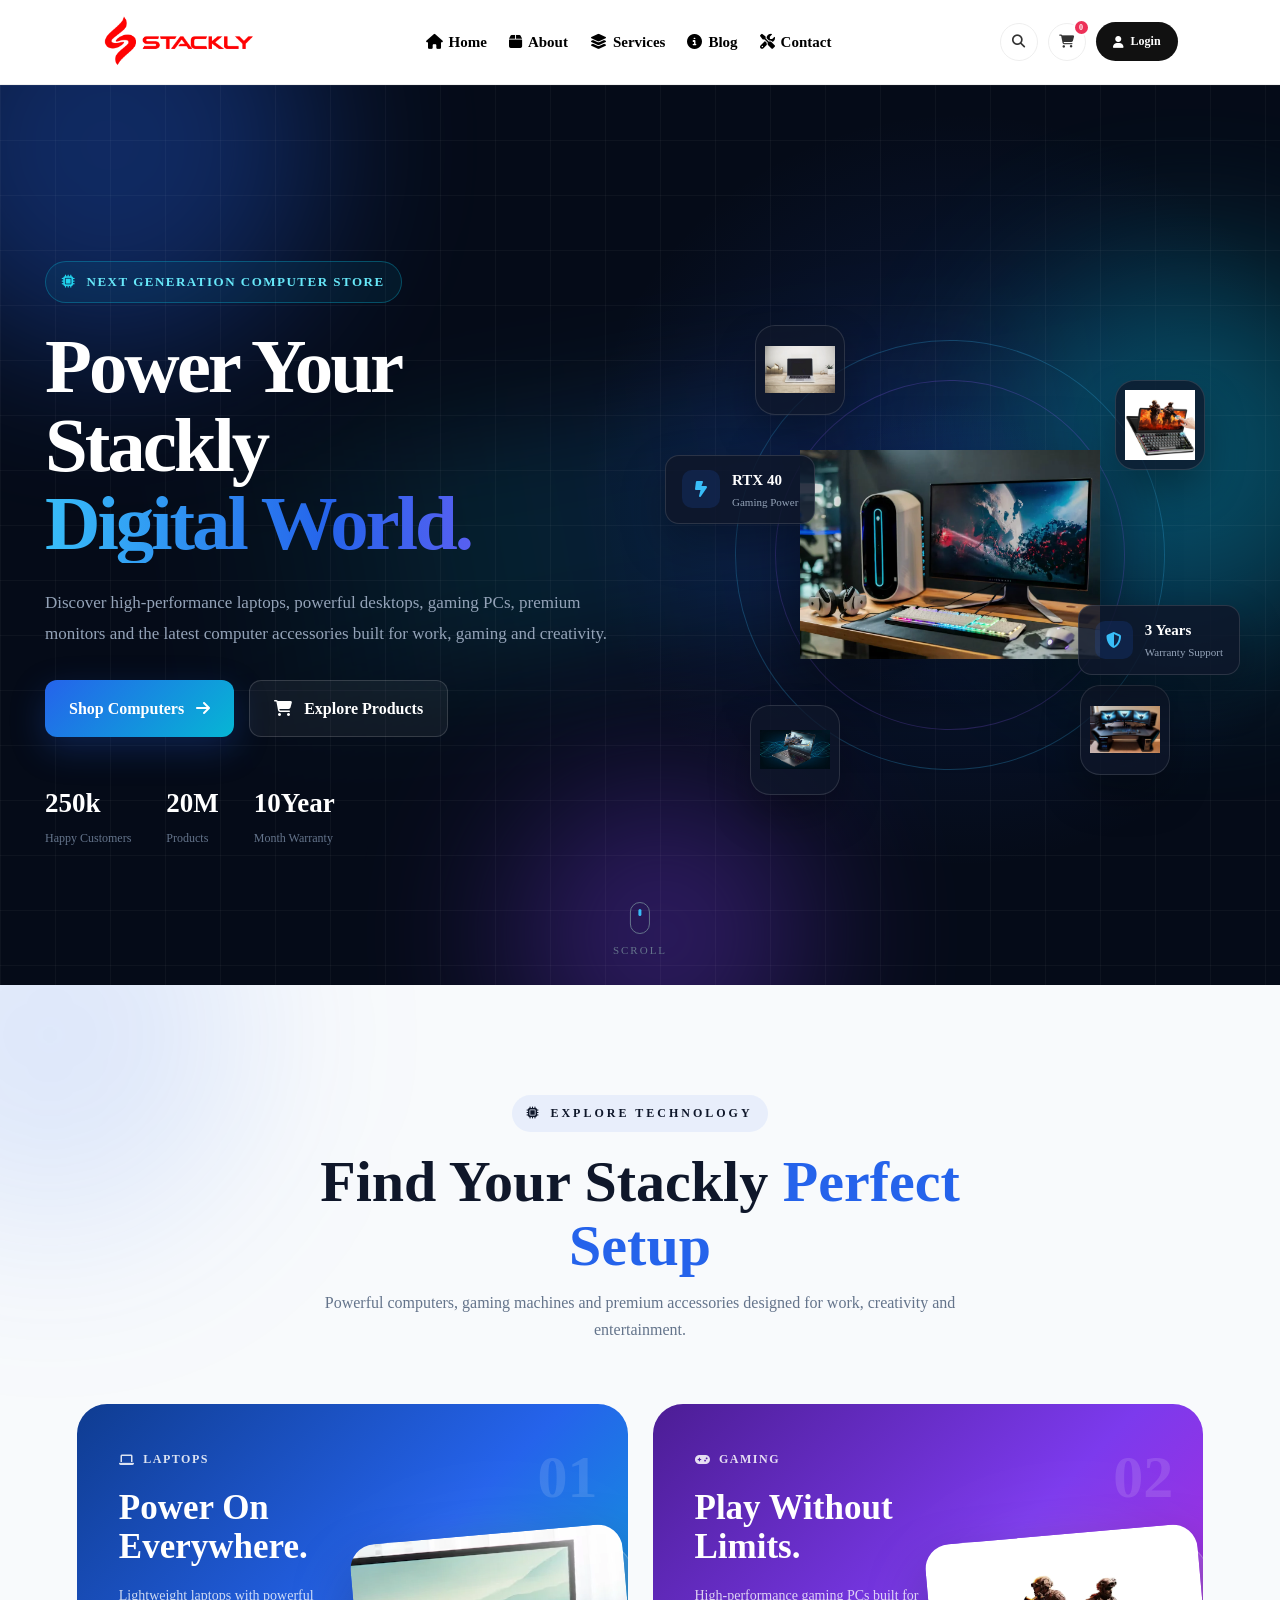
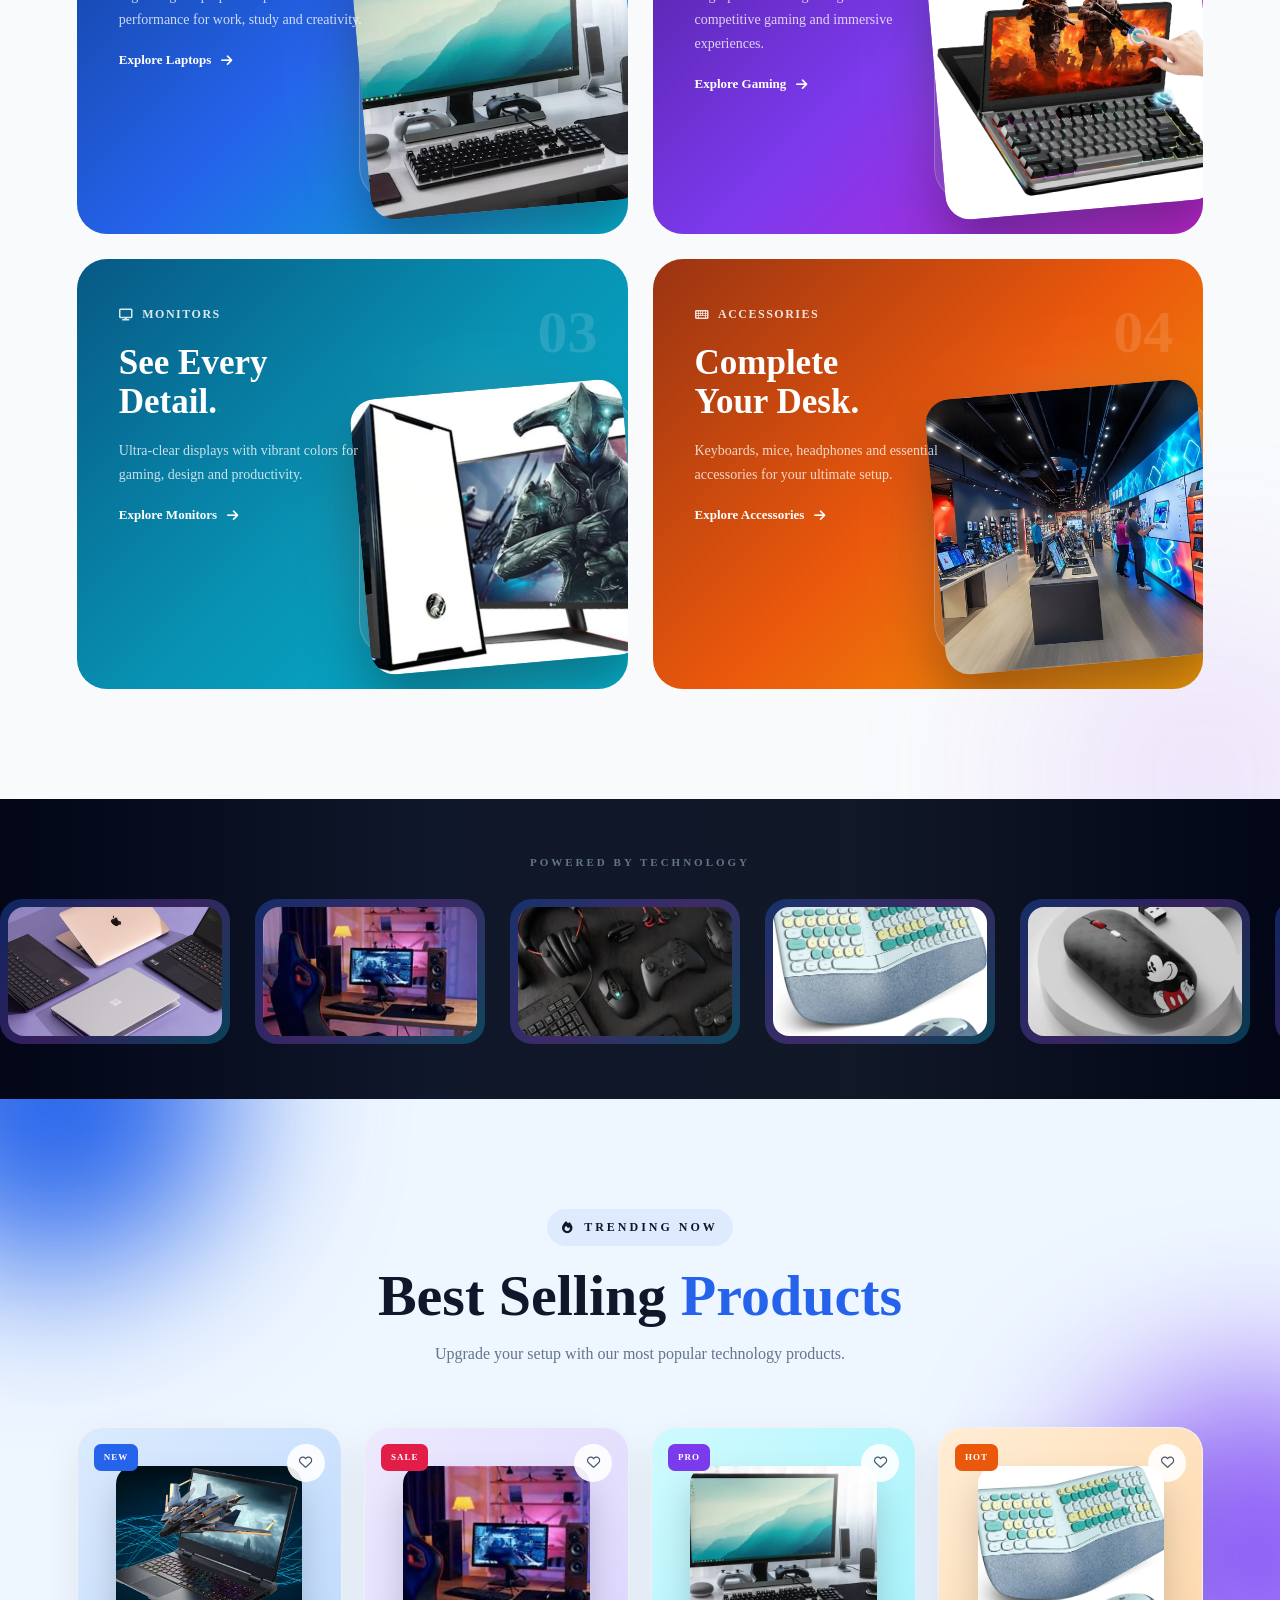
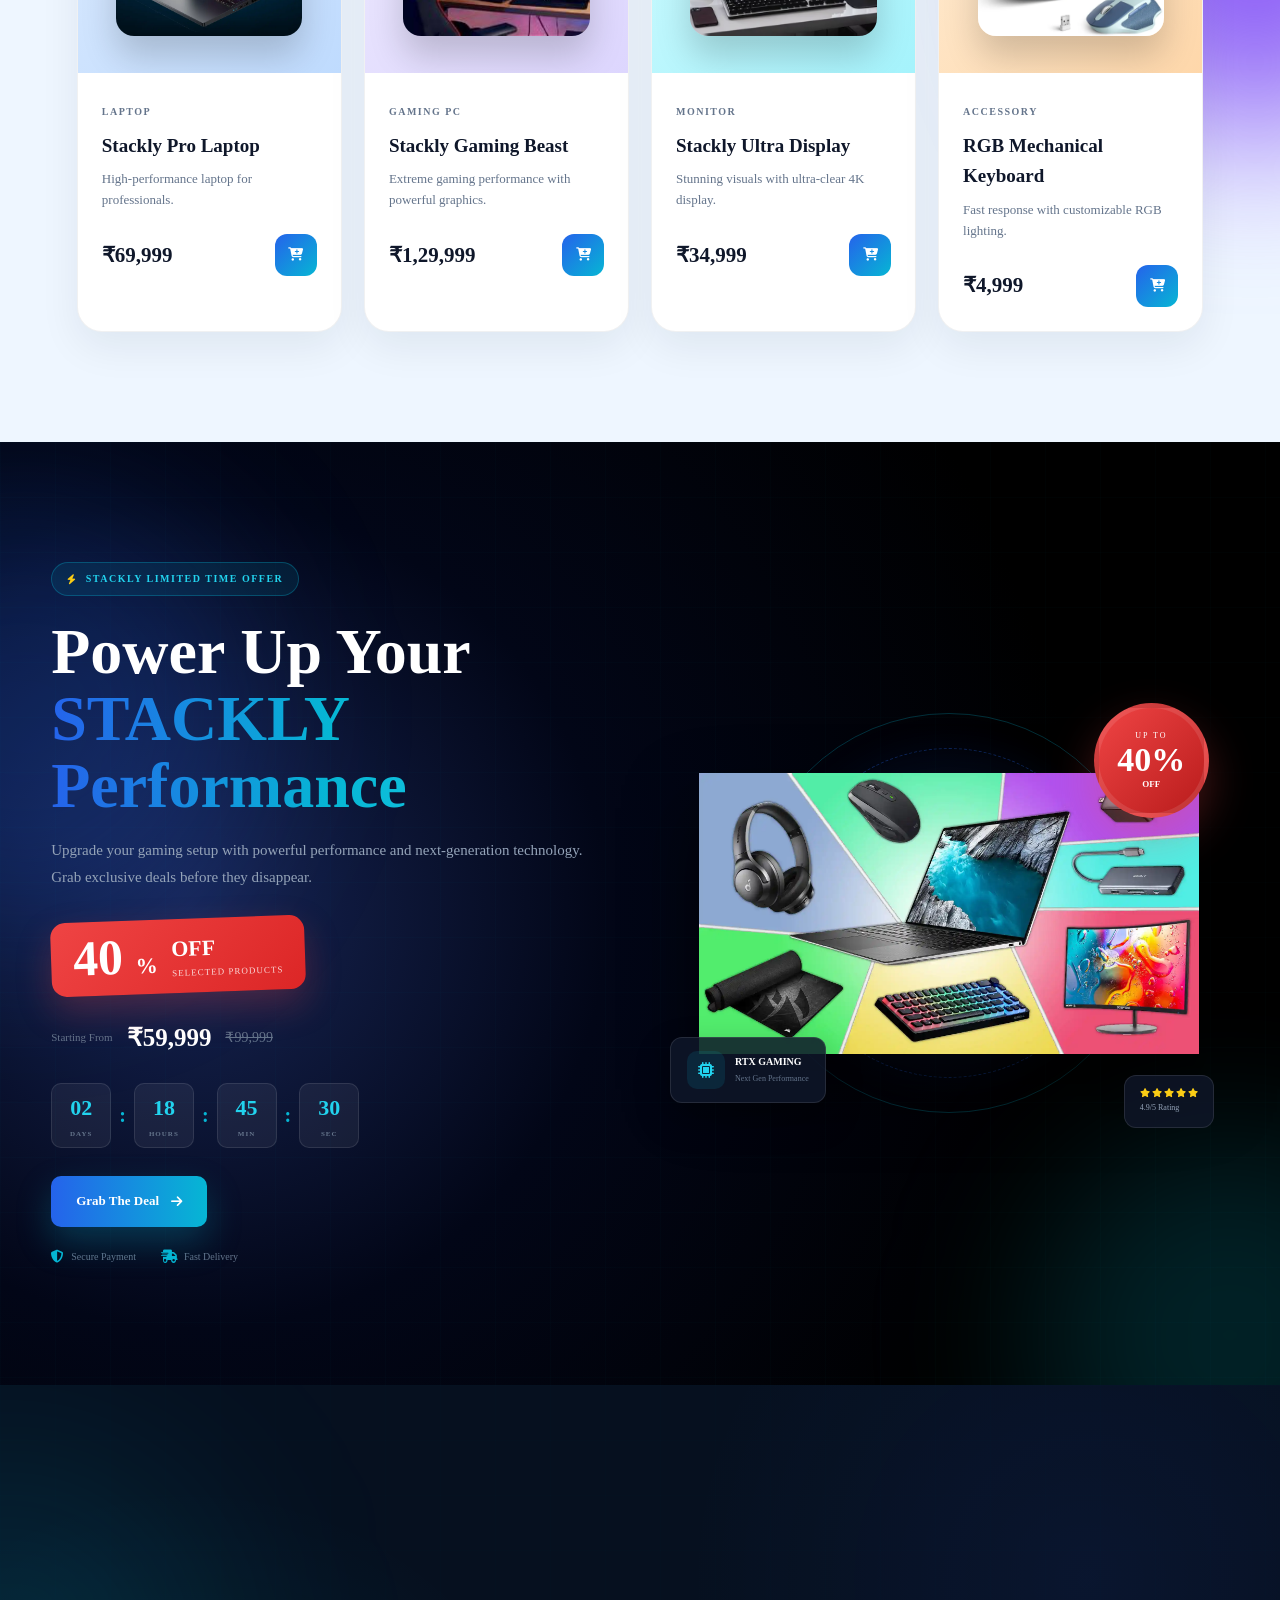
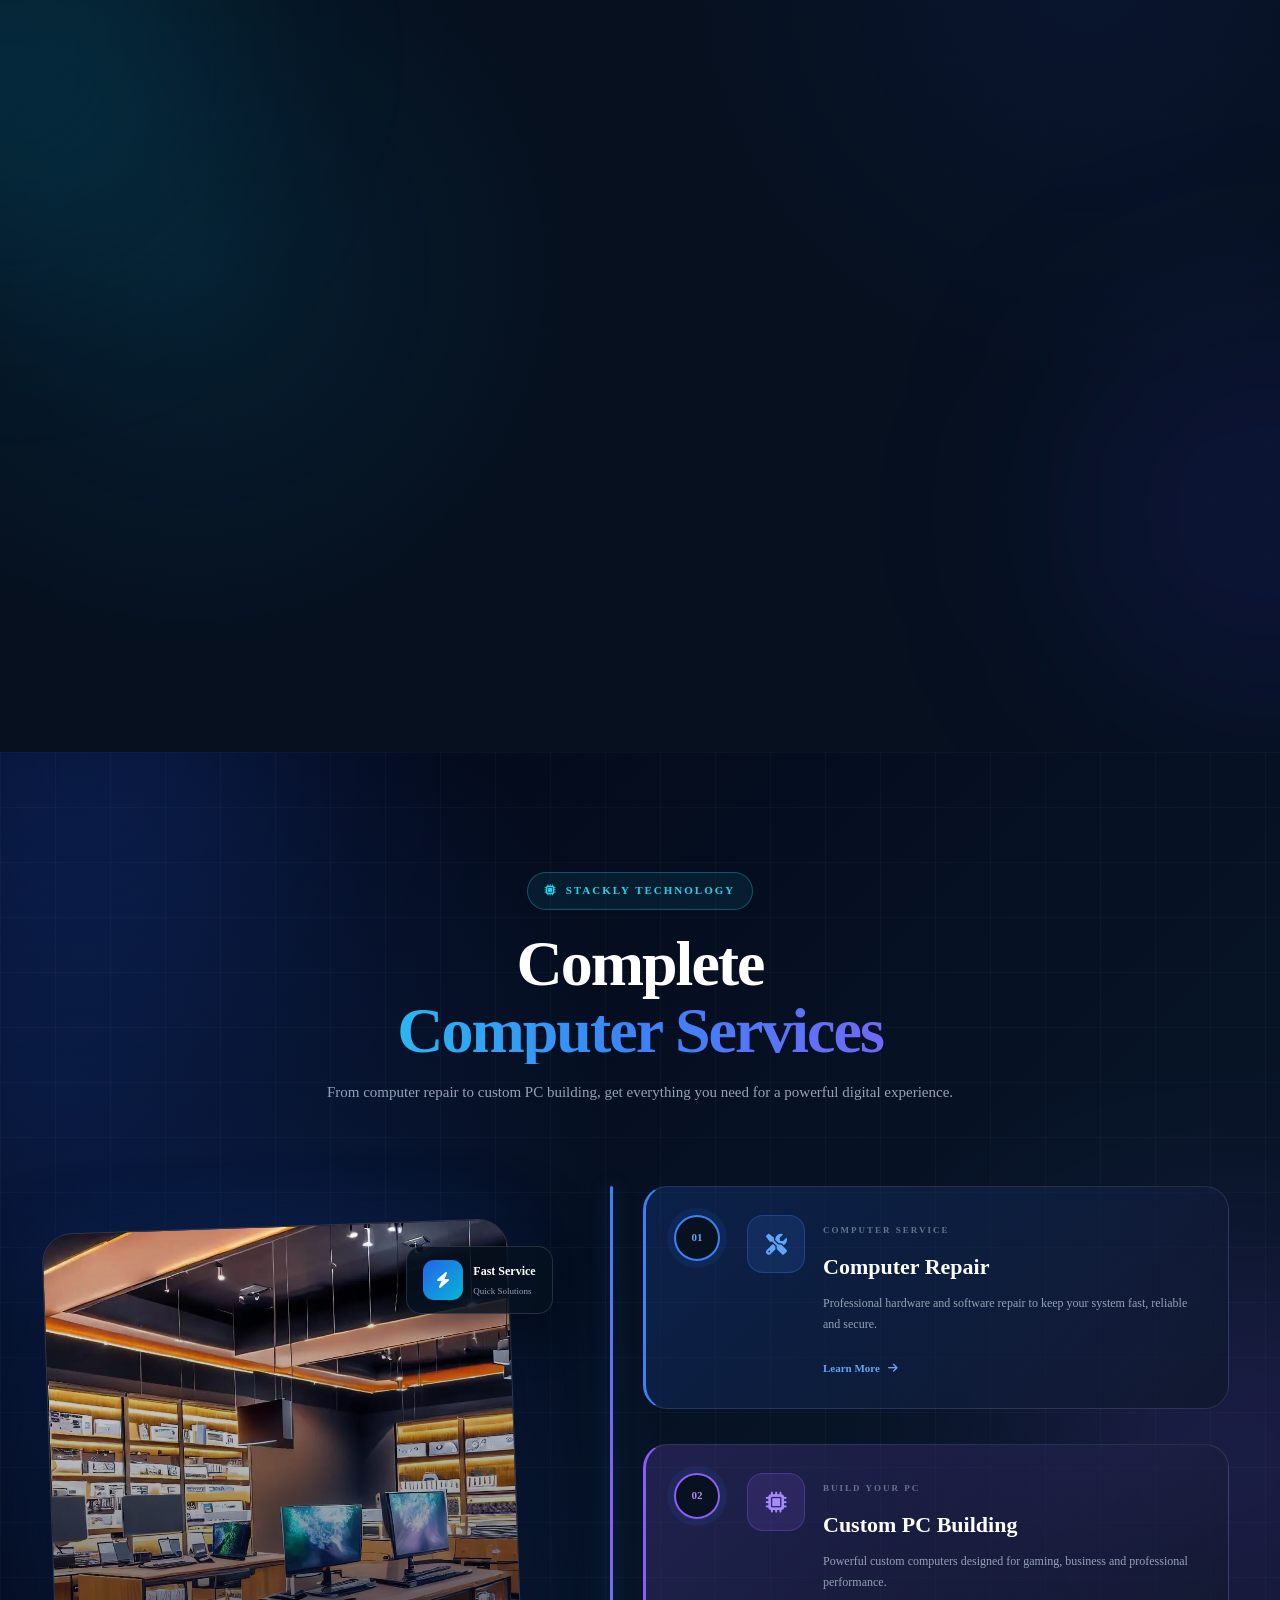
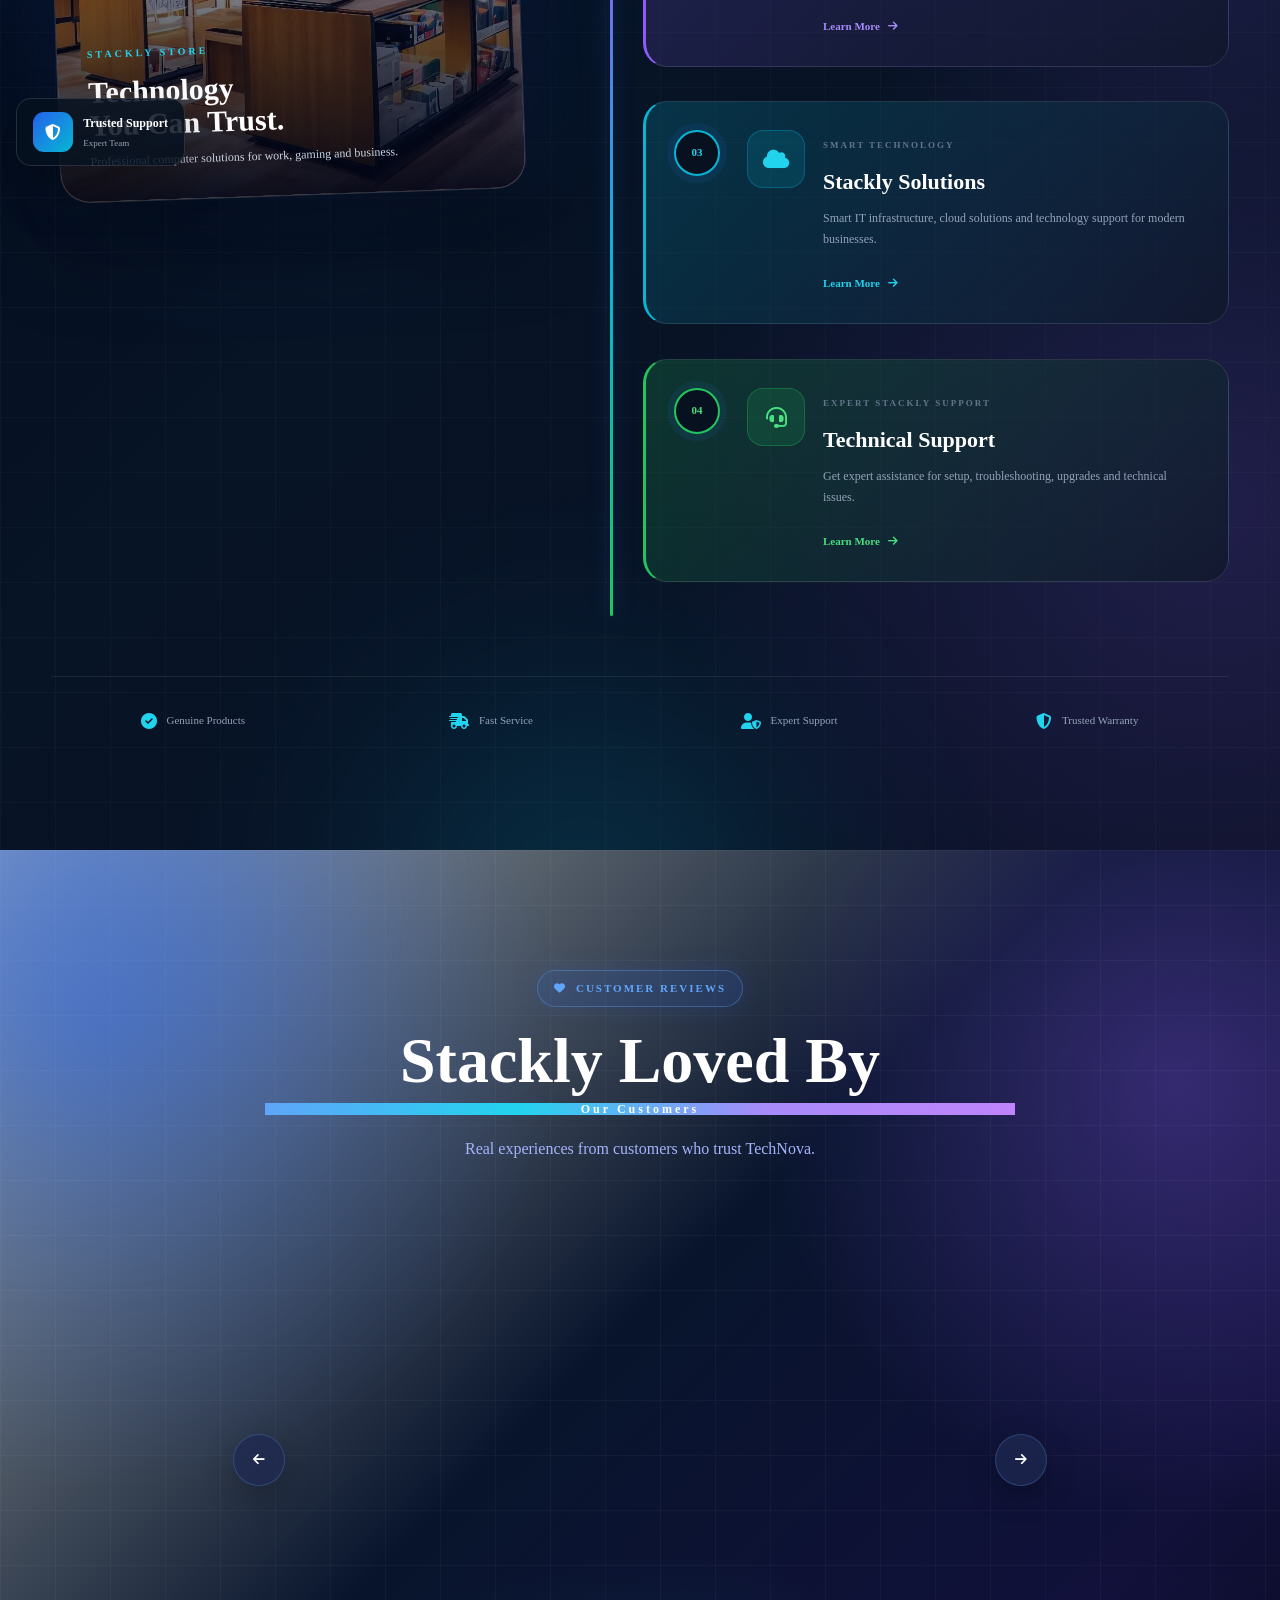
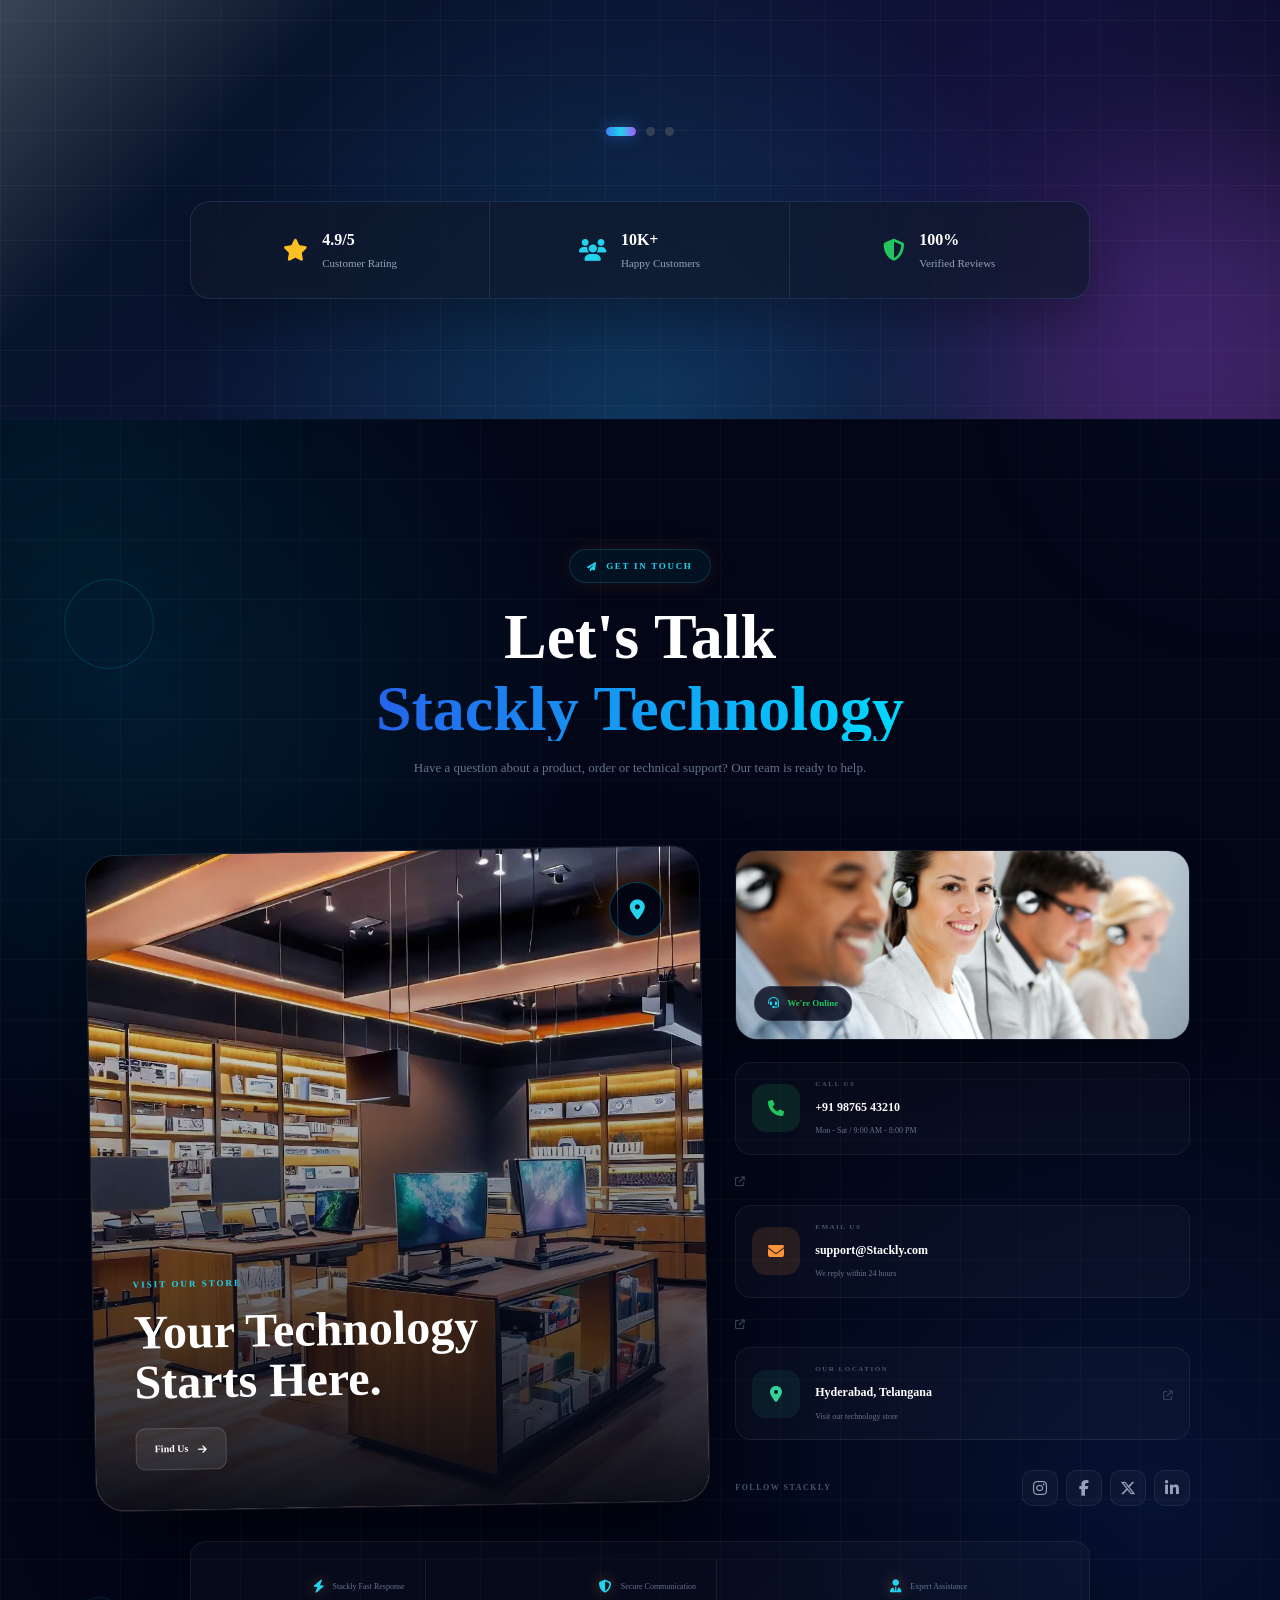
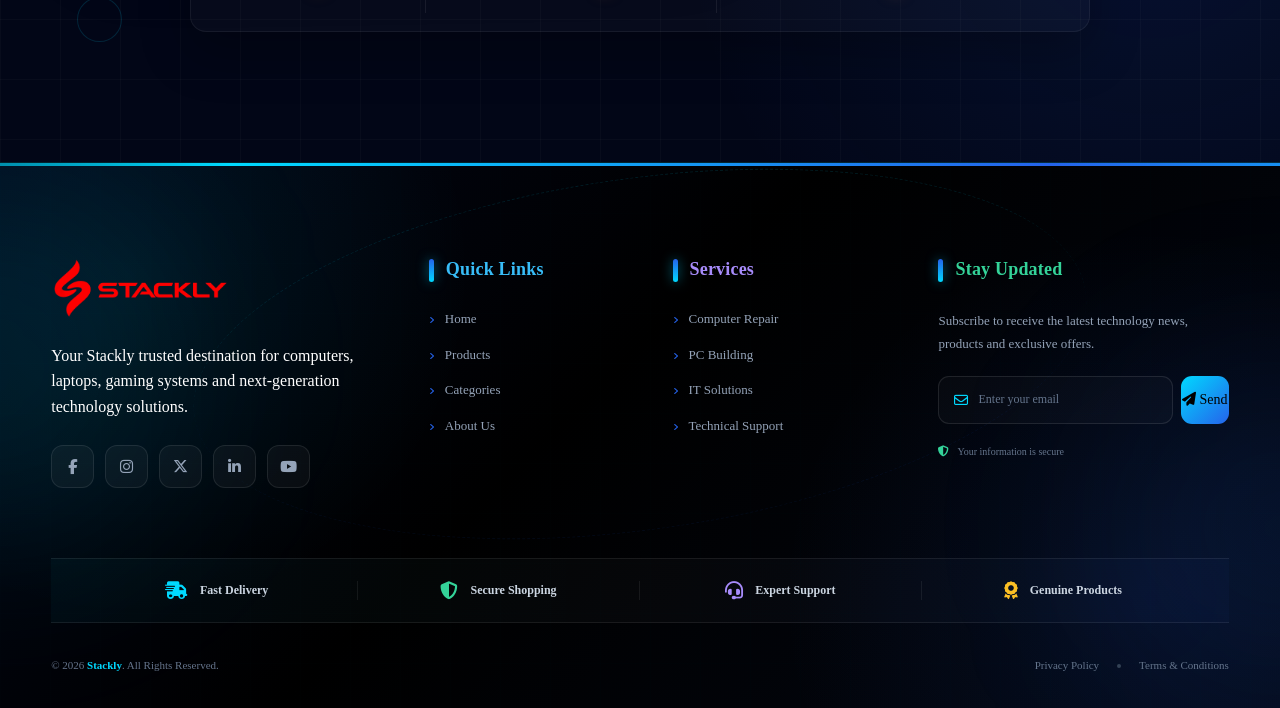
<file: index.html>
<!DOCTYPE html>
<html lang="en">
<head>
    <meta charset="UTF-8">
    <meta name="viewport" content="width=device-width, initial-scale=1.0">

    <title>TechNova - Computer Store</title>

    <!-- CSS -->
    <link rel="stylesheet" href="css/style.css">

    <!-- Font Awesome -->
    <link rel="stylesheet"
          href="https://cdnjs.cloudflare.com/ajax/libs/font-awesome/6.5.2/css/all.min.css">
</head>


<body>



    
     <!-- =====================================================
     HEADER / NAVBAR
====================================================== -->
<header class="site-header" id="header">
<div class="container header-container">

    <!-- ================= LOGO ================= -->
    <a href="index.html" class="site-logo" aria-label="TechNova Home">

        <img
            src="./css/assets/image-12.webp"
            alt=""
            class="logo-image"
        >

    </a>




        <!-- ================= NAVIGATION ================= -->
        <nav class="navbar" id="navbar">
 <a href="index.html" class="nav-link ">
                <i class="fa-solid fa-house"></i>
                <span>Home</span>
            </a>

            <a href="about.html" class="nav-link">
                <i class="fa-solid fa-box"></i>
                <span>About</span>
            </a>

            <a href="services.html" class="nav-link">
                <i class="fa-solid fa-layer-group"></i>
                <span>Services</span>
            </a>

            <a href="blog.html" class="nav-link">
                <i class="fa-solid fa-circle-info"></i>
                <span>Blog</span>
            </a>

            <a href="contact.html" class="nav-link">
                <i class="fa-solid fa-screwdriver-wrench"></i>
                <span>Contact</span>
            </a>

            <!-- Mobile Login -->
            <a href="signup.html" class="mobile-login-btn">
                <i class="fa-solid fa-right-to-bracket"></i>
                <span>Login</span>
            </a>

        </nav>


        <!-- ================= RIGHT ACTIONS ================= -->
        <div class="header-actions">

            <!-- Search -->
           <button
    class="icon-btn"
    id="searchBtn"
    type="button"
    aria-label="Search"
    onclick="window.location.href='404.html'">

    <i class="fa-solid fa-magnifying-glass"></i>

</button>

            <!-- Cart -->
          <button
    class="icon-btn cart-btn"
    id="cartBtn"
    type="button"
    aria-label="Shopping Cart"
    onclick="window.location.href='404.html'">

    <i class="fa-solid fa-cart-shopping"></i>

    <span class="cart-count" id="cartCount">
        0
    </span>

</button>


            <!-- Desktop Login -->
            <a href="login.html" class="login-btn">
                <i class="fa-solid fa-user"></i>
                <span>Login</span>
            </a>


            <!-- Mobile Menu -->
            <button
                class="menu-toggle"
                id="menuToggle"
                type="button"
                aria-label="Open navigation menu"
                aria-expanded="false"
                aria-controls="navbar"
            >
                <span></span>
                <span></span>
                <span></span>
            </button>

        </div>

    </div>

</header>

<!-- ================= 1. COMPUTER STORE HERO ================= -->
<section class="hero computer-hero" id="home">

    <!-- Animated Background -->
    <div class="hero-bg">

        <div class="blob blob-1"></div>
        <div class="blob blob-2"></div>
        <div class="blob blob-3"></div>

        <div class="aurora-sweep"></div>
        <div class="grid-overlay"></div>

        <!-- Particles -->
        <div class="hero-particle-scene" aria-hidden="true">

            <span class="particle p-1"></span>
            <span class="particle p-2"></span>
            <span class="particle p-3"></span>
            <span class="particle p-4"></span>
            <span class="particle p-5"></span>
            <span class="particle p-6"></span>
            <span class="particle p-7"></span>
            <span class="particle p-8"></span>

            <span class="spark sp-1"></span>
            <span class="spark sp-2"></span>
            <span class="spark sp-3"></span>
            <span class="spark sp-4"></span>

        </div>

    </div>

    <div class="hero-vignette"></div>


    <!-- ================= HERO CONTENT ================= -->
    <div class="hero-inner">

        <!-- LEFT CONTENT -->
        <div class="hero-copy">

            <p class="eyebrow" data-aos="fade-up">
                <i class="fa-solid fa-microchip"></i>
                NEXT GENERATION COMPUTER STORE
            </p>

            <h1 data-aos="fade-up" data-aos-delay="100">
                Power Your Stackly
                <span class="text-accent">Digital World.</span>
            </h1>

            <p class="hero-sub" data-aos="fade-up" data-aos-delay="200">
                Discover high-performance laptops, powerful desktops,
                gaming PCs, premium monitors and the latest computer
                accessories built for work, gaming and creativity.
            </p>


            <!-- BUTTONS -->
            <div class="hero-cta"
                 data-aos="fade-up"
                 data-aos-delay="300">

                <a href="404.html" class="btn btn-primary">
                    <span>Shop Computers</span>
                    <i class="fa-solid fa-arrow-right"></i>
                </a>

                <a href="404.html" class="btn btn-ghost">
                    <i class="fa-solid fa-cart-shopping"></i>
                    <span>Explore Products</span>
                </a>

            </div>


            <!-- STATS -->
            <div class="hero-stats"
                 data-aos="fade-up"
                 data-aos-delay="400">

                <div>
                    <strong data-count="2500">250k</strong>
                    <span>Happy Customers</span>
                </div>

                <div>
                    <strong data-count="500">20M</strong>
                    <span>Products</span>
                </div>

                <div>
                    <strong data-count="24">10Year</strong>
                    <span>Month Warranty</span>
                </div>

            </div>

        </div>


        <!-- ================= PRODUCT DISPLAY ================= -->
        <div class="hero-orbit" id="heroOrbit">

            <div class="orbit-ring ring-1"></div>
            <div class="orbit-ring ring-2"></div>


            <!-- MAIN COMPUTER IMAGE -->
            <div class="orbit-center">

                <div class="product-glow"></div>

                <img
                    src="css/assets/image-1.webp"
                    alt="Premium Computer Setup"
                    loading="eager">

            </div>


            <!-- LAPTOP -->
            <div class="orbit-item item-1">

                <img
                    src="css/assets/image-10.webp"
                    alt="Premium Laptop"
                    loading="lazy">

            </div>


            <!-- GAMING COMPUTER -->
            <div class="orbit-item item-2">

                <img
                    src="css/assets/image-14.webp"
                    alt="Gaming Computer"
                    loading="lazy">

            </div>


            <!-- MONITOR -->
            <div class="orbit-item item-3">

                <img
                    src="css/assets/image-4.webp"
                    alt="Computer Monitor"
                    loading="lazy">

            </div>


            <!-- KEYBOARD -->
            <div class="orbit-item item-4">

                <img
                    src="css/assets/image-5.webp"
                    alt="Gaming Keyboard"
                    loading="lazy">

            </div>


            <!-- FLOAT CARD 1 -->
            <div class="float-card card-a">

                <div class="float-icon">
                    <i class="fa-solid fa-bolt-lightning"></i>
                </div>

                <div>
                    <strong>RTX 40</strong>
                    <span>Gaming Power</span>
                </div>

            </div>


            <!-- FLOAT CARD 2 -->
            <div class="float-card card-b">

                <div class="float-icon">
                    <i class="fa-solid fa-shield-halved"></i>
                </div>

                <div>
                    <strong>3 Years</strong>
                    <span>Warranty Support</span>
                </div>

            </div>

        </div>

    </div>


    <!-- SCROLL -->
    <a href="404.html" class="scroll-cue">

        <span></span>

        Scroll

    </a>

</section>
<!-- =========================================================
     2. COMPUTER CATEGORIES
========================================================= -->

<section class="computer-categories" id="categories">

    <div class="category-bg-shape shape-one"></div>
    <div class="category-bg-shape shape-two"></div>

    <div class="section-heading category-heading">

        <span class="section-mini-title">
            <i class="fa-solid fa-microchip"></i>
            EXPLORE TECHNOLOGY
        </span>

        <h2>
            Find Your Stackly
            <strong>Perfect Setup</strong>
        </h2>

        <p>
            Powerful computers, gaming machines and premium accessories
            designed for work, creativity and entertainment.
        </p>

    </div>


    <!-- ================= CATEGORY CARDS ================= -->

    <div class="computer-category-grid">

        <!-- LAPTOP -->
        <article class="computer-category-card category-blue">

            <div class="category-number">01</div>

            <div class="category-content">

                <span>
                    <i class="fa-solid fa-laptop"></i>
                    LAPTOPS
                </span>

                <h3>
                    Power On
                    <br>
                    <strong>Everywhere.</strong>
                </h3>

                <p>
                    Lightweight laptops with powerful performance
                    for work, study and creativity.
                </p>

                <a href="404.html">
                    Explore Laptops
                    <i class="fa-solid fa-arrow-right"></i>
                </a>

            </div>


            <div class="category-image-wrap">

                <div class="category-image-glow"></div>

                <img
                    src="css/assets/image-27.webp"
                    alt="Premium Laptop">

            </div>

        </article>


        <!-- GAMING -->
        <article class="computer-category-card category-purple">

            <div class="category-number">02</div>

            <div class="category-content">

                <span>
                    <i class="fa-solid fa-gamepad"></i>
                    GAMING
                </span>

                <h3>
                    Play Without
                    <br>
                    <strong>Limits.</strong>
                </h3>

                <p>
                    High-performance gaming PCs built for
                    competitive gaming and immersive experiences.
                </p>

                <a href="404.html">
                    Explore Gaming
                    <i class="fa-solid fa-arrow-right"></i>
                </a>

            </div>


            <div class="category-image-wrap">

                <div class="category-image-glow"></div>

                <img
                    src="css/assets/image-14.webp"
                    alt="Gaming Computer">

            </div>

        </article>


        <!-- MONITOR -->
        <article class="computer-category-card category-cyan">

            <div class="category-number">03</div>

            <div class="category-content">

                <span>
                    <i class="fa-solid fa-display"></i>
                    MONITORS
                </span>

                <h3>
                    See Every
                    <br>
                    <strong>Detail.</strong>
                </h3>

                <p>
                    Ultra-clear displays with vibrant colors
                    for gaming, design and productivity.
                </p>

                <a href="404.html">
                    Explore Monitors
                    <i class="fa-solid fa-arrow-right"></i>
                </a>

            </div>


            <div class="category-image-wrap">

                <div class="category-image-glow"></div>

                <img
                    src="css/assets/img21.webp"
                    alt="Computer Monitor">

            </div>

        </article>


        <!-- ACCESSORIES -->
        <article class="computer-category-card category-orange">

            <div class="category-number">04</div>

            <div class="category-content">

                <span>
                    <i class="fa-solid fa-keyboard"></i>
                    ACCESSORIES
                </span>

                <h3>
                    Complete
                    <br>
                    <strong>Your Desk.</strong>
                </h3>

                <p>
                    Keyboards, mice, headphones and essential
                    accessories for your ultimate setup.
                </p>

                <a href="404.html">
                    Explore Accessories
                    <i class="fa-solid fa-arrow-right"></i>
                </a>

            </div>


            <div class="category-image-wrap">

                <div class="category-image-glow"></div>

                <img
                    src="css/assets/image-24.webp"
                    alt="Computer Accessories">

            </div>

        </article>

    </div>

</section>



<!-- =========================================================
     PRODUCT IMAGE MARQUEE
========================================================= -->

<section class="tech-marquee">

    <div class="marquee-heading">
        <span>POWERED BY TECHNOLOGY</span>
    </div>


    <div class="marquee-wrapper">

        <div class="marquee-track">

            <!-- SET 1 -->

            <div class="marquee-product">
                <img
                    src="css/assets/image-13.webp"
                    alt="Laptop">
            </div>

            <div class="marquee-product">
                <img
                    src="css/assets/image-15.webp"
                    alt="Gaming PC">
            </div>

            <div class="marquee-product">
                <img
                    src="css/assets/img15.webp"
                    alt="Monitor">
            </div>

            <div class="marquee-product">
                <img
                    src="css/assets/img5.webp"
                    alt="Keyboard">
            </div>

            <div class="marquee-product">
                <img
                    src="css/assets/img22.webp"
                    alt="Gaming Mouse">
            </div>

            <div class="marquee-product">
                <img
                    src="css/assets/image-3.webp"
                    alt="Headphones">
            </div>


            <!-- SET 2 - DUPLICATE FOR INFINITE LOOP -->

            <div class="marquee-product">
                <img
                    src="css/assets/img4.webp"
                    alt="Laptop">
            </div>

            <div class="marquee-product">
                <img
                    src="css/assets/image-23.webp"
                    alt="Gaming PC">
            </div>

            <div class="marquee-product">
                <img
                    src="css/assets/img6.webp"
                    alt="Monitor">
            </div>

            <div class="marquee-product">
                <img
                    src="css/assets/img21.webp"
                    alt="Keyboard">
            </div>

            <div class="marquee-product">
                <img
                    src="css/assets/img15.webp"
                    alt="Gaming Mouse">
            </div>

            <div class="marquee-product">
                <img
                    src="css/assets/image-3.webp"
                    alt="Headphones">
            </div>

        </div>

    </div>

</section>



<!-- =========================================================
     3. FEATURED PRODUCTS
========================================================= -->

<section class="featured-products" id="products">

    <div class="products-bg-circle circle-one"></div>
    <div class="products-bg-circle circle-two"></div>

    <div class="section-heading">

        <span class="section-mini-title">
            <i class="fa-solid fa-fire"></i>
            TRENDING NOW
        </span>

        <h2>
            Best Selling
            <strong>Products</strong>
        </h2>

        <p>
            Upgrade your setup with our most popular technology products.
        </p>

    </div>


    <div class="featured-product-grid">


        <!-- PRODUCT 1 -->
        <article class="featured-product-card">

            <div class="featured-image blue-image">

                <span class="product-label">NEW</span>

               <button
    class="product-heart"
    type="button"
    onclick="window.location.href='404.html'"
    aria-label="Add to wishlist">

    <i class="fa-regular fa-heart"></i>

</button>

                <img
                    src="css/assets/image-5.webp"
                    alt="Premium Laptop">

            </div>


            <div class="featured-info">

                <span>LAPTOP</span>

                <h3>Stackly Pro Laptop</h3>

                <p>
                    High-performance laptop for professionals.
                </p>

                <div class="featured-bottom">

                    <strong>₹69,999</strong>

                   
              <button
    type="button"
    class="cart-button"
    onclick="window.location.href='404.html'"
    aria-label="Add to cart">

    <i class="fa-solid fa-cart-plus"></i>

</button>

                </div>

            </div>

        </article>


        <!-- PRODUCT 2 -->
        <article class="featured-product-card">

            <div class="featured-image purple-image">

                <span class="product-label sale-label">
                    SALE
                </span>

              <button
    class="product-heart"
    type="button"
    onclick="window.location.href='404.html'"
    aria-label="Add to wishlist">

    <i class="fa-regular fa-heart"></i>

</button>

                <img
                    src="css/assets/image-15.webp"
                    alt="Gaming PC">

            </div>


            <div class="featured-info">

                <span>GAMING PC</span>

                <h3>Stackly Gaming Beast</h3>

                <p>
                    Extreme gaming performance with powerful graphics.
                </p>

                <div class="featured-bottom">

                    <strong>₹1,29,999</strong>

              <button
    type="button"
    class="cart-button"
    onclick="window.location.href='404.html'"
    aria-label="Add to cart">

    <i class="fa-solid fa-cart-plus"></i>

</button>
                </div>

            </div>

        </article>


        <!-- PRODUCT 3 -->
        <article class="featured-product-card">

            <div class="featured-image cyan-image">

                <span class="product-label pro-label">
                    PRO
                </span>

        <button
    class="product-heart"
    type="button"
    onclick="window.location.href='404.html'"
    aria-label="Add to wishlist">

    <i class="fa-regular fa-heart"></i>

</button>

                <img
                    src="css/assets/image-27.webp"
                    alt="Premium Monitor">

            </div>


            <div class="featured-info">

                <span>MONITOR</span>

                <h3>Stackly Ultra Display</h3>

                <p>
                    Stunning visuals with ultra-clear 4K display.
                </p>

                <div class="featured-bottom">

                    <strong>₹34,999</strong>

                   
              <button
    type="button"
    class="cart-button"
    onclick="window.location.href='404.html'"
    aria-label="Add to cart">

    <i class="fa-solid fa-cart-plus"></i>

</button>

                </div>

            </div>

        </article>


        <!-- PRODUCT 4 -->
        <article class="featured-product-card">

            <div class="featured-image orange-image">

                <span class="product-label hot-label">
                    HOT
                </span>

        <button
    class="product-heart"
    type="button"
    onclick="window.location.href='404.html'"
    aria-label="Add to wishlist">

    <i class="fa-regular fa-heart"></i>

</button>


                <img
                    src="css/assets/img5.webp"
                    alt="Gaming Keyboard">

            </div>


            <div class="featured-info">

                <span>ACCESSORY</span>

                <h3>RGB Mechanical Keyboard</h3>

                <p>
                    Fast response with customizable RGB lighting.
                </p>

                <div class="featured-bottom">

                    <strong>₹4,999</strong>

                   
              <button
    type="button"
    class="cart-button"
    onclick="window.location.href='404.html'"
    aria-label="Add to cart">

    <i class="fa-solid fa-cart-plus"></i>

</button>

                </div>

            </div>

        </article>

    </div>

</section>

<!-- =====================================================
     5. OFFER / DEAL SECTION
====================================================== -->

<section class="offer-section" id="offers">

    <!-- Background Effects -->
    <div class="offer-orb offer-orb-one"></div>
    <div class="offer-orb offer-orb-two"></div>

    <div class="offer-grid"></div>

    <div class="container">

        <div class="offer-content">


            <!-- =========================================
                 LEFT CONTENT
            ========================================== -->

            <div class="offer-text">

                <span class="offer-tag">
                    <i class="fa-solid fa-bolt"></i>
                     STACKLY LIMITED TIME OFFER
                </span>


                <h2>
                    Power Up Your
                    <span>STACKLY Performance</span>
                </h2>


                <p>
                    Upgrade your gaming setup with powerful
                    performance and next-generation technology.
                    Grab exclusive deals before they disappear.
                </p>


                <!-- Discount Box -->

                <div class="discount-box">

                    <div class="discount-number">
                        40
                        <small>%</small>
                    </div>

                    <div class="discount-text">
                        <strong>OFF</strong>
                        <span>SELECTED PRODUCTS</span>
                    </div>

                </div>


                <!-- Price -->

                <div class="offer-price">

                    <span>Starting From</span>

                    <strong>
                        ₹59,999
                    </strong>

                    <del>
                        ₹99,999
                    </del>

                </div>


                <!-- Countdown -->

                <div class="deal-timer">

                    <div class="timer-box">
                        <strong id="offerDays">02</strong>
                        <span>DAYS</span>
                    </div>

                    <div class="timer-colon">:</div>

                    <div class="timer-box">
                        <strong id="offerHours">18</strong>
                        <span>HOURS</span>
                    </div>

                    <div class="timer-colon">:</div>

                    <div class="timer-box">
                        <strong id="offerMinutes">45</strong>
                        <span>MIN</span>
                    </div>

                    <div class="timer-colon">:</div>

                    <div class="timer-box">
                        <strong id="offerSeconds">30</strong>
                        <span>SEC</span>
                    </div>

                </div>


                <!-- Button -->

                <a href="404.html" class="offer-btn">

                    <span>
                        Grab The Deal
                    </span>

                    <i class="fa-solid fa-arrow-right"></i>

                </a>


                <!-- Trust -->

                <div class="offer-trust">

                    <div>
                        <i class="fa-solid fa-shield-halved"></i>
                        Secure Payment
                    </div>

                    <div>
                        <i class="fa-solid fa-truck-fast"></i>
                        Fast Delivery
                    </div>

                </div>

            </div>



            <!-- =========================================
                 RIGHT IMAGE
            ========================================== -->

            <div class="offer-image">

                <!-- Glow -->

                <div class="pc-glow"></div>


                <!-- Rotating Ring -->

                <div class="pc-ring ring-one"></div>

                <div class="pc-ring ring-two"></div>


                <!-- Gaming PC -->

                <img
                    src="css/assets/img24.webp"
                    alt="Gaming PC"
                >


                <!-- Floating Discount -->

                <div class="floating-discount">

                    <span>UP TO</span>

                    <strong>
                        40%
                    </strong>

                    <small>OFF</small>

                </div>


                <!-- Floating Gaming Card -->

                <div class="floating-spec">

                    <i class="fa-solid fa-microchip"></i>

                    <div>
                        <strong>
                            RTX GAMING
                        </strong>

                        <span>
                            Next Gen Performance
                        </span>
                    </div>

                </div>


                <!-- Floating Rating -->

                <div class="floating-rating">

                    <div class="rating-stars">

                        <i class="fa-solid fa-star"></i>
                        <i class="fa-solid fa-star"></i>
                        <i class="fa-solid fa-star"></i>
                        <i class="fa-solid fa-star"></i>
                        <i class="fa-solid fa-star"></i>

                    </div>

                    <span>
                        4.9/5 Rating
                    </span>

                </div>

            </div>

        </div>

    </div>

</section>

<!-- =====================================================
     6. ABOUT SECTION
===================================================== -->

<section class="about-section" id="about">

    <!-- Background -->
    <div class="about-bg-circle about-bg-one"></div>
    <div class="about-bg-circle about-bg-two"></div>
    <div class="about-grid"></div>

    <div class="about-container">

        <!-- ================= ABOUT IMAGE ================= -->

        <div class="about-image">

            <div class="about-image-frame">

                <span class="image-line line-one"></span>
                <span class="image-line line-two"></span>

                <img
                    src="css/assets/img25.webp"
                    alt="TechNova Computer Store"
                >

            </div>

            <!-- Experience -->
            <div class="experience-card">

                <strong>10+</strong>

                <span>
                    Years Experience
                </span>

            </div>

            <!-- Trusted -->
            <div class="about-floating-badge">

                <div class="badge-icon">
                    <i class="fa-solid fa-shield-halved"></i>
                </div>

                <div class="badge-text">

                    <strong>100%</strong>

                    <span>
                        Trusted
                    </span>

                </div>

            </div>

            <!-- Dots -->
            <div class="about-dots"></div>

            <!-- Floating Icons -->
            <div class="floating-tech-icon tech-one">
                <i class="fa-solid fa-laptop"></i>
            </div>

            <div class="floating-tech-icon tech-two">
                <i class="fa-solid fa-microchip"></i>
            </div>

        </div>


        <!-- ================= ABOUT CONTENT ================= -->

        <div class="about-content">

            <span class="section-tag">

                <i class="fa-solid fa-bolt"></i>

               STACKLY ABOUT TECHNOVA

            </span>

            <h2>

                Technology That

                <span>
                    Moves You Forward
                </span>

            </h2>

            <p class="about-description">

                Stackly is your trusted destination for computers,
                laptops, gaming systems and technology accessories.
                We bring modern technology closer to you with
                quality products and expert service.

            </p>

            <p class="about-description second">

                From everyday computing to powerful gaming systems,
                our team helps you choose the right technology for
                your needs at competitive prices.

            </p>


            <!-- Features -->

            <div class="about-list">

                <div class="about-feature">

                    <div class="about-check">
                        <i class="fa-solid fa-check"></i>
                    </div>

                    <div>

                        <strong>
                            Genuine Products
                        </strong>

                        <span>
                            100% original technology products
                        </span>

                    </div>

                </div>


                <div class="about-feature">

                    <div class="about-check">
                        <i class="fa-solid fa-check"></i>
                    </div>

                    <div>

                        <strong>
                            Trusted Brands
                        </strong>

                        <span>
                            Premium brands you can trust
                        </span>

                    </div>

                </div>


                <div class="about-feature">

                    <div class="about-check">
                        <i class="fa-solid fa-check"></i>
                    </div>

                    <div>

                        <strong>
                            Expert Technical Support
                        </strong>

                        <span>
                            Professional support whenever needed
                        </span>

                    </div>

                </div>


                <div class="about-feature">

                    <div class="about-check">
                        <i class="fa-solid fa-check"></i>
                    </div>

                    <div>

                        <strong>
                            Easy Returns
                        </strong>

                        <span>
                            Simple and customer-friendly returns
                        </span>

                    </div>

                </div>

            </div>


            <!-- Button -->

            <a
                href="404.html"
                class="about-btn"
            >

                <span>
                    Learn More
                </span>

                <i class="fa-solid fa-arrow-right"></i>

            </a>

        </div>

    </div>

</section>



<!-- =====================================================
     SERVICES - MOVING SCROLL DESIGN
===================================================== -->

<section class="tech-services" id="services">

    <!-- BACKGROUND -->
    <div class="tech-bg">
        <span class="bg-circle circle-one"></span>
        <span class="bg-circle circle-two"></span>
        <span class="bg-circle circle-three"></span>
        <div class="tech-grid"></div>
    </div>


    <div class="tech-container">

        <!-- ================= HEADING ================= -->

        <div class="tech-heading">

            <span class="tech-tag">
                <i class="fa-solid fa-microchip"></i>
                STACKLY TECHNOLOGY
            </span>

            <h2>
                Complete
                <span>Computer Services</span>
            </h2>

            <p>
                From computer repair to custom PC building,
                get everything you need for a powerful digital experience.
            </p>

        </div>


        <!-- ================= MAIN AREA ================= -->

        <div class="tech-layout">


            <!-- =========================================
                 LEFT IMAGE
            ========================================== -->

            <div class="tech-image-area">

                <div class="image-glow"></div>

                <div class="tech-image-box">

                    <img
                        src="css/assets/img18.webp"
                        alt="Computer Store Services"
                    >

                    <div class="tech-image-overlay"></div>

                    <div class="image-text">

                        <span>STACKLY STORE</span>

                        <h3>
                            Technology<br>
                            You Can Trust.
                        </h3>

                        <p>
                            Professional computer solutions
                            for work, gaming and business.
                        </p>

                    </div>

                </div>


                <!-- FLOAT CARD -->

                <div class="image-float float-one">

                    <i class="fa-solid fa-bolt"></i>

                    <div>
                        <strong>Fast Service</strong>
                        <span>Quick Solutions</span>
                    </div>

                </div>


                <div class="image-float float-two">

                    <i class="fa-solid fa-shield-halved"></i>

                    <div>
                        <strong>Trusted Support</strong>
                        <span>Expert Team</span>
                    </div>

                </div>

            </div>


            <!-- =========================================
                 RIGHT MOVING SERVICES
            ========================================== -->

            <div class="moving-services">


                <!-- SERVICE 01 -->

                <article class="moving-card service-blue">

                    <div class="moving-number">
                        01
                    </div>

                    <div class="moving-icon">
                        <i class="fa-solid fa-screwdriver-wrench"></i>
                    </div>

                    <div class="moving-content">

                        <span>COMPUTER SERVICE</span>

                        <h3>
                            Computer Repair
                        </h3>

                        <p>
                            Professional hardware and software
                            repair to keep your system fast,
                            reliable and secure.
                        </p>

                        <a href="404.html">
                            Learn More
                            <i class="fa-solid fa-arrow-right"></i>
                        </a>

                    </div>

                </article>


                <!-- SERVICE 02 -->

                <article class="moving-card service-purple">

                    <div class="moving-number">
                        02
                    </div>

                    <div class="moving-icon">
                        <i class="fa-solid fa-microchip"></i>
                    </div>

                    <div class="moving-content">

                        <span>BUILD YOUR PC</span>

                        <h3>
                            Custom PC Building
                        </h3>

                        <p>
                            Powerful custom computers designed
                            for gaming, business and professional
                            performance.
                        </p>

                        <a href="404.html">
                            Learn More
                            <i class="fa-solid fa-arrow-right"></i>
                        </a>

                    </div>

                </article>


                <!-- SERVICE 03 -->

                <article class="moving-card service-cyan">

                    <div class="moving-number">
                        03
                    </div>

                    <div class="moving-icon">
                        <i class="fa-solid fa-cloud"></i>
                    </div>

                    <div class="moving-content">

                        <span>SMART TECHNOLOGY</span>

                        <h3>
                         Stackly  Solutions
                        </h3>

                        <p>
                            Smart IT infrastructure, cloud solutions
                            and technology support for modern businesses.
                        </p>

                        <a href="404.html">
                            Learn More
                            <i class="fa-solid fa-arrow-right"></i>
                        </a>

                    </div>

                </article>


                <!-- SERVICE 04 -->

                <article class="moving-card service-green">

                    <div class="moving-number">
                        04
                    </div>

                    <div class="moving-icon">
                        <i class="fa-solid fa-headset"></i>
                    </div>

                    <div class="moving-content">

                        <span>EXPERT  STACKLY SUPPORT</span>

                        <h3>
                            Technical Support
                        </h3>

                        <p>
                            Get expert assistance for setup,
                            troubleshooting, upgrades and technical issues.
                        </p>

                        <a href="404.html">
                            Learn More
                            <i class="fa-solid fa-arrow-right"></i>
                        </a>

                    </div>

                </article>


            </div>

        </div>


        <!-- ================= BOTTOM ================= -->

        <div class="tech-bottom">

            <div>
                <i class="fa-solid fa-circle-check"></i>
                <span>Genuine Products</span>
            </div>

            <div>
                <i class="fa-solid fa-truck-fast"></i>
                <span>Fast Service</span>
            </div>

            <div>
                <i class="fa-solid fa-user-shield"></i>
                <span>Expert Support</span>
            </div>

            <div>
                <i class="fa-solid fa-shield-halved"></i>
                <span>Trusted Warranty</span>
            </div>

        </div>

    </div>

</section>


<!-- =====================================================
     8. REVIEWS SECTION
====================================================== -->

<section class="reviews-section" id="reviews">

    <!-- Background Effects -->

    <div class="review-glow review-glow-one"></div>
    <div class="review-glow review-glow-two"></div>

    <div class="container">

        <!-- Heading -->

        <div class="section-heading reviews-heading">

            <span class="section-tag">
                <i class="fa-solid fa-heart"></i>
                CUSTOMER REVIEWS
            </span>

            <h2>
                Stackly Loved By
                <span>Our Customers</span>
            </h2>

            <p>
                Real experiences from customers who trust TechNova.
            </p>

        </div>


        <!-- =================================================
             REVIEW SLIDER
        ================================================== -->

        <div class="review-slider">


            <!-- LEFT ARROW -->

            <button
                class="review-arrow review-prev"
                type="button"
                aria-label="Previous review"
            >
                <i class="fa-solid fa-arrow-left"></i>
            </button>


            <!-- REVIEW CARD -->

            <div class="review-card">


                <!-- Quote -->

                <div class="quote-icon">
                    <i class="fa-solid fa-quote-left"></i>
                </div>


                <!-- Customer Image -->

                <div class="review-image-wrap">

                    <div class="review-image-ring"></div>

                    <img
                        id="reviewImage"
                        src="css/assets/asian_11zon.webp"
                        alt="Rahul Kumar"
                    >

                    <div class="verified-icon">
                        <i class="fa-solid fa-check"></i>
                    </div>

                </div>


                <!-- Stars -->

                <div
                    class="review-stars"
                    id="reviewStars"
                >
                    ★★★★★
                </div>


                <!-- Review -->

                <p
                    class="review-text"
                    id="reviewText"
                >
                    "Amazing shopping experience. The laptop quality
                    is excellent and delivery was very fast."
                </p>


                <!-- User -->

                <div class="review-user">

                    <strong id="reviewName">
                        Rahul Kumar
                    </strong>

                    <span id="reviewRole">
                        Verified Customer
                    </span>

                </div>


                <!-- Counter -->

                <div class="review-counter">

                    <span id="reviewCurrent">
                        01
                    </span>

                    <div class="counter-line"></div>

                    <span>
                        03
                    </span>

                </div>

            </div>


            <!-- RIGHT ARROW -->

            <button
                class="review-arrow review-next"
                type="button"
                aria-label="Next review"
            >
                <i class="fa-solid fa-arrow-right"></i>
            </button>

        </div>




        

        <!-- =================================================
             DOTS
        ================================================== -->

        <div class="review-dots">

            <button
                class="review-dot active"
                data-review="0"
                aria-label="Review 1"
            ></button>

            <button
                class="review-dot"
                data-review="1"
                aria-label="Review 2"
            ></button>

            <button
                class="review-dot"
                data-review="2"
                aria-label="Review 3"
            ></button>

        </div>


        <!-- Bottom Trust -->

        <div class="review-trust">

            <div class="trust-item">

                <i class="fa-solid fa-star"></i>

                <div>
                    <strong>4.9/5</strong>
                    <span>Customer Rating</span>
                </div>

            </div>


            <div class="trust-item">

                <i class="fa-solid fa-users"></i>

                <div>
                    <strong>10K+</strong>
                    <span>Happy Customers</span>
                </div>

            </div>


            <div class="trust-item">

                <i class="fa-solid fa-shield-halved"></i>

                <div>
                    <strong>100%</strong>
                    <span>Verified Reviews</span>
                </div>

            </div>

        </div>

    </div>

</section>

<!-- =====================================================
     CONTACT SECTION - BIG IMAGE DESIGN
====================================================== -->

<section class="contact-section-new" id="contact">

    <!-- Background -->

    <div class="contact-bg-glow contact-glow-one"></div>
    <div class="contact-bg-glow contact-glow-two"></div>

    <div class="contact-floating contact-shape-one"></div>
    <div class="contact-floating contact-shape-two"></div>


    <div class="container">

        <!-- Heading -->

        <div class="contact-heading">

            <span class="contact-tag">
                <i class="fa-solid fa-paper-plane"></i>
                GET IN TOUCH
            </span>

            <h2>
                Let's Talk
                <span>Stackly Technology</span>
            </h2>

            <p>
                Have a question about a product, order or technical
                support? Our team is ready to help.
            </p>

        </div>


        <!-- =================================================
             CONTACT MAIN
        ================================================== -->

        <div class="contact-main">


            <!-- LEFT BIG IMAGE -->

            <div class="contact-image-main">

                <img
                    src="css/assets/img18.webp"
                    alt="TechNova Store"
                >

                <div class="image-overlay"></div>


                <!-- Image Text -->

                <div class="image-caption">

                    <span>
                        VISIT OUR STORE
                    </span>

                    <h3>
                        Your Technology
                        <br>
                        Starts Here.
                    </h3>

                    <a href="404.html">
                        Find Us
                        <i class="fa-solid fa-arrow-right"></i>
                    </a>

                </div>


                <!-- Floating Image Icon -->

                <div class="image-floating-icon">

                    <i class="fa-solid fa-location-dot"></i>

                </div>

            </div>


            <!-- RIGHT CONTENT -->

            <div class="contact-content">


                <!-- SMALL IMAGE -->

                <div class="contact-mini-image">

                    <img
                        src="css/assets/image-c.webp"
                        alt="Stacly Support Team"
                    >

                    <div class="mini-image-badge">

                        <i class="fa-solid fa-headset"></i>

                        <span>
                            We're Online
                        </span>

                    </div>

                </div>


                <!-- Contact Info -->

                <div
                    class="contact-info"
                    id="contact-info"
                >


                    <!-- PHONE -->

                    <a
                        href="tel:+919876543210"
                        class="contact-item"
                    >

                        <div class="contact-icon phone-icon">

                            <i class="fa-solid fa-phone"></i>

                        </div>

                        <div class="contact-text">

                            <span>
                                CALL US
                            </span>

                            <strong>
                                +91 98765 43210
                            </strong>

                            <small>
                                Mon - Sat / 9:00 AM - 8:00 PM
                            </small>

                        </div>

                        <a href="404.html" aria-label="Open contact page">
    <i class="fa-solid fa-arrow-up-right-from-square contact-arrow"></i>
</a>

                    </a>


                    <!-- EMAIL -->

                    <a
                        href="mailto:support@Stackly.com"
                        class="contact-item"
                    >

                        <div class="contact-icon email-icon">

                            <i class="fa-solid fa-envelope"></i>

                        </div>

                        <div class="contact-text">

                            <span>
                                EMAIL US
                            </span>

                            <strong>
                                support@Stackly.com
                            </strong>

                            <small>
                                We reply within 24 hours
                            </small>

                        </div>

                       <a href="404.html" aria-label="Open contact page">
    <i class="fa-solid fa-arrow-up-right-from-square contact-arrow"></i>
</a>
                    </a>


                    <!-- LOCATION -->

                    <div class="contact-item">

                        <div class="contact-icon location-icon">

                            <i class="fa-solid fa-location-dot"></i>

                        </div>

                        <div class="contact-text">

                            <span>
                                OUR LOCATION
                            </span>

                            <strong>
                                Hyderabad, Telangana
                            </strong>

                            <small>
                                Visit our technology store
                            </small>

                        </div>

                       <a href="404.html" aria-label="Open contact page">
    <i class="fa-solid fa-arrow-up-right-from-square contact-arrow"></i>
</a>

                    </div>


                </div>


                <!-- Social -->

              <div class="contact-social">

    <span class="social-label">
        FOLLOW STACKLY
    </span>

    <div class="social-icons">

        <a href="404.html" aria-label="Instagram">
            <i class="fa-brands fa-instagram"></i>
        </a>

        <a href="404.html" aria-label="Facebook">
            <i class="fa-brands fa-facebook-f"></i>
        </a>

        <a href="404.html" aria-label="X">
            <i class="fa-brands fa-x-twitter"></i>
        </a>

        <a href="404.html" aria-label="LinkedIn">
            <i class="fa-brands fa-linkedin-in"></i>
        </a>

    </div>

</div>

            </div>

        </div>


        <!-- =================================================
             BOTTOM CONTACT STRIP
        ================================================== -->

        <div class="contact-bottom">

            <div>

                <i class="fa-solid fa-bolt"></i>

                <span>
                   Stackly  Fast Response
                </span>

            </div>

            <div>

                <i class="fa-solid fa-shield-halved"></i>

                <span>
                    Secure Communication
                </span>

            </div>

            <div>

                <i class="fa-solid fa-user-tie"></i>

                <span>
                    Expert Assistance
                </span>

            </div>

        </div>

    </div>

</section>

    </main>

<!-- =====================================================
     FUTURISTIC FOOTER
====================================================== -->

<footer class="tech-footer">

    <!-- Animated Background -->

    <div class="footer-glow footer-glow-one"></div>
    <div class="footer-glow footer-glow-two"></div>

    <div class="footer-grid-lines"></div>


    <div class="container">

        <!-- =================================================
             FOOTER MAIN
        ================================================== -->

        <div class="footer-main">


            <!-- BRAND -->
<div class="footer-brand-new">

    <a href="index.html" class="footer-logo" aria-label="TechNova Home">
        <img 
            src="css/assets/image-12.webp" 
            alt=""
            class="footer-logo-image"
        >
    </a>



                <p>
                    Your Stackly trusted destination for computers,
                    laptops, gaming systems and next-generation
                    technology solutions.
                </p>

<br>
                <!-- Social Icons -->

                <div class="footer-social">

                    <a href="404.html" aria-label="Facebook">
                        <i class="fa-brands fa-facebook-f"></i>
                    </a>

                    <a href="404.html" aria-label="Instagram">
                        <i class="fa-brands fa-instagram"></i>
                    </a>

                    <a href="404.html" aria-label="X">
                        <i class="fa-brands fa-x-twitter"></i>
                    </a>

                    <a href="404.html" aria-label="LinkedIn">
                        <i class="fa-brands fa-linkedin-in"></i>
                    </a>

                    <a href="404.html" aria-label="YouTube">
                        <i class="fa-brands fa-youtube"></i>
                    </a>

                </div>

            </div>


            <!-- QUICK LINKS -->

            <div class="footer-links-new">

                <div class="footer-title">

                    <span class="title-line"></span>

                    <h3>
                        Quick Links
                    </h3>

                </div>


                <a href="index.html">
                    <i class="fa-solid fa-angle-right"></i>
                    Home
                </a>

                <a href="about.html">
                    <i class="fa-solid fa-angle-right"></i>
                    Products
                </a>

                <a href="services.html">
                    <i class="fa-solid fa-angle-right"></i>
                    Categories
                </a>

                <a href="about.html">
                    <i class="fa-solid fa-angle-right"></i>
                    About Us
                </a>

            </div>


            <!-- SERVICES -->

            <div class="footer-links-new">

                <div class="footer-title">

                    <span class="title-line"></span>

                    <h3>
                        Services
                    </h3>

                </div>


                <a href="services.html">
                    <i class="fa-solid fa-angle-right"></i>
                    Computer Repair
                </a>

                <a href="404.html">
                    <i class="fa-solid fa-angle-right"></i>
                    PC Building
                </a>

                <a href="404.html">
                    <i class="fa-solid fa-angle-right"></i>
                    IT Solutions
                </a>

                <a href="404.html">
                    <i class="fa-solid fa-angle-right"></i>
                    Technical Support
                </a>

            </div>


            <!-- NEWSLETTER -->

            <div class="footer-newsletter">

                <div class="footer-title">

                    <span class="title-line"></span>

                    <h3>
                        Stay Updated
                    </h3>

                </div>


                <p>
                    Subscribe to receive the latest technology
                    news, products and exclusive offers.
                </p>

<form
    class="footer-newsletter-form"
    id="newsletterForm"
>

    <div class="newsletter-input">

        <i class="fa-regular fa-envelope"></i>

        <input
            type="email"
            id="newsletterEmail"
            placeholder="Enter your email"
            autocomplete="email"
        >

    </div>

    <button
        type="button"
        class="send-btn"
        aria-label="Send message"
        id="sendBtn"
    >
        <i class="fa-solid fa-paper-plane"></i>
        <span>Send</span>
    </button>

</form>

<p
    id="newsletterError"
    class="newsletter-error"
></p>


                <div class="secure-text">

                    <i class="fa-solid fa-shield-halved"></i>

                    <span>
                        Your information is secure
                    </span>

                </div>

            </div>

        </div>


        <!-- =================================================
             FEATURE STRIP
        ================================================== -->

        <div class="footer-feature-strip">

            <div>

                <i class="fa-solid fa-truck-fast"></i>

                <span>
                    Fast Delivery
                </span>

            </div>


            <div>

                <i class="fa-solid fa-shield-halved"></i>

                <span>
                    Secure Shopping
                </span>

            </div>


            <div>

                <i class="fa-solid fa-headset"></i>

                <span>
                    Expert Support
                </span>

            </div>


            <div>

                <i class="fa-solid fa-award"></i>

                <span>
                    Genuine Products
                </span>

            </div>

        </div>


        <!-- =================================================
             FOOTER BOTTOM
        ================================================== -->

        <div class="footer-bottom-new">

            <p>
                © 2026
                <strong>Stackly</strong>.
                All Rights Reserved.
            </p>


            <div class="footer-policy">

                <a href="404.html">
                    Privacy Policy
                </a>

                <span></span>

                <a href="404.html">
                    Terms & Conditions
                </a>

            </div>

        </div>

    </div>

</footer>


    <!-- =====================================================
         JAVASCRIPT
    ====================================================== -->
    <script src="./js/script.js"></script>

</body>
</html>
</file>
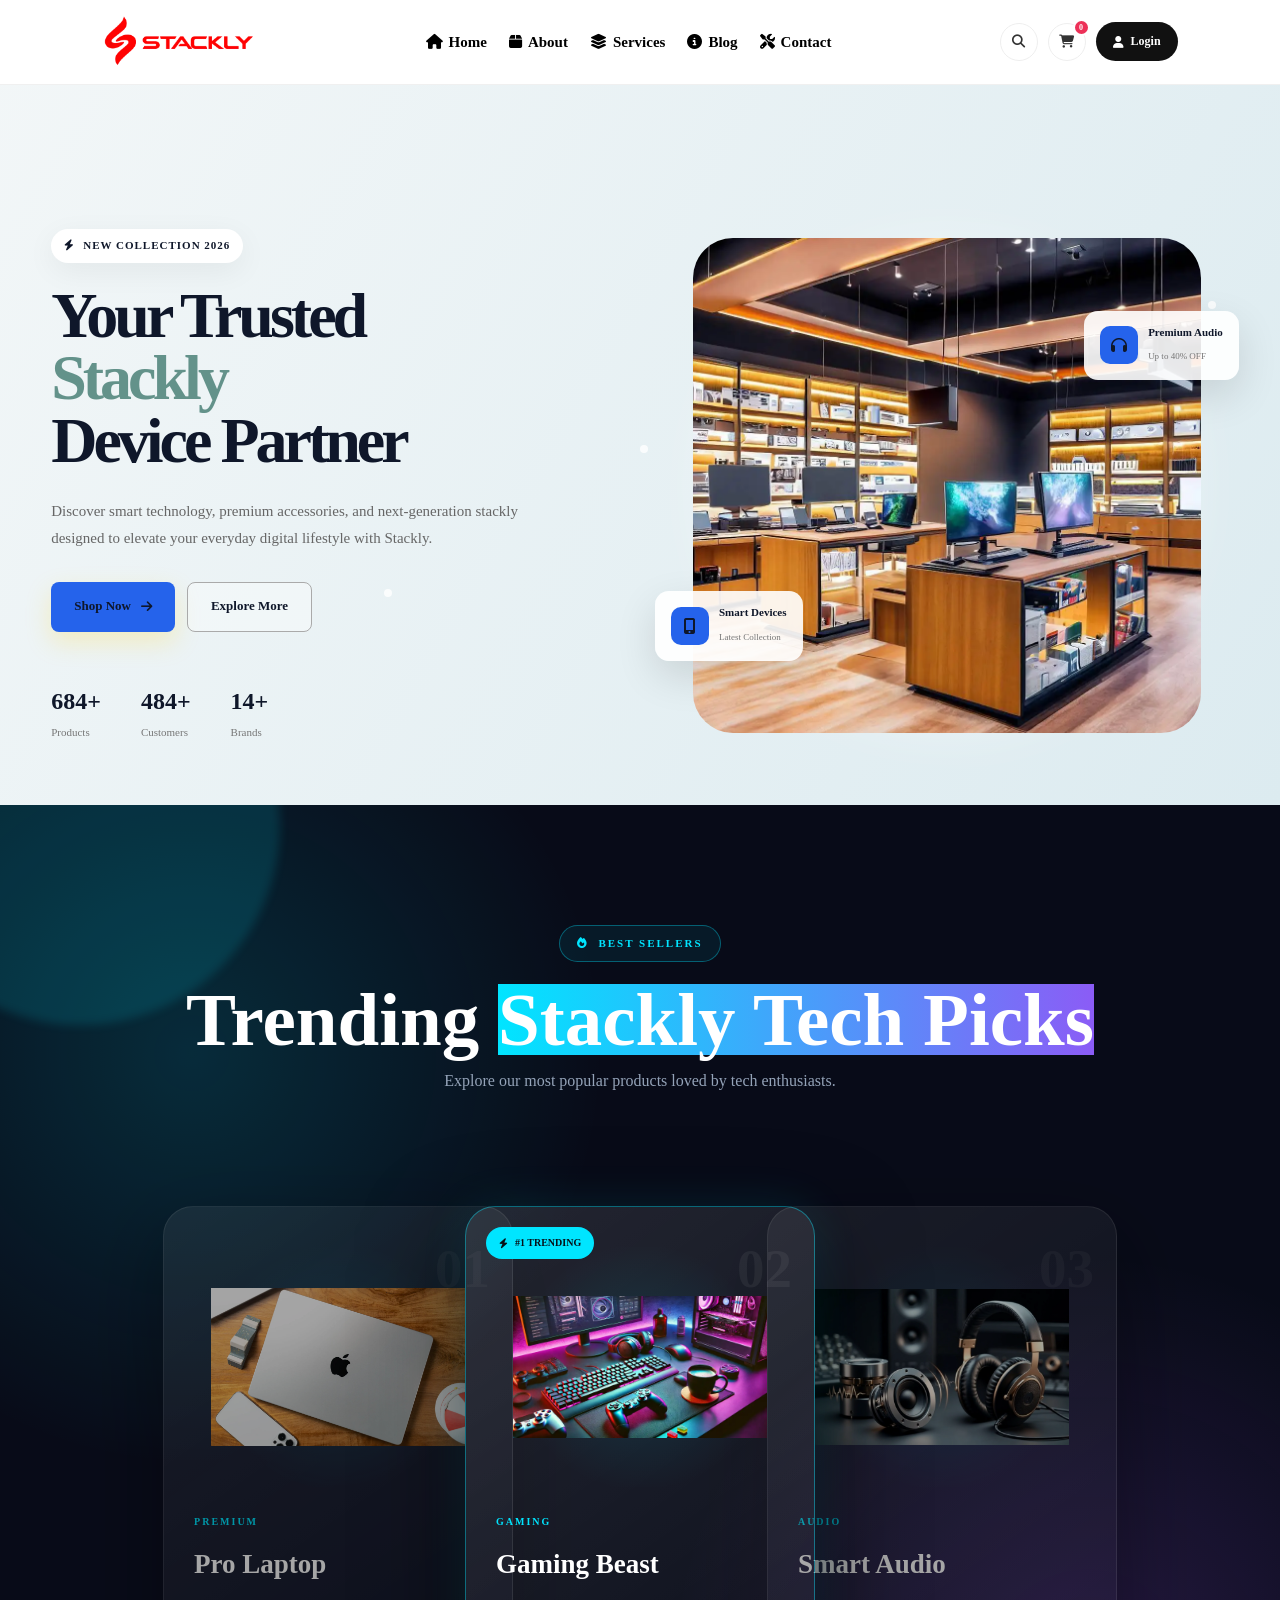
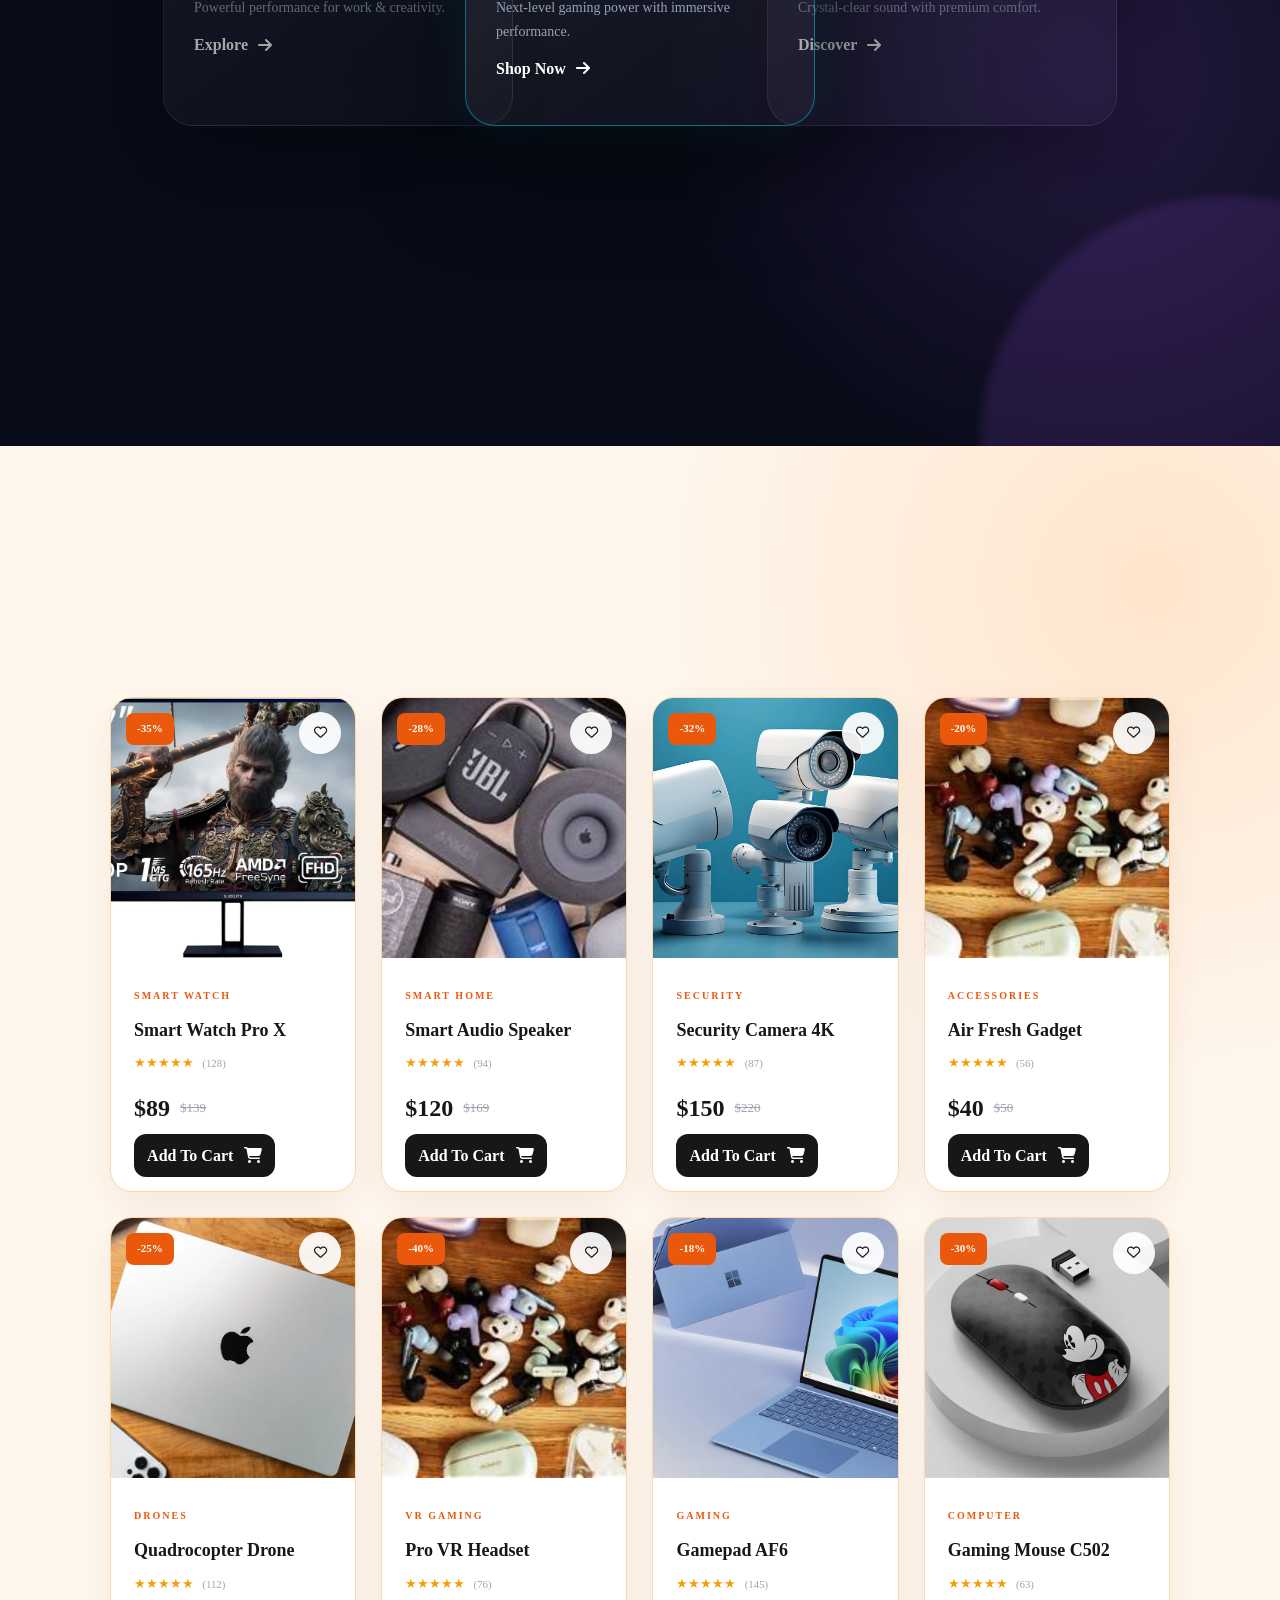
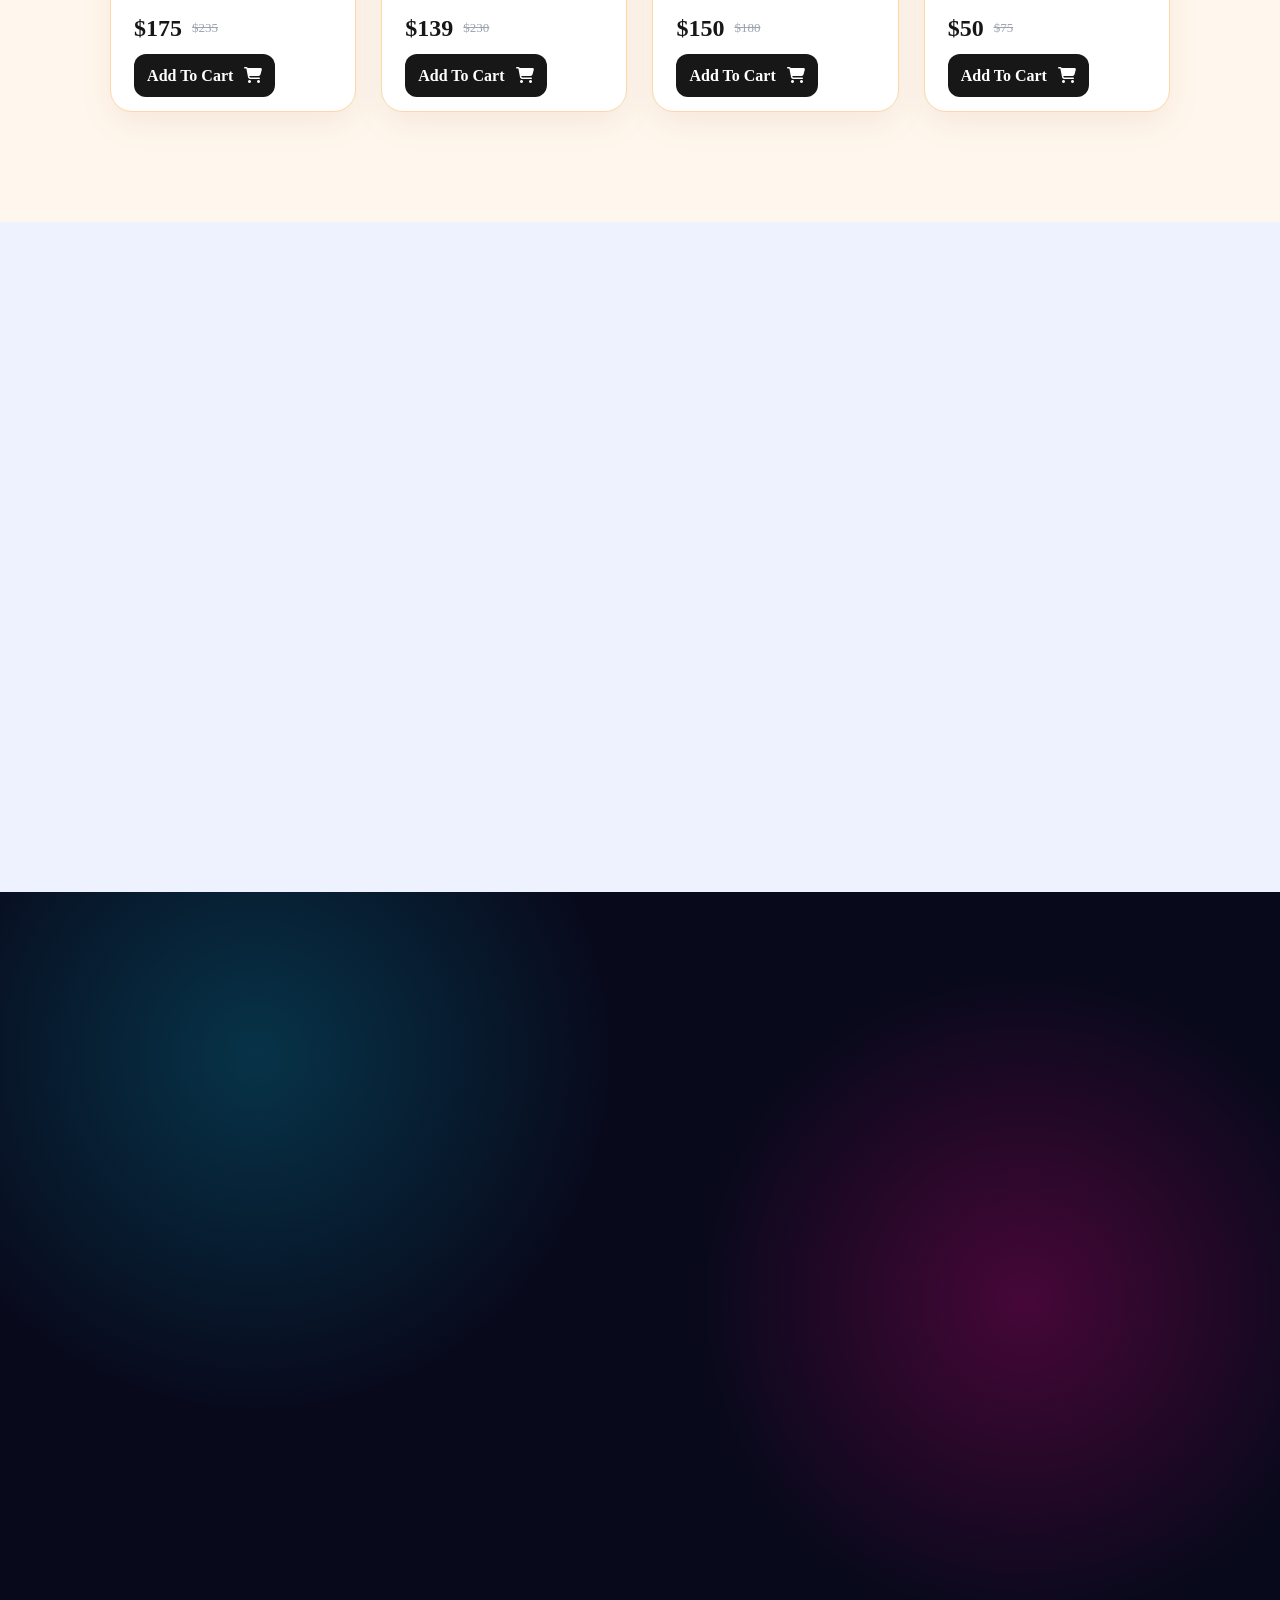
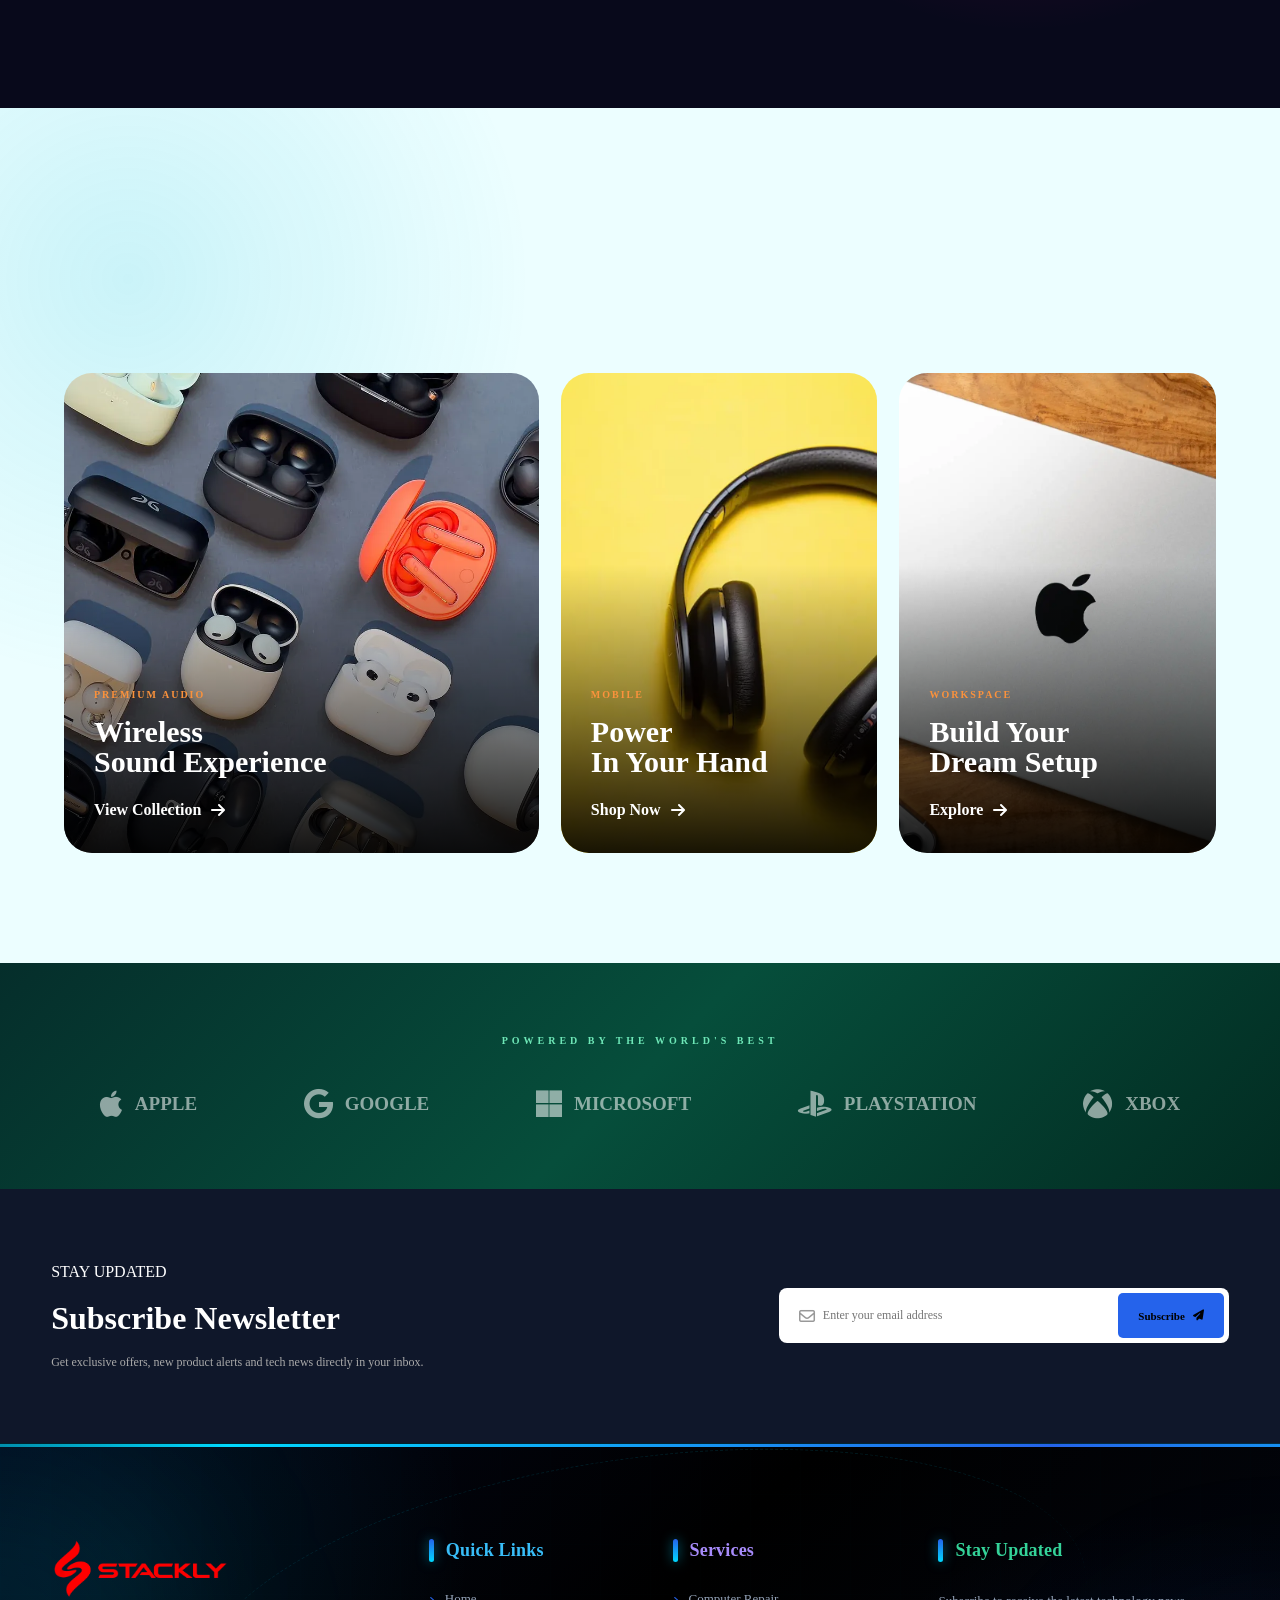
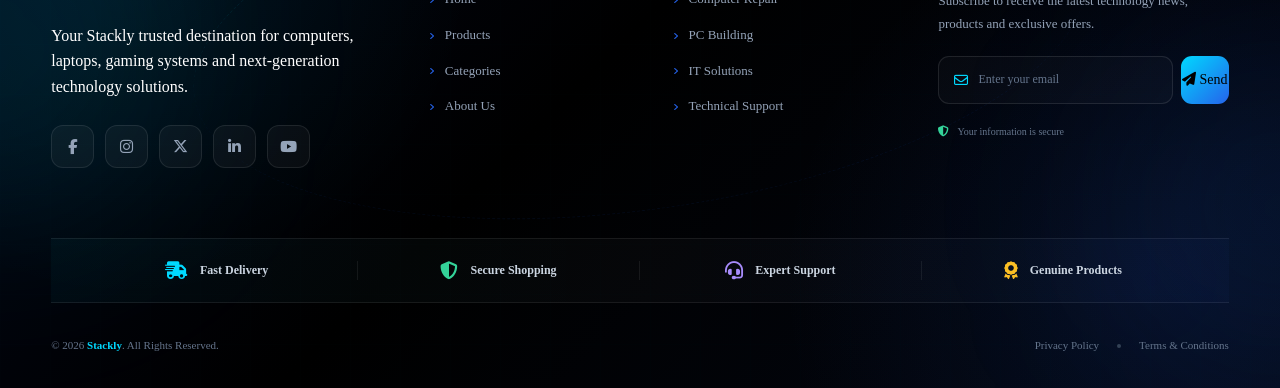
<file: about.html>
<!DOCTYPE html>
<html lang="en">
<head>
    <meta charset="UTF-8">
    <meta name="viewport" content="width=device-width, initial-scale=1.0">

    <title>TechNova - Computer Store</title>

    <!-- Favicon -->
    <link rel="icon" type="image/png" href="./css/assets/favicon.png">

    <!-- CSS -->
    <link rel="stylesheet" href="./css/about.css">

    <!-- Font Awesome -->
    <link rel="stylesheet"
          href="https://cdnjs.cloudflare.com/ajax/libs/font-awesome/6.5.2/css/all.min.css">
</head>


<body>

    <!-- ================= PRELOADER ================= -->
    <div class="preloader" id="preloader">
        <div class="preloader-spinner"></div>
    </div>

    
     <!-- =====================================================
     HEADER / NAVBAR
====================================================== -->
<header class="site-header" id="header">
<div class="container header-container">

    <!-- ================= LOGO ================= -->
    <a href="index.html" class="site-logo" aria-label="TechNova Home">

        <img
            src="./css/assets/image-12.webp"
            alt=""
            class="logo-image"
        >

    </a>




        <!-- ================= NAVIGATION ================= -->
        <nav class="navbar" id="navbar">
 <a href="index.html" class="nav-link ">
                <i class="fa-solid fa-house"></i>
                <span>Home</span>
            </a>

            <a href="about.html" class="nav-link">
                <i class="fa-solid fa-box"></i>
                <span>About</span>
            </a>

            <a href="services.html" class="nav-link">
                <i class="fa-solid fa-layer-group"></i>
                <span>Services</span>
            </a>

            <a href="blog.html" class="nav-link">
                <i class="fa-solid fa-circle-info"></i>
                <span>Blog</span>
            </a>

            <a href="contact.html" class="nav-link">
                <i class="fa-solid fa-screwdriver-wrench"></i>
                <span>Contact</span>
            </a>

            <!-- Mobile Login -->
            <a href="login.html" class="mobile-login-btn">
                <i class="fa-solid fa-right-to-bracket"></i>
                <span>Login</span>
            </a>

        </nav>


        <!-- ================= RIGHT ACTIONS ================= -->
        <div class="header-actions">

            <!-- Search -->
           <button
    class="icon-btn"
    id="searchBtn"
    type="button"
    aria-label="Search"
    onclick="window.location.href='404.html'">

    <i class="fa-solid fa-magnifying-glass"></i>

</button>

            <!-- Cart -->
          <button
    class="icon-btn cart-btn"
    id="cartBtn"
    type="button"
    aria-label="Shopping Cart"
    onclick="window.location.href='404.html'">

    <i class="fa-solid fa-cart-shopping"></i>

    <span class="cart-count" id="cartCount">
        0
    </span>

</button>


            <!-- Desktop Login -->
            <a href="login.html" class="login-btn">
                <i class="fa-solid fa-user"></i>
                <span>Login</span>
            </a>


            <!-- Mobile Menu -->
            <button
                class="menu-toggle"
                id="menuToggle"
                type="button"
                aria-label="Open navigation menu"
                aria-expanded="false"
                aria-controls="navbar"
            >
                <span></span>
                <span></span>
                <span></span>
            </button>

        </div>

    </div>

</header>



<!-- ================= SEARCH BOX ================= -->

<div class="search-overlay" id="searchOverlay">

    <div class="search-box">
<button 
    class="close-search" 
    id="closeSearch" 
    type="button"
    aria-label="Close search"
    title="Close Search"
>
    <i class="fa-solid fa-xmark"></i>
</button>
        <h2>Find Your Gadget</h2>

        <div class="search-input">
            <i class="fa-solid fa-magnifying-glass"></i>

            <input type="text"
                   id="productSearch"
                   placeholder="Search headphones, camera, laptop...">
        </div>

    </div>

</div>


<main>


<!-- ================= HERO ================= -->

<section class="hero" id="home">

    <div class="hero-particles">
        <span></span>
        <span></span>
        <span></span>
        <span></span>
        <span></span>
    </div>

    <div class="container hero-grid">

        <div class="hero-content reveal">

            <span class="hero-tag">
                <i class="fa-solid fa-bolt"></i>
                NEW COLLECTION 2026
            </span>

            <h1>
                Your Trusted 
                <span>Stackly</span>
                Device Partner
            </h1>

            <p>
              Discover smart technology, premium accessories, and next-generation 
              stackly designed to elevate your everyday digital
               lifestyle with Stackly.
            </p>

            <div class="hero-buttons">

                <a href="404.html" class="btn btn-primary">
                    Shop Now
                    <i class="fa-solid fa-arrow-right"></i>
                </a>

                <a href="404.html" class="btn btn-outline">
                    Explore More
                </a>

            </div>

            <div class="hero-stats">

                <div>
                    <strong data-counter="1200">0</strong>
                    <span>Products</span>
                </div>

                <div>
                    <strong data-counter="850">0</strong>
                    <span>Customers</span>
                </div>

                <div>
                    <strong data-counter="25">0</strong>
                    <span>Brands</span>
                </div>

            </div>

        </div>


        <div class="hero-image reveal">

            <div class="hero-circle"></div>

            <img
                src="css/assets/img18.webp"
                alt="Modern gadgets">

            <div class="floating-card card-one">
                <i class="fa-solid fa-headphones"></i>
                <div>
                    <strong>Premium Audio</strong>
                    <small>Up to 40% OFF</small>
                </div>
            </div>

            <div class="floating-card card-two">
                <i class="fa-solid fa-mobile-screen-button"></i>
                <div>
                    <strong>Smart Devices</strong>
                    <small>Latest Collection</small>
                </div>
            </div>

        </div>

    </div>

</section>


<!-- ================= CATEGORIES ================= -->
<!-- =====================================================
     BEST SELLERS - 3D COVERFLOW STACK
===================================================== -->

<section class="best-sellers-section" id="best-sellers">

    <!-- Animated Background -->
    <div class="seller-bg seller-bg-one"></div>
    <div class="seller-bg seller-bg-two"></div>

    <div class="container">

        <!-- Heading -->
        <div class="best-seller-heading reveal">

            <span class="seller-tag">
                <i class="fa-solid fa-fire"></i>
                BEST SELLERS
            </span>

            <h2>
                Trending
                <span>Stackly Tech Picks</span>
            </h2>

            <p>
                Explore our most popular products loved by tech enthusiasts.
            </p>

        </div>


        <!-- 3D COVERFLOW -->
        <div class="seller-coverflow">


            <!-- Card 1 -->
            <div class="seller-card seller-card-left reveal">

                <div class="seller-number">01</div>

                <div class="seller-image">
                    <img
                        src="css/assets/img23.webp"
                        alt="Premium Laptop"
                    >
                </div>

                <div class="seller-content">

                    <span>PREMIUM</span>

                    <h3>
                        Pro Laptop
                    </h3>

                    <p>
                        Powerful performance for work & creativity.
                    </p>

                    <a href="404.html">
                        Explore
                        <i class="fa-solid fa-arrow-right"></i>
                    </a>

                </div>

            </div>


            <!-- Card 2 -->
            <div class="seller-card seller-card-center reveal">

                <div class="seller-badge">
                    <i class="fa-solid fa-bolt"></i>
                    #1 TRENDING
                </div>

                <div class="seller-number">02</div>

                <div class="seller-image">
                    <img
                        src="css/assets/img13.webp"
                        alt="Gaming Setup"
                    >
                </div>

                <div class="seller-content">

                    <span>GAMING</span>

                    <h3>
                        Gaming Beast
                    </h3>

                    <p>
                        Next-level gaming power with immersive performance.
                    </p>

                    <a href="404.html">
                        Shop Now
                        <i class="fa-solid fa-arrow-right"></i>
                    </a>

                </div>

            </div>


            <!-- Card 3 -->
            <div class="seller-card seller-card-right reveal">

                <div class="seller-number">03</div>

                <div class="seller-image">
                    <img
                        src="css/assets/img7.webp"
                        alt="Wireless Headphones"
                    >
                </div>

                <div class="seller-content">

                    <span>AUDIO</span>

                    <h3>
                        Smart Audio
                    </h3>

                    <p>
                        Crystal-clear sound with premium comfort.
                    </p>

                    <a href="404.html">
                        Discover
                        <i class="fa-solid fa-arrow-right"></i>
                    </a>

                </div>

            </div>

        </div>


        <!-- Bottom Stats -->

        <div class="seller-stats reveal">

            <div class="seller-stat">
                <i class="fa-solid fa-cart-shopping"></i>
                <div>
                    <strong>25K+</strong>
                    <span>Products Sold</span>
                </div>
            </div>

            <div class="seller-stat">
                <i class="fa-solid fa-star"></i>
                <div>
                    <strong>4.9/5</strong>
                    <span>Customer Rating</span>
                </div>
            </div>

            <div class="seller-stat">
                <i class="fa-solid fa-truck-fast"></i>
                <div>
                    <strong>24 Hrs</strong>
                    <span>Fast Delivery</span>
                </div>
            </div>

        </div>

    </div>

</section>


<!-- ================= DEALS ================= -->

<section class="deals section" id="deals">

    <div class="container">

        <div class="deal-header reveal">

            <div>
                <span>LIMITED TIME OFFER</span>
                <h2>Deal of the Day</h2>
            </div>

            <div class="countdown">

                <div>
                    <strong id="hours">12</strong>
                    <small>Hours</small>
                </div>

                <b>:</b>

                <div>
                    <strong id="minutes">45</strong>
                    <small>Minutes</small>
                </div>

                <b>:</b>

                <div>
                    <strong id="seconds">30</strong>
                    <small>Seconds</small>
                </div>

            </div>

            <a href="404.html" class="view-all">
                View All
                <i class="fa-solid fa-arrow-right"></i>
            </a>

        </div>


        <div class="product-grid" id="productGrid">


            <!-- PRODUCT 1 -->

            <article class="product-card reveal">

                <div class="product-image">

                    <span class="discount">-35%</span>

               <button 
    class="wishlist" 
    type="button" 
    aria-label="Add to wishlist"
    title="Add to Wishlist"
>
    <i class="fa-regular fa-heart"></i>
</button>

                    <img
                        src="css/assets/image-6.webp"
                        alt="Smart Watch">

                </div>

                <div class="product-info">

                    <span class="product-category">SMART WATCH</span>

                    <h3>Smart Watch Pro X</h3>

                    <div class="rating">
                        ★★★★★
                        <small>(128)</small>
                    </div>

                    <div class="price">
                        <strong>$89</strong>
                        <del>$139</del>
                    </div>

                   <a href="404.html" class="add-cart">
    Add To Cart
    <i class="fa-solid fa-cart-shopping"></i>
</a>
                </div>

            </article>


            <!-- PRODUCT 2 -->

            <article class="product-card reveal">

                <div class="product-image">

                    <span class="discount">-28%</span>

             <button 
    class="wishlist" 
    type="button" 
    aria-label="Add to wishlist"
    title="Add to Wishlist"
>
    <i class="fa-regular fa-heart"></i>
</button>

                    <img
                        src="css/assets/image-7.webp"
                        alt="Smart Speaker">

                </div>

                <div class="product-info">

                    <span class="product-category">SMART HOME</span>

                    <h3>Smart Audio Speaker</h3>

                    <div class="rating">
                        ★★★★★
                        <small>(94)</small>
                    </div>

                    <div class="price">
                        <strong>$120</strong>
                        <del>$169</del>
                    </div>
<a href="404.html" class="add-cart">
    Add To Cart
    <i class="fa-solid fa-cart-shopping"></i>
</a>
                </div>

            </article>


            <!-- PRODUCT 3 -->

            <article class="product-card reveal">

                <div class="product-image">

                    <span class="discount">-32%</span>

                    <button 
    class="wishlist" 
    type="button" 
    aria-label="Add to wishlist"
    title="Add to Wishlist"
>
    <i class="fa-regular fa-heart"></i>
</button>

                    <img
                        src="css/assets/image-17.webp"
                        alt="Security Camera">

                </div>

                <div class="product-info">

                    <span class="product-category">SECURITY</span>

                    <h3>Security Camera 4K</h3>

                    <div class="rating">
                        ★★★★★
                        <small>(87)</small>
                    </div>

                    <div class="price">
                        <strong>$150</strong>
                        <del>$220</del>
                    </div>
<a href="404.html" class="add-cart">
    Add To Cart
    <i class="fa-solid fa-cart-shopping"></i>
</a>
                </div>

            </article>


            <!-- PRODUCT 4 -->

            <article class="product-card reveal">

                <div class="product-image">

                    <span class="discount">-20%</span>
<button 
    class="wishlist" 
    type="button" 
    aria-label="Add to wishlist"
    title="Add to Wishlist"
>
    <i class="fa-regular fa-heart"></i>
</button>

                    <img
                        src="css/assets/image-11.webp"
                        alt="Gadget">

                </div>

                <div class="product-info">

                    <span class="product-category">ACCESSORIES</span>

                    <h3>Air Fresh Gadget</h3>

                    <div class="rating">
                        ★★★★★
                        <small>(56)</small>
                    </div>

                    <div class="price">
                        <strong>$40</strong>
                        <del>$50</del>
                    </div>
<a href="404.html" class="add-cart">
    Add To Cart
    <i class="fa-solid fa-cart-shopping"></i>
</a>

                </div>

            </article>


            <!-- PRODUCT 5 -->

            <article class="product-card reveal">

                <div class="product-image">

                    <span class="discount">-25%</span>
<button 
    class="wishlist" 
    type="button" 
    aria-label="Add to wishlist"
    title="Add to Wishlist"
>
    <i class="fa-regular fa-heart"></i>
</button>

                    <img
                        src="css/assets/image-22.webp"
                        alt="Laptop">

                </div>

                <div class="product-info">

                    <span class="product-category">DRONES</span>

                    <h3>Quadrocopter Drone</h3>

                    <div class="rating">
                        ★★★★★
                        <small>(112)</small>
                    </div>

                    <div class="price">
                        <strong>$175</strong>
                        <del>$235</del>
                    </div>

                   <a href="404.html" class="add-cart">
    Add To Cart
    <i class="fa-solid fa-cart-shopping"></i>
</a>

                </div>

            </article>


            <!-- PRODUCT 6 -->

            <article class="product-card reveal">

                <div class="product-image">

                    <span class="discount">-40%</span>
<button 
    class="wishlist" 
    type="button" 
    aria-label="Add to wishlist"
    title="Add to Wishlist"
>
    <i class="fa-regular fa-heart"></i>
</button>

                    <img
                        src="css/assets/image-11.webp"
                        alt="VR Headset">

                </div>

                <div class="product-info">

                    <span class="product-category">VR GAMING</span>

                    <h3>Pro VR Headset</h3>

                    <div class="rating">
                        ★★★★★
                        <small>(76)</small>
                    </div>

                    <div class="price">
                        <strong>$139</strong>
                        <del>$230</del>
                    </div>
<a href="404.html" class="add-cart">
    Add To Cart
    <i class="fa-solid fa-cart-shopping"></i>
</a>

                </div>

            </article>


            <!-- PRODUCT 7 -->

            <article class="product-card reveal">

                <div class="product-image">

                    <span class="discount">-18%</span>
<button 
    class="wishlist" 
    type="button" 
    aria-label="Add to wishlist"
    title="Add to Wishlist"
>
    <i class="fa-regular fa-heart"></i>
</button>

                    <img
                        src="css/assets/img6.webp"
                        alt="Gaming Controller">

                </div>

                <div class="product-info">

                    <span class="product-category">GAMING</span>

                    <h3>Gamepad AF6</h3>

                    <div class="rating">
                        ★★★★★
                        <small>(145)</small>
                    </div>

                    <div class="price">
                        <strong>$150</strong>
                        <del>$180</del>
                    </div>

                  <a href="404.html" class="add-cart">
    Add To Cart
    <i class="fa-solid fa-cart-shopping"></i>
</a>

                </div>

            </article>


            <!-- PRODUCT 8 -->

            <article class="product-card reveal">

                <div class="product-image">

                    <span class="discount">-30%</span>
<button 
    class="wishlist" 
    type="button" 
    aria-label="Add to wishlist"
    title="Add to Wishlist"
>
    <i class="fa-regular fa-heart"></i>
</button>
                    <img
                        src="css/assets/img22.webp"
                        alt="Gaming Mouse">

                </div>

                <div class="product-info">

                    <span class="product-category">COMPUTER</span>

                    <h3>Gaming Mouse C502</h3>

                    <div class="rating">
                        ★★★★★
                        <small>(63)</small>
                    </div>

                    <div class="price">
                        <strong>$50</strong>
                        <del>$75</del>
                    </div>
<a href="404.html" class="add-cart">
    Add To Cart
    <i class="fa-solid fa-cart-shopping"></i>
</a>
                </div>

            </article>

        </div>

    </div>

</section>

<!-- =====================================================
     PROMO BANNERS
===================================================== -->

<section class="promo-zone">

    <div class="promo-wrapper">

        <!-- PROMO 1 -->
        <article class="promo-box promo-cyan reveal">

            <div class="promo-info">
                <span class="promo-label">01 / NEW DROP</span>

                <h2>
                    Sound Stackly
                    <strong>Without Limits</strong>
                </h2>

                <p>
                    Experience crystal-clear audio with
                    next-generation wireless headphones.
                </p>

                <a href="404.html" class="promo-btn">
                    Shop Headphones
                    <i class="fa-solid fa-arrow-up-right-from-square"></i>
                </a>
            </div>

            <div class="promo-visual">
                <div class="circle-effect"></div>

                <img
                    src="css/assets/image-3.webp"
                    alt="Premium headphones">
            </div>

        </article>


        <!-- PROMO 2 -->
        <article class="promo-box promo-purple reveal">

            <div class="promo-info">
                <span class="promo-label">02 / LIMITED EDITION</span>

                <h2>
                    Stackly
                    <strong>Your Lifestyle</strong>
                </h2>

                <p>
                    Discover smart gadgets designed for
                    modern digital living.
                </p>

                <a href="404.html" class="promo-btn">
                    Explore Collection
                    <i class="fa-solid fa-arrow-right"></i>
                </a>
            </div>

            <div class="promo-visual">
                <div class="circle-effect"></div>

                <img
                    src="css/assets/image-27.webp"
                    alt="Smart technology">
            </div>

        </article>

    </div>

</section>


<!-- =====================================================
     SMART TECHNOLOGY BANNER
===================================================== -->

<section class="tech-banner">

    <div class="tech-grid">

        <div class="tech-content reveal">

            <span class="tech-tag">
                <i class="fa-solid fa-bolt"></i>
                SMART TECHNOLOGY
            </span>

            <h2>
                Your Stackly
                <br>
                <span>World. Reimagined.</span>
            </h2>

            <p>
                Powerful devices for gaming, productivity,
                entertainment and everything in between.
            </p>

            <div class="tech-offer">
                <strong>70%</strong>
                <span>OFF</span>
            </div>

            <a href="404.html" class="tech-btn">
                Discover Products
                <i class="fa-solid fa-arrow-right"></i>
            </a>

        </div>


        <div class="tech-device reveal">

            <div class="device-glow"></div>

            <div class="floating-shape shape-one"></div>
            <div class="floating-shape shape-two"></div>

            <img
                src="css/assets/image-8.webp"
                alt="Smartphone">

        </div>

    </div>

</section>


<!-- =====================================================
     FEATURED PRODUCTS
===================================================== -->

<section class="trend-section" id="featured">

    <div class="trend-container">

        <div class="trend-heading reveal">

            <div>
                <span>CURATED COLLECTION</span>

                <h2>
                    Trending Stackly
                    <em>Now</em>
                </h2>
            </div>

            <p>
                Explore the technology everyone's
                talking about.
            </p>

        </div>


        <div class="trend-grid">

            <!-- CARD 1 -->
            <article class="trend-card trend-large reveal">

                <img
                    src="css/assets/image-21.webp"
                    alt="Wireless headphones">

                <div class="trend-overlay"></div>

                <div class="trend-content">

                    <span>PREMIUM AUDIO</span>

                    <h3>
                        Wireless
                        <br>
                        Sound Experience
                    </h3>

                    <a href="404.html">
                        View Collection
                        <i class="fa-solid fa-arrow-right"></i>
                    </a>

                </div>

            </article>


            <!-- CARD 2 -->
            <article class="trend-card reveal">

                <img
                    src="css/assets/image-19.webp"
                    alt="Smartphone">

                <div class="trend-overlay"></div>

                <div class="trend-content">

                    <span>MOBILE</span>

                    <h3>
                        Power
                        <br>
                        In Your Hand
                    </h3>

                    <a href="404.html">
                        Shop Now
                        <i class="fa-solid fa-arrow-right"></i>
                    </a>

                </div>

            </article>


            <!-- CARD 3 -->
            <article class="trend-card reveal">

                <img
                    src="css/assets/image-22.webp"
                    alt="Computer monitor">

                <div class="trend-overlay"></div>

                <div class="trend-content">

                    <span>WORKSPACE</span>

                    <h3>
                        Build Your
                        <br>
                        Dream Setup
                    </h3>

                    <a href="404.html">
                        Explore
                        <i class="fa-solid fa-arrow-right"></i>
                    </a>

                </div>

            </article>

        </div>

    </div>

</section>


<!-- =====================================================
     BRAND SECTION
===================================================== -->

<section class="brand-showcase">

    <div class="brand-inner">

        <span class="brand-title">
            POWERED BY THE WORLD'S BEST
        </span>

        <div class="brand-track">

            <div class="brand-item">
                <i class="fa-brands fa-apple"></i>
                <span>APPLE</span>
            </div>

            <div class="brand-item">
                <i class="fa-brands fa-google"></i>
                <span>GOOGLE</span>
            </div>

            <div class="brand-item">
                <i class="fa-brands fa-microsoft"></i>
                <span>MICROSOFT</span>
            </div>

            <div class="brand-item">
                <i class="fa-brands fa-playstation"></i>
                <span>PLAYSTATION</span>
            </div>

            <div class="brand-item">
                <i class="fa-brands fa-xbox"></i>
                <span>XBOX</span>
            </div>

        </div>

    </div>

</section>




<!-- ================= NEWSLETTER ================= -->

<section class="newsletter">

    <div class="container newsletter-inner">

        <div class="newsletter-text">

            <span>STAY UPDATED</span>

            <h2>Subscribe Newsletter</h2>

            <p>
                Get exclusive offers, new product alerts
                and tech news directly in your inbox.
            </p>

        </div>


        <form id="newsletterForm" class="newsletter-form">

            <div class="input-wrapper">

                <i class="fa-regular fa-envelope"></i>

                <input
                    type="email"
                    id="email"
                    placeholder="Enter your email address"
                    required>

            </div>

            <button type="submit">
                Subscribe
                <i class="fa-solid fa-paper-plane"></i>
            </button>

        </form>

    </div>

</section>

</main>


<!-- =====================================================
     FUTURISTIC FOOTER
====================================================== -->

<footer class="tech-footer">

    <!-- Animated Background -->

    <div class="footer-glow footer-glow-one"></div>
    <div class="footer-glow footer-glow-two"></div>

    <div class="footer-grid-lines"></div>


    <div class="container">

        <!-- =================================================
             FOOTER MAIN
        ================================================== -->

        <div class="footer-main">


            <!-- BRAND -->
<div class="footer-brand-new">

    <a href="index.html" class="footer-logo" aria-label="TechNova Home">
        <img 
            src="css/assets/image-12.webp" 
            alt=""
            class="footer-logo-image"
        >
    </a>



                <p>
                    Your Stackly trusted destination for computers,
                    laptops, gaming systems and next-generation
                    technology solutions.
                </p>

<br>
         
                <!-- Social Icons -->

                <div class="footer-social">

                    <a href="404.html" aria-label="Facebook">
                        <i class="fa-brands fa-facebook-f"></i>
                    </a>

                    <a href="404.html" aria-label="Instagram">
                        <i class="fa-brands fa-instagram"></i>
                    </a>

                    <a href="404.html" aria-label="X">
                        <i class="fa-brands fa-x-twitter"></i>
                    </a>

                    <a href="404.html" aria-label="LinkedIn">
                        <i class="fa-brands fa-linkedin-in"></i>
                    </a>

                    <a href="404.html" aria-label="YouTube">
                        <i class="fa-brands fa-youtube"></i>
                    </a>

                </div>

            </div>


            <!-- QUICK LINKS -->

            <div class="footer-links-new">

                <div class="footer-title">

                    <span class="title-line"></span>

                    <h3>
                        Quick Links
                    </h3>

                </div>


                <a href="index.html">
                    <i class="fa-solid fa-angle-right"></i>
                    Home
                </a>

                <a href="about.html">
                    <i class="fa-solid fa-angle-right"></i>
                    Products
                </a>

                <a href="services.html">
                    <i class="fa-solid fa-angle-right"></i>
                    Categories
                </a>

                <a href="about.html">
                    <i class="fa-solid fa-angle-right"></i>
                    About Us
                </a>

            </div>


            <!-- SERVICES -->

            <div class="footer-links-new">

                <div class="footer-title">

                    <span class="title-line"></span>

                    <h3>
                        Services
                    </h3>

                </div>


                <a href="services.html">
                    <i class="fa-solid fa-angle-right"></i>
                    Computer Repair
                </a>

                <a href="404.html">
                    <i class="fa-solid fa-angle-right"></i>
                    PC Building
                </a>

                <a href="404.html">
                    <i class="fa-solid fa-angle-right"></i>
                    IT Solutions
                </a>

                <a href="404.html">
                    <i class="fa-solid fa-angle-right"></i>
                    Technical Support
                </a>

            </div>


            <!-- NEWSLETTER -->

            <div class="footer-newsletter">

                <div class="footer-title">

                    <span class="title-line"></span>

                    <h3>
                        Stay Updated
                    </h3>

                </div>


                <p>
                    Subscribe to receive the latest technology
                    news, products and exclusive offers.
                </p>

<form
    class="footer-newsletter-form"
    id="footerNewsletterForm"
>

    <div class="newsletter-input">

        <i class="fa-regular fa-envelope"></i>

        <input
            type="email"
            id="newsletterEmail"
            placeholder="Enter your email"
            autocomplete="email"
        >

    </div>

    <button
        type="button"
        class="send-btn"
        aria-label="Send message"
        id="sendBtn"
    >
        <i class="fa-solid fa-paper-plane"></i>
        <span>Send</span>
    </button>

</form>

<p
    id="newsletterError"
    class="newsletter-error"
></p>


                <div class="secure-text">

                    <i class="fa-solid fa-shield-halved"></i>

                    <span>
                        Your information is secure
                    </span>

                </div>

            </div>

        </div>


        <!-- =================================================
             FEATURE STRIP
        ================================================== -->

        <div class="footer-feature-strip">

            <div>

                <i class="fa-solid fa-truck-fast"></i>

                <span>
                    Fast Delivery
                </span>

            </div>


            <div>

                <i class="fa-solid fa-shield-halved"></i>

                <span>
                    Secure Shopping
                </span>

            </div>


            <div>

                <i class="fa-solid fa-headset"></i>

                <span>
                    Expert Support
                </span>

            </div>


            <div>

                <i class="fa-solid fa-award"></i>

                <span>
                    Genuine Products
                </span>

            </div>

        </div>


        <!-- =================================================
             FOOTER BOTTOM
        ================================================== -->

        <div class="footer-bottom-new">

            <p>
                © 2026
                <strong>Stackly</strong>.
                All Rights Reserved.
            </p>


            <div class="footer-policy">

                <a href="404.html">
                    Privacy Policy
                </a>

                <span></span>

                <a href="404.html">
                    Terms & Conditions
                </a>

            </div>

        </div>

    </div>

</footer>


    <!-- ================= CART TOAST ================= -->
    <div class="toast" id="toast">
        <i class="fa-solid fa-circle-check"></i>
        <span>Item added to cart</span>
    </div>

    <!-- =====================================================
         JAVASCRIPT
    ====================================================== -->
    <script src="./js/about.js"></script>

</body>
</html>
</file>
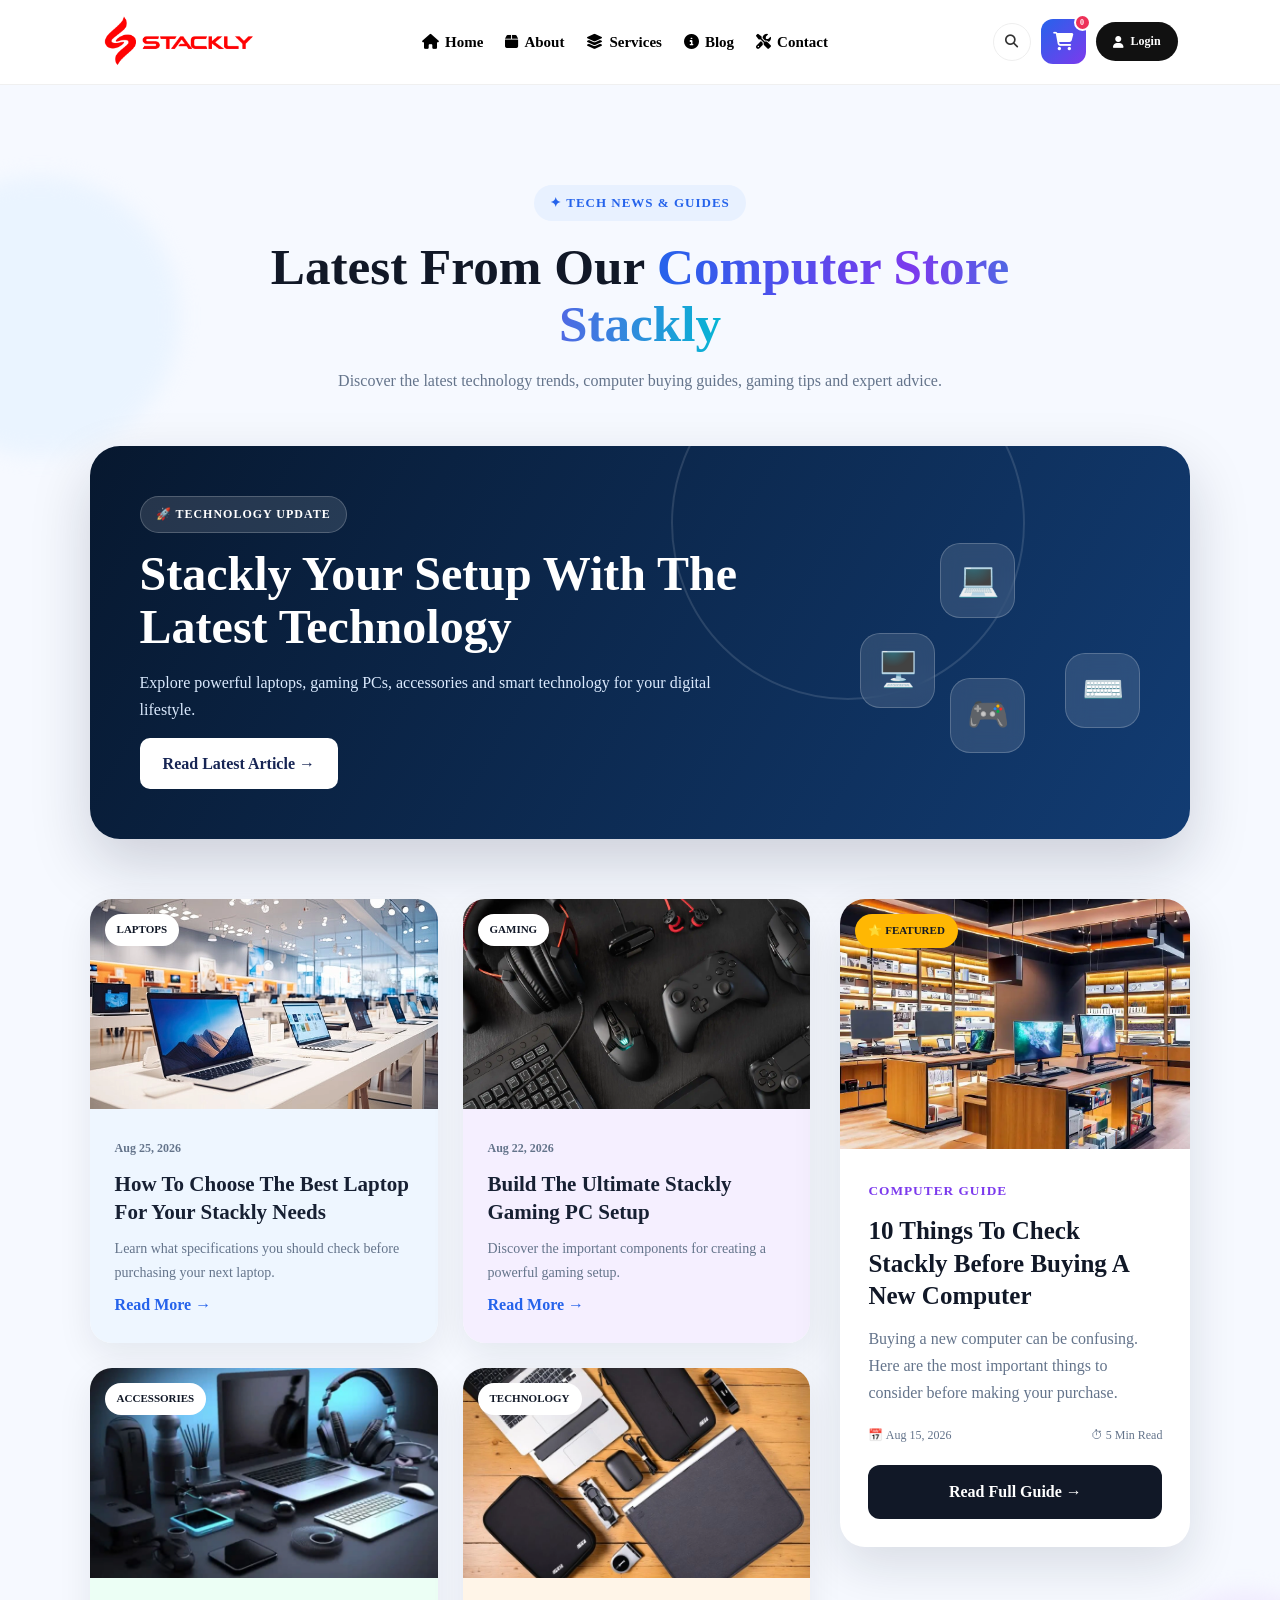
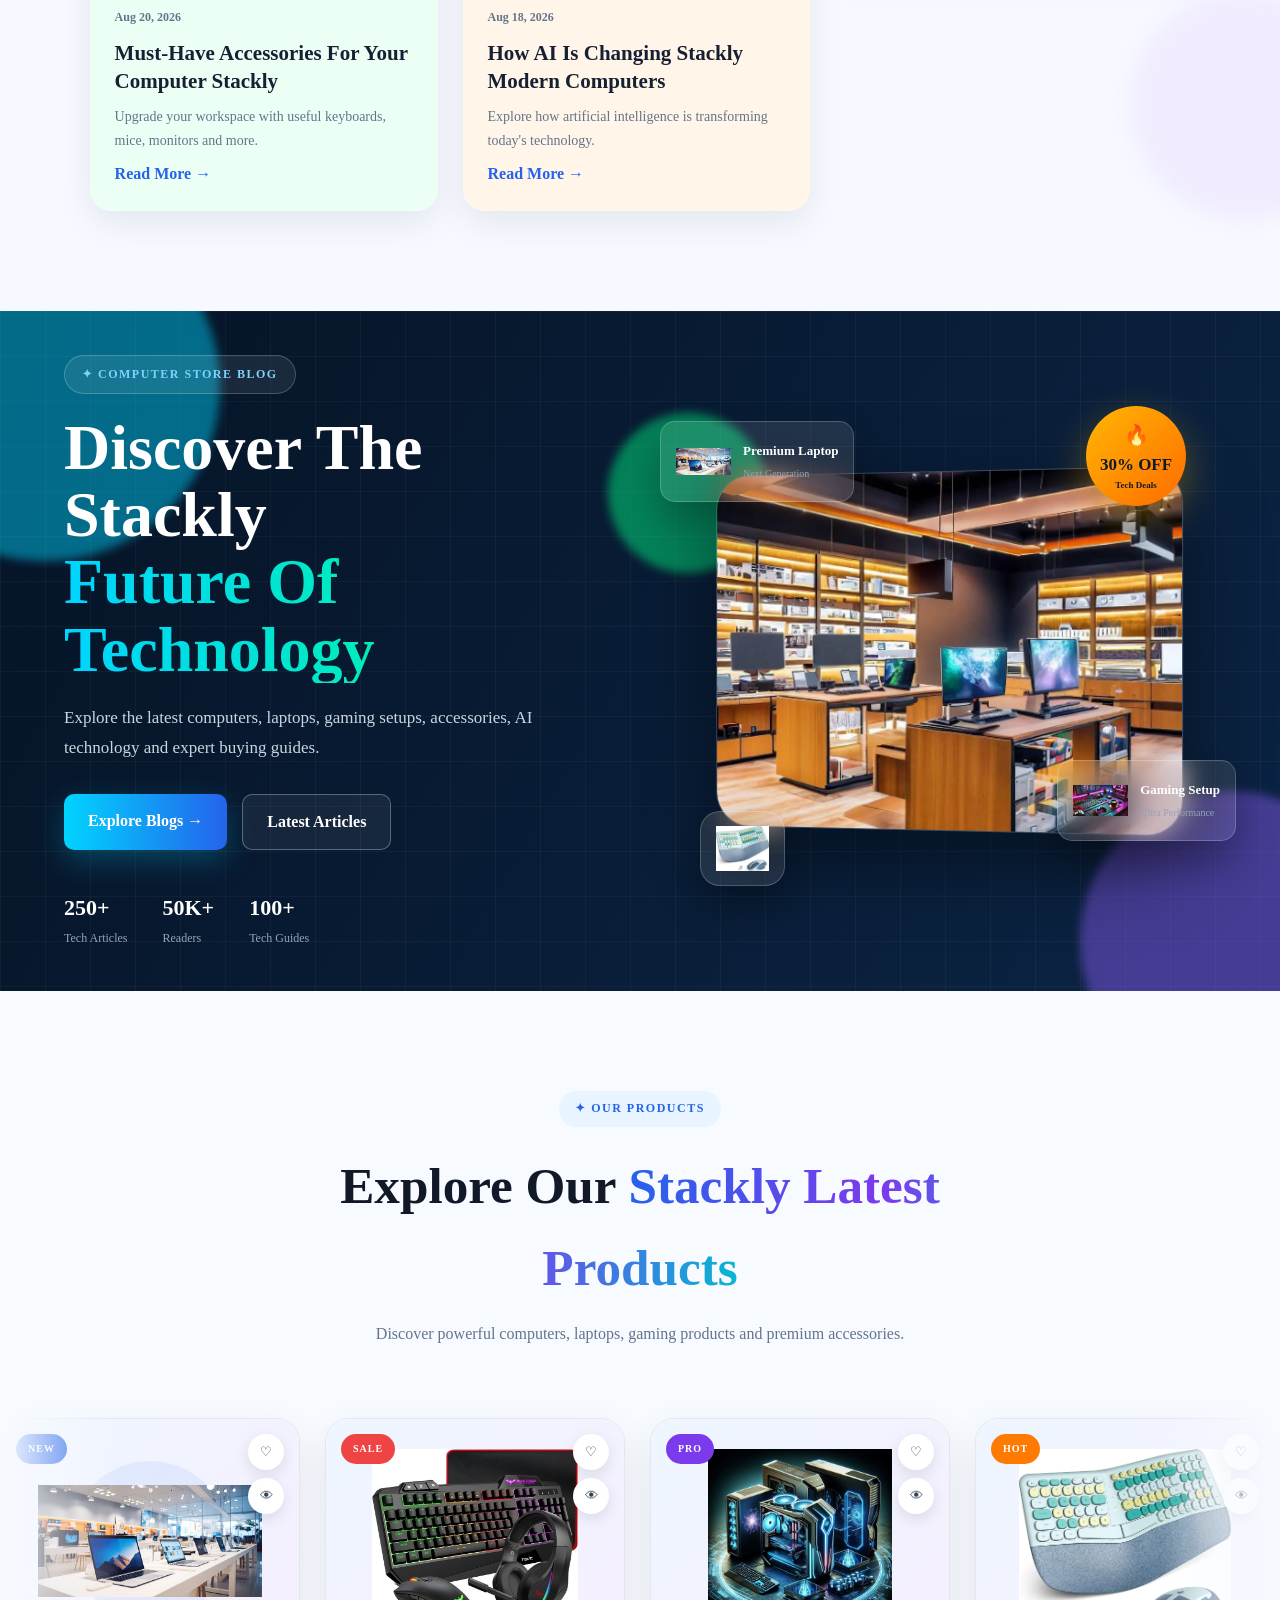
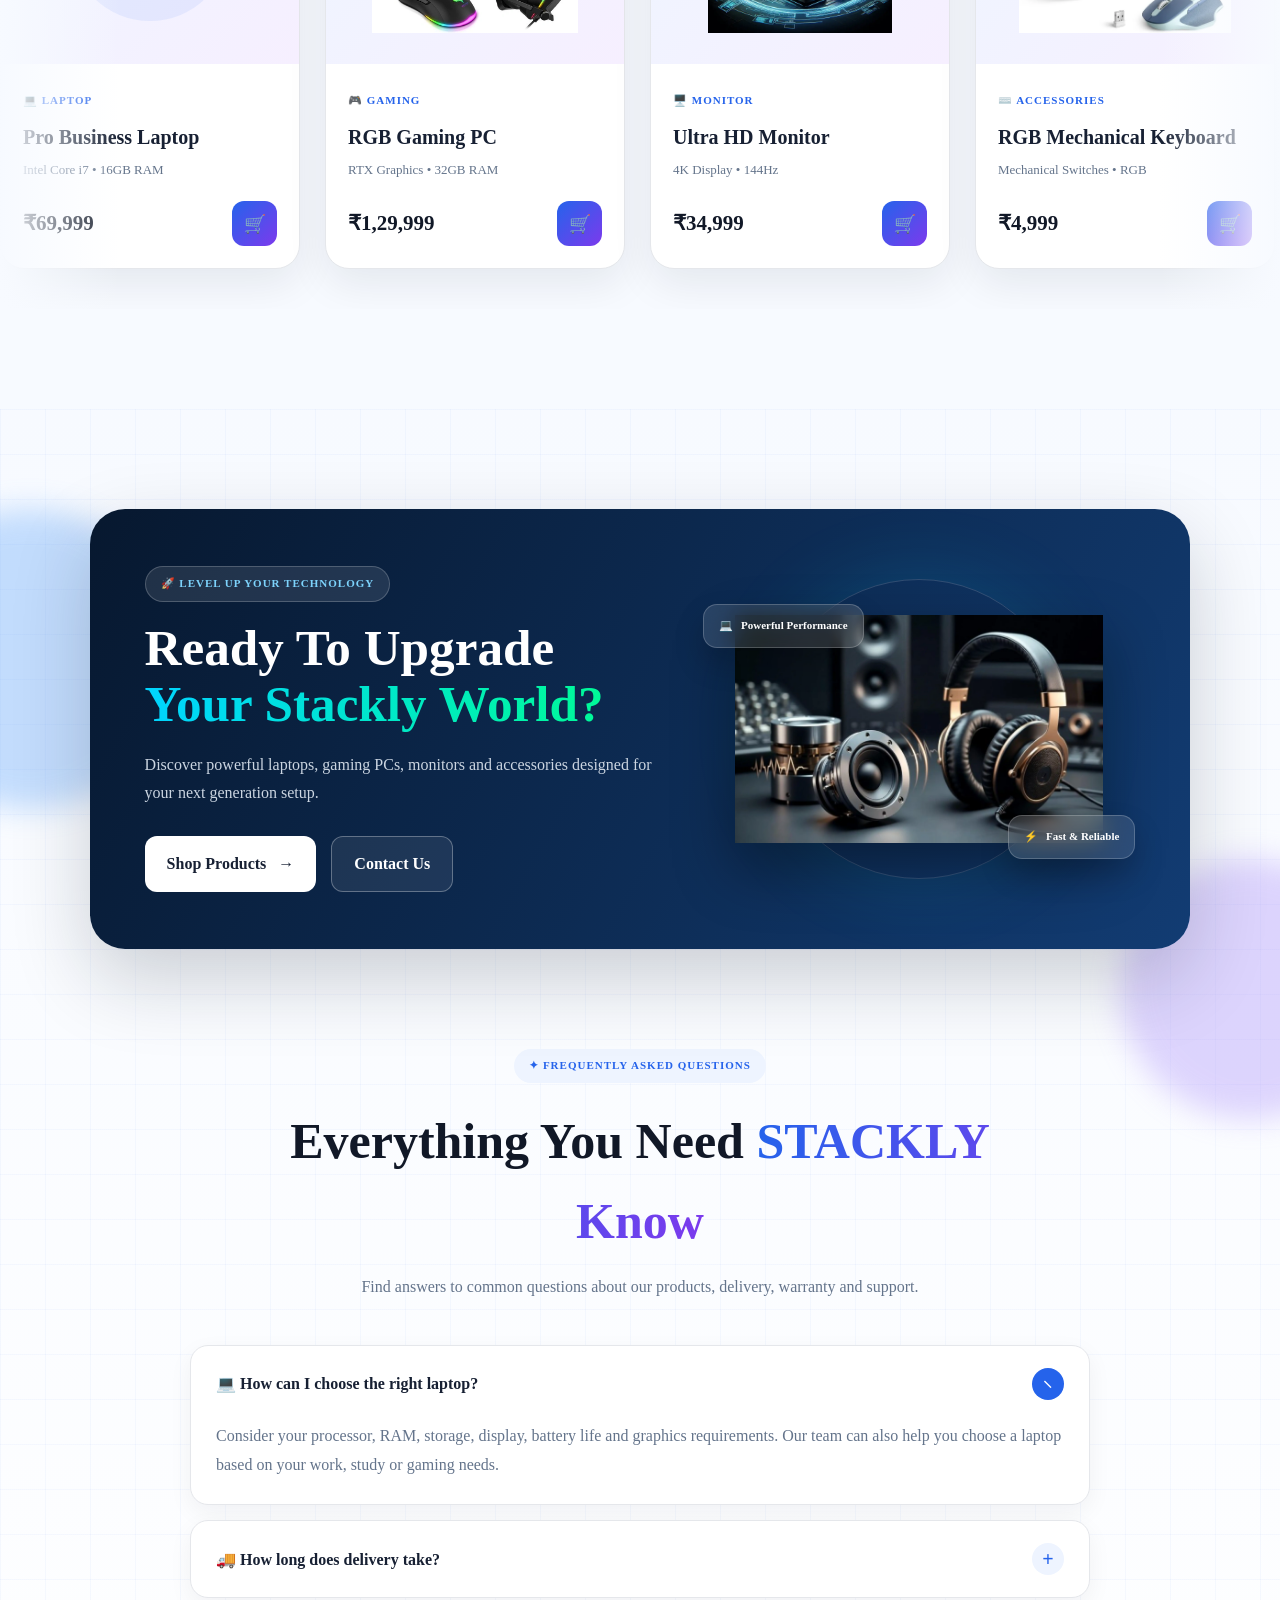
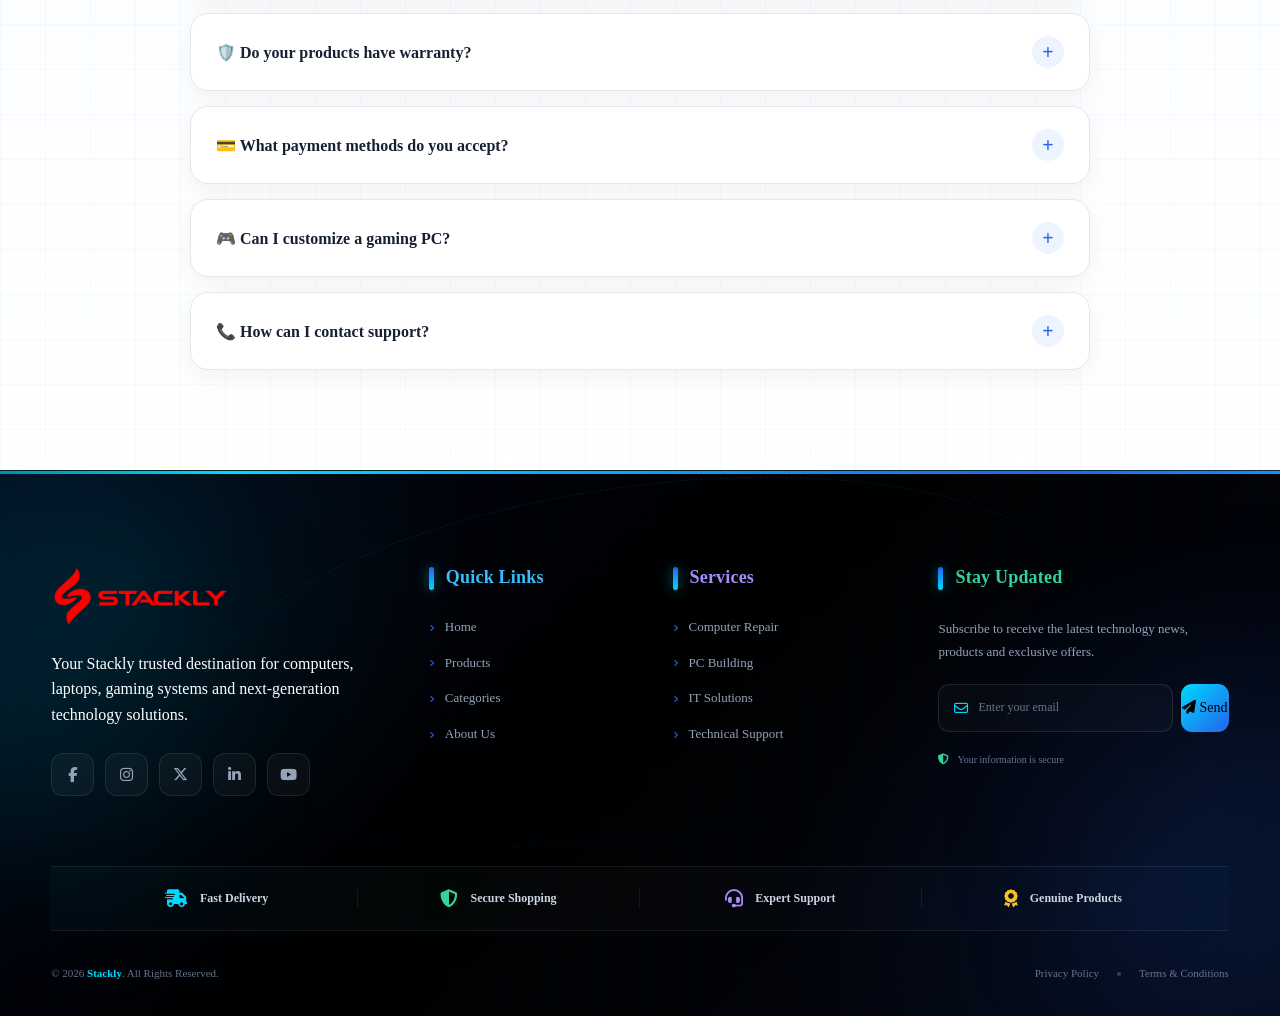
<file: blog.html>
<!DOCTYPE html>
<html lang="en">
<head>
    <meta charset="UTF-8">
    <meta name="viewport" content="width=device-width, initial-scale=1.0">

    <title>TechNova - Computer Store</title>

    <!-- CSS -->
    <link rel="stylesheet" href="./css/blog.css">

    <!-- Font Awesome -->
    <link rel="stylesheet"
          href="https://cdnjs.cloudflare.com/ajax/libs/font-awesome/6.5.2/css/all.min.css">
</head>


<body>



    
     <!-- =====================================================
     HEADER / NAVBAR
====================================================== -->
<header class="site-header" id="header">
<div class="container header-container">

    <!-- ================= LOGO ================= -->
    <a href="index.html" class="site-logo" aria-label="TechNova Home">

        <img
            src="./css/assets/image-12.webp"
            alt=""
            class="logo-image"
        >

    </a>




        <!-- ================= NAVIGATION ================= -->
        <nav class="navbar" id="navbar">
 <a href="index.html" class="nav-link ">
                <i class="fa-solid fa-house"></i>
                <span>Home</span>
            </a>

            <a href="about.html" class="nav-link">
                <i class="fa-solid fa-box"></i>
                <span>About</span>
            </a>

            <a href="services.html" class="nav-link">
                <i class="fa-solid fa-layer-group"></i>
                <span>Services</span>
            </a>

            <a href="blog.html" class="nav-link">
                <i class="fa-solid fa-circle-info"></i>
                <span>Blog</span>
            </a>

            <a href="contact.html" class="nav-link">
                <i class="fa-solid fa-screwdriver-wrench"></i>
                <span>Contact</span>
            </a>

            <!-- Mobile Login -->
            <a href="signup.html" class="mobile-login-btn">
                <i class="fa-solid fa-right-to-bracket"></i>
                <span>Login</span>
            </a>

        </nav>


        <!-- ================= RIGHT ACTIONS ================= -->
        <div class="header-actions">

            <!-- Search -->
           <button
    class="icon-btn"
    id="searchBtn"
    type="button"
    aria-label="Search"
    onclick="window.location.href='404.html'">

    <i class="fa-solid fa-magnifying-glass"></i>

</button>

            <!-- Cart -->
          <button
    class="icon-btn cart-btn"
    id="cartBtn"
    type="button"
    aria-label="Shopping Cart"
    onclick="window.location.href='404.html'">

    <i class="fa-solid fa-cart-shopping"></i>

    <span class="cart-count" id="cartCount">
        0
    </span>

</button>


            <!-- Desktop Login -->
            <a href="login.html" class="login-btn">
                <i class="fa-solid fa-user"></i>
                <span>Login</span>
            </a>


            <!-- Mobile Menu -->
            <button
                class="menu-toggle"
                id="menuToggle"
                type="button"
                aria-label="Open navigation menu"
                aria-expanded="false"
                aria-controls="navbar"
            >
                <span></span>
                <span></span>
                <span></span>
            </button>

        </div>

    </div>

</header>


<!-- =========================================
     COMPUTER STORE BLOG SECTION
========================================= -->

<section class="tech-blog-section" id="blog">

    <!-- Animated Background -->
    <div class="blog-bg-shape blog-shape-one"></div>
    <div class="blog-bg-shape blog-shape-two"></div>

    <!-- Section Heading -->
    <div class="blog-heading">
        <span class="blog-small-title">✦ TECH NEWS & GUIDES</span>

        <h2>
            Latest From Our
            <span>Computer Store Stackly</span>
        </h2>

        <p>
            Discover the latest technology trends, computer buying guides,
            gaming tips and expert advice.
        </p>
    </div>


    <!-- =====================================
         BLOG BANNER
    ====================================== -->

    <div class="blog-banner">

        <div class="banner-content">

            <span class="banner-tag">
                🚀 TECHNOLOGY UPDATE
            </span>

            <h3>
                Stackly Your Setup
                With The Latest Technology
            </h3>

            <p>
                Explore powerful laptops, gaming PCs,
                accessories and smart technology for
                your digital lifestyle.
            </p>

            <a href="404.html" class="banner-btn">
                Read Latest Article →
            </a>

        </div>

        <div class="banner-tech-icons">
            <span>💻</span>
            <span>🖥️</span>
            <span>⌨️</span>
            <span>🎮</span>
        </div>

    </div>


    <!-- =====================================
         BLOG GRID
    ====================================== -->

    <div class="blog-layout">

        <!-- LEFT BLOG CARDS -->

        <div class="blog-grid">

            <!-- Card 1 -->
            <article class="blog-card blog-card-blue">

                <div class="blog-image">
                    <img src="css/assets/img9.webp"
                         alt="Latest Laptop Technology">

                    <span class="blog-category">
                        LAPTOPS
                    </span>
                </div>

                <div class="blog-content">

                    <span class="blog-date">
                        Aug 25, 2026
                    </span>

                    <h3>
                        How To Choose The Best Laptop
                        For Your Stackly Needs
                    </h3>

                    <p>
                        Learn what specifications you should
                        check before purchasing your next laptop.
                    </p>

                    <a href="404.html">
                        Read More →
                    </a>

                </div>

            </article>


            <!-- Card 2 -->
            <article class="blog-card blog-card-purple">

                <div class="blog-image">
                    <img src="css/assets/img15.webp"
                         alt="Gaming Computer">

                    <span class="blog-category">
                        GAMING
                    </span>
                </div>

                <div class="blog-content">

                    <span class="blog-date">
                        Aug 22, 2026
                    </span>

                    <h3>
                        Build The Ultimate Stackly Gaming
                        PC Setup
                    </h3>

                    <p>
                        Discover the important components
                        for creating a powerful gaming setup.
                    </p>

                    <a href="404.html">
                        Read More →
                    </a>

                </div>

            </article>


            <!-- Card 3 -->
            <article class="blog-card blog-card-green">

                <div class="blog-image">
                    <img src="css/assets/img8.webp"
                         alt="Computer Accessories">

                    <span class="blog-category">
                        ACCESSORIES
                    </span>
                </div>

                <div class="blog-content">

                    <span class="blog-date">
                        Aug 20, 2026
                    </span>

                    <h3>
                        Must-Have Accessories
                        For Your Computer Stackly
                    </h3>

                    <p>
                        Upgrade your workspace with useful
                        keyboards, mice, monitors and more.
                    </p>

                    <a href="404.html">
                        Read More →
                    </a>

                </div>

            </article>


            <!-- Card 4 -->
            <article class="blog-card blog-card-orange">

                <div class="blog-image">
                    <img src="css/assets/img14.webp"
                         alt="Artificial Intelligence">

                    <span class="blog-category">
                        TECHNOLOGY
                    </span>
                </div>

                <div class="blog-content">

                    <span class="blog-date">
                        Aug 18, 2026
                    </span>

                    <h3>
                        How AI Is Changing Stackly
                        Modern Computers
                    </h3>

                    <p>
                        Explore how artificial intelligence
                        is transforming today's technology.
                    </p>

                    <a href="404.html">
                        Read More →
                    </a>

                </div>

            </article>

        </div>


        <!-- =====================================
             RIGHT SIDE FEATURED BLOG
        ====================================== -->

        <aside class="featured-blog">

            <div class="featured-image">

                <img src="css/assets/img18.webp"
                     alt="Featured Computer">

                <span>
                    ⭐ FEATURED
                </span>

            </div>

            <div class="featured-content">

                <small>
                    COMPUTER GUIDE
                </small>

                <h3>
                    10 Things To Check Stackly
                    Before Buying A New Computer
                </h3>

                <p>
                    Buying a new computer can be confusing.
                    Here are the most important things to consider
                    before making your purchase.
                </p>

                <div class="featured-info">
                    <span>📅 Aug 15, 2026</span>
                    <span>⏱ 5 Min Read</span>
                </div>

                <a href="404.html" class="featured-btn">
                    Read Full Guide →
                </a>

            </div>

        </aside>

    </div>

</section>

<!-- =========================================
     TECH STORE BLOG HERO BANNER
========================================= -->

<section class="tech-blog-hero">

    <!-- Animated Background -->
    <div class="hero-orb orb-one"></div>
    <div class="hero-orb orb-two"></div>
    <div class="hero-orb orb-three"></div>

    <div class="tech-hero-container">

        <!-- LEFT CONTENT -->
        <div class="tech-hero-content">

            <span class="tech-hero-badge">
                ✦ COMPUTER STORE BLOG
            </span>

            <h1>
                Discover The Stackly
                <span>Future Of Technology</span>
            </h1>

            <p>
                Explore the latest computers, laptops, gaming
                setups, accessories, AI technology and expert
                buying guides.
            </p>

            <div class="tech-hero-buttons">

                <a href="404.html" class="tech-btn-primary">
                    Explore Blogs →
                </a>

                <a href="404.html" class="tech-btn-outline">
                    Latest Articles
                </a>

            </div>

            <div class="hero-mini-info">

                <div>
                    <strong>250+</strong>
                    <small>Tech Articles</small>
                </div>

                <div>
                    <strong>50K+</strong>
                    <small>Readers</small>
                </div>

                <div>
                    <strong>100+</strong>
                    <small>Tech Guides</small>
                </div>

            </div>

        </div>


        <!-- RIGHT IMAGE AREA -->
        <div class="tech-hero-visual">

            <!-- Main Image -->
            <div class="main-tech-image">

                <img
                    src="css/assets/img18.webp"
                    alt="Computer Store Technology"
                >

            </div>


            <!-- Floating Laptop -->
            <div class="floating-product laptop-card">

                <img
                    src="css/assets/img9.webp"
                    alt="Laptop"
                >

                <div>
                    <strong>Premium Laptop</strong>
                    <span>Next Generation</span>
                </div>

            </div>


            <!-- Floating Gaming -->
            <div class="floating-product gaming-card">

                <img
                    src="css/assets/img13.webp"
                    alt="Gaming PC"
                >

                <div>
                    <strong>Gaming Setup</strong>
                    <span>Ultra Performance</span>
                </div>

            </div>


            <!-- Floating Keyboard -->
            <div class="floating-product keyboard-card">

                <img
                    src="css/assets/img5.webp"
                    alt="Gaming Keyboard"
                >

            </div>


            <!-- Floating Discount -->
            <div class="discount-bubble">

                <span>🔥</span>

                <strong>
                    30% OFF
                </strong>

                <small>
                    Tech Deals
                </small>

            </div>

        </div>

    </div>

</section>
<!-- =========================================
     PRODUCTS SECTION
========================================= -->

<section class="products-section" id="products">

    <div class="products-heading">

        <span>✦ OUR PRODUCTS</span>

        <h2>
            Explore Our
            <strong>Stackly Latest Products</strong>
        </h2>

        <p>
            Discover powerful computers, laptops, gaming products
            and premium accessories.
        </p>

    </div>


    <!-- MOVING PRODUCTS -->
    <div class="products-marquee">

        <div class="products-track">

            <!-- PRODUCT 1 -->
            <div class="product-card">

                <div class="product-image">

                    <span class="product-badge">
                        NEW
                    </span>

                    <img
                        src="css/assets/img9.webp"
                        alt="Laptop"
                    >

                    <div class="product-icons">

                        <button>
                            ♡
                        </button>

                        <button>
                            👁
                        </button>

                    </div>

                </div>

                <div class="product-info">

                    <span class="product-category">
                        💻 LAPTOP
                    </span>

                    <h3>
                        Pro Business Laptop
                    </h3>

                    <p>
                        Intel Core i7 • 16GB RAM
                    </p>

                    <div class="product-bottom">

                        <strong>
                            ₹69,999
                        </strong>

                        <button class="cart-btn">
                            🛒
                        </button>

                    </div>

                </div>

            </div>


            <!-- PRODUCT 2 -->
            <div class="product-card">

                <div class="product-image">

                    <span class="product-badge sale">
                        SALE
                    </span>

                    <img
                        src="css/assets/img26.webp"
                        alt="Gaming PC"
                    >

                    <div class="product-icons">

                        <button>♡</button>
                        <button>👁</button>

                    </div>

                </div>

                <div class="product-info">

                    <span class="product-category">
                        🎮 GAMING
                    </span>

                    <h3>
                        RGB Gaming PC
                    </h3>

                    <p>
                        RTX Graphics • 32GB RAM
                    </p>

                    <div class="product-bottom">

                        <strong>
                            ₹1,29,999
                        </strong>

                        <button class="cart-btn">
                            🛒
                        </button>

                    </div>

                </div>

            </div>


            <!-- PRODUCT 3 -->
            <div class="product-card">

                <div class="product-image">

                    <span class="product-badge pro">
                        PRO
                    </span>

                    <img
                        src="css/assets/img25.webp"
                        alt="Computer Monitor"
                    >

                    <div class="product-icons">

                        <button>♡</button>
                        <button>👁</button>

                    </div>

                </div>

                <div class="product-info">

                    <span class="product-category">
                        🖥️ MONITOR
                    </span>

                    <h3>
                        Ultra HD Monitor
                    </h3>

                    <p>
                        4K Display • 144Hz
                    </p>

                    <div class="product-bottom">

                        <strong>
                            ₹34,999
                        </strong>

                        <button class="cart-btn">
                            🛒
                        </button>

                    </div>

                </div>

            </div>


            <!-- PRODUCT 4 -->
            <div class="product-card">

                <div class="product-image">

                    <span class="product-badge hot">
                        HOT
                    </span>

                    <img
                        src="css/assets/img5.webp"
                        alt="Gaming Keyboard"
                    >

                    <div class="product-icons">

                        <button>♡</button>
                        <button>👁</button>

                    </div>

                </div>

                <div class="product-info">

                    <span class="product-category">
                        ⌨️ ACCESSORIES
                    </span>

                    <h3>
                        RGB Mechanical Keyboard
                    </h3>

                    <p>
                        Mechanical Switches • RGB
                    </p>

                    <div class="product-bottom">

                        <strong>
                            ₹4,999
                        </strong>

                        <button class="cart-btn">
                            🛒
                        </button>

                    </div>

                </div>

            </div>


            <!-- PRODUCT 5 -->
            <div class="product-card">

                <div class="product-image">

                    <span class="product-badge">
                        NEW
                    </span>

                    <img
                        src="css/assets/img22.webp"
                        alt="Gaming Mouse"
                    >

                    <div class="product-icons">

                        <button>♡</button>
                        <button>👁</button>

                    </div>

                </div>

                <div class="product-info">

                    <span class="product-category">
                        🖱️ MOUSE
                    </span>

                    <h3>
                        Wireless Gaming Mouse
                    </h3>

                    <p>
                        16000 DPI • Wireless
                    </p>

                    <div class="product-bottom">

                        <strong>
                            ₹2,499
                        </strong>

                        <button class="cart-btn">
                            🛒
                        </button>

                    </div>

                </div>

            </div>


            <!-- PRODUCT 6 -->
            <div class="product-card">

                <div class="product-image">

                    <span class="product-badge sale">
                        SALE
                    </span>

                    <img
                        src="css/assets/img15.webp"
                        alt="Gaming Headphones"
                    >

                    <div class="product-icons">

                        <button>♡</button>
                        <button>👁</button>

                    </div>

                </div>

                <div class="product-info">

                    <span class="product-category">
                        🎧 AUDIO
                    </span>

                    <h3>
                        Gaming Headphones
                    </h3>

                    <p>
                        Surround Sound • Wireless
                    </p>

                    <div class="product-bottom">

                        <strong>
                            ₹5,999
                        </strong>

                        <button class="cart-btn">
                            🛒
                        </button>

                    </div>

                </div>

            </div>


            <!-- DUPLICATE CARDS FOR INFINITE LOOP -->

            <div class="product-card">

                <div class="product-image">

                    <span class="product-badge">
                        NEW
                    </span>

                    <img src="css/assets/img2.webp"
                         alt="Laptop">

                    <div class="product-icons">
                        <button>♡</button>
                        <button>👁</button>
                    </div>

                </div>

                <div class="product-info">

                    <span class="product-category">
                        💻 LAPTOP
                    </span>

                    <h3>
                        Pro Business Laptop
                    </h3>

                    <p>
                        Intel Core i7 • 16GB RAM
                    </p>

                    <div class="product-bottom">

                        <strong>₹69,999</strong>

                        <button class="cart-btn">
                            🛒
                        </button>

                    </div>

                </div>

            </div>


            <div class="product-card">

                <div class="product-image">

                    <span class="product-badge hot">
                        HOT
                    </span>

                    <img src="css/assets/img21.webp"
                         alt="Gaming PC">

                    <div class="product-icons">
                        <button>♡</button>
                        <button>👁</button>
                    </div>

                </div>

                <div class="product-info">

                    <span class="product-category">
                        🎮 GAMING
                    </span>

                    <h3>
                        RGB Gaming PC
                    </h3>

                    <p>
                        RTX Graphics • 32GB RAM
                    </p>

                    <div class="product-bottom">

                        <strong>₹1,29,999</strong>

                        <button class="cart-btn">
                            🛒
                        </button>

                    </div>

                </div>

            </div>

        </div>

    </div>

</section>


<!-- =========================================
     CTA + FAQ SECTION
========================================= -->

<section class="cta-faq-section" id="faq">

    <!-- Animated Background -->
    <div class="cta-orb cta-orb-one"></div>
    <div class="cta-orb cta-orb-two"></div>
    <div class="cta-grid"></div>


    <!-- =====================================
         CTA BANNER
    ====================================== -->

    <div class="store-cta">

        <div class="cta-content">

            <span class="cta-badge">
                🚀 LEVEL UP YOUR TECHNOLOGY
            </span>

            <h2>
                Ready To Upgrade
                <span>Your Stackly World?</span>
            </h2>

            <p>
                Discover powerful laptops, gaming PCs,
                monitors and accessories designed for
                your next generation setup.
            </p>

            <div class="cta-buttons">

                <a href="404.html" class="cta-primary">
                    Shop Products
                    <span>→</span>
                </a>

                <a href="404.html" class="cta-secondary">
                    Contact Us
                </a>

            </div>

        </div>


        <!-- CTA IMAGE -->
        <div class="cta-visual">

            <div class="cta-circle"></div>

            <img
                src="css/assets/img7.webp"
                alt="Computer Setup"
            >

            <div class="cta-floating-card card-one">
                💻
                <span>Powerful Performance</span>
            </div>

            <div class="cta-floating-card card-two">
                ⚡
                <span>Fast & Reliable</span>
            </div>

        </div>

    </div>


    <!-- =====================================
         FAQ HEADING
    ====================================== -->

    <div class="faq-heading">

        <span>
            ✦ FREQUENTLY ASKED QUESTIONS
        </span>

        <h2>
            Everything You Need
            <strong>STACKLY Know</strong>
        </h2>

        <p>
            Find answers to common questions about
            our products, delivery, warranty and support.
        </p>

    </div>


    <!-- =====================================
         FAQ
    ====================================== -->

    <div class="faq-container">

        <!-- FAQ 1 -->
        <details class="faq-item" open>

            <summary>
                <span>
                    💻 How can I choose the right laptop?
                </span>

                <b>+</b>
            </summary>

            <div class="faq-answer">

                <p>
                    Consider your processor, RAM, storage,
                    display, battery life and graphics
                    requirements. Our team can also help
                    you choose a laptop based on your
                    work, study or gaming needs.
                </p>

            </div>

        </details>


        <!-- FAQ 2 -->
        <details class="faq-item">

            <summary>
                <span>
                    🚚 How long does delivery take?
                </span>

                <b>+</b>
            </summary>

            <div class="faq-answer">

                <p>
                    Most orders are delivered within
                    3–7 business days depending on your
                    location and product availability.
                </p>

            </div>

        </details>


        <!-- FAQ 3 -->
        <details class="faq-item">

            <summary>
                <span>
                    🛡️ Do your products have warranty?
                </span>

                <b>+</b>
            </summary>

            <div class="faq-answer">

                <p>
                    Yes. Warranty coverage depends on
                    the manufacturer and product category.
                    Warranty information is displayed on
                    the individual product page.
                </p>

            </div>

        </details>


        <!-- FAQ 4 -->
        <details class="faq-item">

            <summary>
                <span>
                    💳 What payment methods do you accept?
                </span>

                <b>+</b>
            </summary>

            <div class="faq-answer">

                <p>
                    We support multiple payment options
                    including cards, UPI, net banking and
                    other available online payment methods.
                </p>

            </div>

        </details>


        <!-- FAQ 5 -->
        <details class="faq-item">

            <summary>
                <span>
                    🎮 Can I customize a gaming PC?
                </span>

                <b>+</b>
            </summary>

            <div class="faq-answer">

                <p>
                    Yes. You can customize components such
                    as the processor, graphics card, RAM,
                    storage, cooling and cabinet based on
                    your performance requirements.
                </p>

            </div>

        </details>


        <!-- FAQ 6 -->
        <details class="faq-item">

            <summary>
                <span>
                    📞 How can I contact support?
                </span>

                <b>+</b>
            </summary>

            <div class="faq-answer">

                <p>
                    You can contact our support team through
                    phone, email or the contact form on our
                    website. Our team will be happy to help.
                </p>

            </div>

        </details>

    </div>

</section>

<!-- =====================================================
     FUTURISTIC FOOTER
====================================================== -->

<footer class="tech-footer">

    <!-- Animated Background -->

    <div class="footer-glow footer-glow-one"></div>
    <div class="footer-glow footer-glow-two"></div>

    <div class="footer-grid-lines"></div>


    <div class="container">

        <!-- =================================================
             FOOTER MAIN
        ================================================== -->

        <div class="footer-main">


            <!-- BRAND -->
<div class="footer-brand-new">

    <a href="index.html" class="footer-logo" aria-label="TechNova Home">
        <img 
            src="css/assets/image-12.webp" 
            alt=""
            class="footer-logo-image"
        >
    </a>



                <p>
                    Your Stackly trusted destination for computers,
                    laptops, gaming systems and next-generation
                    technology solutions.
                </p>

<br>
                <!-- Social Icons -->

                <div class="footer-social">

                    <a href="404.html" aria-label="Facebook">
                        <i class="fa-brands fa-facebook-f"></i>
                    </a>

                    <a href="404.html" aria-label="Instagram">
                        <i class="fa-brands fa-instagram"></i>
                    </a>

                    <a href="404.html" aria-label="X">
                        <i class="fa-brands fa-x-twitter"></i>
                    </a>

                    <a href="404.html" aria-label="LinkedIn">
                        <i class="fa-brands fa-linkedin-in"></i>
                    </a>

                    <a href="404.html" aria-label="YouTube">
                        <i class="fa-brands fa-youtube"></i>
                    </a>

                </div>

            </div>


            <!-- QUICK LINKS -->

            <div class="footer-links-new">

                <div class="footer-title">

                    <span class="title-line"></span>

                    <h3>
                        Quick Links
                    </h3>

                </div>


                <a href="index.html">
                    <i class="fa-solid fa-angle-right"></i>
                    Home
                </a>

                <a href="about.html">
                    <i class="fa-solid fa-angle-right"></i>
                    Products
                </a>

                <a href="services.html">
                    <i class="fa-solid fa-angle-right"></i>
                    Categories
                </a>

                <a href="about.html">
                    <i class="fa-solid fa-angle-right"></i>
                    About Us
                </a>

            </div>


            <!-- SERVICES -->

            <div class="footer-links-new">

                <div class="footer-title">

                    <span class="title-line"></span>

                    <h3>
                        Services
                    </h3>

                </div>


                <a href="services.html">
                    <i class="fa-solid fa-angle-right"></i>
                    Computer Repair
                </a>

                <a href="404.html">
                    <i class="fa-solid fa-angle-right"></i>
                    PC Building
                </a>

                <a href="404.html">
                    <i class="fa-solid fa-angle-right"></i>
                    IT Solutions
                </a>

                <a href="404.html">
                    <i class="fa-solid fa-angle-right"></i>
                    Technical Support
                </a>

            </div>


            <!-- NEWSLETTER -->

            <div class="footer-newsletter">

                <div class="footer-title">

                    <span class="title-line"></span>

                    <h3>
                        Stay Updated
                    </h3>

                </div>


                <p>
                    Subscribe to receive the latest technology
                    news, products and exclusive offers.
                </p>

<form
    class="footer-newsletter-form"
    id="newsletterForm"
>

    <div class="newsletter-input">

        <i class="fa-regular fa-envelope"></i>

        <input
            type="email"
            id="newsletterEmail"
            placeholder="Enter your email"
            autocomplete="email"
        >

    </div>

    <button
        type="button"
        class="send-btn"
        aria-label="Send message"
        id="sendBtn"
    >
        <i class="fa-solid fa-paper-plane"></i>
        <span>Send</span>
    </button>

</form>

<p
    id="newsletterError"
    class="newsletter-error"
></p>


                <div class="secure-text">

                    <i class="fa-solid fa-shield-halved"></i>

                    <span>
                        Your information is secure
                    </span>

                </div>

            </div>

        </div>


        <!-- =================================================
             FEATURE STRIP
        ================================================== -->

        <div class="footer-feature-strip">

            <div>

                <i class="fa-solid fa-truck-fast"></i>

                <span>
                    Fast Delivery
                </span>

            </div>


            <div>

                <i class="fa-solid fa-shield-halved"></i>

                <span>
                    Secure Shopping
                </span>

            </div>


            <div>

                <i class="fa-solid fa-headset"></i>

                <span>
                    Expert Support
                </span>

            </div>


            <div>

                <i class="fa-solid fa-award"></i>

                <span>
                    Genuine Products
                </span>

            </div>

        </div>


        <!-- =================================================
             FOOTER BOTTOM
        ================================================== -->

        <div class="footer-bottom-new">

            <p>
                © 2026
                <strong>Stackly</strong>.
                All Rights Reserved.
            </p>


            <div class="footer-policy">

                <a href="404.html">
                    Privacy Policy
                </a>

                <span></span>

                <a href="404.html">
                    Terms & Conditions
                </a>

            </div>

        </div>

    </div>

</footer>



    <!-- =====================================================
         JAVASCRIPT
    ====================================================== -->
    <script src="js/blog.js"></script>

</body>
</html>
</file>
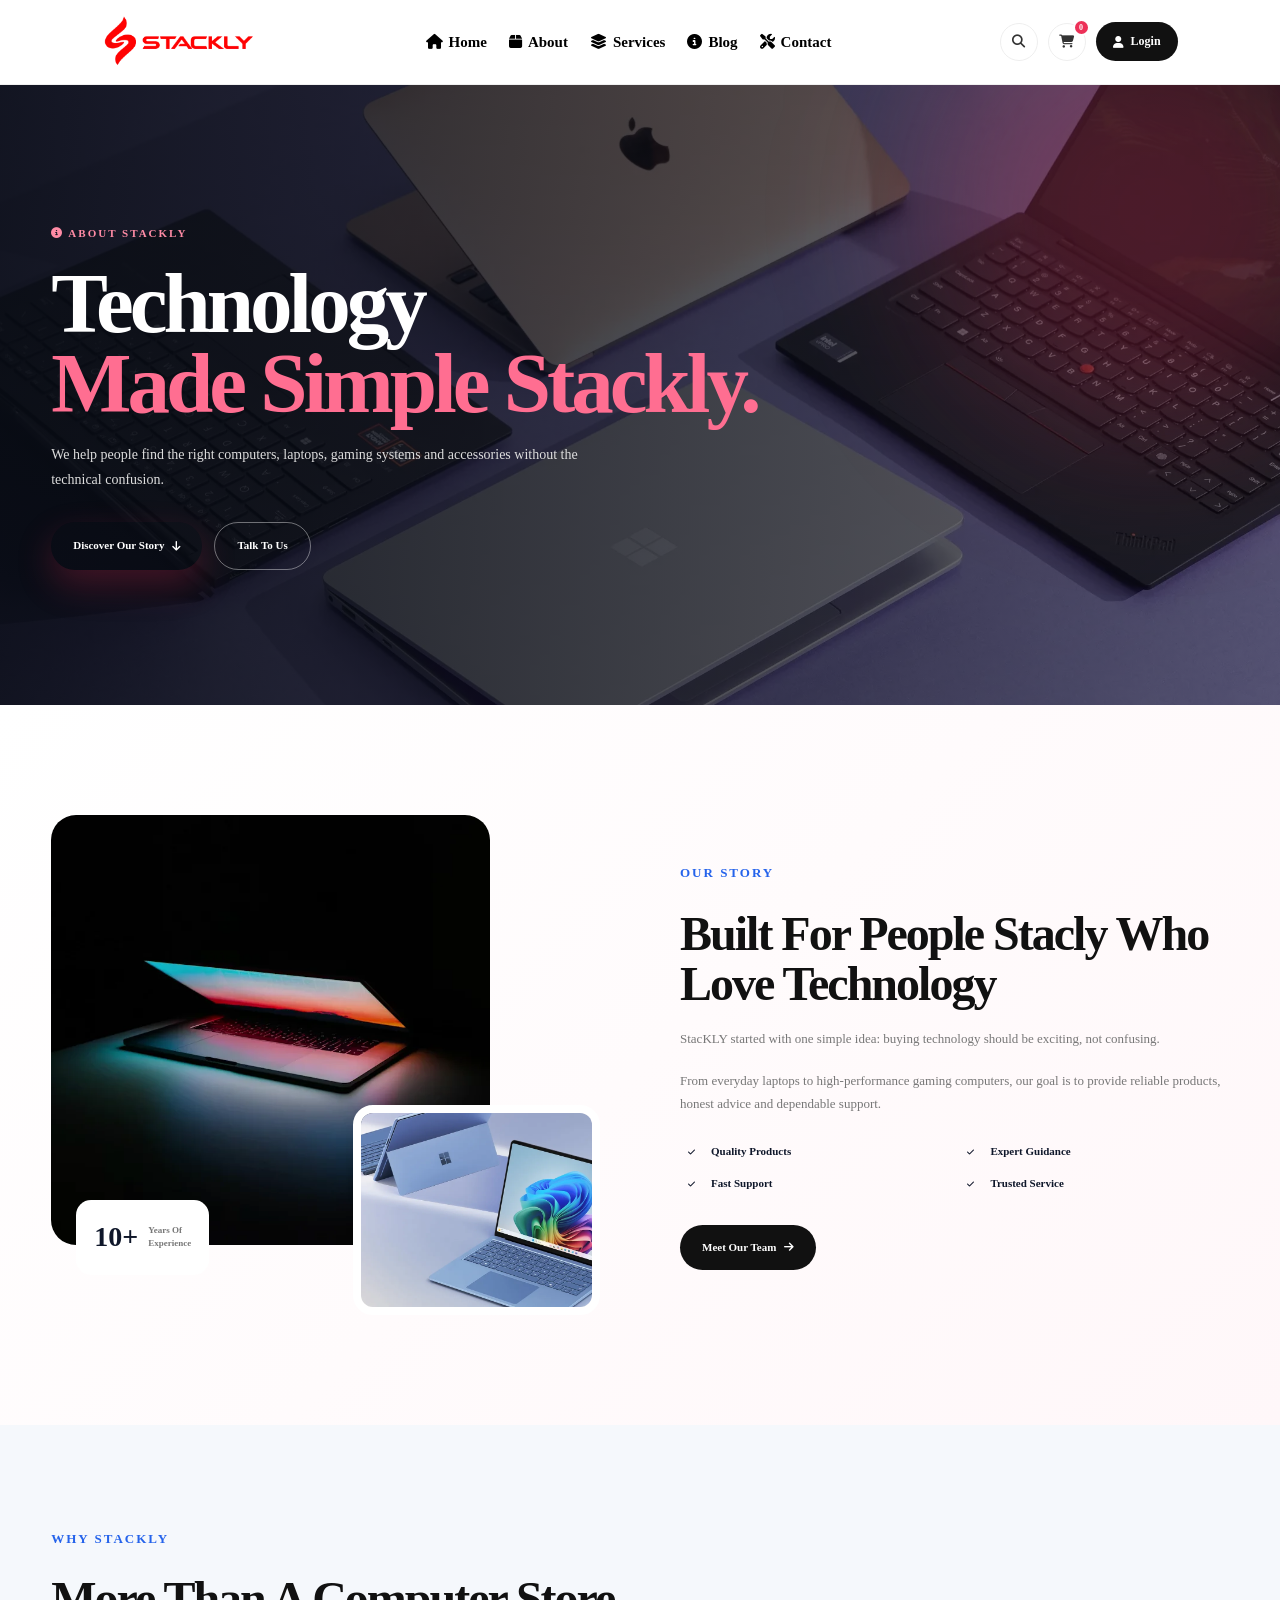
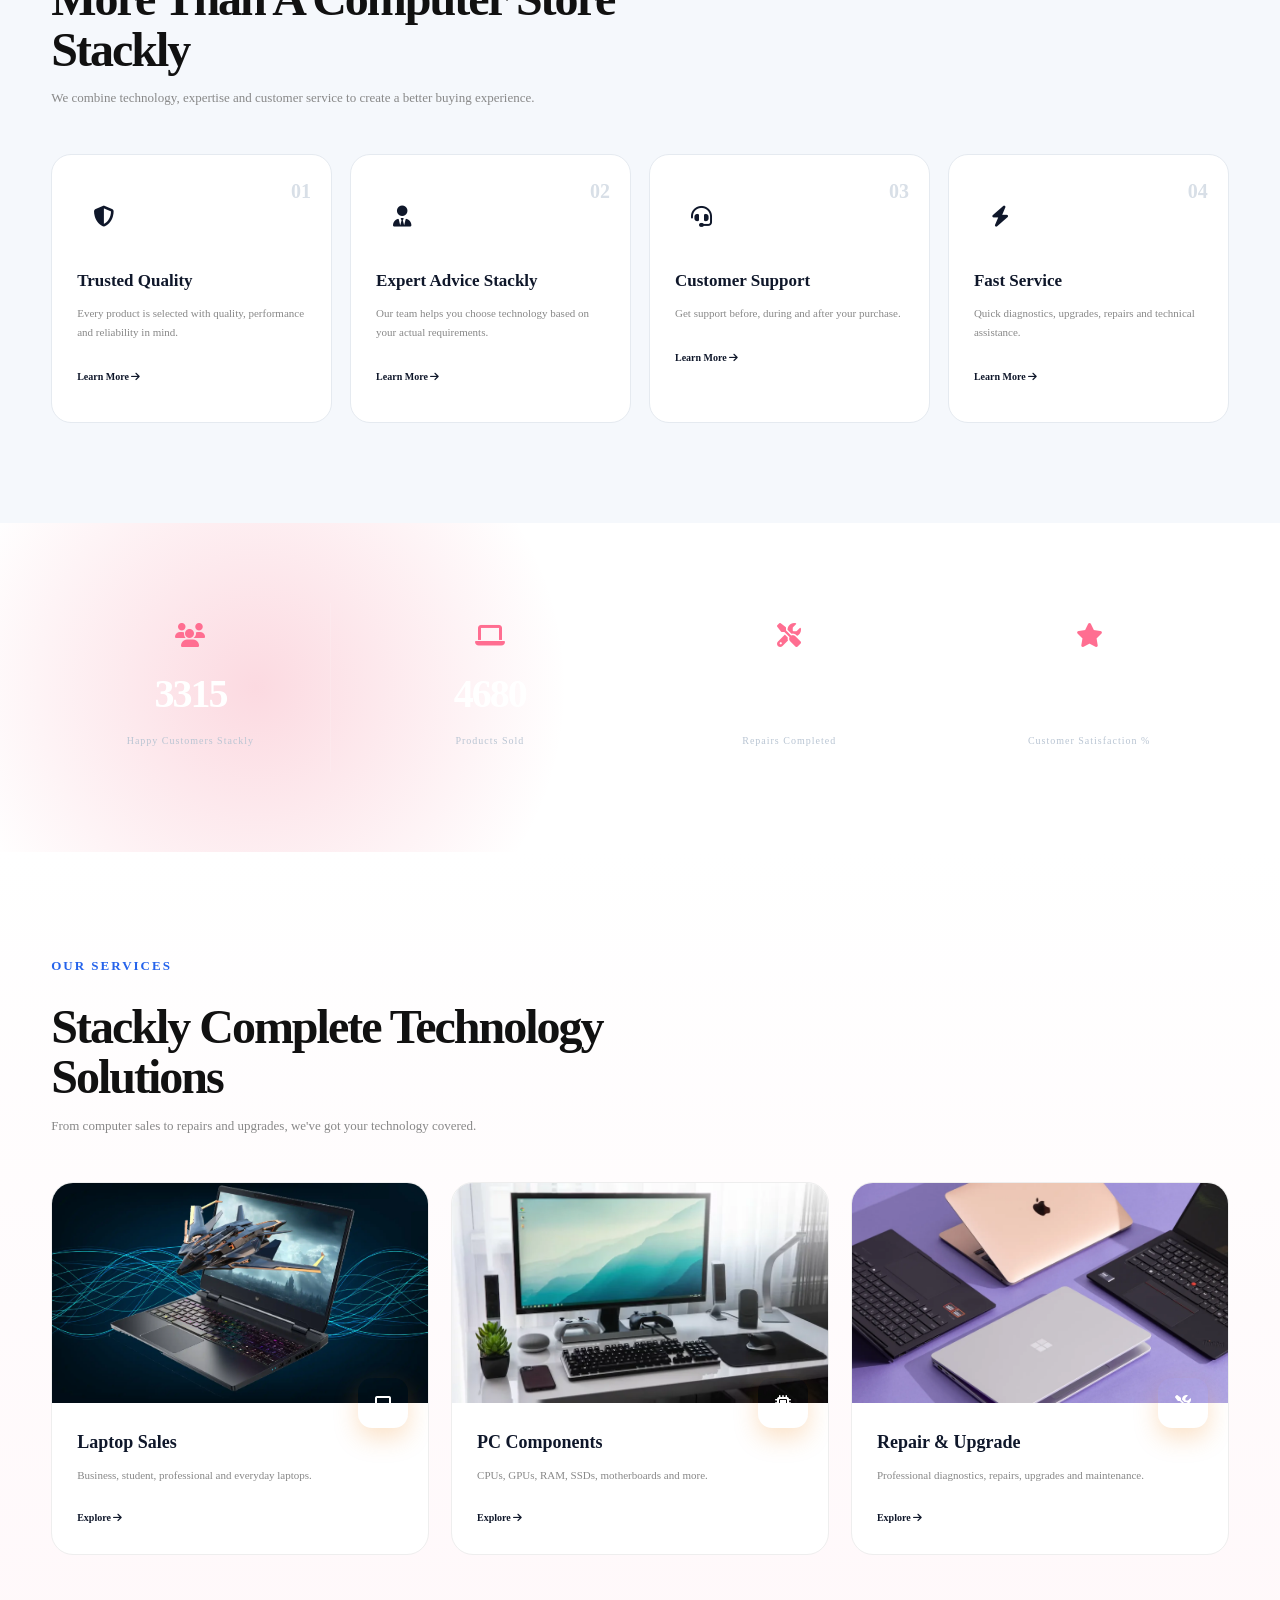
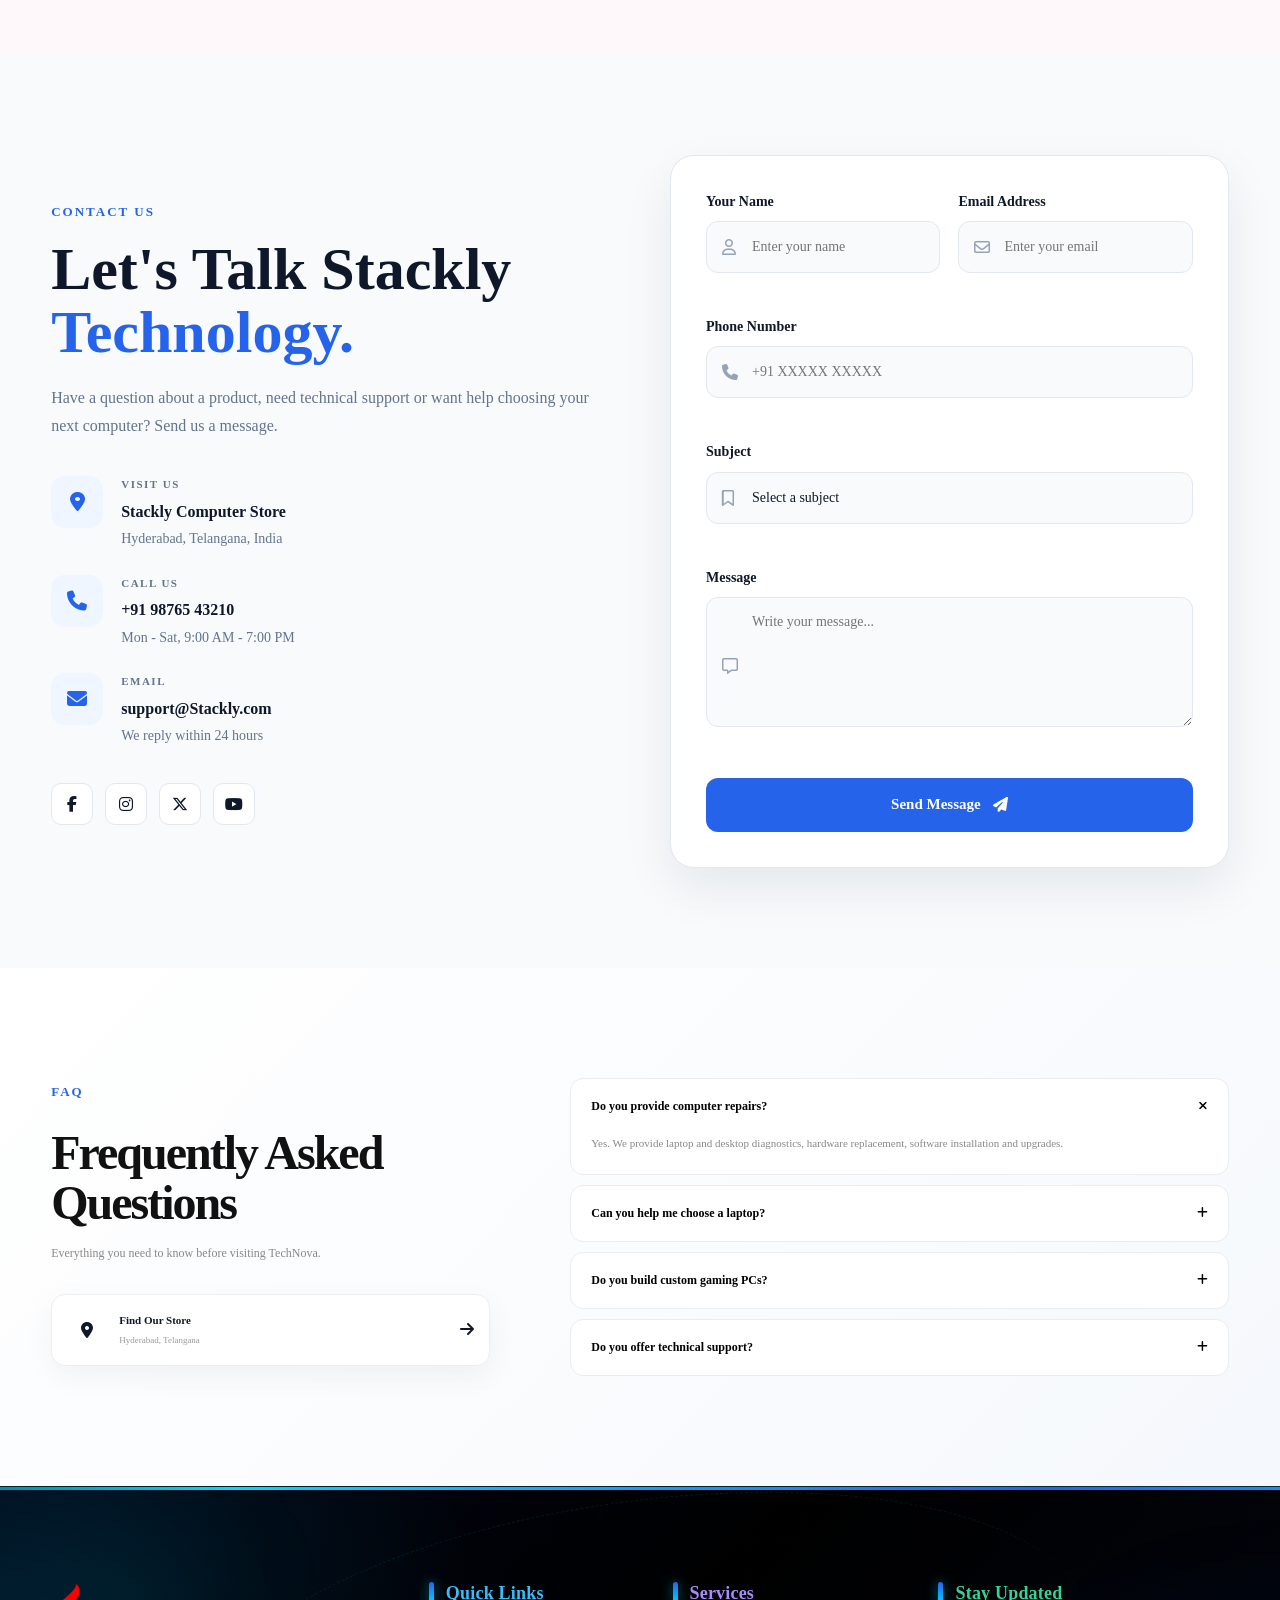
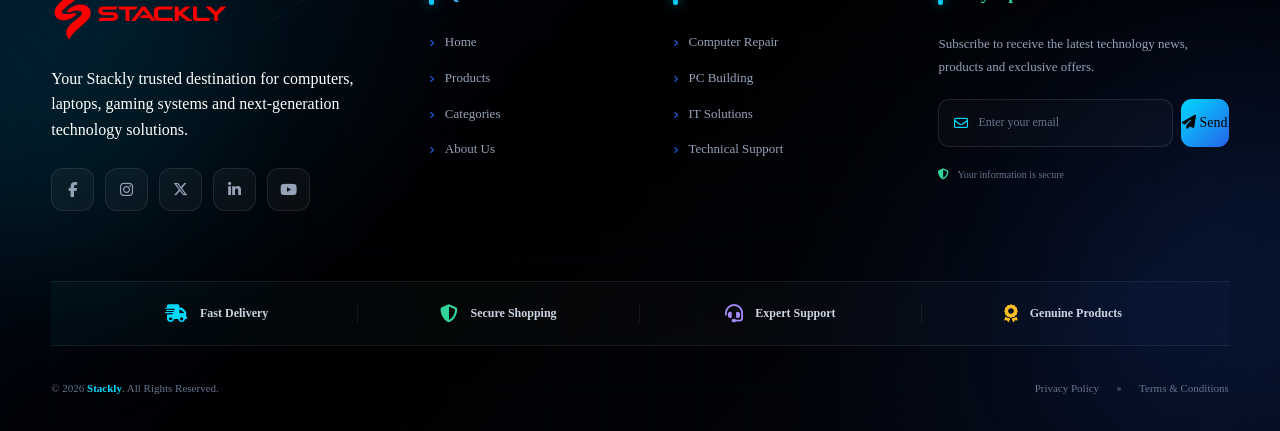
<file: contact.html>
<!DOCTYPE html>
<html lang="en">
<head>
    <meta charset="UTF-8">
    <meta name="viewport" content="width=device-width, initial-scale=1.0">

    <title>TechNova - Computer Store</title>

    <!-- CSS -->
    <link rel="stylesheet" href="./css/contact.css">

    <!-- Font Awesome -->
    <link rel="stylesheet"
          href="https://cdnjs.cloudflare.com/ajax/libs/font-awesome/6.5.2/css/all.min.css">
</head>


<body>

    
     <!-- =====================================================
     HEADER / NAVBAR
====================================================== -->
<header class="site-header" id="header">
<div class="container header-container">

    <!-- ================= LOGO ================= -->
    <a href="index.html" class="site-logo" aria-label="TechNova Home">

        <img
            src="./css/assets/image-12.webp"
            alt=""
            class="logo-image"
        >

    </a>




        <!-- ================= NAVIGATION ================= -->
        <nav class="navbar" id="navbar">
 <a href="index.html" class="nav-link ">
                <i class="fa-solid fa-house"></i>
                <span>Home</span>
            </a>

            <a href="about.html" class="nav-link">
                <i class="fa-solid fa-box"></i>
                <span>About</span>
            </a>

            <a href="services.html" class="nav-link">
                <i class="fa-solid fa-layer-group"></i>
                <span>Services</span>
            </a>

            <a href="blog.html" class="nav-link">
                <i class="fa-solid fa-circle-info"></i>
                <span>Blog</span>
            </a>

            <a href="contact.html" class="nav-link">
                <i class="fa-solid fa-screwdriver-wrench"></i>
                <span>Contact</span>
            </a>

            <!-- Mobile Login -->
            <a href="signup.html" class="mobile-login-btn">
                <i class="fa-solid fa-right-to-bracket"></i>
                <span>Login</span>
            </a>

        </nav>


        <!-- ================= RIGHT ACTIONS ================= -->
        <div class="header-actions">

            <!-- Search -->
           <button
    class="icon-btn"
    id="searchBtn"
    type="button"
    aria-label="Search"
    onclick="window.location.href='404.html'">

    <i class="fa-solid fa-magnifying-glass"></i>

</button>

            <!-- Cart -->
          <button
    class="icon-btn cart-btn"
    id="cartBtn"
    type="button"
    aria-label="Shopping Cart"
    onclick="window.location.href='404.html'">

    <i class="fa-solid fa-cart-shopping"></i>

    <span class="cart-count" id="cartCount">
        0
    </span>

</button>


            <!-- Desktop Login -->
            <a href="login.html" class="login-btn">
                <i class="fa-solid fa-user"></i>
                <span>Login</span>
            </a>


            <!-- Mobile Menu -->
            <button
                class="menu-toggle"
                id="menuToggle"
                type="button"
                aria-label="Open navigation menu"
                aria-expanded="false"
                aria-controls="navbar"
            >
                <span></span>
                <span></span>
                <span></span>
            </button>

        </div>

    </div>

</header>


<!-- =====================================================
     1. ABOUT HERO
===================================================== -->

<section class="about-hero" id="home">

    <div class="hero-overlay"></div>

    <div class="container hero-inner reveal">

        <span class="hero-label">
            <i class="fa-solid fa-circle-info"></i>
            ABOUT STACKLY
        </span>

        <h1>
            Technology
            <span>Made Simple Stackly.</span>
        </h1>

        <p>
            We help people find the right computers, laptops,
            gaming systems and accessories without the technical
            confusion.
        </p>

        <div class="hero-buttons">

            <a href="404.html" class="primary-btn">
                Discover Our Story
                <i class="fa-solid fa-arrow-down"></i>
            </a>

            <a href="404.html" class="light-btn">
                Talk To Us
            </a>

        </div>

    </div>

</section>


<!-- =====================================================
     2. OUR STORY
===================================================== -->

<section class="story-section" id="story">

    <div class="container story-grid">

        <div class="story-images reveal">

            <div class="story-main">

                <img
                    src="css/assets/image-18.webp"
                    alt="Computer technology"
                >

            </div>


            <div class="story-small">

                <img
                    src="css/assets/img6.webp"
                    alt="Laptop"
                >

            </div>


            <div class="experience-badge">

                <strong>10+</strong>

                <span>
                    Years Of<br>
                    Experience
                </span>

            </div>

        </div>


        <div class="story-content reveal">

            <span class="section-label">
                OUR STORY
            </span>

            <h2>
                Built For People Stacly
                Who Love Technology
            </h2>

            <p>
                StacKLY started with one simple idea:
                buying technology should be exciting, not confusing.
            </p>

            <p>
                From everyday laptops to high-performance gaming
                computers, our goal is to provide reliable products,
                honest advice and dependable support.
            </p>


            <div class="story-points">

                <div>
                    <i class="fa-solid fa-check"></i>
                    <span>Quality Products</span>
                </div>

                <div>
                    <i class="fa-solid fa-check"></i>
                    <span>Expert Guidance</span>
                </div>

                <div>
                    <i class="fa-solid fa-check"></i>
                    <span>Fast Support</span>
                </div>

                <div>
                    <i class="fa-solid fa-check"></i>
                    <span>Trusted Service</span>
                </div>

            </div>

            <a href="404.html" class="dark-btn">
                Meet Our Team
                <i class="fa-solid fa-arrow-right"></i>
            </a>

        </div>

    </div>

</section>


<!-- =====================================================
     3. WHY CHOOSE US
===================================================== -->

<section class="why-section" id="why">

    <div class="container">

        <div class="section-heading reveal">

            <span class="section-label">
                WHY STACKLY
            </span>

            <h2>
                More Than A Computer Store Stackly
            </h2>

            <p>
                We combine technology, expertise and customer service
                to create a better buying experience.
            </p>

        </div>


        <div class="why-grid">


            <article class="why-card reveal">

                <div class="why-icon">
                    <i class="fa-solid fa-shield-halved"></i>
                </div>

                <span class="card-number">
                    01
                </span>

                <h3>
                    Trusted Quality
                </h3>

                <p>
                    Every product is selected with quality,
                    performance and reliability in mind.
                </p>

                <a href="404.html">
                    Learn More
                    <i class="fa-solid fa-arrow-right"></i>
                </a>

            </article>


            <article class="why-card reveal">

                <div class="why-icon">
                    <i class="fa-solid fa-user-tie"></i>
                </div>

                <span class="card-number">
                    02
                </span>

                <h3>
                    Expert Advice Stackly
                </h3>

                <p>
                    Our team helps you choose technology
                    based on your actual requirements.
                </p>

                <a href="404.html">
                    Learn More
                    <i class="fa-solid fa-arrow-right"></i>
                </a>

            </article>


            <article class="why-card reveal">

                <div class="why-icon">
                    <i class="fa-solid fa-headset"></i>
                </div>

                <span class="card-number">
                    03
                </span>

                <h3>
                    Customer Support
                </h3>

                <p>
                    Get support before, during and after
                    your purchase.
                </p>

                <a href="404.html">
                    Learn More
                    <i class="fa-solid fa-arrow-right"></i>
                </a>

            </article>


            <article class="why-card reveal">

                <div class="why-icon">
                    <i class="fa-solid fa-bolt"></i>
                </div>

                <span class="card-number">
                    04
                </span>

                <h3>
                    Fast Service 
                </h3>

                <p>
                    Quick diagnostics, upgrades, repairs
                    and technical assistance.
                </p>

                <a href="404.html">
                    Learn More
                    <i class="fa-solid fa-arrow-right"></i>
                </a>

            </article>

        </div>

    </div>

</section>


<!-- =====================================================
     4. STATS
===================================================== -->

<section class="stats-section">

    <div class="stats-overlay"></div>

    <div class="container stats-grid">

        <div class="stat-item reveal">

            <i class="fa-solid fa-users"></i>

            <strong
                class="counter"
                data-target="8500"
            >
                0
            </strong>

            <span>
                Happy Customers Stackly
            </span>

        </div>


        <div class="stat-item reveal">

            <i class="fa-solid fa-laptop"></i>

            <strong
                class="counter"
                data-target="12000"
            >
                0
            </strong>

            <span>
                Products Sold
            </span>

        </div>


        <div class="stat-item reveal">

            <i class="fa-solid fa-screwdriver-wrench"></i>

            <strong
                class="counter"
                data-target="6400"
            >
                0
            </strong>

            <span>
                Repairs Completed
            </span>

        </div>


        <div class="stat-item reveal">

            <i class="fa-solid fa-star"></i>

            <strong
                class="counter"
                data-target="98"
            >
                0
            </strong>

            <span>
                Customer Satisfaction %
            </span>

        </div>

    </div>

</section>


<!-- =====================================================
     5. SERVICES
===================================================== -->

<section class="services-section" id="services">

    <div class="container">

        <div class="section-heading reveal">

            <span class="section-label">
                OUR SERVICES
            </span>

            <h2>
              Stackly  Complete Technology Solutions
            </h2>

            <p>
                From computer sales to repairs and upgrades,
                we've got your technology covered.
            </p>

        </div>


        <div class="services-grid">


            <div class="service-card reveal">

                <div class="service-image">

                    <img
                        src="css/assets/image-5.webp"
                        alt="Laptop service"
                    >

                </div>

                <div class="service-content">

                    <div class="service-icon">
                        <i class="fa-solid fa-laptop"></i>
                    </div>

                    <h3>
                        Laptop Sales
                    </h3>

                    <p>
                        Business, student, professional and
                        everyday laptops.
                    </p>

                    <a href="404.html">
                        Explore
                        <i class="fa-solid fa-arrow-right"></i>
                    </a>

                </div>

            </div>


            <div class="service-card reveal">

                <div class="service-image">

                    <img
                        src="css/assets/image-27.webp"
                        alt="Computer components"
                    >

                </div>

                <div class="service-content">

                    <div class="service-icon">
                        <i class="fa-solid fa-microchip"></i>
                    </div>

                    <h3>
                        PC Components
                    </h3>

                    <p>
                        CPUs, GPUs, RAM, SSDs, motherboards
                        and more.
                    </p>

                    <a href="404.html">
                        Explore
                        <i class="fa-solid fa-arrow-right"></i>
                    </a>

                </div>

            </div>


            <div class="service-card reveal">

                <div class="service-image">

                    <img
                        src="css/assets/image-13.webp"
                        alt="Computer repair"
                    >

                </div>

                <div class="service-content">

                    <div class="service-icon">
                        <i class="fa-solid fa-screwdriver-wrench"></i>
                    </div>

                    <h3>
                        Repair & Upgrade
                    </h3>

                    <p>
                        Professional diagnostics, repairs,
                        upgrades and maintenance.
                    </p>

                    <a href="404.html">
                        Explore
                        <i class="fa-solid fa-arrow-right"></i>
                    </a>

                </div>

            </div>

        </div>

    </div>

</section>


<!-- =====================================================
     CONTACT SECTION
===================================================== -->

<section class="contact-section" id="contact">

    <div class="container contact-grid">

        <!-- ================= CONTACT INFORMATION ================= -->

        <div class="contact-info reveal">

            <span class="section-label">
                CONTACT US
            </span>

            <h2>
                Let's Talk Stackly
                <span>Technology.</span>
            </h2>

            <p>
                Have a question about a product, need technical
                support or want help choosing your next computer?
                Send us a message.
            </p>

            <div class="contact-details">

                <!-- LOCATION -->
                <div class="contact-item">

                    <div class="contact-icon">
                        <i class="fa-solid fa-location-dot"></i>
                    </div>

                    <div class="contact-text">
                        <small>VISIT US</small>

                        <strong>
                            Stackly Computer Store
                        </strong>

                        <p>
                            Hyderabad, Telangana, India
                        </p>
                    </div>

                </div>


                <!-- PHONE -->
                <div class="contact-item">

                    <div class="contact-icon">
                        <i class="fa-solid fa-phone"></i>
                    </div>

                    <div class="contact-text">
                        <small>CALL US</small>

                        <strong>
                            +91 98765 43210
                        </strong>

                        <p>
                            Mon - Sat, 9:00 AM - 7:00 PM
                        </p>
                    </div>

                </div>


                <!-- EMAIL -->
                <div class="contact-item">

                    <div class="contact-icon">
                        <i class="fa-solid fa-envelope"></i>
                    </div>

                    <div class="contact-text">
                        <small>EMAIL</small>

                        <strong>
                            support@Stackly.com
                        </strong>

                        <p>
                            We reply within 24 hours
                        </p>
                    </div>

                </div>

            </div>


            <!-- SOCIAL LINKS -->

            <div class="contact-socials">

                <a href="404.html" aria-label="Facebook">
                    <i class="fa-brands fa-facebook-f"></i>
                </a>

                <a href="404.html" aria-label="Instagram">
                    <i class="fa-brands fa-instagram"></i>
                </a>

                <a href="404.html" aria-label="X">
                    <i class="fa-brands fa-x-twitter"></i>
                </a>

                <a href="404.html" aria-label="YouTube">
                    <i class="fa-brands fa-youtube"></i>
                </a>

            </div>

        </div>


        <!-- ================= CONTACT FORM ================= -->

        <div class="contact-form-box reveal">

        


            <form id="contactForm" novalidate>

                <!-- NAME + EMAIL -->

                <div class="form-row">

                    <div class="input-group">

                        <label for="name">
                            Your Name
                        </label>

                        <div class="input-field">

                            <i class="fa-regular fa-user"></i>

                            <input
                                type="text"
                                id="name"
                                name="name"
                                placeholder="Enter your name"
                                autocomplete="name"
                            >

                        </div>

                        <small class="error-message" id="nameError"></small>

                    </div>


                    <div class="input-group">

                        <label for="email">
                            Email Address
                        </label>

                        <div class="input-field">

                            <i class="fa-regular fa-envelope"></i>

                            <input
                                type="email"
                                id="email"
                                name="email"
                                placeholder="Enter your email"
                                autocomplete="email"
                            >

                        </div>

                        <small class="error-message" id="emailError"></small>

                    </div>

                </div>


                <!-- PHONE -->

                <div class="input-group">

                    <label for="phone">
                        Phone Number
                    </label>

                    <div class="input-field">

                        <i class="fa-solid fa-phone"></i>

                        <input
                            type="tel"
                            id="phone"
                            name="phone"
                            placeholder="+91 XXXXX XXXXX"
                            autocomplete="tel"
                        >

                    </div>

                    <small class="error-message" id="phoneError"></small>

                </div>


                <!-- SUBJECT -->

                <div class="input-group">

                    <label for="subject">
                        Subject
                    </label>

                    <div class="input-field">

                        <i class="fa-regular fa-bookmark"></i>

                        <select
                            id="subject"
                            name="subject"
                        >

                            <option value="" selected disabled>
                                Select a subject
                            </option>

                            <option value="product-inquiry">
                                Product Inquiry
                            </option>

                            <option value="computer-repair">
                                Computer Repair
                            </option>

                            <option value="laptop-recommendation">
                                Laptop Recommendation
                            </option>

                            <option value="gaming-pc">
                                Gaming PC
                            </option>

                            <option value="other">
                                Other
                            </option>

                        </select>

                    </div>

                    <small class="error-message" id="subjectError"></small>

                </div>


                <!-- MESSAGE -->

                <div class="input-group">

                    <label for="message">
                        Message
                    </label>

                    <div class="input-field textarea-field">

                        <i class="fa-regular fa-message"></i>

                        <textarea
                            id="message"
                            name="message"
                            placeholder="Write your message..."
                        ></textarea>

                    </div>

                    <small class="error-message" id="messageError"></small>

                </div>


                <!-- SUBMIT -->

                <button
                    type="submit"
                    class="submit-btn"
                    id="submitBtn"
                >

                    <span>Send Message</span>

                    <i class="fa-solid fa-paper-plane"></i>

                </button>


                <!-- FORM MESSAGE -->

                <p
                    class="form-message"
                    id="formMessage"
                    aria-live="polite"
                ></p>

            </form>

        </div>

    </div>

</section>


<!-- =====================================================
     7. FAQ + LOCATION CTA
===================================================== -->

<section class="faq-section" id="faq">

    <div class="container faq-grid">


        <div class="faq-heading reveal">

            <span class="section-label">
                FAQ
            </span>

            <h2>
                Frequently Asked
                Questions
            </h2>

            <p>
                Everything you need to know before visiting
                TechNova.
            </p>


            <div class="location-card">

                <div class="location-icon">
                    <i class="fa-solid fa-location-dot"></i>
                </div>

                <div>

                    <strong>
                        Find Our Store
                    </strong>

                    <span>
                        Hyderabad, Telangana
                    </span>

                </div>
<a href="404.html" class="arrow-link" aria-label="Go to 404 page">
    <i class="fa-solid fa-arrow-right"></i>
</a>

            </div>

        </div>


        <div class="faq-list reveal">


            <div class="faq-item active">

                <button class="faq-question">

                    <span>
                        Do you provide computer repairs?
                    </span>

                    <i class="fa-solid fa-plus"></i>

                </button>

                <div class="faq-answer">

                    <p>
                        Yes. We provide laptop and desktop
                        diagnostics, hardware replacement,
                        software installation and upgrades.
                    </p>

                </div>

            </div>


            <div class="faq-item">

                <button class="faq-question">

                    <span>
                        Can you help me choose a laptop?
                    </span>

                    <i class="fa-solid fa-plus"></i>

                </button>

                <div class="faq-answer">

                    <p>
                        Absolutely. Tell us your budget and
                        requirements and our team will recommend
                        suitable options.
                    </p>

                </div>

            </div>


            <div class="faq-item">

                <button class="faq-question">

                    <span>
                        Do you build custom gaming PCs?
                    </span>

                    <i class="fa-solid fa-plus"></i>

                </button>

                <div class="faq-answer">

                    <p>
                        Yes. We can create custom gaming and
                        professional PC configurations based
                        on your performance and budget needs.
                    </p>

                </div>

            </div>


            <div class="faq-item">

                <button class="faq-question">

                    <span>
                        Do you offer technical support?
                    </span>

                    <i class="fa-solid fa-plus"></i>

                </button>

                <div class="faq-answer">

                    <p>
                        Our support team can assist with product
                        setup, upgrades, troubleshooting and
                        general technical questions.
                    </p>

                </div>

            </div>

        </div>

    </div>

</section>

<!-- =====================================================
     FUTURISTIC FOOTER
====================================================== -->

<footer class="tech-footer">

    <!-- Animated Background -->

    <div class="footer-glow footer-glow-one"></div>
    <div class="footer-glow footer-glow-two"></div>

    <div class="footer-grid-lines"></div>


    <div class="container">

        <!-- =================================================
             FOOTER MAIN
        ================================================== -->

        <div class="footer-main">


            <!-- BRAND -->
<div class="footer-brand-new">

    <a href="index.html" class="footer-logo" aria-label="TechNova Home">
        <img 
            src="css/assets/image-12.webp" 
            alt=""
            class="footer-logo-image"
        >
    </a>



                <p>
                    Your Stackly trusted destination for computers,
                    laptops, gaming systems and next-generation
                    technology solutions.
                </p>

<br>
                <!-- Social Icons -->

                <div class="footer-social">

                    <a href="404.html" aria-label="Facebook">
                        <i class="fa-brands fa-facebook-f"></i>
                    </a>

                    <a href="404.html" aria-label="Instagram">
                        <i class="fa-brands fa-instagram"></i>
                    </a>

                    <a href="404.html" aria-label="X">
                        <i class="fa-brands fa-x-twitter"></i>
                    </a>

                    <a href="404.html" aria-label="LinkedIn">
                        <i class="fa-brands fa-linkedin-in"></i>
                    </a>

                    <a href="404.html" aria-label="YouTube">
                        <i class="fa-brands fa-youtube"></i>
                    </a>

                </div>

            </div>


            <!-- QUICK LINKS -->

            <div class="footer-links-new">

                <div class="footer-title">

                    <span class="title-line"></span>

                    <h3>
                        Quick Links
                    </h3>

                </div>


                <a href="index.html">
                    <i class="fa-solid fa-angle-right"></i>
                    Home
                </a>

                <a href="about.html">
                    <i class="fa-solid fa-angle-right"></i>
                    Products
                </a>

                <a href="services.html">
                    <i class="fa-solid fa-angle-right"></i>
                    Categories
                </a>

                <a href="about.html">
                    <i class="fa-solid fa-angle-right"></i>
                    About Us
                </a>

            </div>


            <!-- SERVICES -->

            <div class="footer-links-new">

                <div class="footer-title">

                    <span class="title-line"></span>

                    <h3>
                        Services
                    </h3>

                </div>


                <a href="services.html">
                    <i class="fa-solid fa-angle-right"></i>
                    Computer Repair
                </a>

                <a href="404.html">
                    <i class="fa-solid fa-angle-right"></i>
                    PC Building
                </a>

                <a href="404.html">
                    <i class="fa-solid fa-angle-right"></i>
                    IT Solutions
                </a>

                <a href="404.html">
                    <i class="fa-solid fa-angle-right"></i>
                    Technical Support
                </a>

            </div>


            <!-- NEWSLETTER -->

            <div class="footer-newsletter">

                <div class="footer-title">

                    <span class="title-line"></span>

                    <h3>
                        Stay Updated
                    </h3>

                </div>


                <p>
                    Subscribe to receive the latest technology
                    news, products and exclusive offers.
                </p>

<form
    class="footer-newsletter-form"
    id="newsletterForm"
>

    <div class="newsletter-input">

        <i class="fa-regular fa-envelope"></i>

        <input
            type="email"
            id="newsletterEmail"
            placeholder="Enter your email"
            autocomplete="email"
        >

    </div>

    <button
        type="button"
        class="send-btn"
        aria-label="Send message"
        id="sendBtn"
    >
        <i class="fa-solid fa-paper-plane"></i>
        <span>Send</span>
    </button>

</form>

<p
    id="newsletterError"
    class="newsletter-error"
></p>


                <div class="secure-text">

                    <i class="fa-solid fa-shield-halved"></i>

                    <span>
                        Your information is secure
                    </span>

                </div>

            </div>

        </div>


        <!-- =================================================
             FEATURE STRIP
        ================================================== -->

        <div class="footer-feature-strip">

            <div>

                <i class="fa-solid fa-truck-fast"></i>

                <span>
                    Fast Delivery
                </span>

            </div>


            <div>

                <i class="fa-solid fa-shield-halved"></i>

                <span>
                    Secure Shopping
                </span>

            </div>


            <div>

                <i class="fa-solid fa-headset"></i>

                <span>
                    Expert Support
                </span>

            </div>


            <div>

                <i class="fa-solid fa-award"></i>

                <span>
                    Genuine Products
                </span>

            </div>

        </div>


        <!-- =================================================
             FOOTER BOTTOM
        ================================================== -->

        <div class="footer-bottom-new">

            <p>
                © 2026
                <strong>Stackly</strong>.
                All Rights Reserved.
            </p>


            <div class="footer-policy">

                <a href="404.html">
                    Privacy Policy
                </a>

                <span></span>

                <a href="404.html">
                    Terms & Conditions
                </a>

            </div>

        </div>

    </div>

</footer>



    <!-- =====================================================
         JAVASCRIPT
    ====================================================== -->
    <script src="js/contact.js"></script>

</body>
</html>
</file>
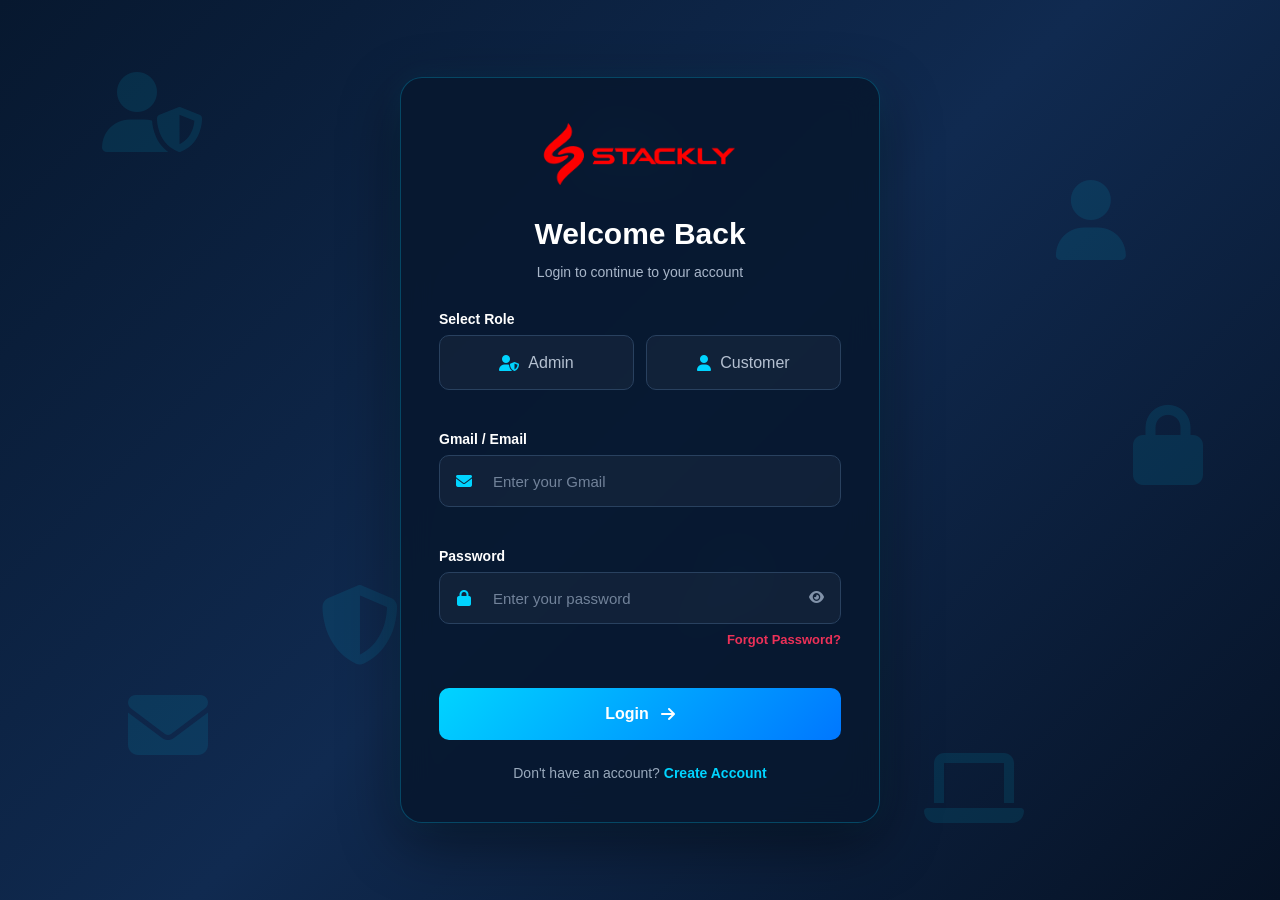
<file: login.html>
<!DOCTYPE html>
<html lang="en">

<head>

    <meta charset="UTF-8">

    <meta
        name="viewport"
        content="width=device-width, initial-scale=1.0">

    <title>Login</title>


    <!-- FONT AWESOME -->

    <link
        rel="stylesheet"
        href="https://cdnjs.cloudflare.com/ajax/libs/font-awesome/6.5.2/css/all.min.css">


    <!-- LOGIN CSS -->

    <link
        rel="stylesheet"
        href="css/login.css">

</head>


<body>


    <!-- ==============================
         BACKGROUND ICONS
    =============================== -->

    <div class="background-icons">

        <i class="fa-solid fa-user-shield icon icon1"></i>

        <i class="fa-solid fa-user icon icon2"></i>

        <i class="fa-solid fa-envelope icon icon3"></i>

        <i class="fa-solid fa-lock icon icon4"></i>

        <i class="fa-solid fa-laptop icon icon5"></i>

        <i class="fa-solid fa-shield-halved icon icon6"></i>

        <i class="fa-solid fa-cloud icon icon7"></i>

        <i class="fa-solid fa-key icon icon8"></i>

    </div>



    <!-- ==============================
         LOGIN WRAPPER
    =============================== -->

    <div class="login-wrapper">


        <div class="login-card">


            <!-- ==========================
                 LOGO
            =========================== -->

         <!-- LOGO -->
<div class="login-logo">
    <a href="index.html">
        <img 
            src="css/assets/image-12.webp" 
            alt="Logo"
        >
    </a>
</div>

            <!-- ==========================
                 TITLE
            =========================== -->

            <h1>
                Welcome Back
            </h1>


            <p class="subtitle">

                Login to continue to your account

            </p>



            <!-- ==========================
                 LOGIN FORM
            =========================== -->

            <form id="loginForm">


                <!-- ==========================
                     ROLE
                =========================== -->

                <div class="input-group">

                    <label>
                        Select Role
                    </label>


                    <div class="role-container">


                        <!-- ADMIN -->

                        <label class="role-card">

                            <input
                                type="radio"
                                name="role"
                                value="Admin">

                            <span>

                                <i class="fa-solid fa-user-shield"></i>

                                Admin

                            </span>

                        </label>



                        <!-- CUSTOMER -->

                        <label class="role-card">

                            <input
                                type="radio"
                                name="role"
                                value="Customer">

                            <span>

                                <i class="fa-solid fa-user"></i>

                                Customer

                            </span>

                        </label>


                    </div>


                    <small
                        class="error"
                        id="roleError">
                    </small>

                </div>



                <!-- ==========================
                     EMAIL
                =========================== -->

                <div class="input-group">

                    <label for="email">

                        Gmail / Email

                    </label>


                    <div class="input-box">

                        <i class="fa-solid fa-envelope"></i>


                        <input
                            type="email"
                            id="email"
                            placeholder="Enter your Gmail"
                            autocomplete="email">


                    </div>


                    <small
                        class="error"
                        id="emailError">
                    </small>

                </div>


<!-- ==========================
     PASSWORD
=========================== -->

<div class="input-group">

    <label for="password">
        Password
    </label>

    <div class="input-box">

        <i class="fa-solid fa-lock"></i>

        <input 
            type="password" 
            id="password" 
            placeholder="Enter your password"
            autocomplete="current-password">

        <!-- SHOW / HIDE PASSWORD -->

        <button 
            type="button"
            class="toggle-password"
            id="togglePassword"
            aria-label="Show password">

            <i class="fa-solid fa-eye"></i>

        </button>

    </div>


    <!-- FORGOT PASSWORD -->

    <div class="password-options">

        <a 
            href="404.html"
            class="forgot-password">

            Forgot Password?

        </a>

    </div>


    <small 
        class="error"
        id="passwordError">
    </small>

</div>


                <!-- ==========================
                     LOGIN BUTTON
                =========================== -->

                <button
                    type="submit"
                    class="login-btn">

                    <span>
                        Login
                    </span>

                    <i class="fa-solid fa-arrow-right"></i>

                </button>


            </form>



            <!-- ==========================
                 SIGNUP
            =========================== -->

            <div class="signup-link">

                Don't have an account?

                <a href="signup.html">

                    Create Account

                </a>

            </div>


        </div>

    </div>



    <!-- ==============================
         SCROLL TO TOP BUTTON
    =============================== -->

    <button
        type="button"
        id="scrollTopBtn"
        class="scroll-top-btn"
        aria-label="Scroll to top">

        <i class="fa-solid fa-arrow-up"></i>

    </button>



    <!-- ==============================
         LOGIN JAVASCRIPT
    =============================== -->

    <script src="js/login.js"></script>


</body>

</html>
</file>
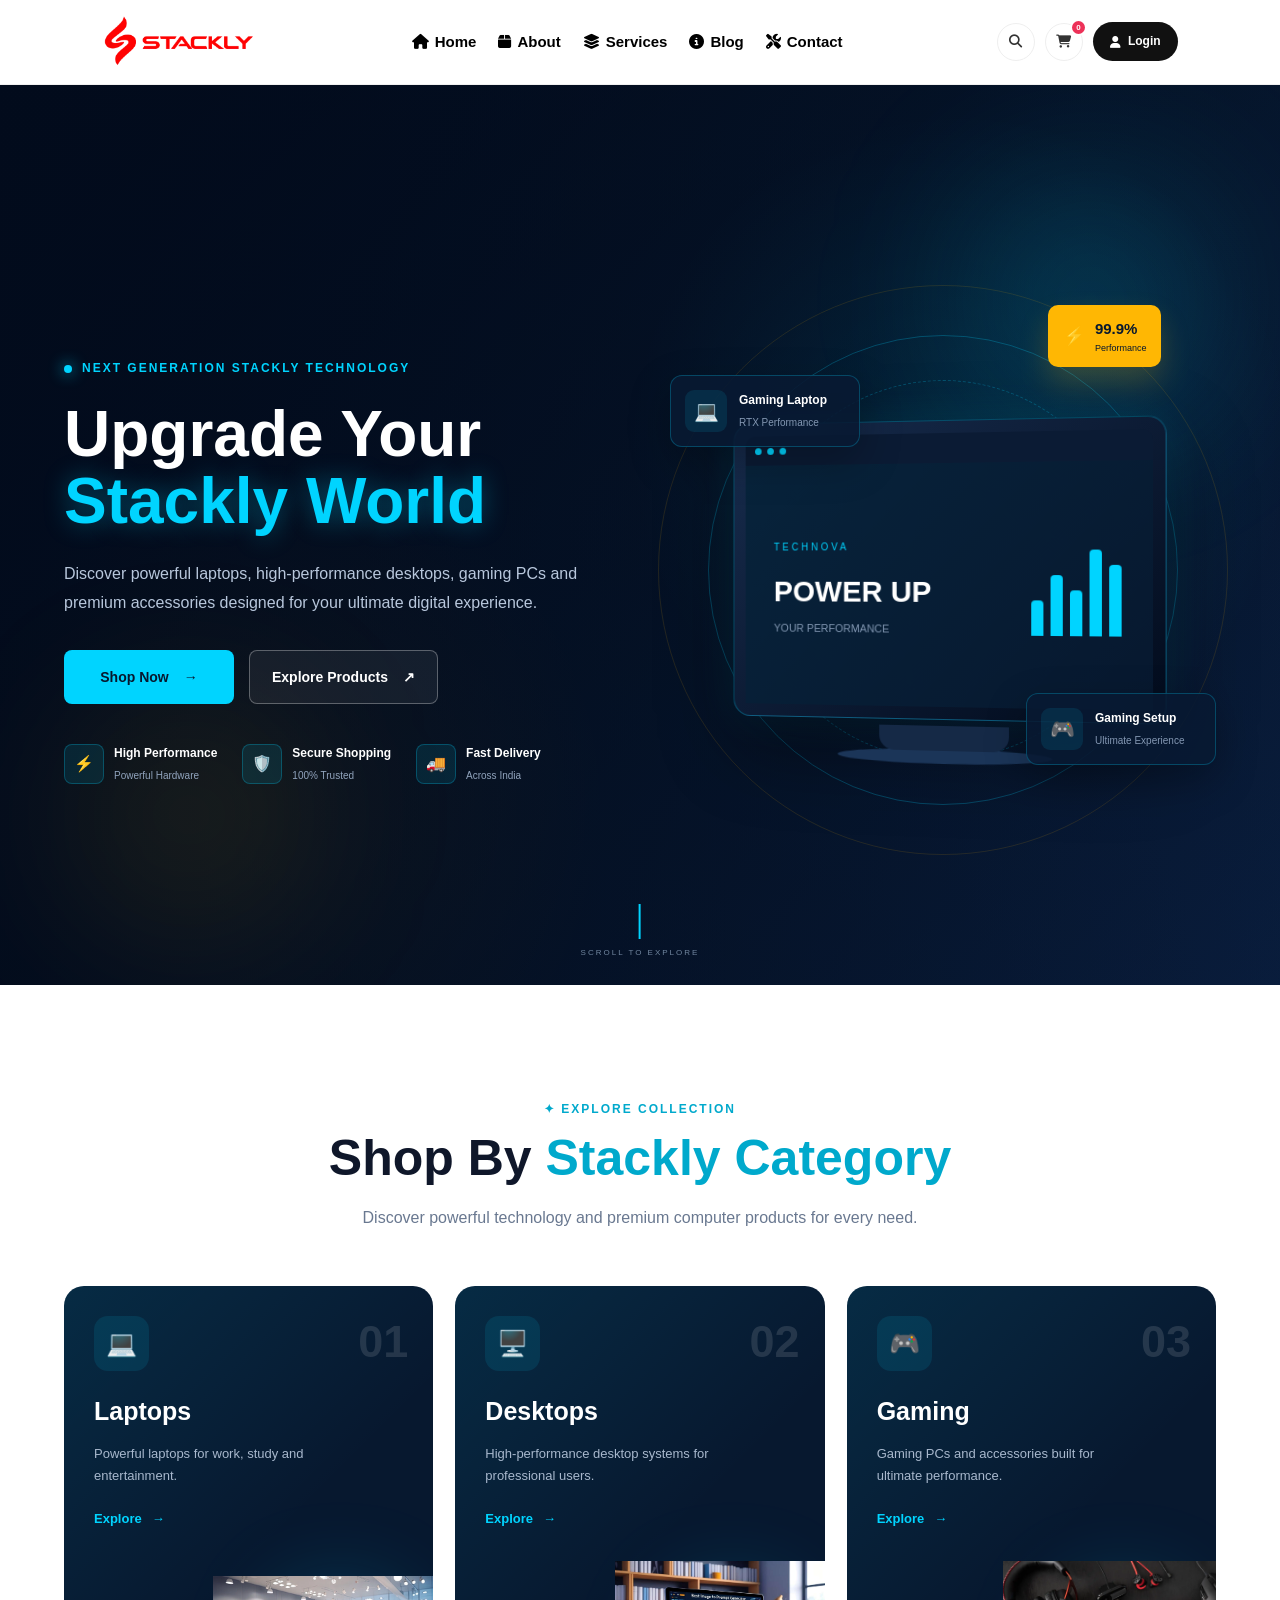
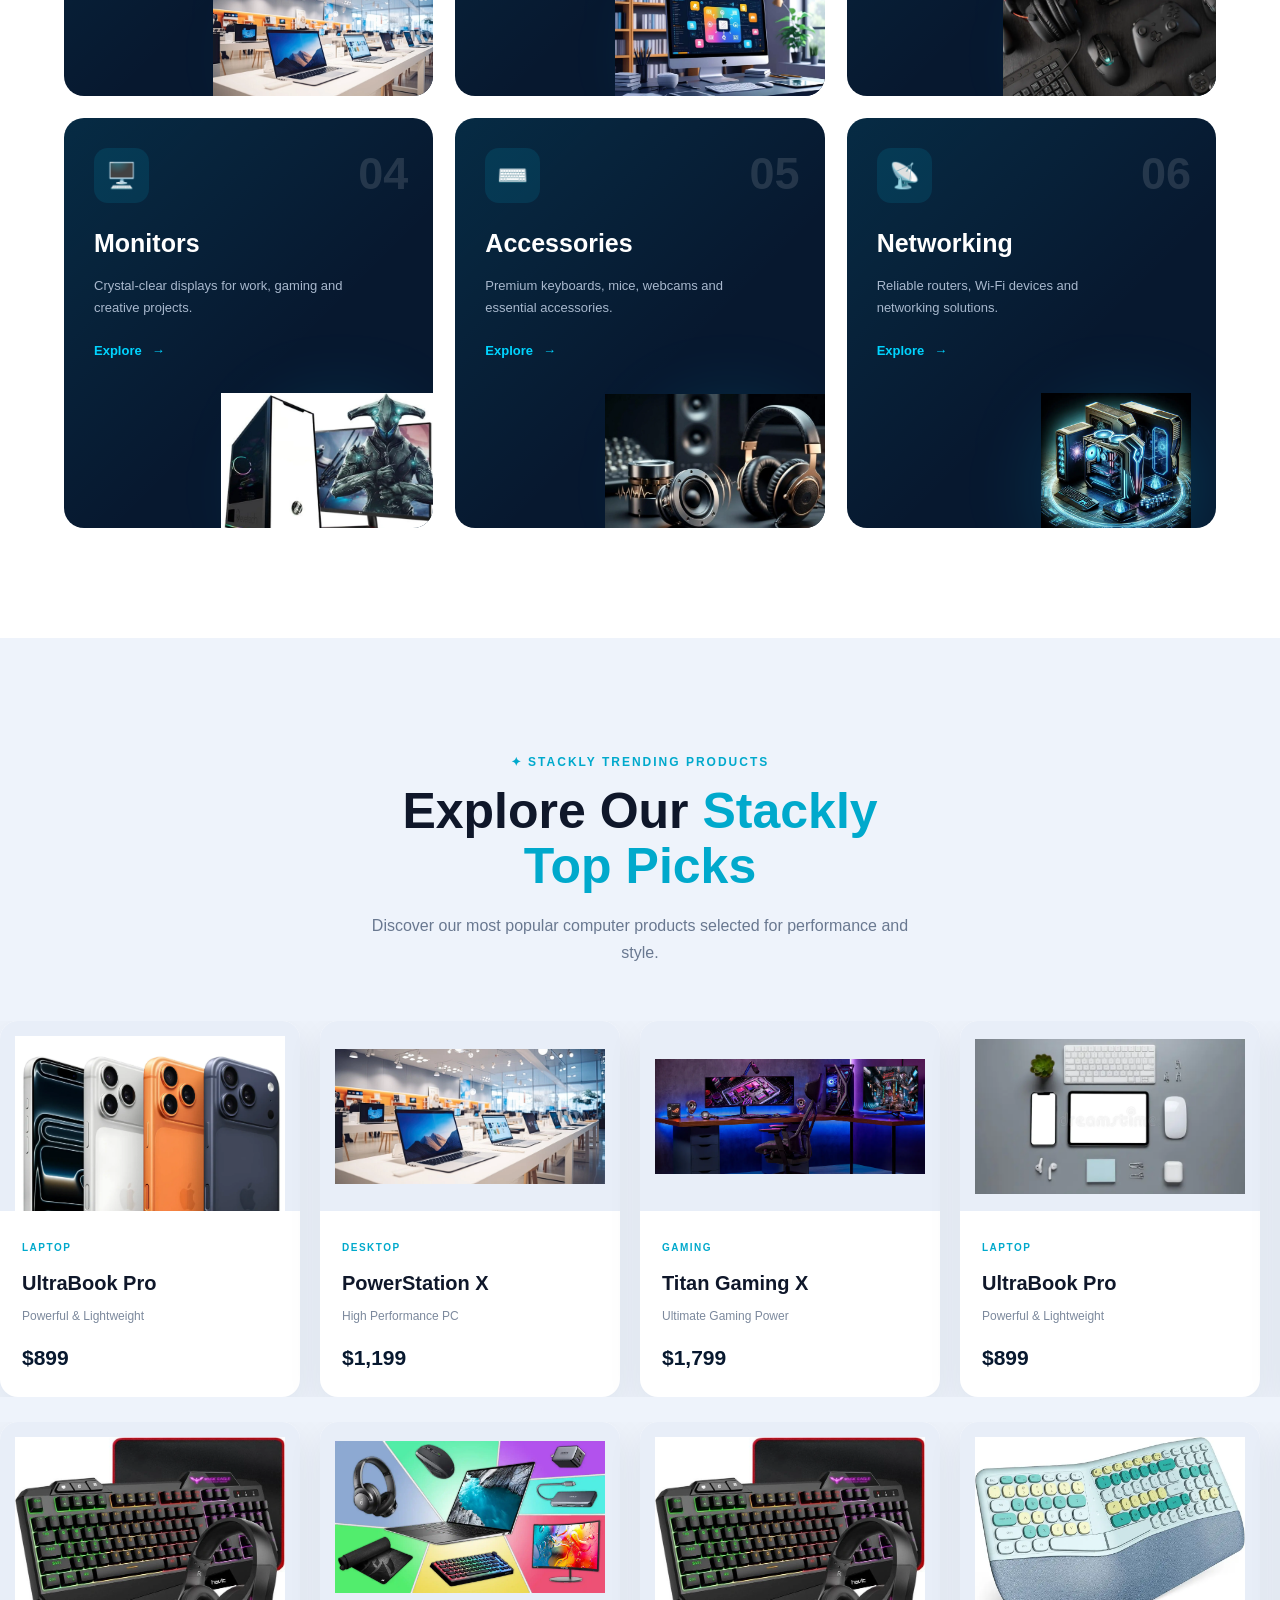
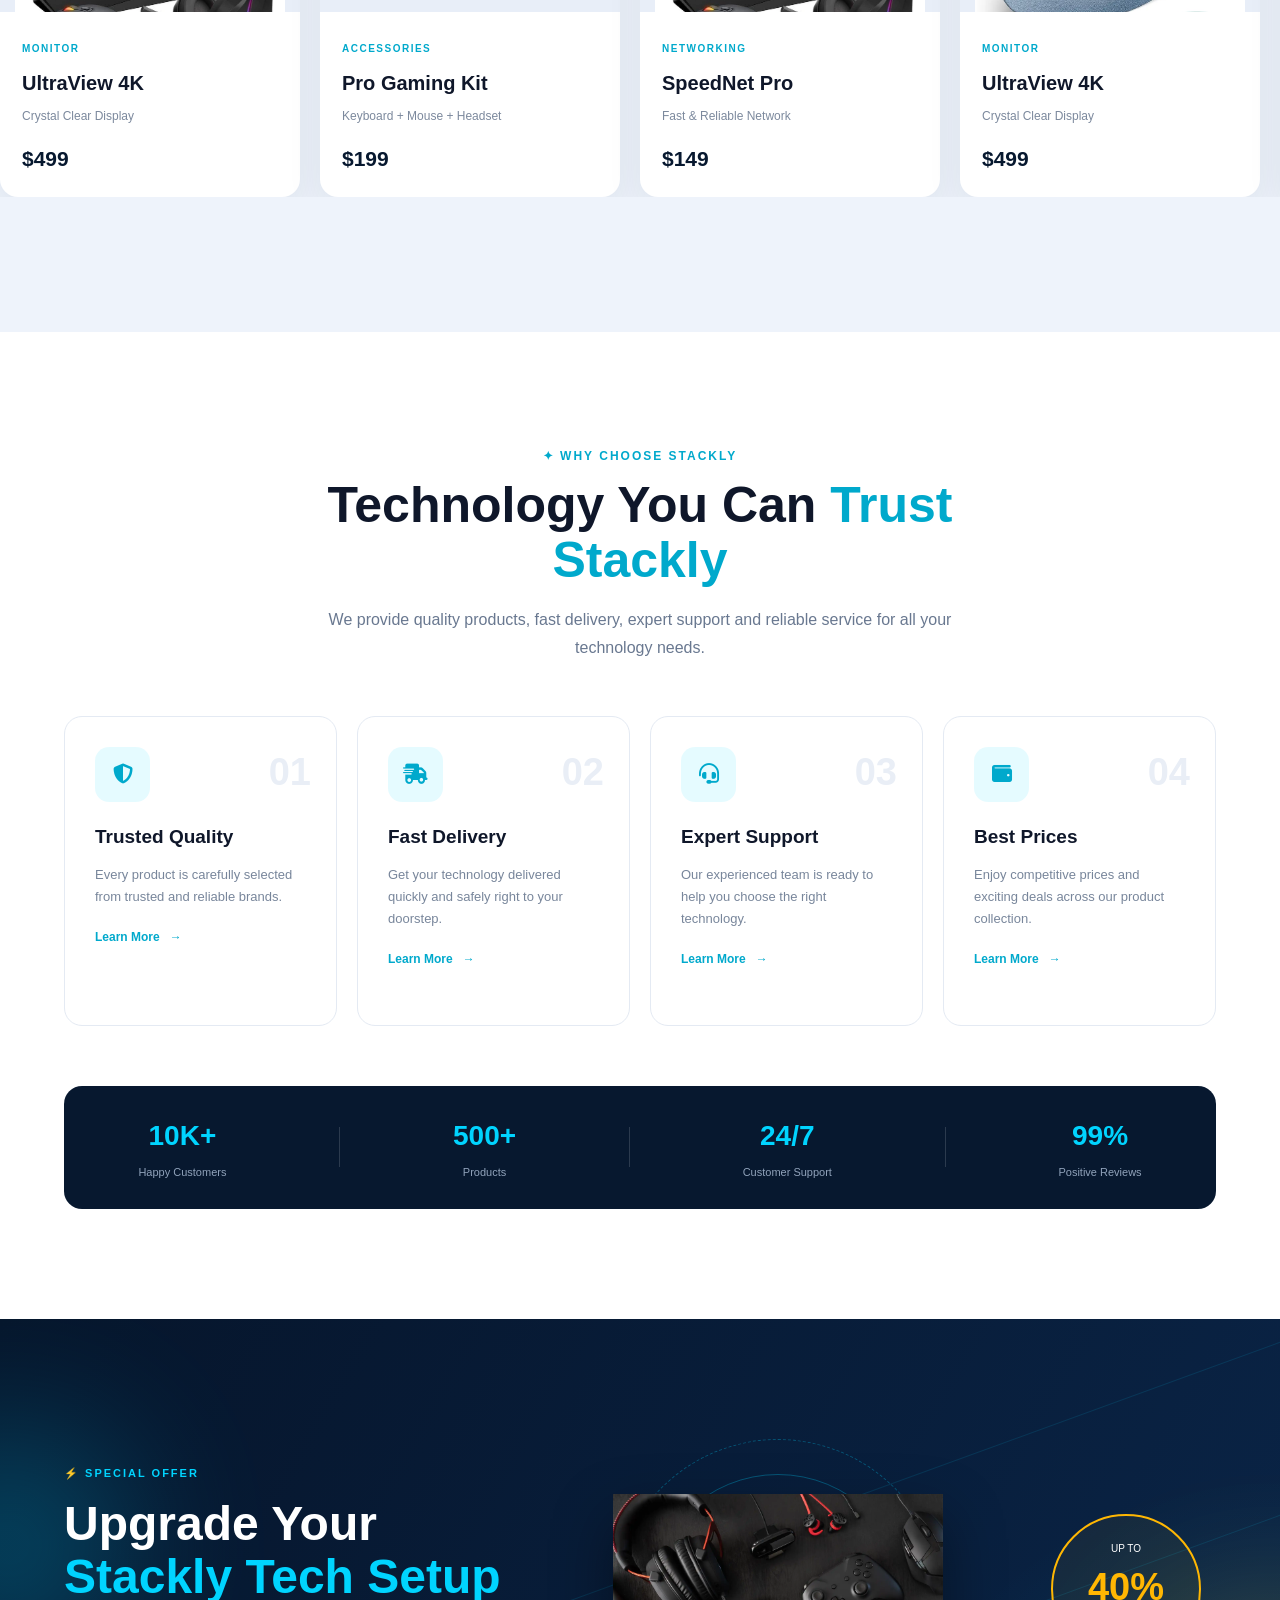
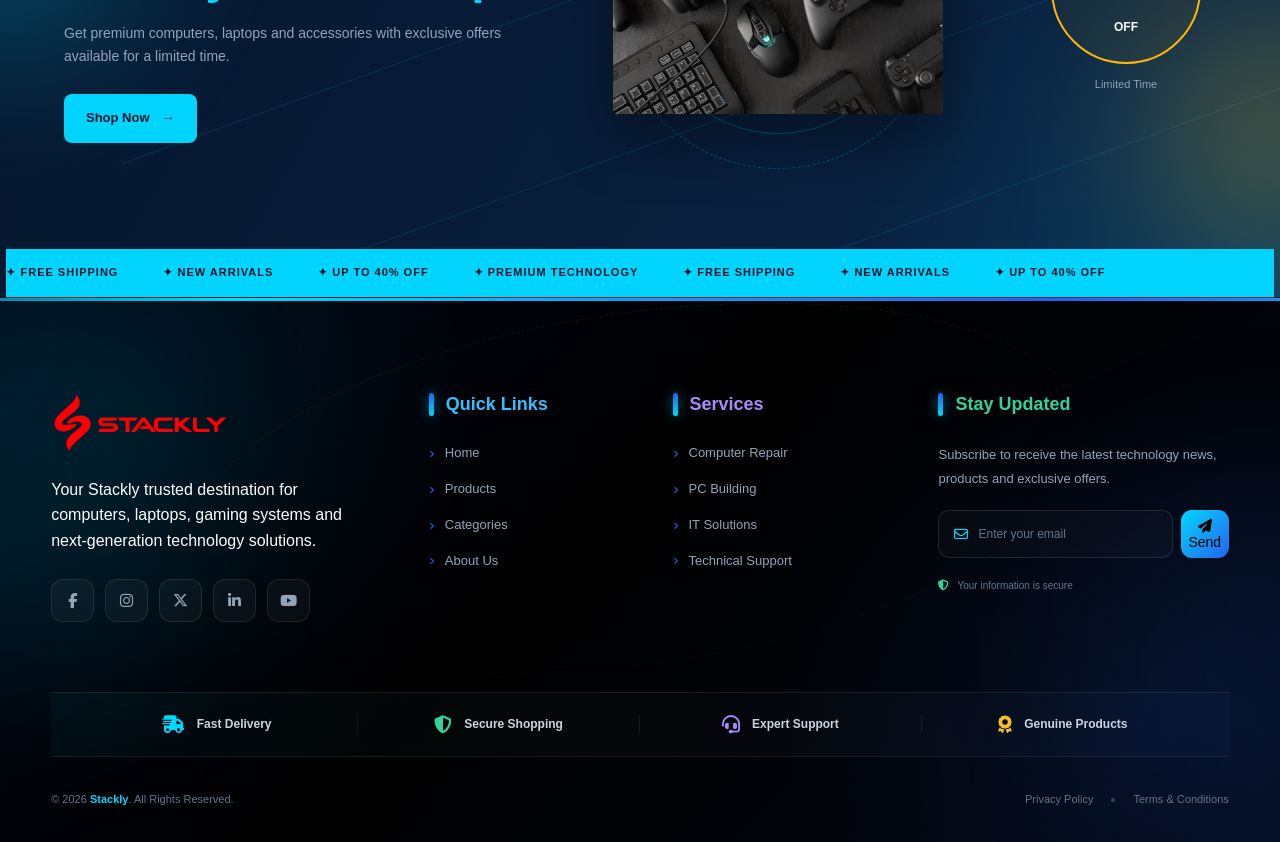
<file: services.html>
<!DOCTYPE html>
<html lang="en">

<head>
    <meta charset="UTF-8">
    <meta name="viewport" content="width=device-width, initial-scale=1.0">

    <title>TechNova - Computer Store</title>

    <!-- CSS -->
    <link rel="stylesheet" href="./css/services.css">

    <!-- Font Awesome -->
    <link
        rel="stylesheet"
        href="https://cdnjs.cloudflare.com/ajax/libs/font-awesome/6.5.2/css/all.min.css"
    >
</head>

<body>


    
     <!-- =====================================================
     HEADER / NAVBAR
====================================================== -->
<header class="site-header" id="header">
<div class="container header-container">

    <!-- ================= LOGO ================= -->
    <a href="index.html" class="site-logo" aria-label="TechNova Home">

        <img
            src="./css/assets/image-12.webp"
            alt=""
            class="logo-image"
        >

    </a>




        <!-- ================= NAVIGATION ================= -->
        <nav class="navbar" id="navbar">
 <a href="index.html" class="nav-link ">
                <i class="fa-solid fa-house"></i>
                <span>Home</span>
            </a>

            <a href="about.html" class="nav-link">
                <i class="fa-solid fa-box"></i>
                <span>About</span>
            </a>

            <a href="services.html" class="nav-link">
                <i class="fa-solid fa-layer-group"></i>
                <span>Services</span>
            </a>

            <a href="blog.html" class="nav-link">
                <i class="fa-solid fa-circle-info"></i>
                <span>Blog</span>
            </a>

            <a href="contact.html" class="nav-link">
                <i class="fa-solid fa-screwdriver-wrench"></i>
                <span>Contact</span>
            </a>

            <!-- Mobile Login -->
            <a href="signup.html" class="mobile-login-btn">
                <i class="fa-solid fa-right-to-bracket"></i>
                <span>Login</span>
            </a>

        </nav>


        <!-- ================= RIGHT ACTIONS ================= -->
        <div class="header-actions">

            <!-- Search -->
           <button
    class="icon-btn"
    id="searchBtn"
    type="button"
    aria-label="Search"
    onclick="window.location.href='404.html'">

    <i class="fa-solid fa-magnifying-glass"></i>

</button>

            <!-- Cart -->
          <button
    class="icon-btn cart-btn"
    id="cartBtn"
    type="button"
    aria-label="Shopping Cart"
    onclick="window.location.href='404.html'">

    <i class="fa-solid fa-cart-shopping"></i>

    <span class="cart-count" id="cartCount">
        0
    </span>

</button>


            <!-- Desktop Login -->
            <a href="login.html" class="login-btn">
                <i class="fa-solid fa-user"></i>
                <span>Login</span>
            </a>


            <!-- Mobile Menu -->
            <button
                class="menu-toggle"
                id="menuToggle"
                type="button"
                aria-label="Open navigation menu"
                aria-expanded="false"
                aria-controls="navbar"
            >
                <span></span>
                <span></span>
                <span></span>
            </button>

        </div>

    </div>

</header>

    <!-- =====================================================
         COMPUTER STORE HERO SECTION
    ====================================================== -->

    <section class="computer-hero" id="home">

        <!-- Background -->

        <div class="hero-bg"></div>
        <div class="hero-overlay"></div>


        <!-- Animated Glow -->

        <div class="hero-glow glow-one"></div>
        <div class="hero-glow glow-two"></div>


        <div class="hero-container">

            <!-- ================= LEFT CONTENT ================= -->

            <div class="hero-content">

                <span class="hero-tag">
                    <span class="tag-dot"></span>
                    NEXT GENERATION STACKLY TECHNOLOGY
                </span>


                <h1>
                    Upgrade Your
                    <span>Stackly World</span>
                </h1>


                <p>
                    Discover powerful laptops, high-performance desktops,
                    gaming PCs and premium accessories designed for your
                    ultimate digital experience.
                </p>


                <!-- HERO BUTTONS -->

                <div class="hero-buttons">

                    <a
                        href="404.html"
                        class="hero-btn primary-btn"
                    >
                        Shop Now
                        <span>→</span>
                    </a>

                    <a
                        href="404.html"
                        class="hero-btn secondary-btn"
                    >
                        Explore Products
                        <span>↗</span>
                    </a>

                </div>


                <!-- HERO FEATURES -->

                <div class="hero-features">

                    <div class="hero-feature">

                        <div class="feature-icon">
                            ⚡
                        </div>

                        <div>
                            <strong>High Performance</strong>
                            <small>Powerful Hardware</small>
                        </div>

                    </div>


                    <div class="hero-feature">

                        <div class="feature-icon">
                            🛡️
                        </div>

                        <div>
                            <strong>Secure Shopping</strong>
                            <small>100% Trusted</small>
                        </div>

                    </div>


                    <div class="hero-feature">

                        <div class="feature-icon">
                            🚚
                        </div>

                        <div>
                            <strong>Fast Delivery</strong>
                            <small>Across India</small>
                        </div>

                    </div>

                </div>

            </div>


            <!-- ================= RIGHT VISUAL ================= -->

            <div class="hero-visual">

                <div class="tech-circle circle-one"></div>
                <div class="tech-circle circle-two"></div>
                <div class="tech-circle circle-three"></div>


                <!-- Main Computer -->

                <div class="computer-display">

                    <div class="screen-top">
                        <span></span>
                        <span></span>
                        <span></span>
                    </div>


                    <div class="screen-content">

                        <div class="screen-text">

                            <small>TECHNOVA</small>

                            <h3>POWER UP</h3>

                            <p>YOUR PERFORMANCE</p>

                        </div>


                        <div class="screen-graph">
                            <span></span>
                            <span></span>
                            <span></span>
                            <span></span>
                            <span></span>
                        </div>

                    </div>

                </div>


                <!-- Floating Laptop Card -->

                <div class="floating-card card-laptop">

                    <div class="product-icon">
                        💻
                    </div>

                    <div>
                        <strong>Gaming Laptop</strong>
                        <small>RTX Performance</small>
                    </div>

                </div>


                <!-- Floating Gaming Card -->

                <div class="floating-card card-gaming">

                    <div class="product-icon">
                        🎮
                    </div>

                    <div>
                        <strong>Gaming Setup</strong>
                        <small>Ultimate Experience</small>
                    </div>

                </div>


                <!-- Floating Performance Badge -->

                <div class="performance-badge">

                    <span class="badge-icon">
                        ⚡
                    </span>

                    <div>
                        <strong>99.9%</strong>
                        <small>Performance</small>
                    </div>

                </div>

            </div>

        </div>


        <!-- Scroll Indicator -->

        <div class="scroll-indicator">

            <span></span>

            <p>
                SCROLL TO EXPLORE
            </p>

        </div>

    </section>


    <!-- =====================================================
         COMPUTER STORE CATEGORIES
    ====================================================== -->

    <section
        class="categories-section"
        id="categories"
    >

        <div class="categories-container">

            <!-- ================= HEADING ================= -->

            <div class="categories-heading">

                <span class="category-label">
                    ✦ EXPLORE COLLECTION
                </span>

                <h2>
                    Shop By
                    <span>Stackly Category</span>
                </h2>

                <p>
                    Discover powerful technology and premium
                    computer products for every need.
                </p>

            </div>


            <!-- ================= CATEGORY SCROLL ================= -->

            <div class="category-track">

                <div class="category-grid">


                    <!-- CATEGORY 01 -->

                    <article class="category-card laptop-card">

                        <div class="card-number">
                            01
                        </div>

                        <div class="category-icon">
                            💻
                        </div>

                        <div class="category-content">

                            <h3>
                                Laptops
                            </h3>

                            <p>
                                Powerful laptops for work,
                                study and entertainment.
                            </p>

                            <a
                                href="404.html"
                                class="category-btn"
                            >
                                Explore
                                <span>→</span>
                            </a>

                        </div>


                        <div class="category-image">

                            <div class="image-glow"></div>

                            <img
                                src="css/assets/img9.webp"
                                alt="Laptops"
                            >

                        </div>

                    </article>


                    <!-- CATEGORY 02 -->

                    <article class="category-card desktop-card">

                        <div class="card-number">
                            02
                        </div>

                        <div class="category-icon">
                            🖥️
                        </div>

                        <div class="category-content">

                            <h3>
                                Desktops
                            </h3>

                            <p>
                                High-performance desktop systems
                                for professional users.
                            </p>

                            <a
                                href="404.html"
                                class="category-btn"
                            >
                                Explore
                                <span>→</span>
                            </a>

                        </div>


                        <div class="category-image">

                            <div class="image-glow"></div>

                            <img
                                src="css/assets/img19.webp"
                                alt="Desktop Computers"
                            >

                        </div>

                    </article>


                    <!-- CATEGORY 03 -->

                    <article class="category-card gaming-card">

                        <div class="card-number">
                            03
                        </div>

                        <div class="category-icon">
                            🎮
                        </div>

                        <div class="category-content">

                            <h3>
                                Gaming
                            </h3>

                            <p>
                                Gaming PCs and accessories
                                built for ultimate performance.
                            </p>

                            <a
                                href="404.html"
                                class="category-btn"
                            >
                                Explore
                                <span>→</span>
                            </a>

                        </div>


                        <div class="category-image">

                            <div class="image-glow"></div>

                            <img
                                src="css/assets/img15.webp"
                                alt="Gaming Computer"
                            >

                        </div>

                    </article>


                    <!-- CATEGORY 04 -->

                    <article class="category-card monitor-card">

                        <div class="card-number">
                            04
                        </div>

                        <div class="category-icon">
                            🖥️
                        </div>

                        <div class="category-content">

                            <h3>
                                Monitors
                            </h3>

                            <p>
                                Crystal-clear displays for work,
                                gaming and creative projects.
                            </p>

                            <a
                                href="404.html"
                                class="category-btn"
                            >
                                Explore
                                <span>→</span>
                            </a>

                        </div>


                        <div class="category-image">

                            <div class="image-glow"></div>

                            <img
                                src="css/assets/img21.webp"
                                alt="Computer Monitor"
                            >

                        </div>

                    </article>


                    <!-- CATEGORY 05 -->

                    <article class="category-card accessories-card">

                        <div class="card-number">
                            05
                        </div>

                        <div class="category-icon">
                            ⌨️
                        </div>

                        <div class="category-content">

                            <h3>
                                Accessories
                            </h3>

                            <p>
                                Premium keyboards, mice, webcams
                                and essential accessories.
                            </p>

                            <a
                                href="404.html"
                                class="category-btn"
                            >
                                Explore
                                <span>→</span>
                            </a>

                        </div>


                        <div class="category-image">

                            <div class="image-glow"></div>

                            <img
                                src="css/assets/img7.webp"
                                alt="Computer Accessories"
                            >

                        </div>

                    </article>


                    <!-- CATEGORY 06 -->

                    <article class="category-card networking-card">

                        <div class="card-number">
                            06
                        </div>

                        <div class="category-icon">
                            📡
                        </div>

                        <div class="category-content">

                            <h3>
                                Networking
                            </h3>

                            <p>
                                Reliable routers, Wi-Fi devices
                                and networking solutions.
                            </p>

                            <a
                                href="404.html"
                                class="category-btn"
                            >
                                Explore
                                <span>→</span>
                            </a>

                        </div>


                        <div class="category-image">

                            <div class="image-glow"></div>

                            <img
                                src="css/assets/img25.webp"
                                alt="Networking Devices"
                            >

                        </div>

                    </article>

                </div>

            </div>

        </div>

    </section>


    <!-- =====================================================
         MOVING PRODUCT GRID
    ====================================================== -->

    <section
        class="moving-products"
        id="products"
    >

        <!-- ================= HEADING ================= -->

        <div class="products-heading">

            <span>
                ✦ STACKLY TRENDING PRODUCTS
            </span>

            <h2>
                Explore Our
                <strong>Stackly Top Picks</strong>
            </h2>

            <p>
                Discover our most popular computer products
                selected for performance and style.
            </p>

        </div>


        <!-- ================= PRODUCT MOVING AREA ================= -->

        <div class="products-moving-area">


            <!-- ================= ROW 1 ================= -->

            <div class="product-row row-one">

                <div class="product-track">


                    <!-- PRODUCT 01 -->

                    <div class="product-card">

                        <div class="product-image">

                            <img
                                src="css/assets/img10.webp"
                                alt="UltraBook Pro Laptop"
                            >

                        </div>

                        <div class="product-info">

                            <span>LAPTOP</span>

                            <h3>
                                UltraBook Pro
                            </h3>

                            <p>
                                Powerful &amp; Lightweight
                            </p>

                            <strong>
                                $899
                            </strong>

                        </div>

                    </div>


                    <!-- PRODUCT 02 -->

                    <div class="product-card">

                        <div class="product-image">

                            <img
                                src="css/assets/img9.webp"
                                alt="PowerStation X Desktop"
                            >

                        </div>

                        <div class="product-info">

                            <span>DESKTOP</span>

                            <h3>
                                PowerStation X
                            </h3>

                            <p>
                                High Performance PC
                            </p>

                            <strong>
                                $1,199
                            </strong>

                        </div>

                    </div>


                    <!-- PRODUCT 03 -->

                    <div class="product-card">

                        <div class="product-image">

                            <img
                                src="css/assets/img11.webp"
                                alt="Titan Gaming X PC"
                            >

                        </div>

                        <div class="product-info">

                            <span>GAMING</span>

                            <h3>
                                Titan Gaming X
                            </h3>

                            <p>
                                Ultimate Gaming Power
                            </p>

                            <strong>
                                $1,799
                            </strong>

                        </div>

                    </div>


                    <!-- DUPLICATE PRODUCT 01 -->

                    <div class="product-card">

                        <div class="product-image">

                            <img
                                src="css/assets/img17.webp"
                                alt="UltraBook Pro Laptop"
                            >

                        </div>

                        <div class="product-info">

                            <span>LAPTOP</span>

                            <h3>
                                UltraBook Pro
                            </h3>

                            <p>
                                Powerful &amp; Lightweight
                            </p>

                            <strong>
                                $899
                            </strong>

                        </div>

                    </div>


                    <!-- DUPLICATE PRODUCT 02 -->

                    <div class="product-card">

                        <div class="product-image">

                            <img
                                src="css/assets/img21.webp"
                                alt="PowerStation X Desktop"
                            >

                        </div>

                        <div class="product-info">

                            <span>DESKTOP</span>

                            <h3>
                                PowerStation X
                            </h3>

                            <p>
                                High Performance PC
                            </p>

                            <strong>
                                $1,199
                            </strong>

                        </div>

                    </div>


                    <!-- DUPLICATE PRODUCT 03 -->

                    <div class="product-card">

                        <div class="product-image">

                            <img
                                src="css/assets/img13.webp"
                                alt="Titan Gaming X PC"
                            >

                        </div>

                        <div class="product-info">

                            <span>GAMING</span>

                            <h3>
                                Titan Gaming X
                            </h3>

                            <p>
                                Ultimate Gaming Power
                            </p>

                            <strong>
                                $1,799
                            </strong>

                        </div>

                    </div>

                </div>

            </div>


            <!-- ================= ROW 2 ================= -->

            <div class="product-row row-two">

                <div class="product-track">


                    <!-- PRODUCT 04 -->

                    <div class="product-card">

                        <div class="product-image">

                            <img
                                src="css/assets/img26.webp"
                                alt="UltraView 4K Monitor"
                            >

                        </div>

                        <div class="product-info">

                            <span>MONITOR</span>

                            <h3>
                                UltraView 4K
                            </h3>

                            <p>
                                Crystal Clear Display
                            </p>

                            <strong>
                                $499
                            </strong>

                        </div>

                    </div>


                    <!-- PRODUCT 05 -->

                    <div class="product-card">

                        <div class="product-image">

                            <img
                                src="css/assets/img24.webp"
                                alt="Pro Gaming Kit"
                            >

                        </div>

                        <div class="product-info">

                            <span>ACCESSORIES</span>

                            <h3>
                                Pro Gaming Kit
                            </h3>

                            <p>
                                Keyboard + Mouse + Headset
                            </p>

                            <strong>
                                $199
                            </strong>

                        </div>

                    </div>


                    <!-- PRODUCT 06 -->

                    <div class="product-card">

                        <div class="product-image">

                            <img
                                src="css/assets/img26.webp"
                                alt="SpeedNet Pro Networking"
                            >

                        </div>

                        <div class="product-info">

                            <span>NETWORKING</span>

                            <h3>
                                SpeedNet Pro
                            </h3>

                            <p>
                                Fast &amp; Reliable Network
                            </p>

                            <strong>
                                $149
                            </strong>

                        </div>

                    </div>


                    <!-- DUPLICATE PRODUCT 04 -->

                    <div class="product-card">

                        <div class="product-image">

                            <img
                                src="css/assets/img5.webp"
                                alt="UltraView 4K Monitor"
                            >

                        </div>

                        <div class="product-info">

                            <span>MONITOR</span>

                            <h3>
                                UltraView 4K
                            </h3>

                            <p>
                                Crystal Clear Display
                            </p>

                            <strong>
                                $499
                            </strong>

                        </div>

                    </div>


                    <!-- DUPLICATE PRODUCT 05 -->

                    <div class="product-card">

                        <div class="product-image">

                            <img
                                src="css/assets/img2.webp"
                                alt="Pro Gaming Kit"
                            >

                        </div>

                        <div class="product-info">

                            <span>ACCESSORIES</span>

                            <h3>
                                Pro Gaming Kit
                            </h3>

                            <p>
                                Keyboard + Mouse + Headset
                            </p>

                            <strong>
                                $199
                            </strong>

                        </div>

                    </div>


                    <!-- DUPLICATE PRODUCT 06 -->

                    <div class="product-card">

                        <div class="product-image">

                            <img
                                src="css/assets/img14.webp"
                                alt="SpeedNet Pro Networking"
                            >

                        </div>

                        <div class="product-info">

                            <span>NETWORKING</span>

                            <h3>
                                SpeedNet Pro
                            </h3>

                            <p>
                                Fast &amp; Reliable Network
                            </p>

                            <strong>
                                $149
                            </strong>

                        </div>

                    </div>

                </div>

            </div>

        </div>

    </section>


    <!-- =====================================================
         WHY CHOOSE US
    ====================================================== -->

    <section
        class="why-section"
        id="why-us"
    >

        <div class="why-container">

            <!-- ================= HEADING ================= -->

            <div class="why-heading">

                <span class="why-tag">
                    ✦ WHY CHOOSE STACKLY
                </span>

                <h2>
                    Technology You Can
                    <span>Trust Stackly</span>
                </h2>

                <p>
                    We provide quality products, fast delivery,
                    expert support and reliable service for
                    all your technology needs.
                </p>

            </div>


            <!-- ================= FEATURES ================= -->

            <div class="why-grid">


                <!-- WHY CARD 01 -->

                <div class="why-card">

                    <div class="why-icon">
                        <i class="fa-solid fa-shield-halved"></i>
                    </div>

                    <div class="why-number">
                        01
                    </div>

                    <h3>
                        Trusted Quality
                    </h3>

                    <p>
                        Every product is carefully selected
                        from trusted and reliable brands.
                    </p>

                    <a href="404.html">
                        Learn More
                        <span>→</span>
                    </a>

                </div>


                <!-- WHY CARD 02 -->

                <div class="why-card">

                    <div class="why-icon">
                        <i class="fa-solid fa-truck-fast"></i>
                    </div>

                    <div class="why-number">
                        02
                    </div>

                    <h3>
                        Fast Delivery
                    </h3>

                    <p>
                        Get your technology delivered quickly
                        and safely right to your doorstep.
                    </p>

                    <a href="404.html">
                        Learn More
                        <span>→</span>
                    </a>

                </div>


                <!-- WHY CARD 03 -->

                <div class="why-card">

                    <div class="why-icon">
                        <i class="fa-solid fa-headset"></i>
                    </div>

                    <div class="why-number">
                        03
                    </div>

                    <h3>
                        Expert Support
                    </h3>

                    <p>
                        Our experienced team is ready to help
                        you choose the right technology.
                    </p>

                    <a href="404.html">
                        Learn More
                        <span>→</span>
                    </a>

                </div>


                <!-- WHY CARD 04 -->

                <div class="why-card">

                    <div class="why-icon">
                        <i class="fa-solid fa-wallet"></i>
                    </div>

                    <div class="why-number">
                        04
                    </div>

                    <h3>
                        Best Prices
                    </h3>

                    <p>
                        Enjoy competitive prices and exciting
                        deals across our product collection.
                    </p>

                    <a href="404.html">
                        Learn More
                        <span>→</span>
                    </a>

                </div>

            </div>


            <!-- ================= BOTTOM STATS ================= -->

            <div class="why-stats">

                <div class="why-stat">

                    <strong>
                        10K+
                    </strong>

                    <span>
                        Happy Customers
                    </span>

                </div>


                <div class="stat-line"></div>


                <div class="why-stat">

                    <strong>
                        500+
                    </strong>

                    <span>
                        Products
                    </span>

                </div>


                <div class="stat-line"></div>


                <div class="why-stat">

                    <strong>
                        24/7
                    </strong>

                    <span>
                        Customer Support
                    </span>

                </div>


                <div class="stat-line"></div>


                <div class="why-stat">

                    <strong>
                        99%
                    </strong>

                    <span>
                        Positive Reviews
                    </span>

                </div>

            </div>

        </div>

    </section>


    <!-- =====================================================
         MOVING PROMO BANNER
    ====================================================== -->

    <section class="promo-banner">

        <!-- Animated Background -->

        <div class="promo-gradient"></div>


        <!-- Moving Lines -->

        <div class="promo-line line-one"></div>
        <div class="promo-line line-two"></div>
        <div class="promo-line line-three"></div>


        <!-- Glow Circles -->

        <div class="promo-glow glow-left"></div>
        <div class="promo-glow glow-right"></div>


        <div class="promo-container">

            <!-- ================= LEFT CONTENT ================= -->

            <div class="promo-content">

                <div class="promo-small">
                    ⚡ SPECIAL OFFER
                </div>

                <h2>
                    Upgrade Your
                    <span>Stackly Tech Setup</span>
                </h2>

                <p>
                    Get premium computers, laptops and accessories
                    with exclusive offers available for a limited time.
                </p>

                <a
                    href="404.html"
                    class="promo-btn"
                >
                    Shop Now
                    <span>→</span>
                </a>

            </div>


            <!-- ================= CENTER IMAGE ================= -->

            <div class="promo-product">

                <div class="product-ring ring-one"></div>
                <div class="product-ring ring-two"></div>

                <img
                    src="css/assets/img15.webp"
                    alt="Gaming Computer"
                >

            </div>


            <!-- ================= RIGHT OFFER ================= -->

            <div class="promo-offer">

                <div class="offer-circle">

                    <small>
                        UP TO
                    </small>

                    <strong>
                        40%
                    </strong>

                    <span>
                        OFF
                    </span>

                </div>

                <p>
                    Limited Time
                </p>

            </div>

        </div>


        <!-- ================= MOVING TEXT STRIP ================= -->

        <div class="promo-marquee">

            <div class="marquee-content">

                <span>
                    ✦ FREE SHIPPING
                </span>

                <span>
                    ✦ NEW ARRIVALS
                </span>

                <span>
                    ✦ UP TO 40% OFF
                </span>

                <span>
                    ✦ PREMIUM TECHNOLOGY
                </span>

                <span>
                    ✦ FREE SHIPPING
                </span>

                <span>
                    ✦ NEW ARRIVALS
                </span>

                <span>
                    ✦ UP TO 40% OFF
                </span>

            </div>

        </div>

    </section>
<!-- =====================================================
     FUTURISTIC FOOTER
====================================================== -->

<footer class="tech-footer">

    <!-- Animated Background -->

    <div class="footer-glow footer-glow-one"></div>
    <div class="footer-glow footer-glow-two"></div>

    <div class="footer-grid-lines"></div>


    <div class="container">

        <!-- =================================================
             FOOTER MAIN
        ================================================== -->

        <div class="footer-main">


            <!-- BRAND -->
<div class="footer-brand-new">

    <a href="index.html" class="footer-logo" aria-label="TechNova Home">
        <img 
            src="css/assets/image-12.webp" 
            alt=""
            class="footer-logo-image"
        >
    </a>



                <p>
                    Your Stackly trusted destination for computers,
                    laptops, gaming systems and next-generation
                    technology solutions.
                </p>

<br>
                <!-- Social Icons -->

                <div class="footer-social">

                    <a href="404.html" aria-label="Facebook">
                        <i class="fa-brands fa-facebook-f"></i>
                    </a>

                    <a href="404.html" aria-label="Instagram">
                        <i class="fa-brands fa-instagram"></i>
                    </a>

                    <a href="404.html" aria-label="X">
                        <i class="fa-brands fa-x-twitter"></i>
                    </a>

                    <a href="404.html" aria-label="LinkedIn">
                        <i class="fa-brands fa-linkedin-in"></i>
                    </a>

                    <a href="404.html" aria-label="YouTube">
                        <i class="fa-brands fa-youtube"></i>
                    </a>

                </div>

            </div>


            <!-- QUICK LINKS -->

            <div class="footer-links-new">

                <div class="footer-title">

                    <span class="title-line"></span>

                    <h3>
                        Quick Links
                    </h3>

                </div>


                <a href="index.html">
                    <i class="fa-solid fa-angle-right"></i>
                    Home
                </a>

                <a href="about.html">
                    <i class="fa-solid fa-angle-right"></i>
                    Products
                </a>

                <a href="services.html">
                    <i class="fa-solid fa-angle-right"></i>
                    Categories
                </a>

                <a href="about.html">
                    <i class="fa-solid fa-angle-right"></i>
                    About Us
                </a>

            </div>


            <!-- SERVICES -->

            <div class="footer-links-new">

                <div class="footer-title">

                    <span class="title-line"></span>

                    <h3>
                        Services
                    </h3>

                </div>


                <a href="services.html">
                    <i class="fa-solid fa-angle-right"></i>
                    Computer Repair
                </a>

                <a href="404.html">
                    <i class="fa-solid fa-angle-right"></i>
                    PC Building
                </a>

                <a href="404.html">
                    <i class="fa-solid fa-angle-right"></i>
                    IT Solutions
                </a>

                <a href="404.html">
                    <i class="fa-solid fa-angle-right"></i>
                    Technical Support
                </a>

            </div>


            <!-- NEWSLETTER -->

            <div class="footer-newsletter">

                <div class="footer-title">

                    <span class="title-line"></span>

                    <h3>
                        Stay Updated
                    </h3>

                </div>


                <p>
                    Subscribe to receive the latest technology
                    news, products and exclusive offers.
                </p>

<form
    class="footer-newsletter-form"
    id="newsletterForm"
>

    <div class="newsletter-input">

        <i class="fa-regular fa-envelope"></i>

        <input
            type="email"
            id="newsletterEmail"
            placeholder="Enter your email"
            autocomplete="email"
        >

    </div>

    <button
        type="button"
        class="send-btn"
        aria-label="Send message"
        id="sendBtn"
    >
        <i class="fa-solid fa-paper-plane"></i>
        <span>Send</span>
    </button>

</form>

<p
    id="newsletterError"
    class="newsletter-error"
></p>


                <div class="secure-text">

                    <i class="fa-solid fa-shield-halved"></i>

                    <span>
                        Your information is secure
                    </span>

                </div>

            </div>

        </div>


        <!-- =================================================
             FEATURE STRIP
        ================================================== -->

        <div class="footer-feature-strip">

            <div>

                <i class="fa-solid fa-truck-fast"></i>

                <span>
                    Fast Delivery
                </span>

            </div>


            <div>

                <i class="fa-solid fa-shield-halved"></i>

                <span>
                    Secure Shopping
                </span>

            </div>


            <div>

                <i class="fa-solid fa-headset"></i>

                <span>
                    Expert Support
                </span>

            </div>


            <div>

                <i class="fa-solid fa-award"></i>

                <span>
                    Genuine Products
                </span>

            </div>

        </div>


        <!-- =================================================
             FOOTER BOTTOM
        ================================================== -->

        <div class="footer-bottom-new">

            <p>
                © 2026
                <strong>Stackly</strong>.
                All Rights Reserved.
            </p>


            <div class="footer-policy">

                <a href="404.html">
                    Privacy Policy
                </a>

                <span></span>

                <a href="404.html">
                    Terms & Conditions
                </a>

            </div>

        </div>

    </div>

</footer>


    <!-- =====================================================
         JAVASCRIPT
    ====================================================== -->

    <script src="./js/services.js"></script>

</body>

</html>
</file>
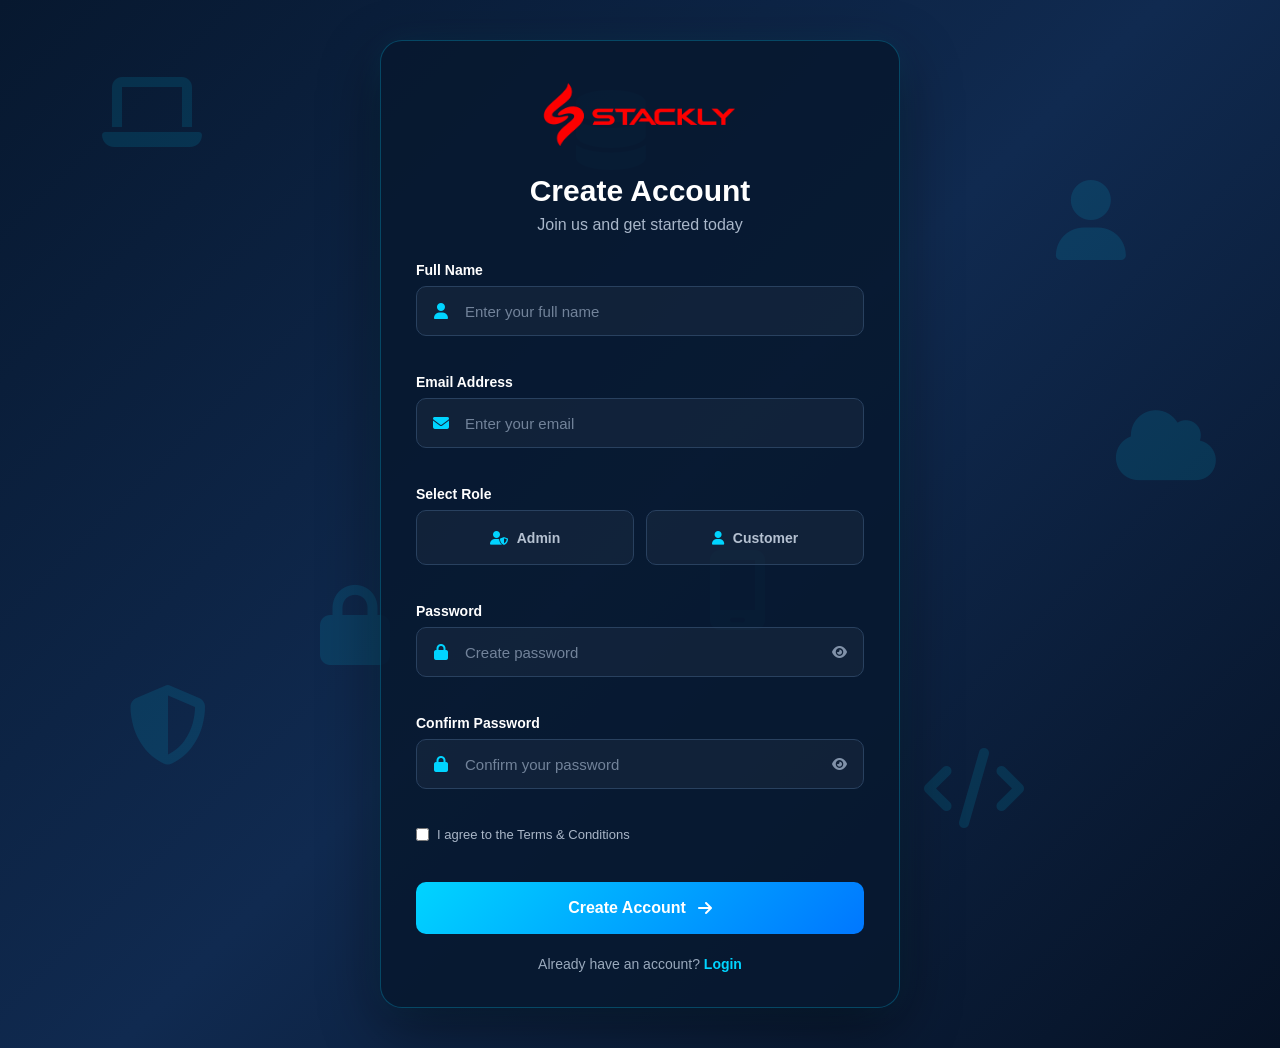
<file: signup.html>
<!DOCTYPE html>
<html lang="en">
<head>
    <meta charset="UTF-8">
    <meta name="viewport" content="width=device-width, initial-scale=1.0">
    <title>Create Account</title>

    <!-- Font Awesome -->
    <link rel="stylesheet"
          href="https://cdnjs.cloudflare.com/ajax/libs/font-awesome/6.5.2/css/all.min.css">

    <link rel="stylesheet" href="css/signup.css">
</head>

<body>

    <!-- Animated Background Icons -->
    <div class="background-icons">
        <i class="fa-solid fa-laptop icon icon1"></i>
        <i class="fa-solid fa-user icon icon2"></i>
        <i class="fa-solid fa-shield-halved icon icon3"></i>
        <i class="fa-solid fa-cloud icon icon4"></i>
        <i class="fa-solid fa-code icon icon5"></i>
        <i class="fa-solid fa-lock icon icon6"></i>
        <i class="fa-solid fa-database icon icon7"></i>
        <i class="fa-solid fa-mobile-screen icon icon8"></i>
    </div>

    <div class="signup-wrapper">

        <div class="signup-card">

    <div class="login-logo">
            <a href="index.html">
                <img 
                    src="css/assets/image-12.webp"
                    alt="Logo"
                >
            </a>
        </div>


            <h1>Create Account</h1>
            <p class="subtitle">Join us and get started today</p>

            <form id="signupForm">

                <!-- Full Name -->
                <div class="input-group">
                    <label for="name">Full Name</label>

                    <div class="input-box">
                        <i class="fa-solid fa-user"></i>
                        <input
                            type="text"
                            id="name"
                            placeholder="Enter your full name"
                            autocomplete="name">
                    </div>

                    <small class="error" id="nameError"></small>
                </div>

                <!-- Email -->
                <div class="input-group">
                    <label for="email">Email Address</label>

                    <div class="input-box">
                        <i class="fa-solid fa-envelope"></i>
                        <input
                            type="email"
                            id="email"
                            placeholder="Enter your email"
                            autocomplete="email">
                    </div>

                    <small class="error" id="emailError"></small>
                </div>

                <!-- Role -->
                <div class="input-group">
                    <label>Select Role</label>

                    <div class="role-container">

                        <label class="role-card">
                            <input
                                type="radio"
                                name="role"
                                value="Admin">

                            <span>
                                <i class="fa-solid fa-user-shield"></i>
                                Admin
                            </span>
                        </label>

                        <label class="role-card">
                            <input
                                type="radio"
                                name="role"
                                value="Customer">

                            <span>
                                <i class="fa-solid fa-user"></i>
                                Customer
                            </span>
                        </label>

                    </div>

                    <small class="error" id="roleError"></small>
                </div>

                <!-- Password -->
                <div class="input-group">
                    <label for="password">Password</label>

                    <div class="input-box">
                        <i class="fa-solid fa-lock"></i>

                        <input
                            type="password"
                            id="password"
                            placeholder="Create password"
                            autocomplete="new-password">
<button
    type="button"
    class="toggle-password"
    data-target="confirmPassword"
    aria-label="Show password">

    <i class="fa-solid fa-eye"></i>

</button>
                    </div>

                    <small class="error" id="passwordError"></small>
                </div>

                <!-- Confirm Password -->
                <div class="input-group">
                    <label for="confirmPassword">Confirm Password</label>

                    <div class="input-box">
                        <i class="fa-solid fa-lock"></i>

                        <input
                            type="password"
                            id="confirmPassword"
                            placeholder="Confirm your password"
                            autocomplete="new-password">
<button
    type="button"
    class="toggle-password"
    data-target="confirmPassword"
    aria-label="Show password">

    <i class="fa-solid fa-eye"></i>

</button>
                    </div>

                    <small class="error" id="confirmPasswordError"></small>
                </div>

                <!-- Terms -->
                <div class="terms">
                    <input type="checkbox" id="terms">

                    <label for="terms">
                        I agree to the Terms & Conditions
                    </label>
                </div>

                <small class="error" id="termsError"></small>

                <!-- Button -->
                <button type="submit" class="signup-btn">
                    <span>Create Account</span>
                    <i class="fa-solid fa-arrow-right"></i>
                </button>

            </form>

            <div class="login-link">
                Already have an account?
                <a href="login.html">Login</a>
            </div>

        </div>

    </div>

    <!-- Success Popup -->
    <div class="success-popup" id="successPopup">

        <div class="success-box">

            <div class="success-icon">
                <i class="fa-solid fa-check"></i>
            </div>

            <h2>Account Created!</h2>

            <p>
                Your account has been created successfully.
            </p>

            <p class="redirect-text">
                Redirecting to login...
            </p>

        </div>

    </div>

    <script src="js/signup.js"></script>

</body>
</html>
</file>
<file: css/style.css>
/* =========================================================
   1. ROOT VARIABLES
========================================================= */

:root {

    --primary: #2563eb;
    --secondary: #06b6d4;
    --accent: #f59e0b;
    --dark: #0f172a;

    --white: #ffffff;
    --light: #f8fafc;
    --gray: #64748b;
    --border: #e2e8f0;

    --shadow-sm: 0 5px 20px rgba(15, 23, 42, 0.08);
    --shadow-lg: 0 20px 50px rgba(15, 23, 42, 0.15);

    --radius-sm: 8px;
    --radius-md: 16px;
    --radius-lg: 24px;

    --transition: 0.35s ease;
}


/* =========================================================
   2. RESET
========================================================= */

* {
    margin: 0;
    padding: 0;
    box-sizing: border-box;
}

html {
    scroll-behavior: smooth;
}

body {
    font-family: serif,;
    background: var(--white);
    color: var(--dark);
    overflow-x: hidden;
    line-height: 1.6;
}

img {
    max-width: 100%;
    display: block;
}

a {
    text-decoration: none;
    color: inherit;
}

button,
input,
textarea {
    font-family: inherit;
}

button {
    cursor: pointer;
    border: none;
}

ul {
    list-style: none;
}


/* =========================================================
   3. CONTAINER
========================================================= */

.container {
    width: min(1180px, 92%);
    margin: auto;
}

/* =========================================================
   HEADER
========================================================= */

.site-header {
    width: 100%;
    position: sticky;
    top: 0;
    left: 0;
    z-index: 1000;

    background: rgba(255, 255, 255, 0.92);
/* 
    backdrop-filter: blur(18px);
    -webkit-backdrop-filter: blur(18px); */

    border-bottom: 1px solid rgba(0, 0, 0, 0.06);

    transition: 0.3s ease;
}


/* Header on scroll */

.site-header.scrolled {
    background: rgba(255, 255, 255, 0.97);

    box-shadow:
        0 8px 30px rgba(0, 0, 0, 0.08);
}


/* Container */

.header-container {
    width: 100%;
    max-width: 1400px;

    margin: auto;
    padding: 15px 8%;

    display: flex;
    align-items: center;
    justify-content: space-between;

    gap: 25px;
}


/* =====================================================
   STACKLY LOGO
===================================================== */

.site-logo {
    display: flex;
    align-items: center;
    text-decoration: none;
    flex-shrink: 0;
}

.logo-image {
    width: 155px;
    height: auto;
    display: block;
    object-fit: contain;
    transition: transform 0.3s ease, filter 0.3s ease;
}

.site-logo:hover .logo-image {
    transform: scale(1.05);
}

/* =========================================================
   NAVIGATION
========================================================= */

.navbar {
    display: flex;
    align-items: center;
    justify-content: center;

    gap: 22px;

    flex: 1;
}


.nav-link {
    position: relative;

    display: flex;
    align-items: center;
    gap: 6px;

    color: black;

    text-decoration: none;

    font-size: 15px;
    font-weight: 700;

    padding: 10px 0;

    transition: 0.3s ease;
}


.nav-link i {
    font-size: 15px;
}


.nav-link:hover,
.nav-link.active {
    color: #ed3158;
}


/* Active underline */

.nav-link::after {
    content: "";

    position: absolute;

    left: 0;
    bottom: 2px;

    width: 0;
    height: 2px;

    background: #ed3158;

    border-radius: 10px;

    transition: 0.3s ease;
}


.nav-link:hover::after,
.nav-link.active::after {
    width: 100%;
}


/* =========================================================
   HEADER ACTIONS
========================================================= */

.header-actions {
    display: flex;
    align-items: center;
    gap: 10px;

    flex-shrink: 0;
}


/* =========================================================
   ICON BUTTON
========================================================= */

.icon-btn {
    position: relative;

    width: 38px;
    height: 38px;

    display: grid;
    place-items: center;

    border: 1px solid #eeeeee;

    background: #ffffff;

    color: #333333;

    border-radius: 50%;

    cursor: pointer;

    transition: 0.3s ease;
}


.icon-btn:hover {
    color: #ffffff;
    background: #ed3158;
    border-color: #ed3158;

    transform: translateY(-2px);
}


/* =========================================================
   CART COUNT
========================================================= */

.cart-count {
    position: absolute;

    top: -5px;
    right: -5px;

    min-width: 17px;
    height: 17px;

    padding: 0 4px;

    display: grid;
    place-items: center;

    background: #ed3158;
    color: #ffffff;

    border: 2px solid #ffffff;

    border-radius: 50%;

    font-size: 8px;
    font-weight: 800;
}


/* =========================================================
   LOGIN BUTTON
========================================================= */

.login-btn {
    display: flex;
    align-items: center;
    gap: 7px;

    padding: 10px 17px;

    color: #ffffff;
    background: #111111;

    text-decoration: none;

    border-radius: 25px;

    font-size: 12px;
    font-weight: 700;

    transition: 0.3s ease;
}


.login-btn:hover {
    background: #ed3158;

    transform: translateY(-2px);

    box-shadow:
        0 10px 25px rgba(237, 49, 88, 0.2);
}


/* =========================================================
   MOBILE LOGIN
========================================================= */

.mobile-login-btn {
    display: none;
}


/* =========================================================
   MENU TOGGLE
========================================================= */

.menu-toggle {
    display: none;

    width: 40px;
    height: 40px;

    border: none;

    background: #111111;

    border-radius: 10px;

    cursor: pointer;

    padding: 9px;
}


.menu-toggle span {
    display: block;

    width: 100%;
    height: 2px;

    margin: 5px 0;

    background: #ffffff;

    border-radius: 5px;

    transition: 0.3s ease;
}

/* =========================================================
   STRICT MOBILE RESPONSIVE
   MAX WIDTH: 796px
   LOGO ALWAYS VISIBLE
   BLACK HAMBURGER + BLACK X
========================================================= */

@media screen and (max-width: 796px) {

    /* =====================================================
       GLOBAL
    ===================================================== */

    html,
    body {
        width: 100%;
        max-width: 100%;
        min-width: 0;
        overflow-x: hidden;
    }

    *,
    *::before,
    *::after {
        box-sizing: border-box;
    }

    body {
        position: relative;
    }


    /* =====================================================
       HEADER
    ===================================================== */

    .site-header {
        position: sticky;

        top: 0;
        left: 0;

        width: 100%;
        height: 70px;

        z-index: 99999;

        background: #ffffff;
    }


    .header-container {
        width: 100%;
        height: 70px;

        max-width: 100%;

        padding: 10px 5%;

        display: flex;

        align-items: center;

        justify-content: space-between;

        gap: 10px;

        box-sizing: border-box;
    }


    /* =====================================================
       LOGO
    ===================================================== */

    .logo,
    .brand,
    .logo-link {
        display: flex;

        align-items: center;

        gap: 8px;

        min-width: 0;

        position: relative;

        z-index: 100002;

        text-decoration: none;
    }


    .logo-icon {
        width: 38px;
        height: 38px;

        flex-shrink: 0;

        font-size: 16px;
    }


    .logo-text {
        font-size: 19px;

        white-space: nowrap;

        overflow: visible;

        position: relative;

        z-index: 100002;
    }


    /* =====================================================
       HEADER ACTIONS
    ===================================================== */

    .header-actions {
        display: flex;

        align-items: center;

        justify-content: flex-end;

        gap: 8px;

        margin-left: auto;

        flex-shrink: 0;

        position: relative;

        z-index: 100002;
    }


    /* Hide desktop search */

    .header-actions .search-btn,
    #searchBtn,
    .login-btn {
        display: none !important;
    }


    /* =====================================================
       CART
    ===================================================== */

    .cart-btn {
        display: grid;

        place-items: center;

        width: 40px;
        height: 40px;

        flex-shrink: 0;

        position: relative;

        z-index: 100003;
    }


    /* =====================================================
       MOBILE TOGGLE
       ALWAYS ABOVE NAVBAR
    ===================================================== */

    .menu-toggle {
        display: flex !important;

        width: 40px;
        height: 40px;

        padding: 0;
        margin: 0;

        border: none;
        outline: none;

        background: transparent !important;

        align-items: center;
        justify-content: center;

        flex-direction: column;

        gap: 5px;

        cursor: pointer;

        position: relative;

        z-index: 100005;

        flex-shrink: 0;

        -webkit-tap-highlight-color: transparent;
    }


    /* =====================================================
       BLACK HAMBURGER
    ===================================================== */

    .menu-toggle span {
        display: block;

        width: 24px;
        height: 3px;

        margin: 0;
        padding: 0;

        background: #000000 !important;

        border-radius: 50px;

        transition:
            transform .35s ease,
            opacity .25s ease;

        transform-origin: center;
    }


    /* =====================================================
       MOBILE NAVBAR
       START BELOW HEADER
    ===================================================== */

    .navbar {
        position: fixed;

        top: 70px;
        left: 0;
        right: 0;
        bottom: 0;

        width: 100%;
        max-width: 100%;

        height: calc(100dvh - 70px);

        padding:
            25px
            6%
            30px;

        margin: 0;

        background:
            linear-gradient(
                180deg,
                #ffffff 0%,
                #f8fbff 50%,
                #eef7ff 100%
            );

        display: flex;

        flex-direction: column;

        align-items: stretch;

        justify-content: flex-start;

        gap: 7px;

        overflow-x: hidden;
        overflow-y: auto;

        transform:
            translate3d(100%, 0, 0);

        opacity: 0;

        visibility: hidden;

        pointer-events: none;

        transition:
            transform .45s cubic-bezier(.77,0,.18,1),
            opacity .3s ease,
            visibility .3s ease;

        z-index: 100000;

        overscroll-behavior-x: none;
    }


    /* =====================================================
       OPEN NAVBAR
    ===================================================== */

    .navbar.active {
        transform:
            translate3d(0, 0, 0);

        opacity: 1;

        visibility: visible;

        pointer-events: auto;
    }


    /* =====================================================
       KEEP LOGO + HEADER ABOVE NAVBAR
    ===================================================== */

    .site-header {
        isolation: isolate;
    }

    .site-header .header-container {
        position: relative;

        z-index: 100001;
    }

    .site-header .logo,
    .site-header .brand,
    .site-header .logo-link,
    .site-header .logo-icon,
    .site-header .logo-text,
    .site-header .header-actions,
    .site-header .cart-btn,
    .site-header .menu-toggle {
        position: relative;

        z-index: 100005;
    }


    /* =====================================================
       NAV LINKS
    ===================================================== */

    .nav-link {
        width: 100%;
        max-width: 100%;

        min-height: 50px;

        padding: 15px;

        border-radius: 12px;

        display: flex;

        align-items: center;

        gap: 12px;

        font-size: 14px;

        flex-shrink: 0;

        text-decoration: none;

        transition:
            background .3s ease,
            color .3s ease,
            transform .3s ease;
    }


    .nav-link:hover,
    .nav-link.active {
        background: #eef8ff;

        color: #00a8d6;

        transform: translateX(3px);
    }


    .nav-link::after {
        display: none !important;
    }


    /* =====================================================
       MOBILE LOGIN
    ===================================================== */

    .mobile-login-btn {
        display: flex !important;

        width: 100%;
        max-width: 100%;

        min-height: 50px;

        padding: 14px 16px;

        margin-top: 15px;

        align-items: center;
        justify-content: center;

        gap: 10px;

        color: #ffffff;

        background:
            linear-gradient(
                135deg,
                #00bde8,
                #006cff
            );

        border-radius: 12px;

        text-decoration: none;

        font-size: 14px;

        font-weight: 700;

        flex-shrink: 0;

        box-shadow:
            0 12px 25px
            rgba(0,120,255,.18);
    }


    /* =====================================================
       HAMBURGER → BLACK X
    ===================================================== */

    .menu-toggle.active span {
        background: #000000 !important;
    }


    .menu-toggle.active span:nth-child(1) {
        transform:
            translateY(8px)
            rotate(45deg);
    }


    .menu-toggle.active span:nth-child(2) {
        opacity: 0;

        transform: scaleX(0);
    }


    .menu-toggle.active span:nth-child(3) {
        transform:
            translateY(-8px)
            rotate(-45deg);
    }


    /* =====================================================
       BODY LOCK
    ===================================================== */

    body:has(.navbar.active) {
        overflow-x: hidden;

        overflow-y: hidden;
    }


    /* =====================================================
       NO HORIZONTAL MOVEMENT
    ===================================================== */

    section,
    header,
    footer,
    main {
        max-width: 100%;

        overflow-x: hidden;
    }


    img,
    video {
        max-width: 100%;
    }


    .container {
        max-width: 100%;
    }
}


/* =========================================================
   SMALL MOBILE
   MAX 480px
========================================================= */

@media screen and (max-width: 480px) {

    .site-header {
        height: 65px;
    }


    .header-container {
        height: 65px;

        padding: 9px 4%;
    }


    .logo-icon {
        width: 36px;
        height: 36px;

        font-size: 15px;
    }


    .logo-text {
        font-size: 18px;
    }


    .header-actions {
        gap: 5px;
    }


    .cart-btn,
    .menu-toggle {
        width: 36px;
        height: 36px;
    }


    .menu-toggle span {
        width: 22px;
        height: 3px;
    }


    .navbar {
        top: 65px;

        height: calc(100dvh - 65px);

        padding:
            22px
            5%
            25px;
    }


    .menu-toggle.active span:nth-child(1) {
        transform:
            translateY(8px)
            rotate(45deg);
    }


    .menu-toggle.active span:nth-child(3) {
        transform:
            translateY(-8px)
            rotate(-45deg);
    }
}


/* =========================================================
   EXTRA SMALL
   MAX 360px
========================================================= */

@media screen and (max-width: 360px) {

    .site-header {
        height: 60px;
    }


    .header-container {
        height: 60px;

        padding-left: 3%;
        padding-right: 3%;
    }


    .logo-icon {
        width: 34px;
        height: 34px;
    }


    .logo-text {
        font-size: 16px;
    }


    .cart-btn,
    .menu-toggle {
        width: 34px;
        height: 34px;
    }


    .menu-toggle span {
        width: 21px;
        height: 3px;
    }


    .navbar {
        top: 60px;

        height: calc(100dvh - 60px);

        padding-left: 4%;
        padding-right: 4%;
    }
}


/* =========================================================
   COMPUTER STORE HERO
========================================================= */

.computer-hero {
    position: relative;
    min-height: 100vh;
    overflow: hidden;
    background:
        radial-gradient(circle at 75% 45%,
        rgba(37, 99, 235, .18),
        transparent 35%),
        #050b18;
    color: #fff;
}


/* =========================================================
   BACKGROUND
========================================================= */

.computer-hero .hero-bg {
    position: absolute;
    inset: 0;
    overflow: hidden;
    z-index: 0;
}


/* BLOBS */

.computer-hero .blob {
    position: absolute;
    border-radius: 50%;
    filter: blur(80px);
    opacity: .35;
    animation: blobMove 10s ease-in-out infinite alternate;
}

.computer-hero .blob-1 {
    width: 420px;
    height: 420px;
    background: #2563eb;
    top: -150px;
    left: -100px;
}

.computer-hero .blob-2 {
    width: 380px;
    height: 380px;
    background: #06b6d4;
    right: -100px;
    top: 20%;
    animation-delay: 2s;
}

.computer-hero .blob-3 {
    width: 300px;
    height: 300px;
    background: #7c3aed;
    bottom: -100px;
    left: 40%;
    animation-delay: 4s;
}

@keyframes blobMove {

    0% {
        transform: translate(0, 0) scale(1);
    }

    100% {
        transform: translate(50px, -30px) scale(1.15);
    }
}


/* =========================================================
   GRID
========================================================= */

.computer-hero .grid-overlay {
    position: absolute;
    inset: 0;

    background-image:
        linear-gradient(
            rgba(255,255,255,.035) 1px,
            transparent 1px
        ),
        linear-gradient(
            90deg,
            rgba(255,255,255,.035) 1px,
            transparent 1px
        );

    background-size: 55px 55px;

    /* mask-image: linear-gradient(
        to bottom,
        black,
        transparent 90%
    ); */
}


/* =========================================================
   AURORA
========================================================= */

.computer-hero .aurora-sweep {
    position: absolute;
    width: 70%;
    height: 250px;

    left: 15%;
    top: 35%;

    background: linear-gradient(
        90deg,
        transparent,
        rgba(6,182,212,.12),
        rgba(37,99,235,.16),
        transparent
    );

    filter: blur(50px);

    transform: rotate(-10deg);

    animation: auroraMove 8s ease-in-out infinite alternate;
}

@keyframes auroraMove {

    from {
        transform: translateX(-80px) rotate(-10deg);
    }

    to {
        transform: translateX(100px) rotate(-10deg);
    }
}


/* =========================================================
   HERO INNER
========================================================= */

.computer-hero .hero-inner {
    position: relative;
    z-index: 5;

    max-width: 1250px;
    min-height: 100vh;

    margin: auto;
    padding: 120px 30px 80px;

    display: grid;
    grid-template-columns: 1fr 1fr;
    align-items: center;
    gap: 50px;
}


/* =========================================================
   HERO COPY
========================================================= */

.computer-hero .hero-copy {
    max-width: 650px;
}

.computer-hero .eyebrow {
    display: inline-flex;
    align-items: center;
    gap: 10px;

    padding: 10px 16px;

    border: 1px solid rgba(6,182,212,.35);

    border-radius: 50px;

    background: rgba(6,182,212,.08);

    color: #67e8f9;

    font-size: 13px;
    font-weight: 700;
    letter-spacing: 1.5px;
    text-transform: uppercase;

    margin-bottom: 25px;
}

.computer-hero .eyebrow i {
    color: #22d3ee;
}


/* =========================================================
   HEADING
========================================================= */

.computer-hero h1 {
    margin: 0;

    font-size: clamp(48px, 6vw, 82px);

    line-height: 1.02;

    font-weight: 800;

    letter-spacing: -3px;
}

.computer-hero .text-accent {
    display: block;

    background: linear-gradient(
        90deg,
        #38bdf8,
        #2563eb,
        #8b5cf6
    );

    -webkit-background-clip: text;
    background-clip: text;

    color: transparent;

    animation: textGlow 3s ease-in-out infinite alternate;
}

@keyframes textGlow {

    from {
        filter: drop-shadow(
            0 0 5px rgba(37,99,235,.2)
        );
    }

    to {
        filter: drop-shadow(
            0 0 25px rgba(37,99,235,.55)
        );
    }
}


/* =========================================================
   DESCRIPTION
========================================================= */

.computer-hero .hero-sub {
    max-width: 600px;

    margin: 25px 0 30px;

    color: #94a3b8;

    font-size: 17px;

    line-height: 1.8;
}


/* =========================================================
   BUTTONS
========================================================= */

.computer-hero .hero-cta {
    display: flex;
    flex-wrap: wrap;
    gap: 15px;
}

.computer-hero .btn {
    display: inline-flex;

    align-items: center;
    justify-content: center;

    gap: 12px;

    padding: 15px 24px;

    border-radius: 12px;

    text-decoration: none;

    font-weight: 700;

    transition: .35s ease;
}

.computer-hero .btn-primary {
    color: #fff;

    background: linear-gradient(
        135deg,
        #2563eb,
        #06b6d4
    );

    box-shadow:
        0 12px 35px rgba(37,99,235,.25);
}

.computer-hero .btn-primary:hover {
    transform: translateY(-4px);

    box-shadow:
        0 18px 45px rgba(37,99,235,.45);
}

.computer-hero .btn-ghost {
    color: #fff;

    border: 1px solid rgba(255,255,255,.15);

    background: rgba(255,255,255,.05);

    /* backdrop-filter: blur(12px); */
}

.computer-hero .btn-ghost:hover {
    border-color: #38bdf8;

    background: rgba(56,189,248,.1);

    transform: translateY(-4px);
}


/* =========================================================
   STATS
========================================================= */

.computer-hero .hero-stats {
    display: flex;

    gap: 35px;

    margin-top: 45px;
}

.computer-hero .hero-stats div {
    display: flex;
    flex-direction: column;
}

.computer-hero .hero-stats strong {
    font-size: 27px;

    color: #fff;
}

.computer-hero .hero-stats span {
    margin-top: 4px;

    color: #64748b;

    font-size: 12px;
}


/* =========================================================
   PRODUCT ORBIT
========================================================= */

.computer-hero .hero-orbit {
    position: relative;

    width: 550px;
    height: 550px;

    margin: auto;

    display: flex;

    align-items: center;
    justify-content: center;
}


/* RINGS */

.computer-hero .orbit-ring {
    position: absolute;

    border: 1px solid rgba(56,189,248,.25);

    border-radius: 50%;

    transform: rotate(-20deg);
}

.computer-hero .ring-1 {
    width: 430px;
    height: 430px;

    animation: rotateRing 18s linear infinite;
}

.computer-hero .ring-2 {
    width: 350px;
    height: 350px;

    border-color: rgba(139,92,246,.25);

    animation: rotateRingReverse 14s linear infinite;
}

@keyframes rotateRing {

    to {
        transform: rotate(340deg);
    }
}

@keyframes rotateRingReverse {

    to {
        transform: rotate(-380deg);
    }
}


/* =========================================================
   MAIN COMPUTER
========================================================= */

.computer-hero .orbit-center {
    position: relative;

    width: 330px;
    height: 330px;

    display: flex;
    align-items: center;
    justify-content: center;

    border-radius: 50%;

    background:
        radial-gradient(
            circle,
            rgba(37,99,235,.22),
            transparent 65%
        );

    z-index: 3;

    animation: computerFloat 5s ease-in-out infinite;
}

.computer-hero .orbit-center img {
    width: 300px;

    max-height: 280px;

    object-fit: contain;

    filter:
        drop-shadow(
            0 30px 35px rgba(0,0,0,.5)
        );
}

@keyframes computerFloat {

    0%, 100% {
        transform: translateY(0);
    }

    50% {
        transform: translateY(-15px);
    }
}


/* =========================================================
   ORBIT PRODUCTS
========================================================= */

.computer-hero .orbit-item {
    position: absolute;

    width: 90px;
    height: 90px;

    display: flex;
    align-items: center;
    justify-content: center;

    border-radius: 20px;

    background: rgba(15,23,42,.75);

    border: 1px solid rgba(255,255,255,.12);

    /* backdrop-filter: blur(15px); */

    box-shadow:
        0 20px 40px rgba(0,0,0,.3);

    z-index: 5;

    animation: productFloat 4s ease-in-out infinite;
}

.computer-hero .orbit-item img {
    width: 70px;
    height: 70px;

    object-fit: contain;
}

.computer-hero .item-1 {
    top: 45px;
    left: 80px;
}

.computer-hero .item-2 {
    top: 100px;
    right: 20px;

    animation-delay: .8s;
}

.computer-hero .item-3 {
    bottom: 55px;
    right: 55px;

    animation-delay: 1.5s;
}

.computer-hero .item-4 {
    bottom: 35px;
    left: 75px;

    animation-delay: 2s;
}

@keyframes productFloat {

    0%, 100% {
        transform: translateY(0) rotate(0);
    }

    50% {
        transform: translateY(-12px) rotate(4deg);
    }
}


/* =========================================================
   FLOAT CARDS
========================================================= */

.computer-hero .float-card {
    position: absolute;

    display: flex;
    align-items: center;

    gap: 12px;

    padding: 12px 16px;

    border-radius: 14px;

    background: rgba(15,23,42,.85);

    border: 1px solid rgba(255,255,255,.12);

    /* backdrop-filter: blur(15px); */

    box-shadow:
        0 20px 45px rgba(0,0,0,.3);

    z-index: 10;

    animation: cardFloat 4s ease-in-out infinite;
}

.computer-hero .float-card i {
    width: 38px;
    height: 38px;

    display: flex;
    align-items: center;
    justify-content: center;

    border-radius: 10px;

    background: rgba(37,99,235,.15);

    color: #38bdf8;
}

.computer-hero .float-card strong {
    display: block;

    font-size: 15px;
}

.computer-hero .float-card span {
    display: block;

    margin-top: 2px;

    font-size: 11px;

    color: #94a3b8;
}

.computer-hero .card-a {
    top: 175px;
    left: -10px;
}

.computer-hero .card-b {
    right: -15px;
    bottom: 155px;

    animation-delay: 1.5s;
}

@keyframes cardFloat {

    0%, 100% {
        transform: translateY(0);
    }

    50% {
        transform: translateY(-10px);
    }
}


/* =========================================================
   SCROLL CUE
========================================================= */

.computer-hero .scroll-cue {
    position: absolute;

    bottom: 25px;
    left: 50%;

    transform: translateX(-50%);

    z-index: 10;

    display: flex;
    flex-direction: column;
    align-items: center;

    gap: 8px;

    color: #64748b;

    text-decoration: none;

    font-size: 11px;

    letter-spacing: 2px;

    text-transform: uppercase;
}

.computer-hero .scroll-cue span {
    width: 20px;
    height: 32px;

    border: 1px solid #64748b;

    border-radius: 20px;

    position: relative;
}

.computer-hero .scroll-cue span::after {
    content: "";

    position: absolute;

    width: 3px;
    height: 7px;

    background: #38bdf8;

    border-radius: 5px;

    left: 50%;
    top: 6px;

    transform: translateX(-50%);

    animation: scrollDot 1.6s infinite;
}

@keyframes scrollDot {

    0% {
        opacity: 0;
        transform: translate(-50%, 0);
    }

    40% {
        opacity: 1;
    }

    100% {
        opacity: 0;
        transform: translate(-50%, 12px);
    }
}
/* =====================================================
   HERO RESPONSIVE - 796px AND BELOW
===================================================== */

@media (max-width: 796px) {

    /* HERO SECTION */
    .hero {
        /* min-height: auto; */
        padding: 100px 20px 70px;
        overflow: hidden;
    }

    /* MAIN CONTAINER */
    .hero-inner {
        width: 100%;
        max-width: 100%;
        display: flex;
        flex-direction: column;
        align-items: center;
        gap: 55px;
    }

    /* LEFT CONTENT */
    .hero-copy {
        width: 100%;
        text-align: center;
        display: flex;
        flex-direction: column;
        align-items: center;
    }

    /* EYEBROW */
    .eyebrow {
        font-size: 12px;
        letter-spacing: 1.2px;
        margin-bottom: 16px;
    }

    /* HEADING */
    .hero-copy h1 {
        width: 100%;
        max-width: 650px;
        font-size: clamp(38px, 7vw, 58px);
        line-height: 1.08;
        margin: 0 auto 20px;
    }

    /* SUB TEXT */
    .hero-sub {
        width: 100%;
        max-width: 620px;
        font-size: 15px;
        line-height: 1.7;
        margin: 0 auto 28px;
    }

    /* BUTTONS */
    .hero-cta {
        width: 100%;
        justify-content: center;
        align-items: center;
        display: flex;
        flex-wrap: wrap;
        gap: 14px;
    }

    .hero-cta .btn {
        min-height: 48px;
        padding: 13px 22px;
        font-size: 14px;
    }

    /* STATS */
    .hero-stats {
        width: 100%;
        max-width: 600px;
        display: grid;
        grid-template-columns: repeat(3, 1fr);
        gap: 12px;
        margin-top: 8px;
    }

    .hero-stats > div {
        padding: 12px 8px;
        text-align: center;
    }

    .hero-stats strong {
        display: block;
        font-size: 22px;
        line-height: 1.2;
    }

    .hero-stats span {
        display: block;
        margin-top: 5px;
        font-size: 11px;
        line-height: 1.4;
    }

    /* =================================================
       PRODUCT ORBIT
    ================================================= */

    .hero-orbit {
        width: min(88vw, 600px);
        height: min(88vw, 600px);
        min-height: 430px;
        position: relative;
        margin: 0 auto;
        transform: scale(.9);
    }

    /* ORBIT RINGS */
    .orbit-ring {
        position: absolute;
        left: 50%;
        top: 50%;
        transform: translate(-50%, -50%);
    }

    .ring-1 {
        width: 78%;
        height: 78%;
    }

    .ring-2 {
        width: 60%;
        height: 60%;
    }

    /* CENTER COMPUTER */
    .orbit-center {
        width: 55%;
        max-width: 310px;
        position: absolute;
        left: 50%;
        top: 50%;
        transform: translate(-50%, -50%);
        z-index: 5;
    }

    .orbit-center img {
        width: 100%;
        height: auto;
        display: block;
        object-fit: contain;
    }

    /* ORBIT ITEMS */
    .orbit-item {
        width: 100px;
        height: 100px;
        position: absolute;
        z-index: 6;
    }

    .orbit-item img {
        width: 100%;
        height: 100%;
        object-fit: contain;
    }

    /* LAPTOP */
    .item-1 {
        top: 2%;
        left: 50%;
        transform: translateX(-50%);
    }

    /* GAMING PC */
    .item-2 {
        right: 2%;
        top: 38%;
    }

    /* MONITOR */
    .item-3 {
        bottom: 3%;
        left: 50%;
        transform: translateX(-50%);
    }

    /* KEYBOARD */
    .item-4 {
        left: 2%;
        top: 38%;
    }

    /* FLOATING CARDS */
    .float-card {
        position: absolute;
        z-index: 10;
        min-width: 135px;
        padding: 10px 12px;
    }

    .float-card strong {
        font-size: 12px;
    }

    .float-card span {
        font-size: 10px;
    }

    .float-icon {
        width: 30px;
        height: 30px;
        font-size: 12px;
    }

    /* CARD A */
    .card-a {
        top: 14%;
        left: 0;
    }

    /* CARD B */
    .card-b {
        right: 0;
        bottom: 14%;
    }

    /* SCROLL CUE */
    .scroll-cue {
        display: none;
    }
}


/* =====================================================
   SMALL MOBILE - 600px AND BELOW
===================================================== */

@media (max-width: 600px) {

    .hero {
        padding: 90px 16px 55px;
    }

    .hero-inner {
        gap: 35px;
    }

    .hero-copy h1 {
        font-size: 38px;
        line-height: 1.1;
    }

    .hero-sub {
        font-size: 14px;
        line-height: 1.65;
    }

    /* BUTTONS STACK */
    .hero-cta {
        flex-direction: column;
        width: 100%;
    }

    .hero-cta .btn {
        width: 100%;
        max-width: 300px;
        justify-content: center;
    }

    /* STATS */
    .hero-stats {
        gap: 5px;
    }

    .hero-stats strong {
        font-size: 19px;
    }

    .hero-stats span {
        font-size: 10px;
    }

    /* ORBIT */
    .hero-orbit {
        width: 100%;
        height: 430px;
        min-height: 430px;
        transform: scale(.82);
        transform-origin: center;
        margin-top: -20px;
    }

    .orbit-item {
        width: 80px;
        height: 80px;
    }

    .orbit-center {
        width: 58%;
    }

    .float-card {
        min-width: 120px;
        padding: 8px 10px;
    }

    .card-a {
        left: -5px;
    }

    .card-b {
        right: -5px;
    }
}


/* =====================================================
   EXTRA SMALL MOBILE - 450px AND BELOW
===================================================== */

@media (max-width: 450px) {

    .hero {
        padding: 80px 14px 45px;
    }

    .hero-copy h1 {
        font-size: 32px;
    }

    .eyebrow {
        font-size: 10px;
    }

    .hero-sub {
        font-size: 13px;
    }

    .hero-stats strong {
        font-size: 17px;
    }

    .hero-stats span {
        font-size: 9px;
    }

    .hero-orbit {
        height: 370px;
        min-height: 370px;
        transform: scale(.78);
    }

    .orbit-item {
        width: 68px;
        height: 68px;
    }

    .float-card {
        min-width: 105px;
    }

    .float-card strong {
        font-size: 10px;
    }

    .float-card span {
        font-size: 8px;
    }

    .float-icon {
        width: 25px;
        height: 25px;
    }
}

/* =====================================================
   BANNER
===================================================== */

.store-banner {
    min-height: 620px;
    padding: 100px 8%;
    display: grid;
    grid-template-columns: 1fr 1fr;
    align-items: center;
    gap: 60px;
    overflow: hidden;
    position: relative;
    background:
        radial-gradient(
            circle at 80% 50%,
            rgba(255, 45, 117, 0.18),
            transparent 35%
        ),
        #050505;
}

.banner-content {
    animation: bannerText 1s ease forwards;
}

.banner-tag {
    display: inline-block;
    color: var(--pink);
    font-size: 13px;
    font-weight: 700;
    letter-spacing: 3px;
    margin-bottom: 20px;
}

.banner-content h1 {
    font-size: clamp(45px, 6vw, 78px);
    line-height: 1.05;
    margin-bottom: 25px;
}

.banner-content h1 span {
    display: block;
    color: var(--pink);
}

.banner-content p {
    max-width: 560px;
    color: var(--gray);
    font-size: 17px;
    line-height: 1.8;
    margin-bottom: 35px;
}

.banner-buttons {
    display: flex;
    gap: 15px;
    flex-wrap: wrap;
}

.banner-btn {
    padding: 15px 25px;
    border-radius: 8px;
    font-weight: 700;
    transition: 0.35s ease;
}

.primary-btn {
    background: var(--pink);
}

.primary-btn:hover {
    transform: translateY(-5px);
    box-shadow: 0 15px 35px rgba(255, 45, 117, 0.35);
}

.secondary-btn {
    border: 1px solid var(--border);
}

.secondary-btn:hover {
    border-color: var(--pink);
    color: var(--pink);
}

.banner-image {
    position: relative;
    animation: bannerImage 1.2s ease forwards;
}

.banner-image::before {
    content: "";
    position: absolute;
    inset: -20px;
    border: 1px solid rgba(255, 45, 117, 0.25);
    border-radius: 30px;
    animation: rotateBorder 8s linear infinite;
}

.banner-image img {
    width: 100%;
    height: 430px;
    object-fit: cover;
    border-radius: 25px;
    display: block;
    position: relative;
    z-index: 2;
    filter: brightness(0.8);
    transition: 0.5s ease;
}

.banner-image:hover img {
    transform: scale(1.03);
    filter: brightness(1);
}


/* =====================================================
   SECTION HEADING
===================================================== */

.section-heading {
    text-align: center;
    max-width: 700px;
    margin: 0 auto 50px;
}

.section-heading span {
    color: var(--pink);
    font-size: 12px;
    font-weight: 700;
    letter-spacing: 3px;
}

.section-heading h2 {
    font-size: clamp(32px, 4vw, 52px);
    margin: 12px 0;
}

.section-heading h2 strong {
    color: var(--pink);
}

.section-heading p {
    color: var(--gray);
    line-height: 1.7;
}


/* =========================================================
   COMPUTER CATEGORIES
========================================================= */

.computer-categories {
    position: relative;
    padding: 110px 6%;
    overflow: hidden;
    background: #f8fafc;
}


/* BACKGROUND SHAPES */

.category-bg-shape {
    position: absolute;
    border-radius: 50%;
    filter: blur(90px);
    pointer-events: none;
}

.shape-one {
    width: 400px;
    height: 400px;
    background: rgba(37, 99, 235, .12);
    top: -150px;
    left: -150px;
}

.shape-two {
    width: 350px;
    height: 350px;
    background: rgba(168, 85, 247, .12);
    bottom: -150px;
    right: -100px;
}


/* HEADING */

.category-heading {
    position: relative;
    z-index: 2;
    max-width: 700px;
    margin: 0 auto 60px;
    text-align: center;
}

.section-mini-title {
    display: inline-flex;
    align-items: center;
    gap: 8px;

    padding: 9px 15px;

    border-radius: 30px;

    background: rgba(37, 99, 235, .08);

    color: #2563eb;

    font-size: 12px;
    font-weight: 800;
    letter-spacing: 1.5px;
}

.section-heading h2 {
    margin: 18px 0 12px;

    font-size: clamp(38px, 5vw, 58px);

    color: #0f172a;

    line-height: 1.1;
}

.section-heading h2 strong {
    color: #2563eb;
}

.section-heading p {
    color: #64748b;
    line-height: 1.7;
}


/* =========================================================
   CATEGORY GRID
========================================================= */

.computer-category-grid {
    position: relative;
    z-index: 2;

    max-width: 1300px;

    margin: auto;

    display: grid;

    grid-template-columns: repeat(2, 1fr);

    gap: 25px;
}


/* CATEGORY CARD */

.computer-category-card {
    position: relative;

    min-height: 430px;

    overflow: hidden;

    padding: 42px;

    border-radius: 30px;

    color: #fff;

    isolation: isolate;

    transition: .5s ease;
}

.computer-category-card:hover {
    transform: translateY(-10px);
}


/* DIFFERENT BACKGROUNDS */

.category-blue {
    background:
        linear-gradient(
            135deg,
            #0f3c91,
            #2563eb,
            #06b6d4
        );
}

.category-purple {
    background:
        linear-gradient(
            135deg,
            #4c1d95,
            #7c3aed,
            #c026d3
        );
}

.category-cyan {
    background:
        linear-gradient(
            135deg,
            #075985,
            #0891b2,
            #06b6d4
        );
}

.category-orange {
    background:
        linear-gradient(
            135deg,
            #9a3412,
            #ea580c,
            #f59e0b
        );
}


/* NUMBER */

.category-number {
    position: absolute;

    top: 25px;
    right: 30px;

    font-size: 60px;

    font-weight: 900;

    opacity: .12;
}


/* CONTENT */

.category-content {
    position: relative;

    z-index: 5;

    width: 55%;
}

.category-content > span {
    display: inline-flex;

    align-items: center;

    gap: 8px;

    font-size: 12px;

    font-weight: 800;

    letter-spacing: 1.5px;

    opacity: .85;
}

.category-content h3 {
    margin: 18px 0;

    font-size: 35px;

    line-height: 1.1;
}

.category-content h3 strong {
    color: #fff;
}

.category-content p {
    max-width: 330px;

    color: rgba(255,255,255,.78);

    line-height: 1.7;

    font-size: 14px;
}

.category-content a {
    display: inline-flex;

    align-items: center;

    gap: 10px;

    margin-top: 18px;

    color: #fff;

    text-decoration: none;

    font-size: 13px;

    font-weight: 800;

    transition: .3s ease;
}

.category-content a:hover {
    gap: 16px;
}


/* =========================================================
   CATEGORY IMAGE WRAP
========================================================= */

.category-image-wrap {
    position: absolute;

    right: -20px;
    bottom: -10px;

    width: 55%;
    height: 80%;

    display: flex;

    align-items: center;

    justify-content: center;

    z-index: 2;

    transform: rotate(-5deg);

    transition: .5s ease;
}

.computer-category-card:hover .category-image-wrap {
    transform:
        rotate(0deg)
        translateY(-10px)
        scale(1.04);
}


/* IMAGE FRAME */

.category-image-wrap::before {
    content: "";

    position: absolute;

    width: 90%;
    height: 75%;

    border-radius: 35px;

    background: rgba(255,255,255,.12);

    border: 1px solid rgba(255,255,255,.25);

    /* backdrop-filter: blur(10px); */

    transform: rotate(5deg);
}


/* IMAGE */

.category-image-wrap img {
    position: relative;

    width: 90%;
    height: 80%;

    object-fit: cover;

    border-radius: 25px;

    z-index: 3;

    box-shadow:
        0 30px 60px rgba(0,0,0,.35);

    transition: .5s ease;
}

.computer-category-card:hover
.category-image-wrap img {
    transform: scale(1.05);
}


/* IMAGE GLOW */

.category-image-glow {
    position: absolute;

    width: 220px;
    height: 220px;

    border-radius: 50%;

    background: rgba(255,255,255,.25);

    filter: blur(50px);

    z-index: 1;
}


/* =========================================================
   IMAGE MARQUEE
========================================================= */

.tech-marquee {
    position: relative;

    padding: 55px 0;

    overflow: hidden;

    background:
        linear-gradient(
            90deg,
            #020617,
            #0f172a,
            #111827,
            #020617
        );
}


.marquee-heading {
    text-align: center;

    margin-bottom: 28px;

    color: #64748b;

    font-size: 11px;

    letter-spacing: 3px;

    font-weight: 800;
}


.marquee-wrapper {
    width: 100%;

    overflow: hidden;
/* 
    mask-image:
        linear-gradient(
            90deg,
            transparent,
            #000 8%,
            #000 92%,
            transparent
        ); */
}


.marquee-track {
    display: flex;

    width: max-content;

    gap: 25px;

    animation:
        computerMarquee 28s linear infinite;
}


.marquee-wrapper:hover
.marquee-track {
    animation-play-state: paused;
}


.marquee-product {
    width: 230px;
    height: 145px;

    flex-shrink: 0;

    padding: 8px;

    border-radius: 22px;

    background:
        linear-gradient(
            135deg,
            rgba(37,99,235,.35),
            rgba(168,85,247,.3),
            rgba(6,182,212,.3)
        );

    transition: .4s ease;
}


.marquee-product img {
    width: 100%;
    height: 100%;

    object-fit: cover;

    border-radius: 16px;

    filter: saturate(.85);

    transition: .4s ease;
}


.marquee-product:hover {
    transform: translateY(-8px) scale(1.03);
}

.marquee-product:hover img {
    filter: saturate(1.2);
}


@keyframes computerMarquee {

    from {
        transform: translateX(0);
    }

    to {
        transform: translateX(-50%);
    }
}


/* =========================================================
   FEATURED PRODUCTS
========================================================= */

.featured-products {
    position: relative;

    padding: 110px 6%;

    overflow: hidden;

    background: #eef6ff;
}


.products-bg-circle {
    position: absolute;

    border-radius: 50%;

    filter: blur(80px);

    pointer-events: none;
}

.circle-one {
    width: 350px;
    height: 350px;

    background: rgba(37,99,235,.12);

    left: -150px;
    top: 20%;
}

.circle-two {
    width: 350px;
    height: 350px;

    background: rgba(124,58,237,.12);

    right: -150px;
    bottom: 10%;
}


/* PRODUCT GRID */

.featured-product-grid {
    position: relative;

    z-index: 2;

    max-width: 1300px;

    margin: 60px auto 0;

    display: grid;

    grid-template-columns:
        repeat(4, 1fr);

    gap: 22px;
}


/* CARD */

.featured-product-card {
    overflow: hidden;

    border-radius: 25px;

    background: #fff;

    border: 1px solid rgba(15,23,42,.06);

    box-shadow:
        0 15px 40px rgba(15,23,42,.07);

    transition: .4s ease;
}

.featured-product-card:hover {
    transform: translateY(-10px);

    box-shadow:
        0 25px 60px rgba(15,23,42,.13);
}


/* IMAGE */

.featured-image {
    position: relative;

    height: 245px;

    padding: 22px;

    display: flex;

    align-items: center;

    justify-content: center;

    overflow: hidden;
}


/* DIFFERENT IMAGE COLORS */

.blue-image {
    background:
        linear-gradient(
            135deg,
            #dbeafe,
            #bfdbfe
        );
}

.purple-image {
    background:
        linear-gradient(
            135deg,
            #ede9fe,
            #ddd6fe
        );
}

.cyan-image {
    background:
        linear-gradient(
            135deg,
            #cffafe,
            #a5f3fc
        );
}

.orange-image {
    background:
        linear-gradient(
            135deg,
            #ffedd5,
            #fed7aa
        );
}


.featured-image img {
    width: 85%;
    height: 85%;

    object-fit: cover;

    border-radius: 18px;

    box-shadow:
        0 20px 35px rgba(0,0,0,.18);

    transition: .5s ease;
}


.featured-product-card:hover
.featured-image img {
    transform:
        scale(1.08)
        rotate(-2deg);
}


/* LABEL */

.product-label {
    position: absolute;

    left: 16px;
    top: 16px;

    z-index: 5;

    padding: 6px 10px;

    border-radius: 7px;

    background: #2563eb;

    color: #fff;

    font-size: 9px;

    font-weight: 900;

    letter-spacing: 1px;
}

.sale-label {
    background: #e11d48;
}

.pro-label {
    background: #7c3aed;
}

.hot-label {
    background: #ea580c;
}


/* HEART */

.product-heart {
    position: absolute;

    right: 16px;
    top: 16px;

    z-index: 5;

    width: 38px;
    height: 38px;

    border: 0;

    border-radius: 50%;

    background: rgba(255,255,255,.9);

    color: #475569;

    cursor: pointer;

    transition: .3s ease;
}

.product-heart:hover {
    color: #e11d48;

    transform: scale(1.1);
}


/* INFO */

.featured-info {
    padding: 24px;
}

.featured-info > span {
    color: #64748b;

    font-size: 10px;

    font-weight: 900;

    letter-spacing: 1.5px;
}

.featured-info h3 {
    margin: 8px 0;

    color: #0f172a;

    font-size: 19px;
}

.featured-info p {
    min-height: 45px;

    color: #64748b;

    font-size: 13px;

    line-height: 1.6;
}


/* BOTTOM */

.featured-bottom {
    display: flex;

    align-items: center;

    justify-content: space-between;

    margin-top: 20px;
}

.featured-bottom strong {
    color: #0f172a;

    font-size: 21px;
}


.cart-button {
    width: 42px;
    height: 42px;

    border: 0;

    border-radius: 12px;

    background:
        linear-gradient(
            135deg,
            #2563eb,
            #06b6d4
        );

    color: #fff;

    cursor: pointer;

    transition: .3s ease;
}

.cart-button:hover {
    transform: scale(1.1) rotate(-5deg);

    box-shadow:
        0 10px 25px rgba(37,99,235,.3);
}


/* =========================================================
   RESPONSIVE
========================================================= */

@media (max-width: 1100px) {

    .featured-product-grid {
        grid-template-columns:
            repeat(2, 1fr);
    }

    .computer-category-grid {
        grid-template-columns:
            1fr;
    }

    .computer-category-card {
        min-height: 400px;
    }
}


@media (max-width: 650px) {

    .computer-categories,
    .featured-products {
        padding: 75px 20px;
    }

    .section-heading h2 {
        font-size: 38px;
    }

    .computer-category-card {
        min-height: 570px;

        padding: 30px;
    }

    .category-content {
        width: 100%;
    }

    .category-content h3 {
        font-size: 30px;
    }

    .category-content p {
        max-width: 100%;
    }

    .category-image-wrap {
        width: 85%;
        height: 48%;

        right: -20px;
        bottom: 0;
    }

    .category-image-wrap img {
        width: 90%;
        height: 90%;
    }

    .featured-product-grid {
        grid-template-columns: 1fr;
    }

    .featured-image {
        height: 270px;
    }

    .marquee-product {
        width: 180px;
        height: 115px;
    }
}
/* =========================================================
   OFFER / DEAL SECTION
========================================================= */

.offer-section {

    position: relative;

    padding: 120px 0;

    overflow: hidden;

    color: #ffffff;

    background:
        radial-gradient(
            circle at 15% 50%,
            #172554 0,
            #020617 35%,
            #000000 75%
        );

}


/* =========================================================
   BACKGROUND GRID
========================================================= */

.offer-grid {

    position: absolute;

    inset: 0;

    opacity: 0.12;

    background-image:
        linear-gradient(
            rgba(6, 182, 212, 0.15) 1px,
            transparent 1px
        ),
        linear-gradient(
            90deg,
            rgba(6, 182, 212, 0.15) 1px,
            transparent 1px
        );

    background-size: 55px 55px;

    animation:
        offerGridMove 15s linear infinite;

}


/* =========================================================
   GLOW ORBS
========================================================= */

.offer-orb {

    position: absolute;

    border-radius: 50%;

    filter: blur(80px);

    pointer-events: none;

}


.offer-orb-one {

    width: 450px;
    height: 450px;

    background:
        rgba(37, 99, 235, 0.22);

    left: -200px;

    top: 50px;

    animation:
        offerOrbFloat 8s ease-in-out infinite;

}


.offer-orb-two {

    width: 400px;
    height: 400px;

    background:
        rgba(6, 182, 212, 0.18);

    right: -150px;

    bottom: -150px;

    animation:
        offerOrbFloat 10s ease-in-out infinite reverse;

}


/* =========================================================
   OFFER CONTENT
========================================================= */

.offer-content {

    position: relative;

    z-index: 5;

    display: grid;

    grid-template-columns:
        1fr 1fr;

    align-items: center;

    gap: 60px;

}


/* =========================================================
   OFFER TEXT
========================================================= */

.offer-text {

    position: relative;

    z-index: 10;

}


.offer-tag {

    display: inline-flex;

    align-items: center;

    gap: 8px;

    padding: 8px 15px;

    border-radius: 30px;

    color: #22d3ee;

    background:
        rgba(6, 182, 212, 0.1);

    border:
        1px solid rgba(6, 182, 212, 0.3);

    font-size: 10px;

    font-weight: 800;

    letter-spacing: 1.5px;

    animation:
        offerTagPulse 2s ease-in-out infinite;

}


.offer-tag i {

    color: #facc15;

    animation:
        lightning 1s ease-in-out infinite;

}


/* =========================================================
   OFFER TITLE
========================================================= */

.offer-text h2 {

    max-width: 650px;

    margin: 22px 0 18px;

    font-size:
        clamp(40px, 5vw, 68px);

    line-height: 1.05;

    font-weight: 800;

}


.offer-text h2 span {

    display: block;

    background:
        linear-gradient(
            90deg,
            #2563eb,
            #06b6d4,
            #22d3ee
        );

    -webkit-background-clip: text;

    background-clip: text;

    -webkit-text-fill-color:
        transparent;

}


.offer-text > p {

    max-width: 550px;

    color: #94a3b8;

    font-size: 15px;

    line-height: 1.8;

}


/* =========================================================
   DISCOUNT BOX
========================================================= */

.discount-box {

    display: inline-flex;

    align-items: center;

    gap: 14px;

    margin-top: 28px;

    padding: 12px 22px;

    border-radius: 15px;

    background:
        linear-gradient(
            135deg,
            #ef4444,
            #dc2626
        );

    box-shadow:
        0 15px 35px
        rgba(239, 68, 68, 0.25);

    transform:
        rotate(-2deg);

    animation:
        discountFloat 3s ease-in-out infinite;

}


.discount-number {

    font-size: 50px;

    font-weight: 900;

    line-height: 0.9;

}


.discount-number small {

    font-size: 22px;

}


.discount-text {

    display: flex;

    flex-direction: column;

}


.discount-text strong {

    font-size: 22px;

}


.discount-text span {

    font-size: 9px;

    letter-spacing: 1px;

    opacity: 0.8;

}


/* =========================================================
   OFFER PRICE
========================================================= */

.offer-price {

    display: flex;

    align-items: center;

    gap: 14px;

    margin-top: 25px;

}


.offer-price span {

    color: #64748b;

    font-size: 11px;

}


.offer-price strong {

    color: #ffffff;

    font-size: 25px;

}


.offer-price del {

    color: #64748b;

    font-size: 14px;

}


/* =========================================================
   DEAL TIMER
========================================================= */

.deal-timer {

    display: flex;

    align-items: center;

    gap: 8px;

    margin-top: 25px;

}


.timer-box {

    width: 60px;

    height: 65px;

    display: flex;

    flex-direction: column;

    align-items: center;

    justify-content: center;

    border-radius: 10px;

    background:
        rgba(255,255,255,0.06);

    border:
        1px solid rgba(255,255,255,0.1);
/* 
    backdrop-filter:
        blur(10px); */

}


.timer-box strong {

    color: #22d3ee;

    font-size: 22px;

}


.timer-box span {

    margin-top: 4px;

    color: #64748b;

    font-size: 7px;

    font-weight: 800;

    letter-spacing: 1px;

}


.timer-colon {

    color: #06b6d4;

    font-size: 20px;

    font-weight: 900;

}


/* =========================================================
   OFFER BUTTON
========================================================= */

.offer-btn {

    position: relative;

    display: inline-flex;

    align-items: center;

    gap: 12px;

    margin-top: 28px;

    padding: 15px 25px;

    overflow: hidden;

    border-radius: 10px;

    color: #ffffff;

    background:
        linear-gradient(
            90deg,
            #2563eb,
            #06b6d4
        );

    font-size: 13px;

    font-weight: 800;

    box-shadow:
        0 15px 35px
        rgba(6,182,212,0.25);

    transition:
        transform 0.35s ease,
        box-shadow 0.35s ease;

}


.offer-btn::before {

    content: "";

    position: absolute;

    width: 80px;
    height: 180%;

    top: -40px;
    left: -100px;

    background:
        rgba(255,255,255,0.25);

    transform:
        rotate(20deg);

    animation:
        buttonShine 3s linear infinite;

}


.offer-btn:hover {

    transform:
        translateY(-5px);

    box-shadow:
        0 20px 45px
        rgba(6,182,212,0.4);

}


.offer-btn i {

    transition:
        transform 0.35s ease;

}


.offer-btn:hover i {

    transform:
        translateX(6px);

}


/* =========================================================
   TRUST
========================================================= */

.offer-trust {

    display: flex;

    gap: 25px;

    margin-top: 22px;

}


.offer-trust div {

    display: flex;

    align-items: center;

    gap: 7px;

    color: #64748b;

    font-size: 10px;

}


.offer-trust i {

    color: #06b6d4;

    font-size: 13px;

}


/* =========================================================
   OFFER IMAGE
========================================================= */

.offer-image {

    position: relative;

    min-height: 560px;

    display: flex;

    align-items: center;

    justify-content: center;

}


/* =========================================================
   PC GLOW
========================================================= */

.pc-glow {

    position: absolute;

    width: 380px;
    height: 380px;

    border-radius: 50%;

    background:
        radial-gradient(
            circle,
            rgba(6,182,212,0.35),
            rgba(37,99,235,0.15),
            transparent 70%
        );

    filter: blur(10px);

    animation:
        pcGlow 4s ease-in-out infinite;

}


/* =========================================================
   ROTATING RINGS
========================================================= */

.pc-ring {

    position: absolute;

    border-radius: 50%;

    border:
        1px solid rgba(6,182,212,0.25);

}


.ring-one {

    width: 400px;
    height: 400px;

    animation:
        ringRotate 15s linear infinite;

}


.ring-two {

    width: 330px;
    height: 330px;

    border-style: dashed;

    border-color:
        rgba(37,99,235,0.35);

    animation:
        ringRotateReverse 12s linear infinite;

}


/* =========================================================
   GAMING PC IMAGE
========================================================= */

.offer-image > img {

    position: relative;

    z-index: 5;

    width: 90%;

    max-width: 500px;

    object-fit: contain;

    filter:
        drop-shadow(
            0 35px 35px
            rgba(0,0,0,0.6)
        );

    animation:
        gamingPcFloat 4s ease-in-out infinite;

    transition:
        transform 0.5s ease;

}


.offer-image:hover > img {

    transform:
        scale(1.08)
        rotate(-2deg);

}


/* =========================================================
   FLOATING DISCOUNT
========================================================= */

.floating-discount {

    position: absolute;

    z-index: 10;

    top: 70px;

    right: 20px;

    width: 115px;
    height: 115px;

    display: flex;

    flex-direction: column;

    align-items: center;

    justify-content: center;

    border-radius: 50%;

    color: #ffffff;

    background:
        linear-gradient(
            135deg,
            #ef4444,
            #b91c1c
        );

    border:
        5px solid rgba(255,255,255,0.1);

    box-shadow:
        0 20px 45px
        rgba(239,68,68,0.3);

    animation:
        discountBadge 3s ease-in-out infinite;

}


.floating-discount span {

    font-size: 8px;

    letter-spacing: 2px;

}


.floating-discount strong {

    font-size: 34px;

    line-height: 1;

}


.floating-discount small {

    font-size: 9px;

    font-weight: 800;

}


/* =========================================================
   FLOATING SPEC
========================================================= */

.floating-spec {

    position: absolute;

    z-index: 10;

    left: 0;

    bottom: 90px;

    display: flex;

    align-items: center;

    gap: 10px;

    padding: 13px 16px;

    border-radius: 12px;

    background:
        rgba(15,23,42,0.85);

    border:
        1px solid rgba(255,255,255,0.1);

    /* backdrop-filter:
        blur(15px); */

    box-shadow:
        0 15px 35px
        rgba(0,0,0,0.3);

    animation:
        floatingCard 4s ease-in-out infinite;

}


.floating-spec > i {

    width: 38px;
    height: 38px;

    display: grid;

    place-items: center;

    border-radius: 10px;

    color: #22d3ee;

    background:
        rgba(6,182,212,0.12);

}


.floating-spec div {

    display: flex;

    flex-direction: column;

}


.floating-spec strong {

    font-size: 10px;

}


.floating-spec span {

    margin-top: 3px;

    color: #64748b;

    font-size: 8px;

}


/* =========================================================
   FLOATING RATING
========================================================= */

.floating-rating {

    position: absolute;

    z-index: 10;

    right: 15px;

    bottom: 65px;

    display: flex;

    flex-direction: column;

    gap: 5px;

    padding: 12px 15px;

    border-radius: 12px;

    background:
        rgba(15,23,42,0.8);

    border:
        1px solid rgba(255,255,255,0.1);
/* 
    backdrop-filter:
        blur(15px); */

    animation:
        floatingCard 4s ease-in-out infinite reverse;

}


.rating-stars {

    display: flex;

    gap: 2px;

}


.rating-stars i {

    color: #facc15;

    font-size: 9px;

}


.floating-rating span {

    color: #94a3b8;

    font-size: 8px;

}


/* =========================================================
   ANIMATIONS
========================================================= */

@keyframes gamingPcFloat {

    0%,
    100% {
        transform:
            translateY(0);
    }

    50% {
        transform:
            translateY(-18px);
    }

}


@keyframes pcGlow {

    0%,
    100% {
        transform:
            scale(0.9);

        opacity: 0.6;
    }

    50% {
        transform:
            scale(1.15);

        opacity: 1;
    }

}


@keyframes ringRotate {

    from {
        transform:
            rotate(0deg);
    }

    to {
        transform:
            rotate(360deg);
    }

}


@keyframes ringRotateReverse {

    from {
        transform:
            rotate(360deg);
    }

    to {
        transform:
            rotate(0deg);
    }

}


@keyframes discountBadge {

    0%,
    100% {
        transform:
            translateY(0)
            rotate(0deg);
    }

    50% {
        transform:
            translateY(-12px)
            rotate(5deg);
    }

}


@keyframes discountFloat {

    0%,
    100% {
        transform:
            rotate(-2deg)
            translateY(0);
    }

    50% {
        transform:
            rotate(2deg)
            translateY(-8px);
    }

}


@keyframes floatingCard {

    0%,
    100% {
        transform:
            translateY(0);
    }

    50% {
        transform:
            translateY(-10px);
    }

}


@keyframes offerOrbFloat {

    0%,
    100% {
        transform:
            translate(0,0);
    }

    50% {
        transform:
            translate(40px,25px);
    }

}


@keyframes offerGridMove {

    from {
        background-position:
            0 0;
    }

    to {
        background-position:
            55px 55px;
    }

}


@keyframes offerTagPulse {

    0%,
    100% {
        box-shadow:
            0 0 0
            rgba(6,182,212,0);
    }

    50% {
        box-shadow:
            0 0 25px
            rgba(6,182,212,0.18);
    }

}


@keyframes lightning {

    0%,
    100% {
        transform:
            scale(1);
    }

    50% {
        transform:
            scale(1.25)
            rotate(-10deg);
    }

}


@keyframes buttonShine {

    0% {
        left: -100px;
    }

    100% {
        left: 130%;
    }

}


/* =========================================================
   TABLET
========================================================= */

@media (max-width: 900px) {

    .offer-content {

        grid-template-columns:
            1fr;

        text-align: center;

    }


    .offer-text {

        display: flex;

        flex-direction: column;

        align-items: center;

    }


    .offer-image {

        min-height: 480px;

    }


    .floating-spec {

        left: 8%;

    }


    .floating-rating {

        right: 8%;

    }

}


/* =========================================================
   MOBILE
========================================================= */

@media (max-width: 600px) {

    .offer-section {

        padding: 80px 0;

    }


    .offer-text h2 {

        font-size: 40px;

    }


    .offer-text > p {

        font-size: 13px;

    }


    .discount-box {

        transform:
            scale(0.9)
            rotate(-2deg);

    }


    .deal-timer {

        gap: 4px;

    }


    .timer-box {

        width: 52px;

        height: 58px;

    }


    .timer-box strong {

        font-size: 18px;

    }


    .timer-colon {

        font-size: 15px;

    }


    .offer-image {

        min-height: 390px;

    }


    .offer-image > img {

        width: 95%;

    }


    .pc-ring.ring-one {

        width: 300px;
        height: 300px;

    }


    .pc-ring.ring-two {

        width: 245px;
        height: 245px;

    }


    .floating-discount {

        width: 90px;
        height: 90px;

        top: 20px;

        right: 0;

    }


    .floating-discount strong {

        font-size: 27px;

    }


    .floating-spec {

        left: 0;

        bottom: 35px;

        transform:
            scale(0.8);

    }


    .floating-rating {

        right: 0;

        bottom: 20px;

        transform:
            scale(0.8);

    }


    .offer-trust {

        flex-direction: column;

        gap: 10px;

    }

}
/* =========================================================
   TECHNOVA — ABOUT SECTION
========================================================= */

.about-section {

    position: relative;

    padding: 120px 6%;

    overflow: hidden;

    background:
        radial-gradient(
            circle at 15% 50%,
            rgba(0, 217, 255, 0.08),
            transparent 32%
        ),
        radial-gradient(
            circle at 85% 20%,
            rgba(49, 92, 255, 0.07),
            transparent 30%
        ),
        #06101f;

}


/* =========================================================
   BACKGROUND GRID
========================================================= */

.about-grid {

    position: absolute;

    inset: 0;

    opacity: 0.3;

    pointer-events: none;

    background-image:

        linear-gradient(
            rgba(0, 217, 255, 0.025) 1px,
            transparent 1px
        ),

        linear-gradient(
            90deg,
            rgba(0, 217, 255, 0.025) 1px,
            transparent 1px
        );

    background-size: 55px 55px;

}


/* =========================================================
   GLOW CIRCLES
========================================================= */

.about-bg-circle {

    position: absolute;

    width: 380px;
    height: 380px;

    border-radius: 50%;

    filter: blur(110px);

    pointer-events: none;

}


.about-bg-one {

    left: -180px;

    top: 80px;

    background:
        rgba(0, 217, 255, 0.13);

    animation:
        aboutGlowOne 8s ease-in-out infinite alternate;

}


.about-bg-two {

    right: -180px;

    bottom: 50px;

    background:
        rgba(72, 70, 255, 0.12);

    animation:
        aboutGlowTwo 9s ease-in-out infinite alternate;

}


/* =========================================================
   CONTAINER
========================================================= */

.about-container {

    position: relative;

    z-index: 5;

    max-width: 1350px;

    margin: auto;

    display: grid;

    grid-template-columns:
        minmax(0, 1fr)
        minmax(0, 1fr);

    align-items: center;

    gap: 90px;

}


/* =========================================================
   IMAGE AREA
========================================================= */

.about-image {

    position: relative;

    min-height: 570px;

    display: flex;

    align-items: center;

    justify-content: center;

}


/* =========================================================
   IMAGE FRAME
========================================================= */

.about-image-frame {

    position: relative;

    width: min(100%, 530px);

    height: 500px;

    padding: 12px;

    border-radius: 28px;

    overflow: hidden;

    background:
        linear-gradient(
            135deg,
            #00d9ff,
            transparent 35%,
            transparent 65%,
            #315cff
        );

    box-shadow:
        0 35px 90px rgba(0, 0, 0, 0.45),
        0 0 45px rgba(0, 217, 255, 0.08);

}


.about-image-frame::before {

    content: "";

    position: absolute;

    inset: 2px;

    border-radius: 26px;

    background: #08172a;

    z-index: 0;

}


.about-image-frame img {

    position: relative;

    z-index: 2;

    width: 100%;

    height: 100%;

    object-fit: cover;

    border-radius: 20px;

    display: block;

    transition:
        transform 0.8s ease,
        filter 0.6s ease;

}


/* FIXED HOVER */

.about-image:hover
.about-image-frame img {

    transform:
        scale(1.07);

    filter:
        brightness(1.08)
        saturate(1.15);

}


/* =========================================================
   MOVING IMAGE LINES
========================================================= */

.image-line {

    position: absolute;

    z-index: 5;

    width: 100px;

    height: 2px;

    background:
        linear-gradient(
            90deg,
            transparent,
            #00d9ff,
            transparent
        );

    box-shadow:
        0 0 15px #00d9ff;

}


.line-one {

    top: 15px;

    left: -110px;

    animation:
        imageLineMove 4s linear infinite;

}


.line-two {

    bottom: 15px;

    right: -110px;

    animation:
        imageLineReverse 4s linear infinite;

}


/* =========================================================
   EXPERIENCE CARD
========================================================= */

.experience-card {

    position: absolute;

    left: 0;

    bottom: 55px;

    z-index: 8;

    width: 150px;

    height: 150px;

    display: flex;

    flex-direction: column;

    align-items: center;

    justify-content: center;

    border-radius: 22px;

    background:
        rgba(5, 17, 33, 0.92);

    border:
        1px solid
        rgba(0, 217, 255, 0.25);

    box-shadow:
        0 20px 50px rgba(0, 0, 0, 0.4),
        0 0 30px rgba(0, 217, 255, 0.08);
/* 
    backdrop-filter:
        blur(15px);

    -webkit-backdrop-filter:
        blur(15px); */

    animation:
        experienceFloat 4s ease-in-out infinite;

}


.experience-card strong {

    color: #00d9ff;

    font-size: 42px;

    line-height: 1;

}


.experience-card span {

    margin-top: 10px;

    color: #9aa8bc;

    font-size: 10px;

    text-transform: uppercase;

    letter-spacing: 1px;

}


/* =========================================================
   TRUSTED BADGE
========================================================= */

.about-floating-badge {

    position: absolute;

    right: 0;

    top: 55px;

    z-index: 8;

    display: flex;

    align-items: center;

    gap: 12px;

    padding: 15px 20px;

    border-radius: 15px;

    background:
        rgba(5, 17, 33, 0.9);

    border:
        1px solid
        rgba(255, 255, 255, 0.1);

    box-shadow:
        0 20px 45px rgba(0, 0, 0, 0.35);

    /* backdrop-filter:
        blur(15px);

    -webkit-backdrop-filter:
        blur(15px); */

    animation:
        badgeFloat 5s ease-in-out infinite;

}


.badge-icon {

    width: 42px;

    height: 42px;

    display: grid;

    place-items: center;

    border-radius: 12px;

    background:
        rgba(0, 217, 255, 0.1);

    color: #00d9ff;

}


.badge-text {

    display: flex;

    flex-direction: column;

}


.badge-text strong {

    color: #fff;

    font-size: 18px;

}


.badge-text span {

    color: #7e8ca3;

    font-size: 10px;

    text-transform: uppercase;

}


/* =========================================================
   DOTS
========================================================= */

.about-dots {

    position: absolute;

    right: -20px;

    bottom: 20px;

    width: 130px;

    height: 100px;

    opacity: 0.55;

    background-image:
        radial-gradient(
            #00d9ff 1.5px,
            transparent 1.5px
        );

    background-size: 14px 14px;

    animation:
        dotsMove 5s ease-in-out infinite;

}


/* =========================================================
   FLOATING TECH ICONS
========================================================= */

.floating-tech-icon {

    position: absolute;

    z-index: 9;

    width: 55px;

    height: 55px;

    display: grid;

    place-items: center;

    border-radius: 15px;

    color: #00d9ff;

    background:
        rgba(5, 17, 33, 0.9);

    border:
        1px solid
        rgba(0, 217, 255, 0.2);

    box-shadow:
        0 15px 35px rgba(0, 0, 0, 0.35);

}


.tech-one {

    left: 70px;

    top: 45px;

    animation:
        techFloat 4s ease-in-out infinite;

}


.tech-two {

    right: 70px;

    bottom: 75px;

    animation:
        techFloat 5s ease-in-out infinite reverse;

}


/* =========================================================
   ABOUT CONTENT
========================================================= */

.about-content {

    max-width: 620px;

}


.about-content .section-tag,
.services-heading .section-tag {

    display: inline-flex;

    align-items: center;

    gap: 8px;

    padding: 9px 16px;

    border-radius: 50px;

    color: #00d9ff;

    background:
        rgba(0, 217, 255, 0.05);

    border:
        1px solid
        rgba(0, 217, 255, 0.2);

    font-size: 10px;

    font-weight: 800;

    letter-spacing: 2px;

}


.about-content h2,
.services-heading h2 {

    margin:
        25px 0 20px;

    color: #fff;

    font-size:
        clamp(38px, 5vw, 62px);

    line-height: 1.1;

}


.about-content h2 span,
.services-heading h2 span {

    display: block;

    color: #00d9ff;

    background:
        linear-gradient(
            90deg,
            #00d9ff,
            #4776ff,
            #8b5cf6
        );

    -webkit-background-clip: text;

    background-clip: text;

    color: transparent;

    background-size: 200% auto;

    animation:
        gradientMove 4s ease infinite;

}


.about-description {

    color: #8793a8;

    font-size: 15px;

    line-height: 1.85;

    margin-bottom: 15px;

}


/* =========================================================
   ABOUT FEATURES
========================================================= */

.about-list {

    display: grid;

    grid-template-columns:
        1fr 1fr;

    gap: 14px;

    margin-top: 28px;

}


.about-feature {

    display: flex;

    align-items: flex-start;

    gap: 12px;

    padding: 15px;

    border-radius: 14px;

    background:
        rgba(255, 255, 255, 0.025);

    border:
        1px solid
        rgba(255, 255, 255, 0.06);

    transition:
        transform 0.35s ease,
        border-color 0.35s ease,
        background 0.35s ease;

}


/* FIXED HOVER */

.about-feature:hover {

    transform:
        translateY(-6px);

    border-color:
        rgba(0, 217, 255, 0.3);

    background:
        rgba(0, 217, 255, 0.045);

}


.about-check {

    flex-shrink: 0;

    width: 32px;

    height: 32px;

    display: grid;

    place-items: center;

    border-radius: 9px;

    background:
        rgba(0, 217, 255, 0.1);

    color: #00d9ff;

}


.about-feature strong {

    display: block;

    color: #fff;

    font-size: 13px;

    margin-bottom: 5px;

}


.about-feature span {

    color: #6f7d92;

    font-size: 10px;

}


/* =========================================================
   ABOUT BUTTON
========================================================= */

.about-btn {

    display: inline-flex;

    align-items: center;

    gap: 14px;

    margin-top: 32px;

    padding: 14px 22px;

    border-radius: 10px;

    color: #00121e;

    background:
        linear-gradient(
            90deg,
            #00d9ff,
            #27c7ff
        );

    text-decoration: none;

    font-size: 12px;

    font-weight: 800;

    transition:
        transform 0.3s ease,
        box-shadow 0.3s ease;

}


/* FIXED HOVER */

.about-btn:hover {

    transform:
        translateY(-4px);

    box-shadow:
        0 20px 40px
        rgba(0, 217, 255, 0.25);

}


.about-btn i {

    transition:
        transform 0.3s ease;

}


.about-btn:hover i {

    transform:
        translateX(6px);

}


/* =========================================================
   ABOUT ANIMATIONS
========================================================= */

@keyframes aboutGlowOne {

    0% {

        transform:
            translate(0, 0);

    }

    100% {

        transform:
            translate(90px, 50px);

    }

}


@keyframes aboutGlowTwo {

    0% {

        transform:
            translate(0, 0);

    }

    100% {

        transform:
            translate(-80px, -60px);

    }

}


@keyframes imageLineMove {

    0% {

        transform:
            translateX(0);

        opacity: 0;

    }

    20% {

        opacity: 1;

    }

    80% {

        opacity: 1;

    }

    100% {

        transform:
            translateX(650px);

        opacity: 0;

    }

}


@keyframes imageLineReverse {

    0% {

        transform:
            translateX(0);

        opacity: 0;

    }

    20% {

        opacity: 1;

    }

    80% {

        opacity: 1;

    }

    100% {

        transform:
            translateX(-650px);

        opacity: 0;

    }

}


@keyframes experienceFloat {

    0%,
    100% {

        transform:
            translateY(0);

    }

    50% {

        transform:
            translateY(-12px);

    }

}


@keyframes badgeFloat {

    0%,
    100% {

        transform:
            translateY(0);

    }

    50% {

        transform:
            translateY(-10px);

    }

}


@keyframes dotsMove {

    0%,
    100% {

        transform:
            translateY(0);

    }

    50% {

        transform:
            translateY(-12px);

    }

}


@keyframes techFloat {

    0%,
    100% {

        transform:
            translateY(0)
            rotate(0deg);

    }

    50% {

        transform:
            translateY(-12px)
            rotate(5deg);

    }

}


@keyframes gradientMove {

    0% {

        background-position:
            0% center;

    }

    50% {

        background-position:
            100% center;

    }

    100% {

        background-position:
            0% center;

    }

}


/* =========================================================
   TABLET
========================================================= */

@media (max-width: 1050px) {

    .about-container {

        gap: 50px;

    }


    .about-image-frame {

        height: 450px;

    }


    .about-image {

        min-height: 520px;

    }


    .experience-card {

        left: -10px;

        bottom: 45px;

    }


    .about-floating-badge {

        right: -10px;

        top: 40px;

    }


    .tech-one {

        left: 35px;

    }


    .tech-two {

        right: 35px;

    }

}


/* =========================================================
   MOBILE — 796px
========================================================= */

@media (max-width: 796px) {

    .about-section {

        padding:
            80px 5%;

        /* Mobile background changed */

        background:

            radial-gradient(
                circle at 50% 0%,
                rgba(0, 217, 255, 0.13),
                transparent 35%
            ),

            radial-gradient(
                circle at 0% 75%,
                rgba(139, 92, 246, 0.10),
                transparent 32%
            ),

            linear-gradient(
                180deg,
                #071a2d 0%,
                #04111f 50%,
                #020b16 100%
            );

    }


    /* MOBILE GRID */

    .about-grid {

        opacity:
            0.16;

        background-size:
            35px 35px;

    }


    /* MOBILE GLOWS */

    .about-bg-circle {

        width:
            230px;

        height:
            230px;

        filter:
            blur(80px);

    }


    .about-bg-one {

        left:
            -120px;

        top:
            120px;

    }


    .about-bg-two {

        right:
            -120px;

        bottom:
            100px;

    }


    /* ONE COLUMN */

    .about-container {

        grid-template-columns:
            1fr;

        gap:
            55px;

    }


    /* IMAGE */

    .about-image {

        min-height:
            430px;

        width:
            100%;

    }


    .about-image-frame {

        width:
            min(100%, 520px);

        height:
            400px;

        padding:
            9px;

        border-radius:
            22px;

    }


    .about-image-frame::before {

        border-radius:
            20px;

    }


    .about-image-frame img {

        border-radius:
            15px;

    }


    /* EXPERIENCE CARD */

    .experience-card {

        left:
            5px;

        bottom:
            25px;

        width:
            115px;

        height:
            115px;

        border-radius:
            18px;

    }


    .experience-card strong {

        font-size:
            32px;

    }


    .experience-card span {

        font-size:
            8px;

        text-align:
            center;

    }


    /* TRUSTED BADGE */

    .about-floating-badge {

        right:
            5px;

        top:
            25px;

        padding:
            11px 14px;

        gap:
            9px;

        border-radius:
            12px;

    }


    .badge-icon {

        width:
            35px;

        height:
            35px;

        border-radius:
            9px;

    }


    .badge-text strong {

        font-size:
            14px;

    }


    .badge-text span {

        font-size:
            8px;

    }


    /* FLOATING ICONS */

    .floating-tech-icon {

        width:
            44px;

        height:
            44px;

        border-radius:
            12px;

        font-size:
            14px;

    }


    .tech-one {

        left:
            20px;

        top:
            20px;

    }


    .tech-two {

        right:
            20px;

        bottom:
            45px;

    }


    /* DOTS */

    .about-dots {

        right:
            -10px;

        bottom:
            0;

        width:
            90px;

        height:
            70px;

        background-size:
            11px 11px;

    }


    /* CONTENT */

    .about-content {

        max-width:
            100%;

        text-align:
            left;

    }


    .about-content .section-tag {

        padding:
            8px 13px;

        font-size:
            9px;

        letter-spacing:
            1.5px;

    }


    .about-content h2 {

        margin:
            20px 0 16px;

        font-size:
            clamp(34px, 10vw, 48px);

        line-height:
            1.08;

    }


    .about-description {

        font-size:
            13px;

        line-height:
            1.8;

        margin-bottom:
            12px;

    }


    /* FEATURES */

    .about-list {

        grid-template-columns:
            1fr;

        gap:
            10px;

        margin-top:
            22px;

    }


    .about-feature {

        padding:
            13px;

        gap:
            10px;

        border-radius:
            12px;

    }


    .about-feature strong {

        font-size:
            12px;

    }


    .about-feature span {

        font-size:
            9px;

        line-height:
            1.5;

    }


    .about-check {

        width:
            30px;

        height:
            30px;

    }


    /* BUTTON */

    .about-btn {

        width:
            fit-content;

        margin-top:
            25px;

        padding:
            13px 19px;

        font-size:
            11px;

    }

}


/* =========================================================
   SMALL MOBILE — 480px
========================================================= */

@media (max-width: 480px) {

    .about-section {

        padding:
            65px 18px;

        background:

            radial-gradient(
                circle at 50% 5%,
                rgba(0, 217, 255, 0.14),
                transparent 30%
            ),

            linear-gradient(
                180deg,
                #06192a 0%,
                #03101c 55%,
                #020914 100%
            );

    }


    .about-image {

        min-height:
            350px;

    }


    .about-image-frame {

        height:
            315px;

        padding:
            7px;

        border-radius:
            18px;

    }


    .about-image-frame::before {

        border-radius:
            16px;

    }


    .about-image-frame img {

        border-radius:
            12px;

    }


    .experience-card {

        left:
            0;

        bottom:
            15px;

        width:
            95px;

        height:
            95px;

        border-radius:
            15px;

    }


    .experience-card strong {

        font-size:
            27px;

    }


    .experience-card span {

        margin-top:
            6px;

        font-size:
            7px;

    }


    .about-floating-badge {

        right:
            0;

        top:
            15px;

        padding:
            9px 11px;

    }


    .badge-icon {

        width:
            30px;

        height:
            30px;

        font-size:
            12px;

    }


    .badge-text strong {

        font-size:
            12px;

    }


    .badge-text span {

        font-size:
            7px;

    }


    .floating-tech-icon {

        width:
            38px;

        height:
            38px;

        font-size:
            12px;

    }


    .tech-one {

        left:
            10px;

        top:
            10px;

    }


    .tech-two {

        right:
            10px;

        bottom:
            25px;

    }


    .about-content h2 {

        font-size:
            34px;

    }


    .about-description {

        font-size:
            12px;

    }


    .about-feature {

        padding:
            12px;

    }


    .about-btn {

        width:
            100%;

        justify-content:
            center;

    }

}


/* =========================================================
   VERY SMALL MOBILE — 360px
========================================================= */

@media (max-width: 360px) {

    .about-section {

        padding:
            55px 15px;

    }


    .about-image {

        min-height:
            315px;

    }


    .about-image-frame {

        height:
            280px;

    }


    .experience-card {

        width:
            82px;

        height:
            82px;

    }


    .experience-card strong {

        font-size:
            23px;

    }


    .about-floating-badge {

        transform:
            scale(0.9);

        transform-origin:
            top right;

    }


    .about-content h2 {

        font-size:
            30px;

    }


    .about-list {

        gap:
            8px;

    }

}

/* =====================================================
   MOVING COMPUTER SERVICES
===================================================== */

.tech-services {
    position: relative;
    padding: 120px 0;
    overflow: hidden;

    background:
        radial-gradient(
            circle at 5% 20%,
            rgba(37,99,235,.18),
            transparent 30%
        ),
        radial-gradient(
            circle at 95% 80%,
            rgba(139,92,246,.18),
            transparent 30%
        ),
        linear-gradient(
            135deg,
            #020617,
            #071426,
            #0a1024
        );

    color: #fff;
}


/* =====================================================
   BACKGROUND
===================================================== */

.tech-bg {
    position: absolute;
    inset: 0;
    overflow: hidden;
    pointer-events: none;
}

.bg-circle {
    position: absolute;

    width: 400px;
    height: 400px;

    border-radius: 50%;

    filter: blur(120px);

    opacity: .18;

    animation: backgroundMove 9s ease-in-out infinite;
}

.circle-one {
    top: -180px;
    left: -120px;
    background: #2563eb;
}

.circle-two {
    right: -150px;
    top: 30%;
    background: #8b5cf6;

    animation-delay: 2s;
}

.circle-three {
    left: 30%;
    bottom: -250px;
    background: #06b6d4;

    animation-delay: 4s;
}


/* GRID */

.tech-grid {
    position: absolute;
    inset: 0;

    background-image:
        linear-gradient(
            rgba(255,255,255,.025) 1px,
            transparent 1px
        ),
        linear-gradient(
            90deg,
            rgba(255,255,255,.025) 1px,
            transparent 1px
        );

    background-size: 55px 55px;

    /* mask-image:
        linear-gradient(
            to bottom,
            transparent,
            black 15%,
            black 85%,
            transparent
        ); */
}


/* =====================================================
   CONTAINER
===================================================== */

.tech-container {
    position: relative;
    z-index: 5;

    width: min(1200px, 92%);

    margin: auto;
}


/* =====================================================
   HEADING
===================================================== */

.tech-heading {
    max-width: 760px;

    margin: 0 auto 80px;

    text-align: center;
}

.tech-tag {
    display: inline-flex;

    align-items: center;

    gap: 8px;

    padding: 9px 17px;

    border-radius: 50px;

    border: 1px solid rgba(34,211,238,.3);

    background: rgba(34,211,238,.08);

    color: #22d3ee;

    font-size: 11px;

    font-weight: 800;

    letter-spacing: 2px;
}

.tech-heading h2 {
    margin: 20px 0 15px;

    font-size: clamp(
        40px,
        5vw,
        65px
    );

    line-height: 1.05;

    letter-spacing: -2px;
}

.tech-heading h2 span {
    display: block;

    background:
        linear-gradient(
            90deg,
            #22d3ee,
            #3b82f6,
            #8b5cf6
        );

    -webkit-background-clip: text;

    background-clip: text;

    -webkit-text-fill-color: transparent;
}

.tech-heading p {
    max-width: 650px;

    margin: auto;

    color: #94a3b8;

    font-size: 15px;

    line-height: 1.8;
}


/* =====================================================
   MAIN LAYOUT
===================================================== */

.tech-layout {
    display: grid;

    grid-template-columns:
        .85fr
        1.15fr;

    gap: 80px;

    align-items: start;
}


/* =====================================================
   LEFT IMAGE
===================================================== */

.tech-image-area {
    position: sticky;

    top: 100px;

    height: 650px;

    display: flex;

    align-items: center;

    justify-content: center;
}


/* IMAGE GLOW */

.image-glow {
    position: absolute;

    width: 75%;
    height: 75%;

    border-radius: 50%;

    background: #2563eb;

    filter: blur(110px);

    opacity: .25;

    animation: imagePulse 5s ease-in-out infinite;
}


/* IMAGE BOX */

.tech-image-box {
    position: relative;

    width: 100%;

    height: 570px;

    overflow: hidden;

    border-radius: 30px;

    border: 1px solid rgba(255,255,255,.14);

    background: #0f172a;

    box-shadow:
        0 35px 90px rgba(0,0,0,.55),
        0 0 70px rgba(37,99,235,.15);

    transform: rotate(-2deg);

    transition: .6s ease;
}

.tech-image-box:hover {
    transform:
        rotate(0deg)
        scale(1.025);
}

.tech-image-box img {
    width: 100%;
    height: 100%;

    display: block;

    object-fit: cover;

    transition: 1s ease;
}

.tech-image-box:hover img {
    transform: scale(1.08);
}


/* IMAGE OVERLAY */

.tech-image-overlay {
    position: absolute;

    inset: 0;

    background:
        linear-gradient(
            to top,
            rgba(2,6,23,.95),
            rgba(2,6,23,.35) 50%,
            transparent
        );
}


/* IMAGE TEXT */

.image-text {
    position: absolute;

    left: 30px;
    right: 30px;
    bottom: 30px;

    z-index: 3;
}

.image-text span {
    color: #22d3ee;

    font-size: 10px;

    font-weight: 800;

    letter-spacing: 3px;
}

.image-text h3 {
    margin: 10px 0;

    font-size: 30px;

    line-height: 1.1;
}

.image-text p {
    max-width: 390px;

    color: #cbd5e1;

    font-size: 12px;

    line-height: 1.7;
}


/* =====================================================
   FLOAT CARDS
===================================================== */

.image-float {
    position: absolute;

    z-index: 10;

    display: flex;

    align-items: center;

    gap: 10px;

    padding: 13px 16px;

    border-radius: 15px;

    background:
        rgba(7,17,31,.85);

    border:
        1px solid rgba(255,255,255,.13);

    /* backdrop-filter: blur(15px); */

    box-shadow:
        0 20px 45px rgba(0,0,0,.35);

    animation:
        floatCard 4s ease-in-out infinite;
}

.image-float i {
    width: 40px;
    height: 40px;

    display: grid;

    place-items: center;

    border-radius: 11px;

    background:
        linear-gradient(
            135deg,
            #2563eb,
            #06b6d4
        );

    color: #fff;
}

.image-float strong {
    display: block;

    font-size: 12px;
}

.image-float span {
    display: block;

    margin-top: 3px;

    color: #94a3b8;

    font-size: 9px;
}

.float-one {
    top: 60px;

    right: -35px;
}

.float-two {
    bottom: 70px;

    left: -35px;

    animation-delay: 1.5s;
}


/* =====================================================
   RIGHT MOVING SERVICES
===================================================== */

.moving-services {
    position: relative;

    padding-left: 45px;
}


/* MOVING LINE */

.moving-services::before {
    content: "";

    position: absolute;

    left: 12px;

    top: 0;

    bottom: 0;

    width: 3px;

    border-radius: 20px;

    background:
        linear-gradient(
            to bottom,
            #3b82f6,
            #8b5cf6,
            #06b6d4,
            #22c55e
        );

    box-shadow:
        0 0 20px rgba(59,130,246,.4);
}


/* =====================================================
   MOVING CARD
===================================================== */

.moving-card {
    position: relative;

    display: grid;

    grid-template-columns:
        55px
        58px
        1fr;

    gap: 18px;

    align-items: start;

    margin-bottom: 35px;

    padding: 28px;

    border-radius: 24px;

    border: 1px solid
        rgba(255,255,255,.1);

    /* backdrop-filter: blur(15px); */

    opacity: 0;

    transform:
        translateX(100px)
        scale(.94);

    animation:
        cardScroll 1s ease forwards;

    overflow: hidden;

    transition:
        transform .45s ease,
        box-shadow .45s ease,
        border-color .45s ease;
}


/* DIFFERENT BACKGROUND COLORS */

.service-blue {
    background:
        linear-gradient(
            135deg,
            rgba(37,99,235,.20),
            rgba(15,23,42,.75)
        );

    border-left:
        3px solid #3b82f6;

    animation-delay: .1s;
}

.service-purple {
    background:
        linear-gradient(
            135deg,
            rgba(139,92,246,.20),
            rgba(15,23,42,.75)
        );

    border-left:
        3px solid #8b5cf6;

    animation-delay: .35s;
}

.service-cyan {
    background:
        linear-gradient(
            135deg,
            rgba(6,182,212,.20),
            rgba(15,23,42,.75)
        );

    border-left:
        3px solid #06b6d4;

    animation-delay: .6s;
}

.service-green {
    background:
        linear-gradient(
            135deg,
            rgba(34,197,94,.20),
            rgba(15,23,42,.75)
        );

    border-left:
        3px solid #22c55e;

    animation-delay: .85s;
}


/* HOVER */

.moving-card:hover {
    transform:
        translateX(10px)
        scale(1.02);

    box-shadow:
        0 25px 60px rgba(0,0,0,.35);
}


/* =====================================================
   NUMBER
===================================================== */

.moving-number {
    width: 46px;
    height: 46px;

    display: grid;

    place-items: center;

    border-radius: 50%;

    background: #07111f;

    border: 2px solid #3b82f6;

    color: #60a5fa;

    font-size: 11px;

    font-weight: 900;

    box-shadow:
        0 0 0 7px
        rgba(59,130,246,.08);
}

.service-purple .moving-number {
    border-color: #8b5cf6;

    color: #a78bfa;
}

.service-cyan .moving-number {
    border-color: #06b6d4;

    color: #22d3ee;
}

.service-green .moving-number {
    border-color: #22c55e;

    color: #4ade80;
}


/* =====================================================
   ICON
===================================================== */

.moving-icon {
    width: 58px;
    height: 58px;

    display: grid;

    place-items: center;

    border-radius: 16px;

    font-size: 21px;

    background:
        rgba(59,130,246,.14);

    color: #60a5fa;

    border:
        1px solid rgba(59,130,246,.3);

    transition: .4s ease;
}

.service-purple .moving-icon {
    color: #a78bfa;

    background:
        rgba(139,92,246,.14);

    border-color:
        rgba(139,92,246,.3);
}

.service-cyan .moving-icon {
    color: #22d3ee;

    background:
        rgba(6,182,212,.14);

    border-color:
        rgba(6,182,212,.3);
}

.service-green .moving-icon {
    color: #4ade80;

    background:
        rgba(34,197,94,.14);

    border-color:
        rgba(34,197,94,.3);
}

.moving-card:hover .moving-icon {
    transform:
        rotate(-8deg)
        scale(1.1);
}


/* =====================================================
   CONTENT
===================================================== */

.moving-content span {
    color: #64748b;

    font-size: 9px;

    font-weight: 800;

    letter-spacing: 2px;
}

.moving-content h3 {
    margin: 8px 0 9px;

    font-size: 22px;
}

.moving-content p {
    margin: 0 0 18px;

    color: #94a3b8;

    font-size: 12px;

    line-height: 1.8;
}

.moving-content a {
    display: inline-flex;

    align-items: center;

    gap: 8px;

    color: #60a5fa;

    font-size: 11px;

    font-weight: 700;

    text-decoration: none;

    transition: .3s ease;
}

.service-purple .moving-content a {
    color: #a78bfa;
}

.service-cyan .moving-content a {
    color: #22d3ee;
}

.service-green .moving-content a {
    color: #4ade80;
}

.moving-content a:hover {
    gap: 14px;
}


/* =====================================================
   BOTTOM INFO
===================================================== */

.tech-bottom {
    margin-top: 60px;

    display: grid;

    grid-template-columns:
        repeat(4, 1fr);

    gap: 15px;

    padding-top: 35px;

    border-top:
        1px solid
        rgba(255,255,255,.08);
}

.tech-bottom div {
    display: flex;

    align-items: center;

    justify-content: center;

    gap: 10px;

    color: #94a3b8;

    font-size: 11px;
}

.tech-bottom i {
    color: #22d3ee;

    font-size: 16px;
}


/* =====================================================
   ANIMATIONS
===================================================== */

@keyframes cardScroll {

    0% {
        opacity: 0;

        transform:
            translateX(100px)
            scale(.94);
    }

    100% {
        opacity: 1;

        transform:
            translateX(0)
            scale(1);
    }

}

@keyframes floatCard {

    0%,
    100% {
        transform: translateY(0);
    }

    50% {
        transform: translateY(-12px);
    }

}

@keyframes imagePulse {

    0%,
    100% {
        transform: scale(.9);

        opacity: .18;
    }

    50% {
        transform: scale(1.1);

        opacity: .3;
    }

}

@keyframes backgroundMove {

    0%,
    100% {
        transform:
            translate(0,0)
            scale(1);
    }

    50% {
        transform:
            translate(35px,25px)
            scale(1.1);
    }

}


/* =====================================================
   TABLET
===================================================== */

@media (max-width: 1000px) {

    .tech-layout {
        grid-template-columns: 1fr;

        gap: 70px;
    }

    .tech-image-area {
        position: relative;

        top: 0;

        width: min(700px,100%);

        height: 520px;

        margin: auto;
    }

    .tech-image-box {
        height: 500px;
    }

    .moving-services {
        width: min(750px,100%);

        margin: auto;
    }

}


/* =====================================================
   MOBILE
===================================================== */

@media (max-width: 650px) {

    .tech-services {
        padding: 75px 0;
    }

    .tech-heading {
        margin-bottom: 55px;
    }

    .tech-heading h2 {
        font-size: 38px;
    }

    .tech-heading p {
        font-size: 12px;
    }


    /* IMAGE */

    .tech-image-area {
        height: 390px;
    }

    .tech-image-box {
        height: 350px;

        border-radius: 22px;

        transform: none;
    }

    .tech-image-box:hover {
        transform: scale(1.01);
    }

    .image-text {
        left: 20px;

        right: 20px;

        bottom: 20px;
    }

    .image-text h3 {
        font-size: 23px;
    }

    .image-text p {
        font-size: 10px;
    }


    /* FLOAT */

    .image-float {
        padding: 9px 11px;

        gap: 7px;
    }

    .image-float i {
        width: 32px;
        height: 32px;

        font-size: 12px;
    }

    .image-float strong {
        font-size: 9px;
    }

    .image-float span {
        font-size: 7px;
    }

    .float-one {
        right: -5px;
        top: 15px;
    }

    .float-two {
        left: -5px;
        bottom: 20px;
    }


    /* SERVICES */

    .moving-services {
        padding-left: 25px;
    }

    .moving-services::before {
        left: 6px;
    }

    .moving-card {
        grid-template-columns:
            40px
            45px
            1fr;

        gap: 10px;

        padding: 18px;

        border-radius: 18px;

        margin-bottom: 22px;
    }

    .moving-number {
        width: 38px;
        height: 38px;

        font-size: 9px;
    }

    .moving-icon {
        width: 45px;
        height: 45px;

        border-radius: 12px;

        font-size: 17px;
    }

    .moving-content h3 {
        font-size: 17px;
    }

    .moving-content p {
        font-size: 10px;

        line-height: 1.7;
    }

    .moving-content span {
        font-size: 7px;
    }

    .moving-content a {
        font-size: 9px;
    }


    /* BOTTOM */

    .tech-bottom {
        grid-template-columns:
            repeat(2,1fr);

        gap: 20px;

        margin-top: 40px;
    }

    .tech-bottom div {
        justify-content: flex-start;

        font-size: 9px;
    }

}


/* =====================================================
   SMALL MOBILE
===================================================== */

@media (max-width: 400px) {

    .tech-heading h2 {
        font-size: 32px;
    }

    .tech-image-area {
        height: 350px;
    }

    .tech-image-box {
        height: 315px;
    }

    .moving-card {
        grid-template-columns:
            34px
            40px
            1fr;

        padding: 14px;
    }

    .moving-number {
        width: 32px;
        height: 32px;
    }

    .moving-icon {
        width: 40px;
        height: 40px;
    }

}

/* =====================================================
   REVIEWS SECTION
===================================================== */

.reviews-section {
    position: relative;
    overflow: hidden;
    padding: 120px 0;
    color: #ffffff;

    /* MAIN BACKGROUND */
    background:
        radial-gradient(
            circle at 8% 15%,
            rgba(37, 99, 235, 0.40),
            transparent 30%
        ),
        radial-gradient(
            circle at 92% 20%,
            rgba(139, 92, 246, 0.32),
            transparent 28%
        ),
        radial-gradient(
            circle at 50% 100%,
            rgba(6, 182, 212, 0.22),
            transparent 35%
        ),
        linear-gradient(
            135deg,
            #0217125c 0%,
            #08142c 45%,
            #11113a 75%,
            #050816 100%
        );
}


/* =====================================================
   REVIEW BACKGROUND GRID
===================================================== */

.reviews-section::before {
    content: "";
    position: absolute;
    inset: 0;

    background-image:
        linear-gradient(
            rgba(255,255,255,.035) 1px,
            transparent 1px
        ),
        linear-gradient(
            90deg,
            rgba(255,255,255,.035) 1px,
            transparent 1px
        );

    background-size: 55px 55px;
/* 
    mask-image: linear-gradient(
        to bottom,
        transparent,
        black 20%,
        black 80%,
        transparent
    ); */

    pointer-events: none;
}


/* =====================================================
   REVIEW GLOWS
===================================================== */

.review-glow {
    position: absolute;

    width: 450px;
    height: 450px;

    border-radius: 50%;

    filter: blur(100px);

    opacity: .35;

    pointer-events: none;

    animation: reviewGlowMove 8s ease-in-out infinite alternate;
}

.review-glow-one {
    background: #2563eb;

    top: -180px;
    left: -150px;
}

.review-glow-two {
    background: #a855f7;

    right: -150px;
    bottom: -180px;

    animation-delay: 2s;
}

@keyframes reviewGlowMove {

    0% {
        transform: translate(0,0) scale(1);
    }

    50% {
        transform: translate(80px,40px) scale(1.18);
    }

    100% {
        transform: translate(-40px,80px) scale(.9);
    }
}


/* =====================================================
   HEADING
===================================================== */

.reviews-heading {
    position: relative;
    z-index: 2;

    max-width: 750px;

    margin: 0 auto 65px;

    text-align: center;
}

.reviews-heading .section-tag {
    display: inline-flex;

    align-items: center;
    gap: 9px;

    padding: 9px 16px;

    color: #60a5fa;

    background: rgba(37,99,235,.14);

    border: 1px solid rgba(96,165,250,.35);

    border-radius: 50px;

    font-size: 11px;
    font-weight: 800;

    letter-spacing: 2px;

    box-shadow:
        0 0 25px rgba(37,99,235,.15);
}

.reviews-heading h2 {
    margin: 20px 0;

    font-size: clamp(38px,5vw,65px);

    line-height: 1.05;
    color: white;
}

.reviews-heading h2 span {
    display: block;

    margin-top: 8px;

    background:
        linear-gradient(
            90deg,
            #60a5fa,
            #22d3ee,
            #a78bfa,
            #c084fc
        );

    /* -webkit-background-clip: text;
    -webkit-text-fill-color: transparent; */
}

.reviews-heading p {
    color: #a5b4fc;

    line-height: 1.8;
}


/* =====================================================
   REVIEW SLIDER
===================================================== */

.review-slider {
    position: relative;
    z-index: 2;

    width: min(900px,92%);

    margin: auto;

    display: flex;

    align-items: center;
    justify-content: center;

    gap: 30px;
}


/* =====================================================
   REVIEW CARD
===================================================== */

.review-card {
    position: relative;

    width: 100%;
    max-width: 650px;

    padding: 55px 50px 45px;

    text-align: center;

    border-radius: 30px;

    background:
        linear-gradient(
            145deg,
            rgba(30,41,80,.90),
            rgba(15,23,42,.82)
        );

    border: 1px solid rgba(96,165,250,.25);

    /* backdrop-filter: blur(20px); */

    box-shadow:
        0 35px 90px rgba(0,0,0,.55),
        0 0 60px rgba(37,99,235,.18),
        inset 0 1px 0 rgba(255,255,255,.08);

    animation: reviewCardFloat 5s ease-in-out infinite;

    transition: .5s ease;
}

.review-card::before {
    content: "";

    position: absolute;

    top: 0;
    left: 10%;

    width: 80%;
    height: 2px;

    background:
        linear-gradient(
            90deg,
            transparent,
            #3b82f6,
            #22d3ee,
            #a855f7,
            transparent
        );

    box-shadow:
        0 0 25px #3b82f6;
}

.review-card:hover {
    transform: translateY(-10px);

    border-color: rgba(96,165,250,.55);

    box-shadow:
        0 45px 100px rgba(0,0,0,.6),
        0 0 70px rgba(59,130,246,.25);
}

@keyframes reviewCardFloat {

    0%,100% {
        transform: translateY(0);
    }

    50% {
        transform: translateY(-8px);
    }
}


/* =====================================================
   QUOTE
===================================================== */

.quote-icon {
    position: absolute;

    top: 25px;
    left: 30px;

    width: 45px;
    height: 45px;

    display: grid;
    place-items: center;

    border-radius: 14px;

    color: #60a5fa;

    background:
        linear-gradient(
            135deg,
            rgba(37,99,235,.25),
            rgba(139,92,246,.15)
        );

    border: 1px solid rgba(96,165,250,.3);

    font-size: 18px;

    box-shadow:
        0 0 25px rgba(37,99,235,.15);
}


/* =====================================================
   REVIEW IMAGE
===================================================== */

.review-image-wrap {
    position: relative;

    width: 105px;
    height: 105px;

    margin: 0 auto 22px;
}

.review-image-ring {
    position: absolute;

    inset: -8px;

    border-radius: 50%;

    border: 2px solid transparent;

    border-top-color: #3b82f6;
    border-right-color: #22d3ee;
    border-bottom-color: #a855f7;

    animation:
        rotateReviewRing 5s linear infinite;

    box-shadow:
        0 0 25px rgba(59,130,246,.3);
}

@keyframes rotateReviewRing {

    to {
        transform: rotate(360deg);
    }
}

.review-image-wrap img {
    width: 100%;
    height: 100%;

    object-fit: cover;

    border-radius: 50%;

    border: 3px solid #172554;

    box-shadow:
        0 0 30px rgba(59,130,246,.25);
}


/* =====================================================
   VERIFIED
===================================================== */

.verified-icon {
    position: absolute;

    right: 0;
    bottom: 0;

    width: 30px;
    height: 30px;

    display: grid;
    place-items: center;

    border-radius: 50%;

    background: #22c55e;

    color: #ffffff;

    border: 3px solid #10172f;

    font-size: 11px;

    box-shadow:
        0 0 20px rgba(34,197,94,.5);
}


/* =====================================================
   STARS
===================================================== */

.review-stars {
    color: #fbbf24;

    font-size: 20px;

    letter-spacing: 5px;

    margin-bottom: 20px;

    text-shadow:
        0 0 15px rgba(251,191,36,.45);

    animation: starPulse 2s ease-in-out infinite;
}

@keyframes starPulse {

    0%,100% {
        opacity: 1;
    }

    50% {
        opacity: .65;
    }
}


/* =====================================================
   REVIEW TEXT
===================================================== */

.review-text {
    max-width: 560px;

    margin: auto auto 25px;

    color: #dbeafe;

    font-size: 17px;

    line-height: 1.8;

    font-style: italic;
}


/* =====================================================
   USER
===================================================== */

.review-user strong {
    display: block;

    color: #ffffff;

    font-size: 18px;
}

.review-user span {
    display: block;

    margin-top: 5px;

    color: #94a3b8;

    font-size: 12px;
}


/* =====================================================
   COUNTER
===================================================== */

.review-counter {
    margin-top: 25px;

    display: flex;

    align-items: center;
    justify-content: center;

    gap: 12px;

    color: #64748b;

    font-size: 11px;

    font-weight: 700;
}

.review-counter span:first-child {
    color: #60a5fa;
}

.counter-line {
    width: 80px;
    height: 2px;

    background:
        linear-gradient(
            90deg,
            #3b82f6,
            #22d3ee,
            #a855f7
        );
}


/* =====================================================
   ARROWS
===================================================== */

.review-arrow {
    flex-shrink: 0;

    width: 52px;
    height: 52px;

    border-radius: 50%;

    border: 1px solid rgba(96,165,250,.25);

    background:
        rgba(30,41,80,.75);

    color: #ffffff;

    cursor: pointer;

    transition: .4s ease;

    box-shadow:
        0 10px 30px rgba(0,0,0,.25);
}

.review-arrow:hover {
    background: #2563eb;

    transform: scale(1.1);

    box-shadow:
        0 0 30px rgba(37,99,235,.6);
}


/* =====================================================
   DOTS
===================================================== */

.review-dots {
    position: relative;
    z-index: 2;

    display: flex;

    justify-content: center;

    gap: 10px;

    margin-top: 35px;
}

.review-dot {
    width: 9px;
    height: 9px;

    padding: 0;

    border: none;

    border-radius: 50%;

    background: #334155;

    cursor: pointer;

    transition: .4s ease;
}

.review-dot.active {
    width: 30px;

    border-radius: 20px;

    background:
        linear-gradient(
            90deg,
            #3b82f6,
            #22d3ee,
            #a855f7
        );

    box-shadow:
        0 0 15px rgba(59,130,246,.5);
}


/* =====================================================
   TRUST
===================================================== */

.review-trust {
    position: relative;
    z-index: 2;

    width: min(900px,92%);

    margin: 65px auto 0;

    display: grid;

    grid-template-columns: repeat(3,1fr);

    border: 1px solid rgba(96,165,250,.15);

    border-radius: 20px;

    overflow: hidden;

    background:
        rgba(15,23,42,.70);

    /* backdrop-filter: blur(18px); */

    box-shadow:
        0 20px 50px rgba(0,0,0,.3);
}

.trust-item {
    display: flex;

    align-items: center;
    justify-content: center;

    gap: 14px;

    padding: 25px;

    border-right: 1px solid rgba(255,255,255,.08);
}

.trust-item:last-child {
    border-right: none;
}

.trust-item i {
    font-size: 22px;

    color: #fbbf24;
}

.trust-item:nth-child(2) i {
    color: #22d3ee;
}

.trust-item:nth-child(3) i {
    color: #22c55e;
}

.trust-item strong {
    display: block;

    color: #ffffff;
}

.trust-item span {
    display: block;

    margin-top: 3px;

    color: #94a3b8;

    font-size: 11px;
}


/* =====================================================
   CONTACT SECTION
===================================================== */

.contact-section-new {
    position: relative;

    overflow: hidden;

    padding: 125px 0;

    color: #ffffff;

    /* DIFFERENT ORANGE / PINK BACKGROUND */

    background:
        radial-gradient(
            circle at 5% 15%,
            rgba(249,115,22,.35),
            transparent 28%
        ),
        radial-gradient(
            circle at 95% 15%,
            rgba(236,72,153,.30),
            transparent 30%
        ),
        radial-gradient(
            circle at 50% 100%,
            rgba(168,85,247,.20),
            transparent 35%
        ),
        linear-gradient(
            135deg,
            #180b18 0%,
            #251020 35%,
            #111827 70%,
            #071827 100%
        );
}


/* =====================================================
   CONTACT GRID
===================================================== */

.contact-section-new::before {
    content: "";

    position: absolute;

    inset: 0;

    background-image:
        linear-gradient(
            rgba(255,255,255,.025) 1px,
            transparent 1px
        ),
        linear-gradient(
            90deg,
            rgba(255,255,255,.025) 1px,
            transparent 1px
        );

    background-size: 60px 60px;

    pointer-events: none;
}


/* =====================================================
   CONTACT GLOWS
===================================================== */

.contact-bg-glow {
    position: absolute;

    width: 450px;
    height: 450px;

    border-radius: 50%;

    filter: blur(110px);

    opacity: .35;

    pointer-events: none;

    animation:
        contactGlow 9s ease-in-out infinite alternate;
}

.contact-glow-one {
    left: -200px;
    bottom: -150px;

    background: #f97316;
}

.contact-glow-two {
    right: -180px;
    top: -180px;

    background: #ec4899;

    animation-delay: 2s;
}

@keyframes contactGlow {

    from {
        transform: translate(0,0) scale(1);
    }

    to {
        transform: translate(70px,-50px) scale(1.2);
    }
}


/* =====================================================
   FLOATING SHAPES
===================================================== */

.contact-floating {
    position: absolute;

    border-radius: 50%;

    border: 1px solid rgba(255,255,255,.10);

    animation:
        contactFloat 7s ease-in-out infinite;
}

.contact-shape-one {
    width: 180px;
    height: 180px;

    left: 5%;
    top: 18%;
}

.contact-shape-two {
    width: 100px;
    height: 100px;

    right: 8%;
    bottom: 12%;

    animation-delay: 2s;
}

@keyframes contactFloat {

    0%,100% {
        transform:
            translateY(0)
            rotate(0);
    }

    50% {
        transform:
            translateY(-25px)
            rotate(15deg);
    }
}


/* =====================================================
   CONTACT HEADING
===================================================== */

.contact-heading {
    position: relative;

    z-index: 2;

    max-width: 750px;

    margin: auto auto 65px;

    text-align: center;
}

.contact-tag {
    display: inline-flex;

    align-items: center;

    gap: 8px;

    padding: 9px 17px;

    border-radius: 50px;

    color: #fb923c;

    background:
        rgba(249,115,22,.13);

    border:
        1px solid rgba(249,115,22,.35);

    font-size: 11px;

    font-weight: 800;

    letter-spacing: 2px;

    box-shadow:
        0 0 25px rgba(249,115,22,.12);
}

.contact-heading h2 {
    margin: 20px 0;

    font-size: clamp(38px,5vw,65px);

    line-height: 1.05;
}

.contact-heading h2 span {
    display: block;

    margin-top: 8px;

    background:
        linear-gradient(
            90deg,
            #fb923c,
            #f472b6,
            #c084fc
        );

    /* -webkit-background-clip: text;

    -webkit-text-fill-color: transparent; */
}

.contact-heading p {
    color: #cbd5e1;

    line-height: 1.8;
}


/* =====================================================
   CONTACT MAIN
===================================================== */

.contact-main {
    position: relative;

    z-index: 2;

    display: grid;

    grid-template-columns: 1.05fr .95fr;

    gap: 45px;

    align-items: stretch;
}


/* =====================================================
   BIG IMAGE
===================================================== */

.contact-image-main {
    position: relative;

    min-height: 600px;

    overflow: hidden;

    border-radius: 30px;

    border:
        1px solid rgba(251,146,60,.25);

    box-shadow:
        0 35px 80px rgba(0,0,0,.55),
        0 0 50px rgba(249,115,22,.12);

    transform: rotate(-1deg);

    transition: .5s ease;
}

.contact-image-main:hover {
    transform:
        rotate(0)
        scale(1.015);
}

.contact-image-main img {
    width: 100%;
    height: 100%;

    object-fit: cover;

    transition:
        transform 1s ease;
}

.contact-image-main:hover img {
    transform: scale(1.08);
}

.contact-image-main .image-overlay {
    position: absolute;

    inset: 0;

    background:
        linear-gradient(
            to top,
            rgba(5,8,20,.96),
            rgba(5,8,20,.25) 65%,
            transparent
        );
}


/* =====================================================
   IMAGE CAPTION
===================================================== */

.image-caption {
    position: absolute;

    left: 35px;
    right: 35px;
    bottom: 35px;
}

.image-caption span {
    color: #fb923c;

    font-size: 11px;

    font-weight: 800;

    letter-spacing: 3px;
}

.image-caption h3 {
    margin: 12px 0 20px;

    font-size: clamp(30px,4vw,48px);

    line-height: 1.05;
}

.image-caption a {
    display: inline-flex;

    align-items: center;

    gap: 10px;

    color: #ffffff;

    text-decoration: none;

    font-size: 13px;

    font-weight: 700;
}

.image-caption a i {
    transition: .3s ease;
}

.image-caption a:hover i {
    transform: translateX(7px);
}


/* =====================================================
   LOCATION ICON
===================================================== */

.image-floating-icon {
    position: absolute;

    top: 30px;
    right: 30px;

    width: 55px;
    height: 55px;

    display: grid;

    place-items: center;

    border-radius: 18px;

    background:
        linear-gradient(
            135deg,
            #f97316,
            #ec4899
        );

    color: #ffffff;

    box-shadow:
        0 0 35px rgba(249,115,22,.45);

    animation:
        locationFloat 3s ease-in-out infinite;
}

@keyframes locationFloat {

    0%,100% {
        transform: translateY(0);
    }

    50% {
        transform: translateY(-10px);
    }
}


/* =====================================================
   CONTACT RIGHT
===================================================== */

.contact-content {
    display: flex;

    flex-direction: column;

    gap: 25px;
}


/* =====================================================
   MINI IMAGE
===================================================== */

.contact-mini-image {
    position: relative;

    height: 190px;

    overflow: hidden;

    border-radius: 22px;

    border:
        1px solid rgba(251,146,60,.20);

    box-shadow:
        0 20px 50px rgba(0,0,0,.3);
}

.contact-mini-image img {
    width: 100%;
    height: 100%;

    object-fit: cover;

    transition: .7s ease;
}

.contact-mini-image:hover img {
    transform: scale(1.08);
}

.mini-image-badge {
    position: absolute;

    left: 18px;
    bottom: 18px;

    display: flex;

    align-items: center;

    gap: 8px;

    padding: 9px 13px;

    border-radius: 50px;

    background:
        rgba(7,13,25,.85);
/* 
    backdrop-filter: blur(12px); */

    font-size: 11px;

    color: #22c55e;

    border:
        1px solid rgba(34,197,94,.2);
}


/* =====================================================
   CONTACT INFO
===================================================== */

.contact-info {
    display: flex;

    flex-direction: column;

    gap: 12px;
}

.contact-item {
    position: relative;

    display: flex;

    align-items: center;

    gap: 15px;

    padding: 18px;

    text-decoration: none;

    color: #ffffff;

    border-radius: 18px;

    background:
        rgba(30,20,35,.72);

    border:
        1px solid rgba(255,255,255,.10);

    /* backdrop-filter: blur(15px); */

    transition: .4s ease;
}

.contact-item:hover {
    transform: translateX(8px);

    border-color:
        rgba(251,146,60,.55);

    background:
        rgba(249,115,22,.10);

    box-shadow:
        0 15px 35px rgba(0,0,0,.3),
        0 0 25px rgba(249,115,22,.10);
}


/* CONTACT COLORS */

.contact-item:nth-child(1) .contact-icon {
    color: #22c55e;

    background:
        rgba(34,197,94,.13);
}

.contact-item:nth-child(2) .contact-icon {
    color: #38bdf8;

    background:
        rgba(56,189,248,.13);
}

.contact-item:nth-child(3) .contact-icon {
    color: #fb923c;

    background:
        rgba(251,146,60,.13);
}


/* =====================================================
   CONTACT ICON
===================================================== */

.contact-icon {
    flex-shrink: 0;

    width: 48px;
    height: 48px;

    display: grid;

    place-items: center;

    border-radius: 14px;

    font-size: 17px;
}

.contact-text {
    flex: 1;
}

.contact-text span {
    display: block;

    color: #94a3b8;

    font-size: 9px;

    font-weight: 800;

    letter-spacing: 2px;
}

.contact-text strong {
    display: block;

    margin: 4px 0;

    font-size: 14px;
}

.contact-text small {
    color: #94a3b8;

    font-size: 10px;
}

.contact-arrow {
    color: #64748b;

    transition: .3s ease;
}

.contact-item:hover .contact-arrow {
    color: #fb923c;

    transform:
        translate(3px,-3px);
}


/* =====================================================
   SOCIAL
===================================================== */

.contact-social {
    display: flex;

    align-items: center;

    justify-content: space-between;

    padding-top: 8px;
}

.social-label {
    color: #94a3b8;

    font-size: 10px;

    font-weight: 800;

    letter-spacing: 2px;
}

.social-icons {
    display: flex;

    gap: 10px;
}

.social-icons a {
    width: 42px;
    height: 42px;

    display: grid;

    place-items: center;

    border-radius: 12px;

    color: #cbd5e1;

    background:
        rgba(255,255,255,.06);

    border:
        1px solid rgba(255,255,255,.10);

    text-decoration: none;

    transition: .4s ease;
}

.social-icons a:hover {
    color: #ffffff;

    background:
        linear-gradient(
            135deg,
            #f97316,
            #ec4899
        );

    transform:
        translateY(-5px)
        rotate(5deg);

    box-shadow:
        0 10px 30px rgba(249,115,22,.4);
}


/* =====================================================
   CONTACT BOTTOM
===================================================== */

.contact-bottom {
    position: relative;

    z-index: 2;

    display: grid;

    grid-template-columns: repeat(3,1fr);

    margin-top: 55px;

    border-radius: 20px;

    overflow: hidden;

    border:
        1px solid rgba(251,146,60,.18);

    background:
        rgba(30,20,35,.65);

    /* backdrop-filter: blur(15px); */

    box-shadow:
        0 20px 50px rgba(0,0,0,.25);
}

.contact-bottom div {
    display: flex;

    align-items: center;

    justify-content: center;

    gap: 10px;

    padding: 20px;

    border-right:
        1px solid rgba(255,255,255,.07);

    color: #cbd5e1;

    font-size: 12px;
}

.contact-bottom div:last-child {
    border-right: none;
}

.contact-bottom i {
    color: #fb923c;

    text-shadow:
        0 0 15px rgba(251,146,60,.5);
}


/* =====================================================
   RESPONSIVE
===================================================== */

@media (max-width: 900px) {

    .contact-main {
        grid-template-columns: 1fr;
    }

    .contact-image-main {
        min-height: 500px;
    }

    .review-slider {
        gap: 15px;
    }

    .review-arrow {
        width: 45px;
        height: 45px;
    }
}


@media (max-width: 600px) {

    .reviews-section,
    .contact-section-new {
        padding: 80px 0;
    }

    .review-card {
        padding: 50px 25px 35px;

        border-radius: 22px;
    }

    .review-slider {
        width: 100%;

        gap: 8px;
    }

    .review-arrow {
        width: 40px;
        height: 40px;
    }

    .review-text {
        font-size: 14px;
    }

    .review-trust {
        grid-template-columns: 1fr;
    }

    .trust-item {
        border-right: none;

        border-bottom:
            1px solid rgba(255,255,255,.08);
    }

    .trust-item:last-child {
        border-bottom: none;
    }

    .contact-main {
        gap: 25px;
    }

    .contact-image-main {
        min-height: 430px;

        border-radius: 22px;
    }

    .image-caption {
        left: 22px;
        right: 22px;
        bottom: 22px;
    }

    .contact-mini-image {
        height: 160px;
    }

    .contact-bottom {
        grid-template-columns: 1fr;
    }

    .contact-bottom div {
        border-right: none;

        border-bottom:
            1px solid rgba(255,255,255,.07);
    }

    .contact-bottom div:last-child {
        border-bottom: none;
    }

    .contact-social {
        flex-direction: column;

        gap: 15px;

        align-items: flex-start;
    }
}
/* =========================================================
   CONTACT SECTION
========================================================= */

.contact-section-new {

    position: relative;

    padding: 130px 0;

    overflow: hidden;

    background:
        radial-gradient(
            circle at 10% 20%,
            rgba(0,212,255,0.10),
            transparent 30%
        ),
        radial-gradient(
            circle at 90% 80%,
            rgba(37,99,235,0.12),
            transparent 30%
        ),
        #020617;

    color: #ffffff;

}


/* =========================================================
   BACKGROUND GLOW
========================================================= */

.contact-bg-glow {

    position: absolute;

    border-radius: 50%;

    filter: blur(100px);

    pointer-events: none;

}


.contact-glow-one {

    width: 350px;
    height: 350px;

    top: -150px;
    left: -150px;

    background:
        rgba(0,212,255,0.12);

    animation:
        contactGlow 8s ease-in-out infinite;

}


.contact-glow-two {

    width: 300px;
    height: 300px;

    right: -120px;
    bottom: -100px;

    background:
        rgba(37,99,235,0.15);

    animation:
        contactGlow 10s ease-in-out infinite reverse;

}


/* =========================================================
   FLOATING SHAPES
========================================================= */

.contact-floating {

    position: absolute;

    border:
        1px solid
        rgba(0,212,255,0.15);

    transform:
        rotate(45deg);

    animation:
        contactShape 8s ease-in-out infinite;

}


.contact-shape-one {

    width: 90px;
    height: 90px;

    top: 160px;
    right: 7%;

}


.contact-shape-two {

    width: 45px;
    height: 45px;

    bottom: 120px;
    left: 6%;

    animation-delay:
        2s;

}


/* =========================================================
   HEADING
========================================================= */

.contact-heading {

    position: relative;

    z-index: 3;

    max-width: 700px;

    margin:
        0 auto 70px;

    text-align: center;

}


.contact-tag {

    display: inline-flex;

    align-items: center;

    gap: 8px;

    padding:
        9px 17px;

    border-radius: 30px;

    color: #22d3ee;

    background:
        rgba(34,211,238,0.06);

    border:
        1px solid
        rgba(34,211,238,0.18);

    font-size: 9px;

    font-weight: 800;

    letter-spacing: 1.7px;

}


.contact-heading h2 {

    margin:
        22px 0 15px;

    font-size:
        clamp(42px, 5vw, 65px);

    line-height: 1;

}


.contact-heading h2 span {

    display: inline-block;

    background:
        linear-gradient(
            90deg,
            #2563eb,
            #00d9ff
        );

    -webkit-background-clip: text;

    background-clip: text;

    -webkit-text-fill-color:
        transparent;

}


.contact-heading p {

    max-width: 600px;

    margin: auto;

    color: #64748b;

    font-size: 13px;

    line-height: 1.8;

}


/* =========================================================
   MAIN CONTACT
========================================================= */

.contact-main {

    position: relative;

    z-index: 5;

    max-width: 1100px;

    margin: auto;

    display: grid;

    grid-template-columns:
        1.15fr 0.85fr;

    gap: 30px;

}


/* =========================================================
   BIG IMAGE
========================================================= */

.contact-image-main {

    position: relative;

    min-height: 610px;

    overflow: hidden;

    border-radius: 30px;

    border:
        1px solid
        rgba(255,255,255,0.1);

    box-shadow:
        0 30px 80px
        rgba(0,0,0,0.45);

}


.contact-image-main img {

    width: 100%;
    height: 100%;

    min-height: 610px;

    object-fit: cover;

    transition:
        transform 1s ease;

}


.contact-image-main:hover img {

    transform:
        scale(1.08);

}


/* =========================================================
   IMAGE OVERLAY
========================================================= */

.image-overlay {

    position: absolute;

    inset: 0;

    background:
        linear-gradient(
            180deg,
            transparent 20%,
            rgba(2,6,23,0.2) 40%,
            rgba(2,6,23,0.95) 100%
        );

}


/* =========================================================
   IMAGE CAPTION
========================================================= */

.image-caption {

    position: absolute;

    z-index: 3;

    left: 40px;

    right: 40px;

    bottom: 40px;

}


.image-caption span {

    color: #22d3ee;

    font-size: 9px;

    font-weight: 900;

    letter-spacing: 2px;

}


.image-caption h3 {

    margin:
        12px 0 20px;

    font-size:
        clamp(30px, 4vw, 48px);

    line-height: 1.05;

}


.image-caption a {

    display: inline-flex;

    align-items: center;

    gap: 10px;

    padding:
        12px 18px;

    border-radius: 10px;

    color: #ffffff;

    background:
        rgba(255,255,255,0.08);

    border:
        1px solid
        rgba(255,255,255,0.15);

    text-decoration: none;

    font-size: 10px;

    transition:
        all 0.35s ease;

}


.image-caption a:hover {

    background:
        #06b6d4;

    color: #020617;

    transform:
        translateX(5px);

}


/* =========================================================
   IMAGE FLOATING ICON
========================================================= */

.image-floating-icon {

    position: absolute;

    z-index: 5;

    top: 35px;

    right: 35px;

    width: 55px;
    height: 55px;

    display: grid;

    place-items: center;

    border-radius: 50%;

    color: #ffffff;

    background:
        rgba(2,6,23,0.7);

    border:
        1px solid
        rgba(0,212,255,0.3);

    /* backdrop-filter:
        blur(10px); */

    animation:
        locationFloat 4s ease-in-out infinite;

}


.image-floating-icon i {

    color: #22d3ee;

    font-size: 20px;

}


/* =========================================================
   RIGHT CONTENT
========================================================= */

.contact-content {

    display: flex;

    flex-direction: column;

    gap: 22px;

}


/* =========================================================
   MINI IMAGE
========================================================= */

.contact-mini-image {

    position: relative;

    height: 190px;

    overflow: hidden;

    border-radius: 22px;

    border:
        1px solid
        rgba(255,255,255,0.08);

}


.contact-mini-image img {

    width: 100%;
    height: 100%;

    object-fit: cover;

    transition:
        transform 0.7s ease;

}


.contact-mini-image:hover img {

    transform:
        scale(1.1);

}


.mini-image-badge {

    position: absolute;

    left: 18px;
    bottom: 18px;

    display: flex;

    align-items: center;

    gap: 8px;

    padding:
        9px 13px;

    border-radius: 30px;

    background:
        rgba(2,6,23,0.8);
/* 
    backdrop-filter:
        blur(10px); */

    border:
        1px solid
        rgba(255,255,255,0.1);

}


.mini-image-badge i {

    color: #22d3ee;

}


.mini-image-badge span {

    font-size: 9px;

    font-weight: 700;

}


/* =========================================================
   CONTACT ITEMS
========================================================= */

.contact-info {

    display: flex;

    flex-direction: column;

    gap: 12px;

}


.contact-item {

    position: relative;

    display: flex;

    align-items: center;

    gap: 15px;

    padding:
        16px;

    border-radius: 16px;

    color: #ffffff;

    text-decoration: none;

    background:
        rgba(255,255,255,0.025);

    border:
        1px solid
        rgba(255,255,255,0.06);

    transition:
        transform 0.35s ease,
        background 0.35s ease,
        border-color 0.35s ease;

}


.contact-item:hover {

    transform:
        translateX(8px);

    background:
        rgba(0,212,255,0.05);

    border-color:
        rgba(0,212,255,0.25);

}


/* =========================================================
   CONTACT ICON
========================================================= */

.contact-icon {

    width: 48px;
    height: 48px;

    flex-shrink: 0;

    display: grid;

    place-items: center;

    border-radius: 14px;

    font-size: 16px;

    transition:
        transform 0.4s ease;

}


.contact-item:hover
.contact-icon {

    transform:
        rotate(-8deg)
        scale(1.08);

}


.phone-icon {

    color: #38bdf8;

    background:
        rgba(56,189,248,0.08);

}


.email-icon {

    color: #a78bfa;

    background:
        rgba(167,139,250,0.08);

}


.location-icon {

    color: #34d399;

    background:
        rgba(52,211,153,0.08);

}


/* =========================================================
   CONTACT TEXT
========================================================= */

.contact-text {

    display: flex;

    flex-direction: column;

    gap: 4px;

}


.contact-text span {

    color: #475569;

    font-size: 7px;

    font-weight: 900;

    letter-spacing: 1.5px;

}


.contact-text strong {

    color: #ffffff;

    font-size: 12px;

}


.contact-text small {

    color: #64748b;

    font-size: 8px;

}


.contact-arrow {

    margin-left: auto;

    color: #334155;

    font-size: 10px;

    transition:
        color 0.3s ease,
        transform 0.3s ease;

}


.contact-item:hover
.contact-arrow {

    color: #22d3ee;

    transform:
        translate(3px,-3px);

}


/* =========================================================
   SOCIAL
========================================================= */

.contact-social {

    display: flex;

    align-items: center;

    justify-content: space-between;

    padding-top: 8px;

}


.contact-social > span {

    color: #475569;

    font-size: 8px;

    font-weight: 800;

    letter-spacing: 1.5px;

}


.social-icons {

    display: flex;

    gap: 8px;

}


.social-icons a {

    width: 36px;
    height: 36px;

    display: grid;

    place-items: center;

    border-radius: 10px;

    color: #94a3b8;

    background:
        rgba(255,255,255,0.03);

    border:
        1px solid
        rgba(255,255,255,0.07);

    transition:
        all 0.35s ease;

}


.social-icons a:hover {

    color: #020617;

    background:
        #22d3ee;

    border-color:
        #22d3ee;

    transform:
        translateY(-5px);

}


/* =========================================================
   BOTTOM STRIP
========================================================= */

.contact-bottom {

    position: relative;

    z-index: 5;

    max-width: 900px;

    margin:
        35px auto 0;

    padding:
        18px 25px;

    display: flex;

    align-items: center;

    justify-content: space-around;

    border-radius: 16px;

    background:
        rgba(255,255,255,0.025);

    border:
        1px solid
        rgba(255,255,255,0.06);

}


.contact-bottom div {

    display: flex;

    align-items: center;

    gap: 9px;

}


.contact-bottom i {

    color: #22d3ee;

    font-size: 13px;

}


.contact-bottom span {

    color: #64748b;

    font-size: 8px;

}


/* =========================================================
   ANIMATIONS
========================================================= */

@keyframes contactGlow {

    0%,
    100% {

        transform:
            translate(0,0);

    }

    50% {

        transform:
            translate(70px,-40px);

    }

}


@keyframes contactShape {

    0%,
    100% {

        transform:
            rotate(45deg)
            translateY(0);

    }

    50% {

        transform:
            rotate(90deg)
            translateY(-25px);

    }

}


@keyframes locationFloat {

    0%,
    100% {

        transform:
            translateY(0);

    }

    50% {

        transform:
            translateY(-10px);

    }

}


/* =========================================================
   TABLET
========================================================= */

@media (max-width: 900px) {

    .contact-main {

        grid-template-columns:
            1fr;

    }


    .contact-image-main {

        min-height:
            500px;

    }


    .contact-image-main img {

        min-height:
            500px;

    }


    .contact-content {

        display: grid;

        grid-template-columns:
            1fr 1fr;

    }


    .contact-mini-image {

        height: 100%;

        min-height: 220px;

    }


    .contact-info {

        grid-column:
            1 / -1;

    }


    .contact-social {

        grid-column:
            1 / -1;

    }

}


/* =========================================================
   MOBILE
========================================================= */

@media (max-width: 600px) {

    .contact-section-new {

        padding:
            90px 0;

    }


    .contact-heading {

        margin-bottom:
            45px;

    }


    .contact-main {

        gap: 20px;

    }


    .contact-image-main {

        min-height:
            430px;

        border-radius:
            22px;

    }


    .contact-image-main img {

        min-height:
            430px;

    }


    .image-caption {

        left: 25px;
        right: 25px;
        bottom: 25px;

    }


    .image-caption h3 {

        font-size:
            32px;

    }


    .contact-content {

        display: flex;

    }


    .contact-mini-image {

        min-height:
            190px;

        height: 190px;

    }


    .contact-item {

        padding:
            13px;

    }


    .contact-icon {

        width: 42px;
        height: 42px;

    }


    .contact-text strong {

        font-size:
            10px;

    }


    .contact-bottom {

        flex-direction:
            column;

        align-items:
            flex-start;

        gap: 15px;

        padding:
            20px;

    }

}


/* =========================================================
   TECHNOVA — FUTURISTIC DELIVERY FOOTER
========================================================= */

.tech-footer {

    position: relative;
    overflow: hidden;

    padding-top: 95px;

    color: #ffffff;

    background:
        radial-gradient(
            circle at 10% 20%,
            rgba(0, 217, 255, 0.08),
            transparent 28%
        ),
        radial-gradient(
            circle at 90% 80%,
            rgba(37, 99, 235, 0.10),
            transparent 30%
        ),
        linear-gradient(
            135deg,
            #020617 0%,
            #000000 45%,
            #030712 100%
        );

    border-top:
        1px solid
        rgba(0, 217, 255, 0.15);

}


/* =========================================================
   MOVING TOP DELIVERY LINE
========================================================= */

.tech-footer::before {

    content: "";

    position: absolute;

    top: 0;
    left: -30%;

    width: 160%;
    height: 3px;

    background:
        linear-gradient(
            90deg,
            transparent,
            #00d9ff 15%,
            #2563eb 35%,
            #00d9ff 50%,
            #2563eb 70%,
            transparent
        );

    background-size: 200% 100%;

    animation:
        deliveryLine 5s linear infinite;

}


/* =========================================================
   DELIVERY ROUTE BACKGROUND
========================================================= */

.tech-footer::after {

    content: "";

    position: absolute;

    width: 900px;
    height: 350px;

    left: 50%;
    top: 35%;

    transform:
        translate(-50%, -50%)
        rotate(-8deg);

    border-top:
        1px dashed
        rgba(0, 217, 255, 0.12);

    border-bottom:
        1px dashed
        rgba(37, 99, 235, 0.08);

    border-radius: 50%;

    pointer-events: none;

    animation:
        routeMove 12s linear infinite;

}


/* =========================================================
   BACKGROUND GLOW
========================================================= */

.footer-glow {

    position: absolute;

    border-radius: 50%;

    pointer-events: none;

    filter: blur(100px);

}


.footer-glow-one {

    width: 350px;
    height: 350px;

    top: 30px;
    left: -180px;

    background:
        rgba(0, 217, 255, 0.09);

    animation:
        glowMoveOne 9s ease-in-out infinite;

}


.footer-glow-two {

    width: 320px;
    height: 320px;

    right: -160px;
    bottom: 20px;

    background:
        rgba(37, 99, 235, 0.10);

    animation:
        glowMoveTwo 11s ease-in-out infinite;

}


/* =========================================================
   GRID
========================================================= */

.footer-grid-lines {

    position: absolute;

    inset: 0;

    opacity: 0.18;

    background-image:

        linear-gradient(
            rgba(0, 217, 255, 0.035) 1px,
            transparent 1px
        ),

        linear-gradient(
            90deg,
            rgba(0, 217, 255, 0.035) 1px,
            transparent 1px
        );

    background-size:
        50px 50px;

    /* mask-image:
        linear-gradient(
            to bottom,
            transparent,
            black 20%,
            black 80%,
            transparent
        ); */

}


/* =========================================================
   MAIN FOOTER
========================================================= */

.footer-main {

    position: relative;

    z-index: 5;

    display: grid;

    grid-template-columns:
        1.4fr
        0.8fr
        0.9fr
        1.3fr;

    gap: 65px;

    padding-bottom: 70px;

}


/* =========================================================
   FOOTER BRAND
========================================================= */

.footer-brand-new {

    display: flex;

    flex-direction: column;

    align-items: flex-start;

}


/* =========================================================
   IMAGE LOGO
========================================================= */

.footer-logo {

    display: inline-flex;

    align-items: center;

    justify-content: flex-start;

    width: fit-content;

    text-decoration: none;

    margin-bottom: 22px;

    animation:
        logoFloat 4s ease-in-out infinite;

}


.footer-logo-image {

    display: block;

    width: 180px;

    max-width: 100%;

    height: auto;

    object-fit: contain;

    object-position: left center;

    transition:
        transform 0.35s ease,
        filter 0.35s ease;

}


/* LOGO HOVER */

.footer-logo:hover .footer-logo-image {

    transform:
        scale(1.05);

    filter:
        drop-shadow(
            0 0 15px
            rgba(0, 217, 255, 0.35)
        );

}


/* =========================================================
   SOCIAL ICONS
========================================================= */

.footer-social {

    display: flex;

    gap: 11px;

}


.footer-social a {

    width: 43px;
    height: 43px;

    display: grid;

    place-items: center;

    border-radius: 12px;

    color: #94a3b8;

    background:
        rgba(255, 255, 255, 0.035);

    border:
        1px solid
        rgba(255, 255, 255, 0.09);

    text-decoration: none;

    font-size: 15px;

    transition:
        all 0.35s ease;

}


.footer-social a:hover {

    color: #000000;

    background: #00d9ff;

    border-color: #00d9ff;

    transform:
        translateY(-8px)
        rotate(-6deg);

    box-shadow:
        0 12px 30px
        rgba(0, 217, 255, 0.30);

}


/* =========================================================
   HEADINGS
========================================================= */

.footer-title {

    display: flex;

    align-items: center;

    gap: 12px;

    margin-bottom: 27px;

}


.footer-title h3 {

    margin: 0;

    font-size: 18px;

    line-height: 1.3;

    font-weight: 800;

    letter-spacing: 0.2px;

    color: #ffffff;

}


.title-line {

    width: 5px;
    height: 23px;

    border-radius: 10px;

    background:
        linear-gradient(
            to bottom,
            #2563eb,
            #00d9ff
        );

    box-shadow:
        0 0 12px
        rgba(0, 217, 255, 0.5);

}


/* QUICK LINKS HEADING */

.footer-links-new:nth-child(2)
.footer-title h3 {

    color: #38bdf8;

}


/* SERVICES HEADING */

.footer-links-new:nth-child(3)
.footer-title h3 {

    color: #a78bfa;

}


/* NEWSLETTER HEADING */

.footer-newsletter
.footer-title h3 {

    color: #34d399;

}


/* =========================================================
   FOOTER LINKS
========================================================= */

.footer-links-new {

    display: flex;

    flex-direction: column;

}


.footer-links-new a {

    display: flex;

    align-items: center;

    gap: 10px;

    width: fit-content;

    margin-bottom: 15px;

    color: #94a3b8;

    text-decoration: none;

    font-size: 13px;

    font-weight: 500;

    transition:
        all 0.3s ease;

}


.footer-links-new a i {

    color: #2563eb;

    font-size: 9px;

    transition:
        transform 0.3s ease;

}


.footer-links-new a:hover {

    color: #ffffff;

    transform:
        translateX(8px);

}


.footer-links-new a:hover i {

    color: #00d9ff;

    transform:
        translateX(4px);

}


/* =========================================================
   NEWSLETTER PARAGRAPH
========================================================= */

.footer-newsletter p {

    margin:
        0 0 20px;

    color: #94a3b8;

    font-size: 13px;

    line-height: 1.8;

}


/* =========================================================
   NEWSLETTER
========================================================= */

.footer-newsletter-form {

    display: flex;

    gap: 8px;

}


.newsletter-input {

    flex: 1;

    min-width: 0;

    display: flex;

    align-items: center;

    gap: 10px;

    padding:
        0 15px;

    height: 48px;

    border-radius: 11px;

    background:
        rgba(255, 255, 255, 0.025);

    border:
        1px solid
        rgba(255, 255, 255, 0.10);

    transition:
        0.3s ease;

}


.newsletter-input:focus-within {

    border-color:
        #00d9ff;

    box-shadow:
        0 0 25px
        rgba(0, 217, 255, 0.10);

}


.newsletter-input i {

    color: #00d9ff;

    font-size: 14px;

}


.newsletter-input input {

    width: 100%;

    border: none;

    outline: none;

    background: transparent;

    color: #ffffff;

    font-size: 12px;

}


.newsletter-input input::placeholder {

    color: #64748b;

}


.footer-newsletter-form button {

    width: 48px;
    height: 48px;

    flex-shrink: 0;

    border: none;

    border-radius: 11px;

    cursor: pointer;

    color: #000000;

    background:
        linear-gradient(
            135deg,
            #00d9ff,
            #2563eb
        );

    font-size: 14px;

    transition:
        all 0.35s ease;

}


.footer-newsletter-form button:hover {

    transform:
        translateY(-5px)
        rotate(-6deg);

    box-shadow:
        0 12px 30px
        rgba(0, 217, 255, 0.30);

}


/* =========================================================
   SECURE
========================================================= */

.secure-text {

    display: flex;

    align-items: center;

    gap: 8px;

    margin-top: 13px;

    color: #64748b;

    font-size: 10px;

}


.secure-text i {

    color: #34d399;

    font-size: 11px;

}


/* =========================================================
   DELIVERY FEATURE STRIP
========================================================= */

.footer-feature-strip {

    position: relative;

    z-index: 5;

    display: grid;

    grid-template-columns:
        repeat(4, 1fr);

    padding:
        22px 25px;

    background:
        linear-gradient(
            90deg,
            rgba(0, 217, 255, 0.035),
            rgba(255, 255, 255, 0.02),
            rgba(37, 99, 235, 0.035)
        );

    border-top:
        1px solid
        rgba(255, 255, 255, 0.08);

    border-bottom:
        1px solid
        rgba(255, 255, 255, 0.08);

}


.footer-feature-strip div {

    position: relative;

    display: flex;

    align-items: center;

    justify-content: center;

    gap: 12px;

    border-right:
        1px solid
        rgba(255, 255, 255, 0.07);

}


.footer-feature-strip div:last-child {

    border-right: none;

}


.footer-feature-strip i {

    color: #00d9ff;

    font-size: 18px;

    animation:
        deliveryIcon 2.5s ease-in-out infinite;

}


.footer-feature-strip span {

    color: #cbd5e1;

    font-size: 12px;

    font-weight: 700;

}


/* DIFFERENT ICON COLORS */

.footer-feature-strip div:nth-child(2) i {

    color: #34d399;

}


.footer-feature-strip div:nth-child(3) i {

    color: #a78bfa;

}


.footer-feature-strip div:nth-child(4) i {

    color: #fbbf24;

}


/* =========================================================
   BOTTOM
========================================================= */

.footer-bottom-new {

    position: relative;

    z-index: 5;

    display: flex;

    align-items: center;

    justify-content: space-between;

    min-height: 85px;

}


.footer-bottom-new p {

    margin: 0;

    color: #64748b;

    font-size: 11px;

}


.footer-bottom-new strong {

    color: #00d9ff;

}


.footer-policy {

    display: flex;

    align-items: center;

    gap: 18px;

}


.footer-policy a {

    color: #64748b;

    text-decoration: none;

    font-size: 11px;

    transition:
        color 0.3s ease;

}


.footer-policy a:hover {

    color: #00d9ff;

}


.footer-policy span {

    width: 4px;
    height: 4px;

    border-radius: 50%;

    background: #334155;

}


/* =========================================================
   ANIMATIONS
========================================================= */

@keyframes deliveryLine {

    0% {

        transform:
            translateX(-25%);

    }

    100% {

        transform:
            translateX(25%);

    }

}


@keyframes routeMove {

    0% {

        transform:
            translate(-50%, -50%)
            rotate(-8deg)
            translateX(-80px);

    }

    50% {

        transform:
            translate(-50%, -50%)
            rotate(-8deg)
            translateX(80px);

    }

    100% {

        transform:
            translate(-50%, -50%)
            rotate(-8deg)
            translateX(-80px);

    }

}


@keyframes glowMoveOne {

    0%,
    100% {

        transform:
            translate(0, 0);

    }

    50% {

        transform:
            translate(80px, 50px);

    }

}


@keyframes glowMoveTwo {

    0%,
    100% {

        transform:
            translate(0, 0);

    }

    50% {

        transform:
            translate(-80px, -50px);

    }

}


@keyframes logoFloat {

    0%,
    100% {

        transform:
            translateY(0);

    }

    50% {

        transform:
            translateY(-6px);

    }

}


@keyframes deliveryIcon {

    0%,
    100% {

        transform:
            translateY(0);

    }

    50% {

        transform:
            translateY(-6px);

    }

}


/* =========================================================
   TABLET
========================================================= */

@media (max-width: 900px) {

    .footer-main {

        grid-template-columns:
            repeat(2, 1fr);

        gap: 50px;

    }


    .footer-feature-strip {

        grid-template-columns:
            repeat(2, 1fr);

        gap: 0;

    }


    .footer-feature-strip div {

        padding: 15px;

    }


    .footer-feature-strip div:nth-child(2) {

        border-right: none;

    }


    .footer-feature-strip div:nth-child(-n+2) {

        border-bottom:
            1px solid
            rgba(255, 255, 255, 0.07);

    }

}


/* =========================================================
   MOBILE
========================================================= */

@media (max-width: 600px) {

    .tech-footer {

        padding-top: 70px;

    }


    .footer-main {

        grid-template-columns:
            1fr;

        gap: 40px;

        padding-bottom: 50px;

    }


    /* MOBILE LOGO */

    .footer-logo {

        margin-bottom: 20px;

    }


    .footer-logo-image {

        width: 130px;

        max-width: 80vw;

        height: auto;

    }


    .footer-brand-new p {

        max-width: 100%;

        font-size: 13px;

    }


    .footer-title h3 {

        font-size: 17px;

    }


    .footer-links-new a {

        font-size: 13px;

    }


    .footer-newsletter p {

        font-size: 13px;

    }


    .footer-feature-strip {

        grid-template-columns:
            1fr;

        padding: 12px 15px;

    }


    .footer-feature-strip div {

        justify-content:
            flex-start;

        padding:
            15px 8px;

        border-right: none;

        border-bottom:
            1px solid
            rgba(255, 255, 255, 0.07);

    }


    .footer-feature-strip div:last-child {

        border-bottom: none;

    }


    .footer-bottom-new {

        flex-direction: column;

        align-items: flex-start;

        justify-content: center;

        gap: 15px;

        padding:
            20px 0;

    }


    .footer-policy {

        flex-wrap: wrap;

        gap: 10px;

    }


    .footer-bottom-new p {

        font-size: 10px;

    }


    .footer-policy a {

        font-size: 10px;

    }

}


/* =========================================================
   SMALL MOBILE
========================================================= */

@media (max-width: 380px) {

    .footer-logo-image {

        width: 115px;

    }


    .footer-main {

        gap: 32px;

    }


    .footer-social a {

        width: 40px;
        height: 40px;

    }


    .footer-newsletter-form {

        gap: 6px;

    }


    .newsletter-input {

        padding:
            0 12px;

    }


    .footer-newsletter-form button {

        width: 45px;
        height: 45px;

    }

}
</file>
<file: css/about.css>
/* =========================================================
   1. ROOT VARIABLES
========================================================= */

:root {

    --primary: #2563eb;
    --secondary: #06b6d4;
    --accent: #f59e0b;
    --dark: #0f172a;

    --white: #ffffff;
    --light: #f8fafc;
    --gray: #64748b;
    --border: #e2e8f0;

    --shadow-sm: 0 5px 20px rgba(15, 23, 42, 0.08);
    --shadow-lg: 0 20px 50px rgba(15, 23, 42, 0.15);

    --radius-sm: 8px;
    --radius-md: 16px;
    --radius-lg: 24px;

    --transition: 0.35s ease;
}


/* =========================================================
   2. RESET
========================================================= */

* {
    margin: 0;
    padding: 0;
    box-sizing: border-box;
}

html {
    scroll-behavior: smooth;
}

body {
    font-family: serif,;
    background: var(--white);
    color: var(--dark);
    overflow-x: hidden;
    line-height: 1.6;
}

img {
    max-width: 100%;
    display: block;
}

a {
    text-decoration: none;
    color: inherit;
}

button,
input,
textarea {
    font-family: inherit;
}

button {
    cursor: pointer;
    border: none;
}

ul {
    list-style: none;
}


/* =========================================================
   3. CONTAINER
========================================================= */

.container {
    width: min(1180px, 92%);
    margin: auto;
}

/* =========================================================
   HEADER
========================================================= */

.site-header {
    width: 100%;
    position: sticky;
    top: 0;
    left: 0;
    z-index: 1000;

    background: rgba(255, 255, 255, 0.92);
/* 
    backdrop-filter: blur(18px);
    -webkit-backdrop-filter: blur(18px); */

    border-bottom: 1px solid rgba(0, 0, 0, 0.06);

    transition: 0.3s ease;
}


/* Header on scroll */

.site-header.scrolled {
    background: rgba(255, 255, 255, 0.97);

    box-shadow:
        0 8px 30px rgba(0, 0, 0, 0.08);
}


/* Container */

.header-container {
    width: 100%;
    max-width: 1400px;

    margin: auto;
    padding: 15px 8%;

    display: flex;
    align-items: center;
    justify-content: space-between;

    gap: 25px;
}


/* =====================================================
   STACKLY LOGO
===================================================== */

.site-logo {
    display: flex;
    align-items: center;
    text-decoration: none;
    flex-shrink: 0;
}

.logo-image {
    width: 155px;
    height: auto;
    display: block;
    object-fit: contain;
    transition: transform 0.3s ease, filter 0.3s ease;
}

.site-logo:hover .logo-image {
    transform: scale(1.05);
}

/* =========================================================
   NAVIGATION
========================================================= */

.navbar {
    display: flex;
    align-items: center;
    justify-content: center;

    gap: 22px;

    flex: 1;
}


.nav-link {
    position: relative;

    display: flex;
    align-items: center;
    gap: 6px;

    color: black;

    text-decoration: none;

    font-size: 15px;
    font-weight: 700;

    padding: 10px 0;

    transition: 0.3s ease;
}


.nav-link i {
    font-size: 15px;
}


.nav-link:hover,
.nav-link.active {
    color: #ed3158;
}


/* Active underline */

.nav-link::after {
    content: "";

    position: absolute;

    left: 0;
    bottom: 2px;

    width: 0;
    height: 2px;

    background: #ed3158;

    border-radius: 10px;

    transition: 0.3s ease;
}


.nav-link:hover::after,
.nav-link.active::after {
    width: 100%;
}


/* =========================================================
   HEADER ACTIONS
========================================================= */

.header-actions {
    display: flex;
    align-items: center;
    gap: 10px;

    flex-shrink: 0;
}


/* =========================================================
   ICON BUTTON
========================================================= */

.icon-btn {
    position: relative;

    width: 38px;
    height: 38px;

    display: grid;
    place-items: center;

    border: 1px solid #eeeeee;

    background: #ffffff;

    color: #333333;

    border-radius: 50%;

    cursor: pointer;

    transition: 0.3s ease;
}


.icon-btn:hover {
    color: #ffffff;
    background: #ed3158;
    border-color: #ed3158;

    transform: translateY(-2px);
}


/* =========================================================
   CART COUNT
========================================================= */

.cart-count {
    position: absolute;

    top: -5px;
    right: -5px;

    min-width: 17px;
    height: 17px;

    padding: 0 4px;

    display: grid;
    place-items: center;

    background: #ed3158;
    color: #ffffff;

    border: 2px solid #ffffff;

    border-radius: 50%;

    font-size: 8px;
    font-weight: 800;
}


/* =========================================================
   LOGIN BUTTON
========================================================= */

.login-btn {
    display: flex;
    align-items: center;
    gap: 7px;

    padding: 10px 17px;

    color: #ffffff;
    background: #111111;

    text-decoration: none;

    border-radius: 25px;

    font-size: 12px;
    font-weight: 700;

    transition: 0.3s ease;
}


.login-btn:hover {
    background: #ed3158;

    transform: translateY(-2px);

    box-shadow:
        0 10px 25px rgba(237, 49, 88, 0.2);
}


/* =========================================================
   MOBILE LOGIN
========================================================= */

.mobile-login-btn {
    display: none;
}


/* =========================================================
   MENU TOGGLE
========================================================= */

.menu-toggle {
    display: none;

    width: 40px;
    height: 40px;

    border: none;

    background: #111111;

    border-radius: 10px;

    cursor: pointer;

    padding: 9px;
}


.menu-toggle span {
    display: block;

    width: 100%;
    height: 2px;

    margin: 5px 0;

    background: #ffffff;

    border-radius: 5px;

    transition: 0.3s ease;
}

/* =========================================================
   STRICT MOBILE RESPONSIVE
   MAX WIDTH: 796px
   LOGO ALWAYS VISIBLE
   BLACK HAMBURGER + BLACK X
========================================================= */

@media screen and (max-width: 796px) {

    /* =====================================================
       GLOBAL
    ===================================================== */

    html,
    body {
        width: 100%;
        max-width: 100%;
        min-width: 0;
        overflow-x: hidden;
    }

    *,
    *::before,
    *::after {
        box-sizing: border-box;
    }

    body {
        position: relative;
    }


    /* =====================================================
       HEADER
    ===================================================== */

    .site-header {
        position: sticky;

        top: 0;
        left: 0;

        width: 100%;
        height: 70px;

        z-index: 99999;

        background: #ffffff;
    }


    .header-container {
        width: 100%;
        height: 70px;

        max-width: 100%;

        padding: 10px 5%;

        display: flex;

        align-items: center;

        justify-content: space-between;

        gap: 10px;

        box-sizing: border-box;
    }


    /* =====================================================
       LOGO
    ===================================================== */

    .logo,
    .brand,
    .logo-link {
        display: flex;

        align-items: center;

        gap: 8px;

        min-width: 0;

        position: relative;

        z-index: 100002;

        text-decoration: none;
    }


    .logo-icon {
        width: 38px;
        height: 38px;

        flex-shrink: 0;

        font-size: 16px;
    }


    .logo-text {
        font-size: 19px;

        white-space: nowrap;

        overflow: visible;

        position: relative;

        z-index: 100002;
    }


    /* =====================================================
       HEADER ACTIONS
    ===================================================== */

    .header-actions {
        display: flex;

        align-items: center;

        justify-content: flex-end;

        gap: 8px;

        margin-left: auto;

        flex-shrink: 0;

        position: relative;

        z-index: 100002;
    }


    /* Hide desktop search */

    .header-actions .search-btn,
    #searchBtn,
    .login-btn {
        display: none !important;
    }


    /* =====================================================
       CART
    ===================================================== */

    .cart-btn {
        display: grid;

        place-items: center;

        width: 40px;
        height: 40px;

        flex-shrink: 0;

        position: relative;

        z-index: 100003;
    }


    /* =====================================================
       MOBILE TOGGLE
       ALWAYS ABOVE NAVBAR
    ===================================================== */

    .menu-toggle {
        display: flex !important;

        width: 40px;
        height: 40px;

        padding: 0;
        margin: 0;

        border: none;
        outline: none;

        background: transparent !important;

        align-items: center;
        justify-content: center;

        flex-direction: column;

        gap: 5px;

        cursor: pointer;

        position: relative;

        z-index: 100005;

        flex-shrink: 0;

        -webkit-tap-highlight-color: transparent;
    }


    /* =====================================================
       BLACK HAMBURGER
    ===================================================== */

    .menu-toggle span {
        display: block;

        width: 24px;
        height: 3px;

        margin: 0;
        padding: 0;

        background: #000000 !important;

        border-radius: 50px;

        transition:
            transform .35s ease,
            opacity .25s ease;

        transform-origin: center;
    }


    /* =====================================================
       MOBILE NAVBAR
       START BELOW HEADER
    ===================================================== */

    .navbar {
        position: fixed;

        top: 70px;
        left: 0;
        right: 0;
        bottom: 0;

        width: 100%;
        max-width: 100%;

        height: calc(100dvh - 70px);

        padding:
            25px
            6%
            30px;

        margin: 0;

        background:
            linear-gradient(
                180deg,
                #ffffff 0%,
                #f8fbff 50%,
                #eef7ff 100%
            );

        display: flex;

        flex-direction: column;

        align-items: stretch;

        justify-content: flex-start;

        gap: 7px;

        overflow-x: hidden;
        overflow-y: auto;

        transform:
            translate3d(100%, 0, 0);

        opacity: 0;

        visibility: hidden;

        pointer-events: none;

        transition:
            transform .45s cubic-bezier(.77,0,.18,1),
            opacity .3s ease,
            visibility .3s ease;

        z-index: 100000;

        overscroll-behavior-x: none;
    }


    /* =====================================================
       OPEN NAVBAR
    ===================================================== */

    .navbar.active {
        transform:
            translate3d(0, 0, 0);

        opacity: 1;

        visibility: visible;

        pointer-events: auto;
    }


    /* =====================================================
       KEEP LOGO + HEADER ABOVE NAVBAR
    ===================================================== */

    .site-header {
        isolation: isolate;
    }

    .site-header .header-container {
        position: relative;

        z-index: 100001;
    }

    .site-header .logo,
    .site-header .brand,
    .site-header .logo-link,
    .site-header .logo-icon,
    .site-header .logo-text,
    .site-header .header-actions,
    .site-header .cart-btn,
    .site-header .menu-toggle {
        position: relative;

        z-index: 100005;
    }


    /* =====================================================
       NAV LINKS
    ===================================================== */

    .nav-link {
        width: 100%;
        max-width: 100%;

        min-height: 50px;

        padding: 15px;

        border-radius: 12px;

        display: flex;

        align-items: center;

        gap: 12px;

        font-size: 14px;

        flex-shrink: 0;

        text-decoration: none;

        transition:
            background .3s ease,
            color .3s ease,
            transform .3s ease;
    }


    .nav-link:hover,
    .nav-link.active {
        background: #eef8ff;

        color: #00a8d6;

        transform: translateX(3px);
    }


    .nav-link::after {
        display: none !important;
    }


    /* =====================================================
       MOBILE LOGIN
    ===================================================== */

    .mobile-login-btn {
        display: flex !important;

        width: 100%;
        max-width: 100%;

        min-height: 50px;

        padding: 14px 16px;

        margin-top: 15px;

        align-items: center;
        justify-content: center;

        gap: 10px;

        color: #ffffff;

        background:
            linear-gradient(
                135deg,
                #00bde8,
                #006cff
            );

        border-radius: 12px;

        text-decoration: none;

        font-size: 14px;

        font-weight: 700;

        flex-shrink: 0;

        box-shadow:
            0 12px 25px
            rgba(0,120,255,.18);
    }


    /* =====================================================
       HAMBURGER → BLACK X
    ===================================================== */

    .menu-toggle.active span {
        background: #000000 !important;
    }


    .menu-toggle.active span:nth-child(1) {
        transform:
            translateY(8px)
            rotate(45deg);
    }


    .menu-toggle.active span:nth-child(2) {
        opacity: 0;

        transform: scaleX(0);
    }


    .menu-toggle.active span:nth-child(3) {
        transform:
            translateY(-8px)
            rotate(-45deg);
    }


    /* =====================================================
       BODY LOCK
    ===================================================== */

    body:has(.navbar.active) {
        overflow-x: hidden;

        overflow-y: hidden;
    }


    /* =====================================================
       NO HORIZONTAL MOVEMENT
    ===================================================== */

    section,
    header,
    footer,
    main {
        max-width: 100%;

        overflow-x: hidden;
    }


    img,
    video {
        max-width: 100%;
    }


    .container {
        max-width: 100%;
    }
}


/* =========================================================
   SMALL MOBILE
   MAX 480px
========================================================= */

@media screen and (max-width: 480px) {

    .site-header {
        height: 65px;
    }


    .header-container {
        height: 65px;

        padding: 9px 4%;
    }


    .logo-icon {
        width: 36px;
        height: 36px;

        font-size: 15px;
    }


    .logo-text {
        font-size: 18px;
    }


    .header-actions {
        gap: 5px;
    }


    .cart-btn,
    .menu-toggle {
        width: 36px;
        height: 36px;
    }


    .menu-toggle span {
        width: 22px;
        height: 3px;
    }


    .navbar {
        top: 65px;

        height: calc(100dvh - 65px);

        padding:
            22px
            5%
            25px;
    }


    .menu-toggle.active span:nth-child(1) {
        transform:
            translateY(8px)
            rotate(45deg);
    }


    .menu-toggle.active span:nth-child(3) {
        transform:
            translateY(-8px)
            rotate(-45deg);
    }
}


/* =========================================================
   EXTRA SMALL
   MAX 360px
========================================================= */

@media screen and (max-width: 360px) {

    .site-header {
        height: 60px;
    }


    .header-container {
        height: 60px;

        padding-left: 3%;
        padding-right: 3%;
    }


    .logo-icon {
        width: 34px;
        height: 34px;
    }


    .logo-text {
        font-size: 16px;
    }


    .cart-btn,
    .menu-toggle {
        width: 34px;
        height: 34px;
    }


    .menu-toggle span {
        width: 21px;
        height: 3px;
    }


    .navbar {
        top: 60px;

        height: calc(100dvh - 60px);

        padding-left: 4%;
        padding-right: 4%;
    }
}

/* =========================================================
   SEARCH
========================================================= */

.search-overlay {

    position: fixed;

    inset: 0;

    background: rgba(0, 0, 0, 0.722);

    /* backdrop-filter: blur(8px); */

    z-index: 2000;

    display: grid;
    place-items: center;

    opacity: 0;
    visibility: hidden;

    transition: var(--transition);
}


.search-overlay.active {

    opacity: 1;
    visibility: visible;
}


.search-box {

    width: min(650px, calc(100% - 40px));

    background: var(--white);

    padding: 45px;

    border-radius: 25px;

    position: relative;

    transform: translateY(30px) scale(0.95);

    transition: var(--transition);
}


.search-overlay.active .search-box {

    transform: translateY(0) scale(1);
}


.search-box h2 {
    margin-bottom: 25px;
    font-size: 28px;
}


.close-search {

    position: absolute;

    top: 20px;
    right: 20px;

    width: 38px;
    height: 38px;

    border-radius: 50%;

    background: #f3f3f3;
}


.search-input {

    height: 60px;

    border: 1px solid var(--border);

    border-radius: 12px;

    display: flex;
    align-items: center;

    padding: 0 20px;

    gap: 12px;
}


.search-input i {
    color: var(--gray);
}


.search-input input {

    width: 100%;

    border: 0;
    outline: 0;

    font-size: 15px;
}


/* =========================================================
   HERO
========================================================= */

.hero {

    min-height: 720px;

    padding-top: 82px;

    position: relative;

    overflow: hidden;

    background:
        linear-gradient(
            120deg,
            hsl(192, 26%, 96%),
            #dcebf0
        );
}


.hero-grid {

    min-height: 638px;

    display: grid;

    grid-template-columns: 1fr 1fr;

    align-items: center;

    gap: 50px;

    position: relative;

    z-index: 2;
}


.hero-content {
    max-width: 570px;
}


.hero-tag {

    display: inline-flex;

    align-items: center;
    gap: 8px;

    padding: 8px 13px;

    background: var(--white);

    border-radius: 30px;

    font-size: 11px;
    font-weight: 800;

    letter-spacing: 1px;

    margin-bottom: 22px;

    box-shadow:
        0 8px 30px rgba(0,0,0,0.06);
}


.hero-tag i {
    color: var(--primary-dark);
}


.hero h1 {

    font-size: clamp(45px, 5vw, 72px);

    line-height: 0.98;

    letter-spacing: -4px;

    margin-bottom: 25px;
}


.hero h1 span {

    display: block;

    color: hsl(170, 19%, 48%);

}


.hero p {

    max-width: 520px;

    color: hsl(0, 0%, 40%);

    line-height: 1.8;

    font-size: 15px;

    margin-bottom: 30px;
}


.hero-buttons {

    display: flex;

    gap: 12px;

    flex-wrap: wrap;
}


.btn {

    display: inline-flex;

    align-items: center;
    justify-content: center;

    gap: 10px;

    min-height: 50px;

    padding: 0 23px;

    border-radius: 8px;

    font-size: 13px;
    font-weight: 700;

    transition: var(--transition);
}


.btn-primary {

    background: var(--primary);

    color: var(--dark);

    box-shadow:
        0 10px 25px rgba(255,217,40,0.25);
}


.btn-primary:hover {

    transform: translateY(-4px);

    box-shadow:
        0 15px 35px rgba(255,217,40,0.4);
}


.btn-outline {

    border: 1px solid #aaa;

    background: rgba(255,255,255,0.3);
}


.btn-outline:hover {

    background: var(--dark);
    color: var(--white);

    border-color: var(--dark);

    transform: translateY(-4px);
}


.hero-stats {

    display: flex;

    gap: 40px;

    margin-top: 50px;
}


.hero-stats div {

    display: flex;

    flex-direction: column;

    gap: 4px;
}


.hero-stats strong {

    font-size: 24px;
}


.hero-stats span {

    font-size: 11px;

    color: #777;
}


.hero-image {

    position: relative;

    height: 550px;

    display: grid;

    place-items: center;
}


.hero-image > img {

    width: 90%;

    height: 90%;

    object-fit: cover;

    border-radius: 40px;

    mix-blend-mode: multiply;

    position: relative;

    z-index: 2;

    animation: heroFloat 5s ease-in-out infinite;
}


@keyframes heroFloat {

    0%,
    100% {
        transform: translateY(0);
    }

    50% {
        transform: translateY(-15px);
    }

}


.hero-circle {

    position: absolute;

    width: 430px;
    height: 430px;

    border-radius: 50%;

    background: rgba(255,255,255,0.6);

    box-shadow:
        0 0 80px rgba(255,255,255,0.9);

    z-index: 1;
}


.floating-card {

    position: absolute;

    z-index: 4;

    background: rgba(255,255,255,0.9);

    /* backdrop-filter: blur(12px); */

    padding: 13px 16px;

    border-radius: 14px;

    display: flex;

    align-items: center;

    gap: 10px;

    box-shadow:
        0 15px 40px rgba(0,0,0,0.12);

    animation: floatCard 4s ease-in-out infinite;
}


.floating-card i {

    width: 38px;
    height: 38px;

    display: grid;
    place-items: center;

    background: var(--primary);

    border-radius: 10px;
}


.floating-card strong {

    display: block;

    font-size: 11px;
}


.floating-card small {

    color: #777;

    font-size: 9px;
}


.card-one {

    top: 100px;
    right: -10px;
}


.card-two {

    bottom: 100px;
    left: -10px;

    animation-delay: 1s;
}


@keyframes floatCard {

    0%,
    100% {
        transform: translateY(0);
    }

    50% {
        transform: translateY(-12px);
    }

}


.hero-particles span {

    position: absolute;

    width: 8px;
    height: 8px;

    background: rgba(255,255,255,0.8);

    border-radius: 50%;

    animation: particle 8s linear infinite;
}


.hero-particles span:nth-child(1) {
    top: 20%;
    left: 5%;
}


.hero-particles span:nth-child(2) {
    top: 70%;
    left: 30%;
    animation-delay: 2s;
}


.hero-particles span:nth-child(3) {
    top: 30%;
    right: 5%;
    animation-delay: 1s;
}


.hero-particles span:nth-child(4) {
    bottom: 10%;
    right: 30%;
    animation-delay: 4s;
}


.hero-particles span:nth-child(5) {
    top: 50%;
    left: 50%;
    animation-delay: 3s;
}


@keyframes particle {

    0% {
        transform: translateY(0) scale(1);
        opacity: 0;
    }

    30% {
        opacity: 1;
    }

    100% {
        transform: translateY(-150px) scale(0);
        opacity: 0;
    }

}


/* =========================================================
   01. BEST SELLERS
   3D DARK NEON COVERFLOW
========================================================= */

.best-sellers-section {
    position: relative;
    padding: 120px 5%;
    overflow: hidden;
    background:
        radial-gradient(circle at 15% 20%, rgba(0, 229, 255, .15), transparent 28%),
        radial-gradient(circle at 85% 70%, rgba(168, 85, 247, .18), transparent 30%),
        #080b18;
    color: #fff;
}

.seller-bg {
    position: absolute;
    border-radius: 50%;
    filter: blur(5px);
    pointer-events: none;
}

.seller-bg-one {
    width: 400px;
    height: 400px;
    top: -180px;
    left: -120px;
    background: rgba(0, 229, 255, .13);
    animation: sellerFloatOne 8s ease-in-out infinite;
}

.seller-bg-two {
    width: 500px;
    height: 500px;
    right: -200px;
    bottom: -250px;
    background: rgba(168, 85, 247, .14);
    animation: sellerFloatTwo 10s ease-in-out infinite;
}

@keyframes sellerFloatOne {
    0%,100% {
        transform: translate(0,0) scale(1);
    }

    50% {
        transform: translate(80px,60px) scale(1.15);
    }
}

@keyframes sellerFloatTwo {
    0%,100% {
        transform: translate(0,0);
    }

    50% {
        transform: translate(-80px,-60px);
    }
}


/* HEADING */

.best-seller-heading {
    text-align: center;
    position: relative;
    z-index: 2;
    margin-bottom: 70px;
}

.seller-tag {
    display: inline-flex;
    align-items: center;
    gap: 9px;

    padding: 9px 17px;

    border: 1px solid rgba(0,229,255,.35);
    border-radius: 50px;

    color: #00e5ff;
    background: rgba(0,229,255,.07);

    font-size: 11px;
    font-weight: 800;
    letter-spacing: 2px;

    animation: sellerTagGlow 2.5s ease-in-out infinite;
}

@keyframes sellerTagGlow {
    0%,100% {
        box-shadow: 0 0 0 rgba(0,229,255,0);
    }

    50% {
        box-shadow: 0 0 25px rgba(0,229,255,.3);
    }
}

.best-seller-heading h2 {
    margin: 22px 0 12px;

    font-size: clamp(42px,6vw,75px);
    line-height: .95;
    font-weight: 900;
}

.best-seller-heading h2 span {
    display: inline-block;

    background: linear-gradient(
        90deg,
        #00e5ff,
        #8b5cf6,
        #ec4899
    );

    background-size: 200% auto;

    /* -webkit-background-clip: text;
    -webkit-text-fill-color: transparent; */

    animation: sellerGradient 4s linear infinite;
}

@keyframes sellerGradient {
    to {
        background-position: 200% center;
    }
}

.best-seller-heading p {
    max-width: 550px;
    margin: auto;

    color: #94a3b8;
    line-height: 1.8;
}


/* =========================================================
   3D CARDS
========================================================= */

.seller-coverflow {
    max-width: 1250px;
    margin: auto;

    min-height: 600px;

    position: relative;

    display: flex;
    align-items: center;
    justify-content: center;

    perspective: 1600px;
}

.seller-card {
    position: relative;

    width: 350px;
    min-height: 520px;

    padding: 25px;

    border-radius: 30px;

    overflow: hidden;

    background:
        linear-gradient(
            145deg,
            rgba(255,255,255,.11),
            rgba(255,255,255,.025)
        );

    border: 1px solid rgba(255,255,255,.12);

    /* backdrop-filter: blur(18px); */

    box-shadow:
        0 30px 80px rgba(0,0,0,.35);

    transition:
        transform .6s cubic-bezier(.2,.8,.2,1),
        filter .6s ease,
        box-shadow .6s ease;
}


/* LEFT */

.seller-card-left {
    position: absolute;
    left: 5%;

    transform:
        translateZ(-100px)
        rotateY(18deg)
        scale(.88);

    filter: brightness(.65);
}


/* CENTER */

.seller-card-center {
    z-index: 5;

    transform:
        translateZ(100px)
        scale(1.04);

    border-color: rgba(0,229,255,.4);

    box-shadow:
        0 40px 100px rgba(0,0,0,.55),
        0 0 45px rgba(0,229,255,.12);
}


/* RIGHT */

.seller-card-right {
    position: absolute;
    right: 5%;

    transform:
        translateZ(-100px)
        rotateY(-18deg)
        scale(.88);

    filter: brightness(.65);
}


/* HOVER */

.seller-card:hover {
    filter: brightness(1);

    box-shadow:
        0 40px 100px rgba(0,0,0,.6),
        0 0 40px rgba(139,92,246,.18);
}

.seller-card-center:hover {
    transform:
        translateZ(140px)
        scale(1.07);
}


/* NUMBER */

.seller-number {
    position: absolute;

    top: 18px;
    right: 22px;

    font-size: 55px;
    font-weight: 900;

    color: rgba(255,255,255,.06);
}


/* IMAGE */

.seller-image {
    height: 240px;

    display: flex;
    align-items: center;
    justify-content: center;

    margin-top: 15px;

    border-radius: 22px;

    overflow: hidden;

    background:
        radial-gradient(
            circle,
            rgba(0,229,255,.13),
            transparent 65%
        );
}

.seller-image img {
    width: 85%;
    height: 90%;

    object-fit: contain;

    transition:
        transform .7s ease;
}

.seller-card:hover .seller-image img {
    transform:
        scale(1.12)
        translateY(-8px);
}


/* BADGE */

.seller-badge {
    position: absolute;

    top: 20px;
    left: 20px;

    z-index: 4;

    display: flex;
    align-items: center;
    gap: 7px;

    padding: 8px 13px;

    border-radius: 30px;

    background: #00e5ff;
    color: #061018;

    font-size: 10px;
    font-weight: 900;

    animation: badgePulse 2s infinite;
}

@keyframes badgePulse {
    0%,100% {
        box-shadow: 0 0 0 rgba(0,229,255,0);
    }

    50% {
        box-shadow: 0 0 25px rgba(0,229,255,.5);
    }
}


/* CONTENT */

.seller-content {
    padding: 20px 5px 0;
}

.seller-content > span {
    color: #00e5ff;

    font-size: 10px;
    font-weight: 800;
    letter-spacing: 2px;
}

.seller-content h3 {
    margin: 10px 0;

    font-size: 27px;
}

.seller-content p {
    color: #94a3b8;

    font-size: 14px;
    line-height: 1.7;
}

.seller-content a {
    display: inline-flex;
    align-items: center;
    gap: 10px;

    margin-top: 12px;

    color: #fff;

    text-decoration: none;

    font-weight: 700;

    transition: .3s ease;
}

.seller-content a:hover {
    gap: 17px;
    color: #00e5ff;
}


/* =========================================================
   SELLER STATS
========================================================= */

.seller-stats {
    max-width: 950px;

    margin: 70px auto 0;

    display: grid;
    grid-template-columns: repeat(3,1fr);

    border-top: 1px solid rgba(255,255,255,.1);
    padding-top: 35px;
}

.seller-stat {
    display: flex;
    justify-content: center;
    align-items: center;
    gap: 15px;

    border-right: 1px solid rgba(255,255,255,.1);
}

.seller-stat:last-child {
    border-right: 0;
}

.seller-stat > i {
    color: #00e5ff;
    font-size: 25px;
}

.seller-stat strong,
.seller-stat span {
    display: block;
}

.seller-stat strong {
    font-size: 20px;
}

.seller-stat span {
    color: #64748b;
    font-size: 12px;
    margin-top: 3px;
}


/* =========================================================
   02. DEALS SECTION
   ORANGE / CREAM DESIGN
========================================================= */

.deals {
    padding: 110px 5%;

    background:
        radial-gradient(
            circle at 90% 10%,
            rgba(251,146,60,.18),
            transparent 30%
        ),
        #fff7ed;
}

.deal-header {
    display: flex;
    align-items: end;
    justify-content: space-between;

    gap: 30px;

    margin-bottom: 45px;
}

.deal-header > div:first-child span {
    color: #ea580c;

    font-size: 11px;
    font-weight: 900;
    letter-spacing: 3px;
}

.deal-header h2 {
    margin: 10px 0 0;

    color: #171717;

    font-size: clamp(38px,5vw,60px);
    line-height: 1;
}


/* COUNTDOWN */

.countdown {
    display: flex;
    align-items: center;
    gap: 8px;
}

.countdown div {
    min-width: 65px;

    padding: 10px 12px;

    text-align: center;

    border-radius: 14px;

    background: #171717;
    color: #fff;

    box-shadow: 0 12px 30px rgba(0,0,0,.15);

    animation: countdownFloat 3s ease-in-out infinite;
}

.countdown div:nth-child(3) {
    animation-delay: .2s;
}

.countdown div:nth-child(5) {
    animation-delay: .4s;
}

@keyframes countdownFloat {
    0%,100% {
        transform: translateY(0);
    }

    50% {
        transform: translateY(-5px);
    }
}

.countdown strong,
.countdown small {
    display: block;
}

.countdown strong {
    font-size: 22px;
}

.countdown small {
    margin-top: 3px;
    color: #a3a3a3;
    font-size: 9px;
    text-transform: uppercase;
}

.countdown b {
    color: #ea580c;
    font-size: 20px;
}


/* VIEW ALL */

.view-all {
    display: inline-flex;
    align-items: center;
    gap: 10px;

    color: #171717;

    text-decoration: none;
    font-weight: 800;

    transition: .3s ease;
}

.view-all:hover {
    color: #ea580c;
    gap: 16px;
}


/* =========================================================
   PRODUCT GRID
========================================================= */

.product-grid {
    display: grid;

    grid-template-columns:
        repeat(4,1fr);

    gap: 25px;
}

.product-card {
    position: relative;

    overflow: hidden;

    border-radius: 22px;

    background: #fff;

    border: 1px solid #fed7aa;

    box-shadow:
        0 12px 35px rgba(124,45,18,.07);

    transition:
        transform .5s ease,
        box-shadow .5s ease;
}

.product-card:hover {
    transform: translateY(-12px);

    box-shadow:
        0 25px 55px rgba(124,45,18,.16);
}


/* IMAGE */

.product-image {
    position: relative;

    height: 260px;

    overflow: hidden;

    background: #f8fafc;
}

.product-image img {
    width: 100%;
    height: 100%;

    object-fit: cover;

    transition:
        transform .7s cubic-bezier(.2,.8,.2,1);
}

.product-card:hover .product-image img {
    transform: scale(1.1);
}


/* DISCOUNT */

.discount {
    position: absolute;

    top: 15px;
    left: 15px;

    z-index: 3;

    padding: 7px 11px;

    border-radius: 8px;

    background: #ea580c;
    color: #fff;

    font-size: 11px;
    font-weight: 800;
}


/* WISHLIST */

.wishlist {
    position: absolute;

    top: 14px;
    right: 14px;

    z-index: 5;

    width: 42px;
    height: 42px;

    border: 0;
    border-radius: 50%;

    background: rgba(255,255,255,.92);

    color: #171717;

    cursor: pointer;

    transition: .35s ease;
}

.wishlist:hover {
    background: #ea580c;
    color: #fff;

    transform:
        rotate(12deg)
        scale(1.1);
}

.wishlist.active {
    background: #ef4444;
    color: #fff;
}


/* PRODUCT INFO */

.product-info {
    padding: 23px;
}

.product-category {
    color: #ea580c;

    font-size: 10px;
    font-weight: 900;

    letter-spacing: 2px;
}

.product-info h3 {
    margin: 9px 0;

    font-size: 18px;
    color: #171717;
}

.rating {
    color: #f59e0b;

    font-size: 13px;
}

.rating small {
    color: #9ca3af;
    margin-left: 5px;
}

.price {
    display: flex;
    align-items: center;
    gap: 10px;

    margin: 15px 0;
}

.price strong {
    color: #171717;
    font-size: 24px;
}

.price del {
    color: #9ca3af;
    font-size: 13px;
}

.add-cart {
    width: 100%;

    border: 0;

    padding: 13px;

    border-radius: 12px;

    background: #171717;
    color: #fff;

    font-weight: 800;

    cursor: pointer;

    transition: .35s ease;
}

.add-cart i {
    margin-left: 7px;
}

.add-cart:hover {
    background: #ea580c;

    transform: translateY(-3px);

    box-shadow:
        0 12px 25px rgba(234,88,12,.25);
}


/* =========================================================
   03. PROMO SECTION
   CYAN + PURPLE
========================================================= */

.promo-zone {
    padding: 110px 5%;

    background: #eef2ff;
}

.promo-wrapper {
    max-width: 1400px;
    margin: auto;

    display: grid;
    grid-template-columns: repeat(2,1fr);

    gap: 28px;
}

.promo-box {
    min-height: 450px;

    position: relative;

    display: flex;
    align-items: center;

    overflow: hidden;

    padding: 55px;

    border-radius: 35px;

    color: #fff;

    transition:
        transform .5s ease,
        box-shadow .5s ease;
}

.promo-box:hover {
    transform: translateY(-12px);

    box-shadow:
        0 35px 80px rgba(0,0,0,.18);
}

.promo-cyan {
    background:
        radial-gradient(circle at 85% 20%, rgba(0,255,255,.4), transparent 30%),
        linear-gradient(135deg,#042f3c,#087f8c,#00b8c8);
}

.promo-purple {
    background:
        radial-gradient(circle at 20% 15%, rgba(255,100,220,.4), transparent 30%),
        linear-gradient(135deg,#32105c,#7627a8,#c63c9c);
}

.promo-info {
    position: relative;
    z-index: 3;

    width: 58%;
}

.promo-label {
    font-size: 11px;
    letter-spacing: 3px;
    font-weight: 900;
}

.promo-info h2 {
    margin: 20px 0;

    font-size: 42px;
    line-height: .95;
}

.promo-info h2 strong {
    display: block;
}

.promo-info p {
    color: rgba(255,255,255,.78);

    line-height: 1.7;
}

.promo-btn {
    display: inline-flex;
    align-items: center;
    gap: 10px;

    margin-top: 15px;

    padding: 14px 20px;

    border-radius: 50px;

    background: #fff;
    color: #111827;

    text-decoration: none;
    font-weight: 800;

    transition: .35s ease;
}

.promo-btn:hover {
    gap: 16px;
    transform: translateX(5px);
}

.promo-visual {
    position: absolute;

    right: -7%;

    width: 55%;
    height: 100%;

    display: flex;
    align-items: center;
    justify-content: center;
}

.promo-visual img {
    width: 75%;
    height: 75%;

    object-fit: cover;

    border-radius: 25px;

    transform: rotate(7deg);

    box-shadow:
        0 25px 60px rgba(0,0,0,.3);

    transition: .7s ease;
}

.promo-box:hover .promo-visual img {
    transform:
        rotate(0)
        scale(1.08);
}

.circle-effect {
    position: absolute;

    width: 280px;
    height: 280px;

    border-radius: 50%;

    background: rgba(255,255,255,.12);

    animation: promoCircle 4s ease-in-out infinite;
}

@keyframes promoCircle {
    50% {
        transform: scale(1.2);
        opacity: .5;
    }
}


/* =========================================================
   04. SMART TECHNOLOGY
   DARK NEON DESIGN
========================================================= */

.tech-banner {
    padding: 120px 5%;

    overflow: hidden;

    background:
        radial-gradient(circle at 80% 50%, rgba(255,0,140,.25), transparent 30%),
        radial-gradient(circle at 20% 20%, rgba(0,220,255,.2), transparent 30%),
        #08091b;

    color: #fff;
}

.tech-grid {
    max-width: 1400px;
    margin: auto;

    display: grid;
    grid-template-columns: 1fr 1fr;

    align-items: center;

    gap: 60px;
}

.tech-tag {
    display: inline-flex;
    gap: 10px;

    padding: 9px 15px;

    border: 1px solid rgba(255,255,255,.2);

    border-radius: 50px;

    color: #67e8f9;

    font-size: 11px;
    font-weight: 900;
    letter-spacing: 2px;
}

.tech-content h2 {
    margin: 25px 0;

    font-size: clamp(45px,6vw,80px);
    line-height: .95;
}

.tech-content h2 span {
    background:
        linear-gradient(
            90deg,
            #00eaff,
            #ff4ecd,
            #ffd166
        );

    background-size: 200% auto;

    /* -webkit-background-clip: text;
    -webkit-text-fill-color: transparent; */

    animation: techGradient 5s linear infinite;
}

@keyframes techGradient {
    to {
        background-position: 200% center;
    }
}

.tech-content p {
    max-width: 520px;

    color: #94a3b8;

    line-height: 1.8;
}

.tech-offer {
    display: flex;
    align-items: center;
    gap: 12px;

    margin: 25px 0;
}

.tech-offer strong {
    font-size: 65px;

    background: linear-gradient(
        135deg,
        #00eaff,
        #ff4ecd
    );
/* 
    -webkit-background-clip: text;
    -webkit-text-fill-color: transparent; */
}

.tech-btn {
    display: inline-flex;
    align-items: center;
    gap: 12px;

    padding: 16px 25px;

    border-radius: 50px;

    background: #fff;
    color: #08091b;

    text-decoration: none;

    font-weight: 800;

    transition: .4s ease;
}

.tech-btn:hover {
    transform: translateY(-5px);

    box-shadow:
        0 15px 40px rgba(255,255,255,.2);
}

.tech-device {
    min-height: 520px;

    position: relative;

    display: flex;
    justify-content: center;
    align-items: center;
}

.tech-device img {
    position: relative;
    z-index: 3;

    width: 65%;
    max-width: 430px;

    border-radius: 35px;

    transform: rotate(-8deg);

    box-shadow:
        0 40px 90px rgba(0,0,0,.6);

    animation: phoneFloat 5s ease-in-out infinite;

    transition: .5s ease;
}

.tech-device:hover img {
    transform:
        rotate(0)
        scale(1.06);
}

@keyframes phoneFloat {
    0%,100% {
        transform: translateY(0) rotate(-8deg);
    }

    50% {
        transform: translateY(-25px) rotate(-4deg);
    }
}

.device-glow {
    position: absolute;

    width: 360px;
    height: 360px;

    border-radius: 50%;

    background:
        linear-gradient(
            135deg,
            #00eaff,
            #ff4ecd
        );

    filter: blur(90px);

    opacity: .4;

    animation: deviceGlow 5s ease-in-out infinite;
}

@keyframes deviceGlow {
    50% {
        transform: scale(1.2);
    }
}


/* =========================================================
   05. TRENDING
   ORANGE / CREAM
========================================================= */

.trend-section {
    padding: 110px 5%;

    background:
        radial-gradient(
            circle at 10% 20%,
            rgba(6,182,212,.15),
            transparent 30%
        ),
        #ecfeff;
}

.trend-container {
    max-width: 1400px;
    margin: auto;
}

.trend-heading {
    display: flex;
    align-items: end;
    justify-content: space-between;

    margin-bottom: 50px;
}

.trend-heading span {
    color: #ea580c;

    font-size: 11px;
    font-weight: 900;
    letter-spacing: 3px;
}

.trend-heading h2 {
    margin: 12px 0 0;

    font-size: clamp(45px,6vw,75px);

    line-height: .9;
}

.trend-heading h2 em {
    color: #ea580c;
    font-style: normal;
}

.trend-heading p {
    max-width: 350px;

    color: #737373;

    line-height: 1.7;
}

.trend-grid {
    display: grid;

    grid-template-columns:
        1.5fr
        1fr
        1fr;

    gap: 22px;
}

.trend-card {
    position: relative;

    min-height: 480px;

    overflow: hidden;

    border-radius: 28px;

    background: #111;

    transition: .5s ease;
}

.trend-card:hover {
    transform: translateY(-12px);

    box-shadow:
        0 30px 60px rgba(0,0,0,.2);
}

.trend-card img {
    width: 100%;
    height: 100%;

    object-fit: cover;

    transition:
        transform 1s cubic-bezier(.2,.8,.2,1);
}

.trend-card:hover img {
    transform: scale(1.12);
}

.trend-overlay {
    position: absolute;
    inset: 0;

    background:
        linear-gradient(
            to top,
            rgba(0,0,0,.9),
            transparent 60%
        );
}

.trend-content {
    position: absolute;

    left: 30px;
    right: 30px;
    bottom: 30px;

    color: #fff;
}

.trend-content span {
    color: #fb923c;

    font-size: 10px;
    font-weight: 900;
    letter-spacing: 2px;
}

.trend-content h3 {
    margin: 12px 0 20px;

    font-size: 30px;
    line-height: 1;
}

.trend-content a {
    display: inline-flex;
    align-items: center;
    gap: 10px;

    color: #fff;

    text-decoration: none;
    font-weight: 800;

    transition: .3s ease;
}

.trend-content a:hover {
    gap: 17px;
    color: #fb923c;
}


/* =========================================================
   06. BRANDS
   DARK GREEN PREMIUM
========================================================= */

.brand-showcase {
    padding: 70px 5%;

    background:
        linear-gradient(
            135deg,
            #052e2b,
            #064e3b,
            #022c22
        );

    color: #fff;

    overflow: hidden;
}

.brand-inner {
    max-width: 1400px;
    margin: auto;

    text-align: center;
}

.brand-title {
    display: block;

    margin-bottom: 40px;

    color: #6ee7b7;

    font-size: 10px;
    font-weight: 900;
    letter-spacing: 4px;
}

.brand-track {
    display: flex;

    align-items: center;
    justify-content: space-around;

    flex-wrap: wrap;

    gap: 35px;
}

.brand-item {
    display: flex;
    align-items: center;
    gap: 12px;

    color: #fff;

    font-size: 19px;
    font-weight: 800;

    opacity: .55;

    transition: .45s ease;
}

.brand-item i {
    font-size: 30px;
}

.brand-item:hover {
    opacity: 1;

    color: #6ee7b7;

    transform:
        translateY(-8px)
        scale(1.08);
}


/* =========================================================
   07. COMMON REVEAL ANIMATION
========================================================= */

.reveal {
    opacity: 0;

    transform: translateY(60px);

    transition:
        opacity .9s ease,
        transform .9s cubic-bezier(.2,.8,.2,1);
}

.reveal.active,
.reveal.visible {
    opacity: 1;

    transform: translateY(0);
}


/* =========================================================
   08. PRODUCT STAGGER
========================================================= */

.product-card:nth-child(1) {
    transition-delay: .05s;
}

.product-card:nth-child(2) {
    transition-delay: .10s;
}

.product-card:nth-child(3) {
    transition-delay: .15s;
}

.product-card:nth-child(4) {
    transition-delay: .20s;
}

.product-card:nth-child(5) {
    transition-delay: .25s;
}

.product-card:nth-child(6) {
    transition-delay: .30s;
}

.product-card:nth-child(7) {
    transition-delay: .35s;
}

.product-card:nth-child(8) {
    transition-delay: .40s;
}


/* =========================================================
   09. MOBILE
========================================================= */

@media (max-width: 1100px) {

    .product-grid {
        grid-template-columns:
            repeat(3,1fr);
    }

    .seller-card {
        width: 310px;
    }

    .seller-card-left {
        left: 0;
    }

    .seller-card-right {
        right: 0;
    }

}


@media (max-width: 900px) {

    .seller-coverflow {
        /* min-height: auto; */

        display: grid;
        grid-template-columns: 1fr;

        gap: 25px;
    }

    .seller-card,
    .seller-card-left,
    .seller-card-center,
    .seller-card-right {
        position: relative;

        left: auto;
        right: auto;

        width: 100%;

        transform: none;

        filter: none;
    }

    .seller-card-center:hover {
        transform: translateY(-8px) scale(1.01);
    }

    .seller-stats {
        grid-template-columns: 1fr;
        gap: 25px;
    }

    .seller-stat {
        border-right: 0;

        border-bottom:
            1px solid rgba(255,255,255,.1);

        padding-bottom: 20px;
    }

    .seller-stat:last-child {
        border-bottom: 0;
    }

    .product-grid {
        grid-template-columns:
            repeat(2,1fr);
    }

    .tech-grid {
        grid-template-columns: 1fr;

        text-align: center;
    }

    .tech-content p {
        margin-left: auto;
        margin-right: auto;
    }

    .trend-grid {
        grid-template-columns: 1fr 1fr;
    }

    .trend-large {
        grid-column: span 2;
    }

    .deal-header {
        flex-wrap: wrap;
        align-items: center;
    }

}


@media (max-width: 650px) {

    .best-sellers-section,
    .deals,
    .promo-zone,
    .tech-banner,
    .trend-section {
        padding: 75px 5%;
    }

    .seller-card {
        min-height: 480px;
    }

    .product-grid {
        grid-template-columns: 1fr;
    }

    .deal-header {
        flex-direction: column;
        align-items: flex-start;
    }

    .countdown {
        width: 100%;
        justify-content: center;
    }

    .countdown div {
        min-width: 55px;
    }

    .promo-wrapper {
        grid-template-columns: 1fr;
    }

    .promo-box {
        min-height: 530px;

        padding: 35px;

        align-items: flex-start;
    }

    .promo-info {
        width: 100%;
    }

    .promo-info h2 {
        font-size: 36px;
    }

    .promo-visual {
        width: 100%;
        height: 50%;

        right: 0;
        bottom: -20px;
        top: auto;
    }

    .promo-visual img {
        width: 58%;
        height: 85%;
    }

    .tech-content h2 {
        font-size: 45px;
    }

    .tech-device {
        min-height: 400px;
    }

    .tech-device img {
        width: 70%;
    }

    .trend-heading {
        flex-direction: column;
        align-items: flex-start;
        gap: 20px;
    }

    .trend-grid {
        grid-template-columns: 1fr;
    }

    .trend-large {
        grid-column: span 1;
    }

    .trend-card {
        min-height: 400px;
    }

    .brand-track {
        display: grid;
        grid-template-columns: 1fr 1fr;
        justify-items: center;
    }

}


/* =========================================================
   10. REDUCED MOTION
========================================================= */

@media (prefers-reduced-motion: reduce) {

    *,
    *::before,
    *::after {
        animation-duration: .01ms !important;
        animation-iteration-count: 1 !important;
        scroll-behavior: auto !important;
        transition-duration: .01ms !important;
    }

}

/* =========================================================
   TESTIMONIAL
========================================================= */

.reviews {

    background:
        radial-gradient(
            circle at 88% 12%,
            rgba(37,99,235,.06),
            transparent 32%
        ),
        #f5f7fb;
}


.testimonial-wrapper {

    max-width: 850px;

    margin: auto;

    display: grid;

    grid-template-columns: 50px 1fr 50px;

    align-items: center;

    gap: 20px;
}


.testimonial-slider {

    overflow: hidden;

    min-height: 280px;
}


.testimonial {

    display: none;

    text-align: center;

    animation: testimonialIn 0.5s ease;
}


.testimonial.active {
    display: block;
}


@keyframes testimonialIn {

    from {
        opacity: 0;
        transform: translateX(30px);
    }

    to {
        opacity: 1;
        transform: translateX(0);
    }

}


.quote {

    color: var(--primary);

    font-size: 80px;

    line-height: 0.5;

    font-family: Georgia, serif;
}


.testimonial > p {

    max-width: 680px;

    margin: 20px auto;

    color: #666;

    line-height: 1.8;

    font-size: 14px;
}


.customer {

    display: flex;

    align-items: center;

    justify-content: center;

    gap: 12px;
}


.customer img {

    width: 55px;
    height: 55px;

    border-radius: 50%;

    object-fit: cover;
}


.customer h4 {
    font-size: 12px;
}


.customer span {

    display: block;

    color: #999;

    font-size: 9px;

    margin-top: 4px;
}


.testimonial-btn {

    width: 45px;
    height: 45px;

    border-radius: 50%;

    background: #f4f4f4;

    transition: var(--transition);
}


.testimonial-btn:hover {

    background: var(--dark);

    color: var(--white);

    transform: scale(1.1);
}


.testimonial-dots {

    display: flex;

    justify-content: center;

    gap: 7px;

    margin-top: 25px;
}


.dot {

    width: 7px;
    height: 7px;

    background: #ddd;

    border-radius: 50%;

    cursor: pointer;
}


.dot.active {

    width: 25px;

    border-radius: 10px;

    background: var(--primary);
}


/* =========================================================
   NEWSLETTER
========================================================= */

.newsletter {

    padding: 70px 0;

    background: var(--dark);

    color: var(--white);
}


.newsletter-inner {

    display: flex;

    align-items: center;

    justify-content: space-between;

    gap: 50px;
}


.newsletter-text h2 {

    font-size: 32px;

    margin: 8px 0;
}


.newsletter-text p {

    color: #aaa;

    max-width: 480px;

    font-size: 12px;

    line-height: 1.7;
}


.newsletter-form {

    display: flex;

    background: var(--white);

    padding: 5px;

    border-radius: 8px;

    min-width: 450px;
}


.input-wrapper {

    flex: 1;

    display: flex;

    align-items: center;

    gap: 8px;

    padding: 0 15px;

    color: #999;
}


.input-wrapper input {

    border: 0;

    outline: 0;

    width: 100%;

    min-height: 45px;

    font-size: 12px;
}


.newsletter-form button {

    background: var(--primary);

    padding: 0 20px;

    border-radius: 5px;

    font-size: 11px;

    font-weight: 800;

    display: flex;

    align-items: center;

    gap: 8px;
}

/* =========================================================
   TECHNOVA — FUTURISTIC DELIVERY FOOTER
========================================================= */

.tech-footer {

    position: relative;
    overflow: hidden;

    padding-top: 95px;

    color: #ffffff;

    background:
        radial-gradient(
            circle at 10% 20%,
            rgba(0, 217, 255, 0.08),
            transparent 28%
        ),
        radial-gradient(
            circle at 90% 80%,
            rgba(37, 99, 235, 0.10),
            transparent 30%
        ),
        linear-gradient(
            135deg,
            #020617 0%,
            #000000 45%,
            #030712 100%
        );

    border-top:
        1px solid
        rgba(0, 217, 255, 0.15);

}


/* =========================================================
   MOVING TOP DELIVERY LINE
========================================================= */

.tech-footer::before {

    content: "";

    position: absolute;

    top: 0;
    left: -30%;

    width: 160%;
    height: 3px;

    background:
        linear-gradient(
            90deg,
            transparent,
            #00d9ff 15%,
            #2563eb 35%,
            #00d9ff 50%,
            #2563eb 70%,
            transparent
        );

    background-size: 200% 100%;

    animation:
        deliveryLine 5s linear infinite;

}


/* =========================================================
   DELIVERY ROUTE BACKGROUND
========================================================= */

.tech-footer::after {

    content: "";

    position: absolute;

    width: 900px;
    height: 350px;

    left: 50%;
    top: 35%;

    transform:
        translate(-50%, -50%)
        rotate(-8deg);

    border-top:
        1px dashed
        rgba(0, 217, 255, 0.12);

    border-bottom:
        1px dashed
        rgba(37, 99, 235, 0.08);

    border-radius: 50%;

    pointer-events: none;

    animation:
        routeMove 12s linear infinite;

}


/* =========================================================
   BACKGROUND GLOW
========================================================= */

.footer-glow {

    position: absolute;

    border-radius: 50%;

    pointer-events: none;

    filter: blur(100px);

}


.footer-glow-one {

    width: 350px;
    height: 350px;

    top: 30px;
    left: -180px;

    background:
        rgba(0, 217, 255, 0.09);

    animation:
        glowMoveOne 9s ease-in-out infinite;

}


.footer-glow-two {

    width: 320px;
    height: 320px;

    right: -160px;
    bottom: 20px;

    background:
        rgba(37, 99, 235, 0.10);

    animation:
        glowMoveTwo 11s ease-in-out infinite;

}


/* =========================================================
   GRID
========================================================= */

.footer-grid-lines {

    position: absolute;

    inset: 0;

    opacity: 0.18;

    background-image:

        linear-gradient(
            rgba(0, 217, 255, 0.035) 1px,
            transparent 1px
        ),

        linear-gradient(
            90deg,
            rgba(0, 217, 255, 0.035) 1px,
            transparent 1px
        );

    background-size:
        50px 50px;

    /* mask-image:
        linear-gradient(
            to bottom,
            transparent,
            black 20%,
            black 80%,
            transparent
        ); */

}


/* =========================================================
   MAIN FOOTER
========================================================= */

.footer-main {

    position: relative;

    z-index: 5;

    display: grid;

    grid-template-columns:
        1.4fr
        0.8fr
        0.9fr
        1.3fr;

    gap: 65px;

    padding-bottom: 70px;

}


/* =========================================================
   FOOTER BRAND
========================================================= */

.footer-brand-new {

    display: flex;

    flex-direction: column;

    align-items: flex-start;

}


/* =========================================================
   IMAGE LOGO
========================================================= */

.footer-logo {

    display: inline-flex;

    align-items: center;

    justify-content: flex-start;

    width: fit-content;

    text-decoration: none;

    margin-bottom: 22px;

    animation:
        logoFloat 4s ease-in-out infinite;

}


.footer-logo-image {

    display: block;

    width: 180px;

    max-width: 100%;

    height: auto;

    object-fit: contain;

    object-position: left center;

    transition:
        transform 0.35s ease,
        filter 0.35s ease;

}


/* LOGO HOVER */

.footer-logo:hover .footer-logo-image {

    transform:
        scale(1.05);

    filter:
        drop-shadow(
            0 0 15px
            rgba(0, 217, 255, 0.35)
        );

}


/* =========================================================
   SOCIAL ICONS
========================================================= */

.footer-social {

    display: flex;

    gap: 11px;

}


.footer-social a {

    width: 43px;
    height: 43px;

    display: grid;

    place-items: center;

    border-radius: 12px;

    color: #94a3b8;

    background:
        rgba(255, 255, 255, 0.035);

    border:
        1px solid
        rgba(255, 255, 255, 0.09);

    text-decoration: none;

    font-size: 15px;

    transition:
        all 0.35s ease;

}


.footer-social a:hover {

    color: #000000;

    background: #00d9ff;

    border-color: #00d9ff;

    transform:
        translateY(-8px)
        rotate(-6deg);

    box-shadow:
        0 12px 30px
        rgba(0, 217, 255, 0.30);

}


/* =========================================================
   HEADINGS
========================================================= */

.footer-title {

    display: flex;

    align-items: center;

    gap: 12px;

    margin-bottom: 27px;

}


.footer-title h3 {

    margin: 0;

    font-size: 18px;

    line-height: 1.3;

    font-weight: 800;

    letter-spacing: 0.2px;

    color: #ffffff;

}


.title-line {

    width: 5px;
    height: 23px;

    border-radius: 10px;

    background:
        linear-gradient(
            to bottom,
            #2563eb,
            #00d9ff
        );

    box-shadow:
        0 0 12px
        rgba(0, 217, 255, 0.5);

}


/* QUICK LINKS HEADING */

.footer-links-new:nth-child(2)
.footer-title h3 {

    color: #38bdf8;

}


/* SERVICES HEADING */

.footer-links-new:nth-child(3)
.footer-title h3 {

    color: #a78bfa;

}


/* NEWSLETTER HEADING */

.footer-newsletter
.footer-title h3 {

    color: #34d399;

}


/* =========================================================
   FOOTER LINKS
========================================================= */

.footer-links-new {

    display: flex;

    flex-direction: column;

}


.footer-links-new a {

    display: flex;

    align-items: center;

    gap: 10px;

    width: fit-content;

    margin-bottom: 15px;

    color: #94a3b8;

    text-decoration: none;

    font-size: 13px;

    font-weight: 500;

    transition:
        all 0.3s ease;

}


.footer-links-new a i {

    color: #2563eb;

    font-size: 9px;

    transition:
        transform 0.3s ease;

}


.footer-links-new a:hover {

    color: #ffffff;

    transform:
        translateX(8px);

}


.footer-links-new a:hover i {

    color: #00d9ff;

    transform:
        translateX(4px);

}


/* =========================================================
   NEWSLETTER PARAGRAPH
========================================================= */

.footer-newsletter p {

    margin:
        0 0 20px;

    color: #94a3b8;

    font-size: 13px;

    line-height: 1.8;

}


/* =========================================================
   NEWSLETTER
========================================================= */

.footer-newsletter-form {

    display: flex;

    gap: 8px;

}


.newsletter-input {

    flex: 1;

    min-width: 0;

    display: flex;

    align-items: center;

    gap: 10px;

    padding:
        0 15px;

    height: 48px;

    border-radius: 11px;

    background:
        rgba(255, 255, 255, 0.025);

    border:
        1px solid
        rgba(255, 255, 255, 0.10);

    transition:
        0.3s ease;

}


.newsletter-input:focus-within {

    border-color:
        #00d9ff;

    box-shadow:
        0 0 25px
        rgba(0, 217, 255, 0.10);

}


.newsletter-input i {

    color: #00d9ff;

    font-size: 14px;

}


.newsletter-input input {

    width: 100%;

    border: none;

    outline: none;

    background: transparent;

    color: #ffffff;

    font-size: 12px;

}


.newsletter-input input::placeholder {

    color: #64748b;

}


.footer-newsletter-form button {

    width: 48px;
    height: 48px;

    flex-shrink: 0;

    border: none;

    border-radius: 11px;

    cursor: pointer;

    color: #000000;

    background:
        linear-gradient(
            135deg,
            #00d9ff,
            #2563eb
        );

    font-size: 14px;

    transition:
        all 0.35s ease;

}


.footer-newsletter-form button:hover {

    transform:
        translateY(-5px)
        rotate(-6deg);

    box-shadow:
        0 12px 30px
        rgba(0, 217, 255, 0.30);

}


/* =========================================================
   SECURE
========================================================= */

.secure-text {

    display: flex;

    align-items: center;

    gap: 8px;

    margin-top: 13px;

    color: #64748b;

    font-size: 10px;

}


.secure-text i {

    color: #34d399;

    font-size: 11px;

}


/* =========================================================
   DELIVERY FEATURE STRIP
========================================================= */

.footer-feature-strip {

    position: relative;

    z-index: 5;

    display: grid;

    grid-template-columns:
        repeat(4, 1fr);

    padding:
        22px 25px;

    background:
        linear-gradient(
            90deg,
            rgba(0, 217, 255, 0.035),
            rgba(255, 255, 255, 0.02),
            rgba(37, 99, 235, 0.035)
        );

    border-top:
        1px solid
        rgba(255, 255, 255, 0.08);

    border-bottom:
        1px solid
        rgba(255, 255, 255, 0.08);

}


.footer-feature-strip div {

    position: relative;

    display: flex;

    align-items: center;

    justify-content: center;

    gap: 12px;

    border-right:
        1px solid
        rgba(255, 255, 255, 0.07);

}


.footer-feature-strip div:last-child {

    border-right: none;

}


.footer-feature-strip i {

    color: #00d9ff;

    font-size: 18px;

    animation:
        deliveryIcon 2.5s ease-in-out infinite;

}


.footer-feature-strip span {

    color: #cbd5e1;

    font-size: 12px;

    font-weight: 700;

}


/* DIFFERENT ICON COLORS */

.footer-feature-strip div:nth-child(2) i {

    color: #34d399;

}


.footer-feature-strip div:nth-child(3) i {

    color: #a78bfa;

}


.footer-feature-strip div:nth-child(4) i {

    color: #fbbf24;

}


/* =========================================================
   BOTTOM
========================================================= */

.footer-bottom-new {

    position: relative;

    z-index: 5;

    display: flex;

    align-items: center;

    justify-content: space-between;

    min-height: 85px;

}


.footer-bottom-new p {

    margin: 0;

    color: #64748b;

    font-size: 11px;

}


.footer-bottom-new strong {

    color: #00d9ff;

}


.footer-policy {

    display: flex;

    align-items: center;

    gap: 18px;

}


.footer-policy a {

    color: #64748b;

    text-decoration: none;

    font-size: 11px;

    transition:
        color 0.3s ease;

}


.footer-policy a:hover {

    color: #00d9ff;

}


.footer-policy span {

    width: 4px;
    height: 4px;

    border-radius: 50%;

    background: #334155;

}


/* =========================================================
   ANIMATIONS
========================================================= */

@keyframes deliveryLine {

    0% {

        transform:
            translateX(-25%);

    }

    100% {

        transform:
            translateX(25%);

    }

}


@keyframes routeMove {

    0% {

        transform:
            translate(-50%, -50%)
            rotate(-8deg)
            translateX(-80px);

    }

    50% {

        transform:
            translate(-50%, -50%)
            rotate(-8deg)
            translateX(80px);

    }

    100% {

        transform:
            translate(-50%, -50%)
            rotate(-8deg)
            translateX(-80px);

    }

}


@keyframes glowMoveOne {

    0%,
    100% {

        transform:
            translate(0, 0);

    }

    50% {

        transform:
            translate(80px, 50px);

    }

}


@keyframes glowMoveTwo {

    0%,
    100% {

        transform:
            translate(0, 0);

    }

    50% {

        transform:
            translate(-80px, -50px);

    }

}


@keyframes logoFloat {

    0%,
    100% {

        transform:
            translateY(0);

    }

    50% {

        transform:
            translateY(-6px);

    }

}


@keyframes deliveryIcon {

    0%,
    100% {

        transform:
            translateY(0);

    }

    50% {

        transform:
            translateY(-6px);

    }

}


/* =========================================================
   TABLET
========================================================= */

@media (max-width: 900px) {

    .footer-main {

        grid-template-columns:
            repeat(2, 1fr);

        gap: 50px;

    }


    .footer-feature-strip {

        grid-template-columns:
            repeat(2, 1fr);

        gap: 0;

    }


    .footer-feature-strip div {

        padding: 15px;

    }


    .footer-feature-strip div:nth-child(2) {

        border-right: none;

    }


    .footer-feature-strip div:nth-child(-n+2) {

        border-bottom:
            1px solid
            rgba(255, 255, 255, 0.07);

    }

}


/* =========================================================
   MOBILE
========================================================= */

@media (max-width: 600px) {

    .tech-footer {

        padding-top: 70px;

    }


    .footer-main {

        grid-template-columns:
            1fr;

        gap: 40px;

        padding-bottom: 50px;

    }


    /* MOBILE LOGO */

    .footer-logo {

        margin-bottom: 20px;

    }


    .footer-logo-image {

        width: 130px;

        max-width: 80vw;

        height: auto;

    }


    .footer-brand-new p {

        max-width: 100%;

        font-size: 13px;

    }


    .footer-title h3 {

        font-size: 17px;

    }


    .footer-links-new a {

        font-size: 13px;

    }


    .footer-newsletter p {

        font-size: 13px;

    }


    .footer-feature-strip {

        grid-template-columns:
            1fr;

        padding: 12px 15px;

    }


    .footer-feature-strip div {

        justify-content:
            flex-start;

        padding:
            15px 8px;

        border-right: none;

        border-bottom:
            1px solid
            rgba(255, 255, 255, 0.07);

    }


    .footer-feature-strip div:last-child {

        border-bottom: none;

    }


    .footer-bottom-new {

        flex-direction: column;

        align-items: flex-start;

        justify-content: center;

        gap: 15px;

        padding:
            20px 0;

    }


    .footer-policy {

        flex-wrap: wrap;

        gap: 10px;

    }


    .footer-bottom-new p {

        font-size: 10px;

    }


    .footer-policy a {

        font-size: 10px;

    }

}


/* =========================================================
   SMALL MOBILE
========================================================= */

@media (max-width: 380px) {

    .footer-logo-image {

        width: 115px;

    }


    .footer-main {

        gap: 32px;

    }


    .footer-social a {

        width: 40px;
        height: 40px;

    }


    .footer-newsletter-form {

        gap: 6px;

    }


    .newsletter-input {

        padding:
            0 12px;

    }


    .footer-newsletter-form button {

        width: 45px;
        height: 45px;

    }

}






/* =========================================================
   STRICT MOBILE RESPONSIVE
   MAX WIDTH: 796px
========================================================= */

@media (max-width: 796px) {

    /* =====================================================
       GLOBAL
    ===================================================== */

    html,
    body {
        width: 100%;
        overflow-x: hidden;
    }

    .container {
        width: 100%;
        max-width: 100%;
        padding-left: 18px;
        padding-right: 18px;
    }

    section {
        width: 100%;
    }


    /* =====================================================
       SEARCH
    ===================================================== */

    .search-box {
        width: calc(100% - 30px);
        padding: 30px 20px;
        border-radius: 18px;
    }

    .search-box h2 {
        font-size: 23px;
        margin-bottom: 20px;
        padding-right: 35px;
    }

    .close-search {
        top: 15px;
        right: 15px;
        width: 35px;
        height: 35px;
    }

    .search-input {
        height: 52px;
        padding: 0 15px;
    }

    .search-input input {
        font-size: 14px;
    }


    /* =====================================================
       HERO
    ===================================================== */

    .hero {
        /* min-height: auto; */
        padding-top: 70px;
        padding-bottom: 60px;
    }

    .hero-grid {
        /* min-height: auto; */
        grid-template-columns: 1fr;
        gap: 35px;
        text-align: center;
    }

    .hero-content {
        max-width: 100%;
        margin: 0 auto;
    }

    .hero-tag {
        margin-bottom: 18px;
    }

    .hero h1 {
        font-size: clamp(38px, 11vw, 58px);
        line-height: 1;
        letter-spacing: -2px;
        margin-bottom: 20px;
    }

    .hero p {
        max-width: 100%;
        margin: 0 auto 25px;
        font-size: 14px;
        line-height: 1.7;
    }

    .hero-buttons {
        justify-content: center;
        gap: 10px;
    }

    .btn {
        min-height: 46px;
        padding: 0 18px;
        font-size: 12px;
    }

    .hero-stats {
        justify-content: center;
        gap: 25px;
        margin-top: 35px;
        flex-wrap: wrap;
    }

    .hero-stats strong {
        font-size: 20px;
    }

    .hero-stats span {
        font-size: 10px;
    }


    /* =====================================================
       HERO IMAGE
    ===================================================== */

    .hero-image {
        width: 100%;
        height: 360px;
    }

    .hero-image > img {
        width: 90%;
        height: 85%;
        border-radius: 25px;
    }

    .hero-circle {
        width: 280px;
        height: 280px;
    }

    .floating-card {
        padding: 10px 12px;
        gap: 8px;
        border-radius: 10px;
    }

    .floating-card i {
        width: 32px;
        height: 32px;
    }

    .floating-card strong {
        font-size: 9px;
    }

    .floating-card small {
        font-size: 8px;
    }

    .card-one {
        top: 25px;
        right: 0;
    }

    .card-two {
        bottom: 25px;
        left: 0;
    }


    /* =====================================================
       SECTION HEADING
    ===================================================== */

    .section-heading {
        width: 100%;
        max-width: 100%;
        margin-bottom: 35px;
    }

    .section-heading h2 {
        font-size: clamp(28px, 8vw, 38px);
        letter-spacing: -1px;
    }

    .section-heading p {
        font-size: 13px;
    }


    /* =====================================================
       CATEGORIES
    ===================================================== */

    .category-grid {
        grid-template-columns: repeat(2, 1fr);
        gap: 10px;
    }

    .category-card {
        padding: 22px 8px;
        border-radius: 12px;
    }

    .category-icon {
        width: 48px;
        height: 48px;
        margin-bottom: 13px;
        font-size: 17px;
    }

    .category-card h3 {
        font-size: 10px;
    }

    .category-card p {
        font-size: 8px;
        line-height: 1.4;
    }


    /* =====================================================
       DEAL HEADER
    ===================================================== */

    .deal-header {
        grid-template-columns: 1fr;
        gap: 18px;
        text-align: center;
        margin-bottom: 25px;
    }

    .deal-header h2 {
        font-size: 28px;
    }

    .countdown {
        justify-content: center;
    }

    .countdown div {
        min-width: 48px;
        padding: 7px 5px;
    }

    .countdown strong {
        font-size: 15px;
    }

    .countdown small {
        font-size: 7px;
    }

    .view-all {
        justify-content: center;
    }


    /* =====================================================
       PRODUCT GRID
    ===================================================== */

    .product-grid {
        grid-template-columns: repeat(2, 1fr);
        gap: 12px;
    }

    .product-card {
        border-radius: 10px;
    }

    .product-image {
        height: 190px;
    }

    .product-info {
        padding: 13px;
    }

    .product-category {
        font-size: 7px;
    }

    .product-info h3 {
        font-size: 11px;
        line-height: 1.4;
    }

    .rating {
        font-size: 8px;
        margin-bottom: 8px;
    }

    .rating small {
        font-size: 8px;
    }

    .price {
        gap: 5px;
        margin-bottom: 10px;
    }

    .price strong {
        font-size: 14px;
    }

    .price del {
        font-size: 8px;
    }

    .add-cart {
        min-height: 38px;
        font-size: 9px;
    }

    .wishlist {
        width: 30px;
        height: 30px;
        top: 8px;
        right: 8px;
        font-size: 11px;
    }

    .discount {
        top: 8px;
        left: 8px;
        padding: 4px 6px;
        font-size: 8px;
    }


    /* =====================================================
       PROMO
    ===================================================== */

    .promos {
        padding-bottom: 25px;
    }

    .promo-grid {
        grid-template-columns: 1fr;
        gap: 12px;
    }

    .promo-card {
        min-height: 260px;
        padding: 25px 20px;
        border-radius: 12px;
    }

    .promo-card > div {
        max-width: 58%;
    }

    .promo-card h2 {
        font-size: 25px;
    }

    .promo-card p {
        font-size: 10px;
        line-height: 1.5;
    }

    .promo-card img {
        right: -25px;
        bottom: -20px;
        width: 52%;
        height: 80%;
    }


    /* =====================================================
       SMART BANNER
    ===================================================== */

    .smart-banner {
        margin-top: 30px;
    }

    .smart-banner-inner {
        /* min-height: auto; */
        grid-template-columns: 1fr;
        gap: 20px;
        padding: 45px 18px 0;
    }

    .smart-content {
        max-width: 100%;
        text-align: center;
    }

    .smart-content h2 {
        font-size: clamp(34px, 10vw, 48px);
        letter-spacing: -2px;
    }

    .smart-content p {
        max-width: 100%;
        font-size: 12px;
        margin-left: auto;
        margin-right: auto;
    }

    .smart-content .btn {
        margin: auto;
    }

    .smart-image {
        width: 100%;
        height: 320px;
    }

    .smart-image img {
        width: 90%;
        height: 90%;
        border-radius: 22px;
    }

    .glow {
        width: 230px;
        height: 230px;
    }


    /* =====================================================
       FEATURED
    ===================================================== */

    .featured-grid {
        grid-template-columns: 1fr 1fr;
        grid-template-rows: 250px 220px;
        gap: 10px;
    }

    .featured-card:first-child {
        grid-column: 1 / -1;
    }

    .featured-content {
        left: 15px;
        bottom: 15px;
    }

    .featured-content h3 {
        font-size: 17px;
        margin: 5px 0 10px;
    }

    .featured-content span {
        font-size: 7px;
    }

    .featured-content a {
        font-size: 8px;
    }


    /* =====================================================
       BRANDS
    ===================================================== */

    .brands {
        padding: 40px 18px;
    }

    .brands p {
        font-size: 8px;
        line-height: 1.5;
        margin-bottom: 22px;
    }

    .brand-list {
        gap: 20px 30px;
    }

    .brand-list span {
        font-size: 14px;
    }


    /* =====================================================
       TESTIMONIAL
    ===================================================== */

    .testimonial-wrapper {
        width: 100%;
        grid-template-columns: 38px 1fr 38px;
        gap: 8px;
    }

    .testimonial-slider {
        min-height: 310px;
    }

    .testimonial-btn {
        width: 38px;
        height: 38px;
        font-size: 11px;
    }

    .quote {
        font-size: 60px;
    }

    .testimonial > p {
        font-size: 12px;
        line-height: 1.7;
        margin: 15px auto;
    }

    .customer img {
        width: 45px;
        height: 45px;
    }

    .customer h4 {
        font-size: 11px;
    }

    .customer span {
        font-size: 8px;
    }

    .testimonial-dots {
        margin-top: 18px;
    }


    /* =====================================================
       NEWSLETTER
    ===================================================== */

    .newsletter {
        padding: 50px 18px;
    }

    .newsletter-inner {
        flex-direction: column;
        text-align: center;
        gap: 25px;
    }

    .newsletter-text {
        width: 100%;
    }

    .newsletter-text h2 {
        font-size: 26px;
    }

    .newsletter-text p {
        font-size: 11px;
        margin: auto;
    }

    .newsletter-form {
        width: 100%;
        min-width: 0;
        max-width: 100%;
        padding: 4px;
    }

    .input-wrapper {
        padding: 0 10px;
    }

    .input-wrapper input {
        min-height: 42px;
        font-size: 11px;
    }

    .newsletter-form button {
        padding: 0 13px;
        font-size: 9px;
    }


    /* =====================================================
       MOBILE ANIMATION OPTIMIZATION
    ===================================================== */

    .hero-image > img {
        animation-duration: 6s;
    }

    .floating-card {
        animation-duration: 5s;
    }

}


/* =========================================================
   EXTRA SMALL DEVICES
   MAX WIDTH: 480px
========================================================= */

@media (max-width: 480px) {

    .container {
        padding-left: 14px;
        padding-right: 14px;
    }

    /* Categories - single column */
    .category-grid {
        grid-template-columns: 1fr 1fr;
    }

    /* Product cards */
    .product-grid {
        grid-template-columns: 1fr 1fr;
        gap: 9px;
    }

    .product-image {
        height: 155px;
    }

    .product-info {
        padding: 10px;
    }

    .product-info h3 {
        font-size: 10px;
    }

    .price strong {
        font-size: 13px;
    }

    .add-cart {
        min-height: 35px;
    }

    /* Promo */
    .promo-card {
        min-height: 230px;
    }

    .promo-card > div {
        max-width: 62%;
    }

    .promo-card h2 {
        font-size: 21px;
    }

    /* Featured */
    .featured-grid {
        grid-template-columns: 1fr;
        grid-template-rows: 230px 200px 200px;
    }

    .featured-card:first-child {
        grid-column: auto;
    }

    /* Testimonial */
    .testimonial-wrapper {
        grid-template-columns: 32px 1fr 32px;
    }

    .testimonial-btn {
        width: 32px;
        height: 32px;
    }

    .testimonial > p {
        font-size: 11px;
    }

    /* Newsletter */
    .newsletter-form {
        flex-direction: column;
        gap: 5px;
        background: transparent;
    }

    .input-wrapper {
        background: var(--white);
        border-radius: 6px;
    }

    .newsletter-form button {
        min-height: 42px;
        justify-content: center;
        border-radius: 6px;
    }

}

/* =========================================================
   CART TOAST NOTIFICATION
========================================================= */

.toast {
    position: fixed;
    right: 24px;
    bottom: 24px;
    z-index: 3000;

    display: flex;
    align-items: center;
    gap: 12px;

    padding: 14px 22px;
    border-radius: var(--radius-md);

    background: var(--dark);
    color: var(--white);
    font-weight: 600;
    font-size: 14.5px;

    box-shadow: var(--shadow-lg);

    opacity: 0;
    visibility: hidden;
    transform: translateY(20px);
    transition: 0.35s ease;
}

.toast i {
    color: #22c55e;
    font-size: 18px;
}

.toast.show {
    opacity: 1;
    visibility: visible;
    transform: translateY(0);
}

@media (max-width: 576px) {
    .toast {
        right: 16px;
        left: 16px;
        bottom: 16px;
        justify-content: center;
    }
}


/* =========================================================
   PRELOADER
========================================================= */

.preloader {
    position: fixed;
    inset: 0;
    z-index: 9999;

    display: flex;
    align-items: center;
    justify-content: center;

    background: var(--dark);

    transition: opacity 0.5s ease, visibility 0.5s ease;
}

.preloader-spinner {
    width: 54px;
    height: 54px;

    border: 4px solid rgba(255, 255, 255, 0.15);
    border-top-color: var(--secondary);
    border-radius: 50%;

    animation: preloaderSpin 0.8s linear infinite;
}

.preloader.hide {
    opacity: 0;
    visibility: hidden;
    pointer-events: none;
}

@keyframes preloaderSpin {
    to {
        transform: rotate(360deg);
    }
}
</file>
<file: css/blog.css>
/* =========================================================
   1. ROOT VARIABLES
========================================================= */

:root {

    --primary: #2563eb;
    --secondary: #06b6d4;
    --accent: #f59e0b;
    --dark: #0f172a;

    --white: #ffffff;
    --light: #f8fafc;
    --gray: #64748b;
    --border: #e2e8f0;

    --shadow-sm: 0 5px 20px rgba(15, 23, 42, 0.08);
    --shadow-lg: 0 20px 50px rgba(15, 23, 42, 0.15);

    --radius-sm: 8px;
    --radius-md: 16px;
    --radius-lg: 24px;

    --transition: 0.35s ease;
}


/* =========================================================
   2. RESET
========================================================= */

* {
    margin: 0;
    padding: 0;
    box-sizing: border-box;
}

html {
    scroll-behavior: smooth;
}

body {
    font-family: serif,;
    background: var(--white);
    color: var(--dark);
    overflow-x: hidden;
    line-height: 1.6;
}

img {
    max-width: 100%;
    display: block;
}

a {
    text-decoration: none;
    color: inherit;
}

button,
input,
textarea {
    font-family: inherit;
}

button {
    cursor: pointer;
    border: none;
}

ul {
    list-style: none;
}


/* =========================================================
   3. CONTAINER
========================================================= */

.container {
    width: min(1180px, 92%);
    margin: auto;
}

/* =========================================================
   HEADER
========================================================= */

.site-header {
    width: 100%;
    position: sticky;
    top: 0;
    left: 0;
    z-index: 1000;

    background: rgba(255, 255, 255, 0.92);
/* 
    backdrop-filter: blur(18px);
    -webkit-backdrop-filter: blur(18px); */

    border-bottom: 1px solid rgba(0, 0, 0, 0.06);

    transition: 0.3s ease;
}


/* Header on scroll */

.site-header.scrolled {
    background: rgba(255, 255, 255, 0.97);

    box-shadow:
        0 8px 30px rgba(0, 0, 0, 0.08);
}


/* Container */

.header-container {
    width: 100%;
    max-width: 1400px;

    margin: auto;
    padding: 15px 8%;

    display: flex;
    align-items: center;
    justify-content: space-between;

    gap: 25px;
}


/* =====================================================
   STACKLY LOGO
===================================================== */

.site-logo {
    display: flex;
    align-items: center;
    text-decoration: none;
    flex-shrink: 0;
}

.logo-image {
    width: 155px;
    height: auto;
    display: block;
    object-fit: contain;
    transition: transform 0.3s ease, filter 0.3s ease;
}

.site-logo:hover .logo-image {
    transform: scale(1.05);
}

/* =========================================================
   NAVIGATION
========================================================= */

.navbar {
    display: flex;
    align-items: center;
    justify-content: center;

    gap: 22px;

    flex: 1;
}


.nav-link {
    position: relative;

    display: flex;
    align-items: center;
    gap: 6px;

    color: black;

    text-decoration: none;

    font-size: 15px;
    font-weight: 700;

    padding: 10px 0;

    transition: 0.3s ease;
}


.nav-link i {
    font-size: 15px;
}


.nav-link:hover,
.nav-link.active {
    color: #ed3158;
}


/* Active underline */

.nav-link::after {
    content: "";

    position: absolute;

    left: 0;
    bottom: 2px;

    width: 0;
    height: 2px;

    background: #ed3158;

    border-radius: 10px;

    transition: 0.3s ease;
}


.nav-link:hover::after,
.nav-link.active::after {
    width: 100%;
}


/* =========================================================
   HEADER ACTIONS
========================================================= */

.header-actions {
    display: flex;
    align-items: center;
    gap: 10px;

    flex-shrink: 0;
}


/* =========================================================
   ICON BUTTON
========================================================= */

.icon-btn {
    position: relative;

    width: 38px;
    height: 38px;

    display: grid;
    place-items: center;

    border: 1px solid #eeeeee;

    background: #ffffff;

    color: #333333;

    border-radius: 50%;

    cursor: pointer;

    transition: 0.3s ease;
}


.icon-btn:hover {
    color: #ffffff;
    background: #ed3158;
    border-color: #ed3158;

    transform: translateY(-2px);
}


/* =========================================================
   CART COUNT
========================================================= */

.cart-count {
    position: absolute;

    top: -5px;
    right: -5px;

    min-width: 17px;
    height: 17px;

    padding: 0 4px;

    display: grid;
    place-items: center;

    background: #ed3158;
    color: #ffffff;

    border: 2px solid #ffffff;

    border-radius: 50%;

    font-size: 8px;
    font-weight: 800;
}


/* =========================================================
   LOGIN BUTTON
========================================================= */

.login-btn {
    display: flex;
    align-items: center;
    gap: 7px;

    padding: 10px 17px;

    color: #ffffff;
    background: #111111;

    text-decoration: none;

    border-radius: 25px;

    font-size: 12px;
    font-weight: 700;

    transition: 0.3s ease;
}


.login-btn:hover {
    background: #ed3158;

    transform: translateY(-2px);

    box-shadow:
        0 10px 25px rgba(237, 49, 88, 0.2);
}


/* =========================================================
   MOBILE LOGIN
========================================================= */

.mobile-login-btn {
    display: none;
}


/* =========================================================
   MENU TOGGLE
========================================================= */

.menu-toggle {
    display: none;

    width: 40px;
    height: 40px;

    border: none;

    background: #111111;

    border-radius: 10px;

    cursor: pointer;

    padding: 9px;
}


.menu-toggle span {
    display: block;

    width: 100%;
    height: 2px;

    margin: 5px 0;

    background: #ffffff;

    border-radius: 5px;

    transition: 0.3s ease;
}

/* =========================================================
   STRICT MOBILE RESPONSIVE
   MAX WIDTH: 796px
   LOGO ALWAYS VISIBLE
   BLACK HAMBURGER + BLACK X
========================================================= */

@media screen and (max-width: 796px) {

    /* =====================================================
       GLOBAL
    ===================================================== */

    html,
    body {
        width: 100%;
        max-width: 100%;
        min-width: 0;
        overflow-x: hidden;
    }

    *,
    *::before,
    *::after {
        box-sizing: border-box;
    }

    body {
        position: relative;
    }


    /* =====================================================
       HEADER
    ===================================================== */

    .site-header {
        position: sticky;

        top: 0;
        left: 0;

        width: 100%;
        height: 70px;

        z-index: 99999;

        background: hsla(0, 0%, 100%, 0.623);
    }


    .header-container {
        width: 100%;
        height: 70px;

        max-width: 100%;

        padding: 10px 5%;

        display: flex;

        align-items: center;

        justify-content: space-between;

        gap: 10px;

        box-sizing: border-box;
    }


    /* =====================================================
       LOGO
    ===================================================== */

    .logo,
    .brand,
    .logo-link {
        display: flex;

        align-items: center;

        gap: 8px;

        min-width: 0;

        position: relative;

        z-index: 100002;

        text-decoration: none;
    }


    .logo-icon {
        width: 38px;
        height: 38px;

        flex-shrink: 0;

        font-size: 16px;
    }


    .logo-text {
        font-size: 19px;

        white-space: nowrap;

        overflow: visible;

        position: relative;

        z-index: 100002;
    }


    /* =====================================================
       HEADER ACTIONS
    ===================================================== */

    .header-actions {
        display: flex;

        align-items: center;

        justify-content: flex-end;

        gap: 8px;

        margin-left: auto;

        flex-shrink: 0;

        position: relative;

        z-index: 100002;
    }


    /* Hide desktop search */

    .header-actions .search-btn,
    #searchBtn,
    .login-btn {
        display: none !important;
    }


    /* =====================================================
       CART
    ===================================================== */

    .cart-btn {
        display: grid;

        place-items: center;

        width: 40px;
        height: 40px;

        flex-shrink: 0;

        position: relative;

        z-index: 100003;
    }


    /* =====================================================
       MOBILE TOGGLE
       ALWAYS ABOVE NAVBAR
    ===================================================== */

    .menu-toggle {
        display: flex !important;

        width: 40px;
        height: 40px;

        padding: 0;
        margin: 0;

        border: none;
        outline: none;

        background: transparent !important;

        align-items: center;
        justify-content: center;

        flex-direction: column;

        gap: 5px;

        cursor: pointer;

        position: relative;

        z-index: 100005;

        flex-shrink: 0;

        -webkit-tap-highlight-color: transparent;
    }


    /* =====================================================
       BLACK HAMBURGER
    ===================================================== */

    .menu-toggle span {
        display: block;

        width: 24px;
        height: 3px;

        margin: 0;
        padding: 0;

        background: #000000 !important;

        border-radius: 50px;

        transition:
            transform .35s ease,
            opacity .25s ease;

        transform-origin: center;
    }


    /* =====================================================
       MOBILE NAVBAR
       START BELOW HEADER
    ===================================================== */

    .navbar {
        position: fixed;

        top: 70px;
        left: 0;
        right: 0;
        bottom: 0;

        width: 100%;
        max-width: 100%;

        height: calc(100dvh - 70px);

        padding:
            25px
            6%
            30px;

        margin: 0;

        background:
            linear-gradient(
                180deg,
                #ffffff 0%,
                #f8fbff 50%,
                #eef7ff 100%
            );

        display: flex;

        flex-direction: column;

        align-items: stretch;

        justify-content: flex-start;

        gap: 7px;

        overflow-x: hidden;
        overflow-y: auto;

        transform:
            translate3d(100%, 0, 0);

        opacity: 0;

        visibility: hidden;

        pointer-events: none;

        transition:
            transform .45s cubic-bezier(.77,0,.18,1),
            opacity .3s ease,
            visibility .3s ease;

        z-index: 100000;

        overscroll-behavior-x: none;
    }


    /* =====================================================
       OPEN NAVBAR
    ===================================================== */

    .navbar.active {
        transform:
            translate3d(0, 0, 0);

        opacity: 1;

        visibility: visible;

        pointer-events: auto;
    }


    /* =====================================================
       KEEP LOGO + HEADER ABOVE NAVBAR
    ===================================================== */

    .site-header {
        isolation: isolate;
    }

    .site-header .header-container {
        position: relative;

        z-index: 100001;
    }

    .site-header .logo,
    .site-header .brand,
    .site-header .logo-link,
    .site-header .logo-icon,
    .site-header .logo-text,
    .site-header .header-actions,
    .site-header .cart-btn,
    .site-header .menu-toggle {
        position: relative;

        z-index: 100005;
    }


    /* =====================================================
       NAV LINKS
    ===================================================== */

    .nav-link {
        width: 100%;
        max-width: 100%;

        min-height: 50px;

        padding: 15px;

        border-radius: 12px;

        display: flex;

        align-items: center;

        gap: 12px;

        font-size: 14px;

        flex-shrink: 0;

        text-decoration: none;

        transition:
            background .3s ease,
            color .3s ease,
            transform .3s ease;
    }


    .nav-link:hover,
    .nav-link.active {
        background: #eef8ff;

        color: #00a8d6;

        transform: translateX(3px);
    }


    .nav-link::after {
        display: none !important;
    }


    /* =====================================================
       MOBILE LOGIN
    ===================================================== */

    .mobile-login-btn {
        display: flex !important;

        width: 100%;
        max-width: 100%;

        min-height: 50px;

        padding: 14px 16px;

        margin-top: 15px;

        align-items: center;
        justify-content: center;

        gap: 10px;

        color: #ffffff;

        background:
            linear-gradient(
                135deg,
                #00bde8,
                #006cff
            );

        border-radius: 12px;

        text-decoration: none;

        font-size: 14px;

        font-weight: 700;

        flex-shrink: 0;

        box-shadow:
            0 12px 25px
            rgba(0,120,255,.18);
    }


    /* =====================================================
       HAMBURGER → BLACK X
    ===================================================== */

    .menu-toggle.active span {
        background: #000000 !important;
    }


    .menu-toggle.active span:nth-child(1) {
        transform:
            translateY(8px)
            rotate(45deg);
    }


    .menu-toggle.active span:nth-child(2) {
        opacity: 0;

        transform: scaleX(0);
    }


    .menu-toggle.active span:nth-child(3) {
        transform:
            translateY(-8px)
            rotate(-45deg);
    }


    /* =====================================================
       BODY LOCK
    ===================================================== */

    body:has(.navbar.active) {
        overflow-x: hidden;

        overflow-y: hidden;
    }


    /* =====================================================
       NO HORIZONTAL MOVEMENT
    ===================================================== */

    section,
    header,
    footer,
    main {
        max-width: 100%;

        overflow-x: hidden;
    }


    img,
    video {
        max-width: 100%;
    }


    .container {
        max-width: 100%;
    }
}


/* =========================================================
   SMALL MOBILE
   MAX 480px
========================================================= */

@media screen and (max-width: 480px) {

    .site-header {
        height: 65px;
    }


    .header-container {
        height: 65px;

        padding: 9px 4%;
    }


    .logo-icon {
        width: 36px;
        height: 36px;

        font-size: 15px;
    }


    .logo-text {
        font-size: 18px;
    }


    .header-actions {
        gap: 5px;
    }


    .cart-btn,
    .menu-toggle {
        width: 36px;
        height: 36px;
    }


    .menu-toggle span {
        width: 22px;
        height: 3px;
    }


    .navbar {
        top: 65px;

        height: calc(100dvh - 65px);

        padding:
            22px
            5%
            25px;
    }


    .menu-toggle.active span:nth-child(1) {
        transform:
            translateY(8px)
            rotate(45deg);
    }


    .menu-toggle.active span:nth-child(3) {
        transform:
            translateY(-8px)
            rotate(-45deg);
    }
}


/* =========================================================
   EXTRA SMALL
   MAX 360px
========================================================= */

@media screen and (max-width: 360px) {

    .site-header {
        height: 60px;
    }


    .header-container {
        height: 60px;

        padding-left: 3%;
        padding-right: 3%;
    }


    .logo-icon {
        width: 34px;
        height: 34px;
    }


    .logo-text {
        font-size: 16px;
    }


    .cart-btn,
    .menu-toggle {
        width: 34px;
        height: 34px;
    }


    .menu-toggle span {
        width: 21px;
        height: 3px;
    }


    .navbar {
        top: 60px;

        height: calc(100dvh - 60px);

        padding-left: 4%;
        padding-right: 4%;
    }
}


/* =========================================
   COMPUTER STORE BLOG
========================================= */

.tech-blog-section {
    position: relative;
    overflow: hidden;
    padding: 100px 7%;
    background: #f6f9ff;
    isolation: isolate;
}


/* =========================================
   ANIMATED BACKGROUND SHAPES
========================================= */

.blog-bg-shape {
    position: absolute;
    border-radius: 50%;
    filter: blur(10px);
    opacity: .45;
    z-index: -1;
}

.blog-shape-one {
    width: 280px;
    height: 280px;
    background: #dceeff;
    top: 5%;
    left: -100px;
    animation: blogFloat 7s ease-in-out infinite;
}

.blog-shape-two {
    width: 230px;
    height: 230px;
    background: #eadcff;
    right: -80px;
    bottom: 5%;
    animation: blogFloat 9s ease-in-out infinite reverse;
}

@keyframes blogFloat {

    0%,
    100% {
        transform: translateY(0) rotate(0deg);
    }

    50% {
        transform: translateY(-30px) rotate(15deg);
    }
}


/* =========================================
   HEADING
========================================= */

.blog-heading {
    max-width: 750px;
    margin: 0 auto 50px;
    text-align: center;
}

.blog-small-title {
    display: inline-block;
    padding: 8px 16px;
    border-radius: 30px;
    background: #e8f1ff;
    color: #2563eb;
    font-size: 13px;
    font-weight: 800;
    letter-spacing: 1px;
}

.blog-heading h2 {
    margin: 18px 0 15px;
    font-size: clamp(32px, 4vw, 52px);
    line-height: 1.1;
    color: #111827;
}

.blog-heading h2 span {
    background: linear-gradient(
        90deg,
        #2563eb,
        #7c3aed,
        #06b6d4
    );

    -webkit-background-clip: text;
    -webkit-text-fill-color: transparent;
}

.blog-heading p {
    color: #64748b;
    line-height: 1.8;
}


/* =========================================
   BLOG BANNER
========================================= */

.blog-banner {
    position: relative;
    min-height: 330px;
    margin-bottom: 60px;
    padding: 50px;
    border-radius: 30px;
    overflow: hidden;

    background:
        linear-gradient(
            120deg,
            #07182f,
            #123c73,
            #47258c,
            #07182f
        );

    background-size: 300% 300%;
    animation: bannerGradient 8s ease infinite;

    display: flex;
    align-items: center;
    justify-content: space-between;

    box-shadow: 0 25px 60px rgba(15, 23, 42, .18);
}

@keyframes bannerGradient {

    0% {
        background-position: 0% 50%;
    }

    50% {
        background-position: 100% 50%;
    }

    100% {
        background-position: 0% 50%;
    }
}


.blog-banner::before {
    content: "";
    position: absolute;
    width: 350px;
    height: 350px;
    border: 2px solid rgba(255,255,255,.12);
    border-radius: 50%;
    right: 15%;
    top: -100px;
    animation: bannerCircle 8s linear infinite;
}

@keyframes bannerCircle {

    to {
        transform: rotate(360deg);
    }
}


.banner-content {
    position: relative;
    z-index: 2;
    max-width: 650px;
    color: white;
}

.banner-tag {
    display: inline-block;
    padding: 8px 15px;
    margin-bottom: 15px;
    border-radius: 20px;

    background: rgba(255,255,255,.12);
    border: 1px solid rgba(255,255,255,.2);

    font-size: 12px;
    font-weight: 700;
    letter-spacing: 1px;
}

.banner-content h3 {
    margin: 0 0 15px;
    font-size: clamp(30px, 4vw, 48px);
    line-height: 1.1;
}

.banner-content p {
    max-width: 580px;
    color: #dbeafe;
    line-height: 1.7;
}

.banner-btn {
    display: inline-block;
    margin-top: 15px;
    padding: 13px 23px;
    border-radius: 10px;

    background: white;
    color: #172554;

    text-decoration: none;
    font-weight: 800;

    transition: .35s ease;
}

.banner-btn:hover {
    transform: translateY(-5px);
    box-shadow: 0 12px 25px rgba(0,0,0,.25);
}


/* =========================================
   FLOATING TECH ICONS
========================================= */

.banner-tech-icons {
    position: relative;
    width: 280px;
    height: 220px;
}

.banner-tech-icons span {
    position: absolute;

    width: 75px;
    height: 75px;

    display: flex;
    align-items: center;
    justify-content: center;

    border-radius: 20px;

    background: rgba(255,255,255,.12);
    backdrop-filter: blur(10px);

    border: 1px solid rgba(255,255,255,.2);

    font-size: 34px;

    animation: iconFloat 4s ease-in-out infinite;
}

.banner-tech-icons span:nth-child(1) {
    top: 10px;
    left: 80px;
}

.banner-tech-icons span:nth-child(2) {
    top: 100px;
    left: 0;
    animation-delay: .5s;
}

.banner-tech-icons span:nth-child(3) {
    top: 120px;
    right: 0;
    animation-delay: 1s;
}

.banner-tech-icons span:nth-child(4) {
    bottom: 0;
    left: 90px;
    animation-delay: 1.5s;
}

@keyframes iconFloat {

    0%,
    100% {
        transform: translateY(0) rotate(0deg);
    }

    50% {
        transform: translateY(-15px) rotate(5deg);
    }
}


/* =========================================
   BLOG LAYOUT
========================================= */

.blog-layout {
    display: grid;
    grid-template-columns: 1fr 350px;
    gap: 30px;
    align-items: start;
}


/* =========================================
   BLOG GRID
========================================= */

.blog-grid {
    display: grid;
    grid-template-columns: repeat(2, 1fr);
    gap: 25px;
}


/* =========================================
   BLOG CARD
========================================= */

.blog-card {
    overflow: hidden;
    border-radius: 22px;

    background: white;

    box-shadow:
        0 12px 35px rgba(15,23,42,.08);

    transition:
        transform .4s ease,
        box-shadow .4s ease;
}

.blog-card:hover {
    transform: translateY(-12px);

    box-shadow:
        0 25px 50px rgba(15,23,42,.16);
}


/* =========================================
   CARD IMAGE
========================================= */

.blog-image {
    position: relative;
    height: 210px;
    overflow: hidden;
}

.blog-image img {
    width: 100%;
    height: 100%;
    object-fit: cover;

    transition: transform .6s ease;
}

.blog-card:hover .blog-image img {
    transform: scale(1.1);
}


/* Category */

.blog-category {
    position: absolute;
    left: 15px;
    top: 15px;

    padding: 7px 12px;
    border-radius: 20px;

    background: white;
    color: #111827;

    font-size: 11px;
    font-weight: 800;
}


/* =========================================
   DIFFERENT CARD BACKGROUNDS
========================================= */

.blog-card-blue .blog-content {
    background: #eef6ff;
}

.blog-card-purple .blog-content {
    background: #f5efff;
}

.blog-card-green .blog-content {
    background: #ecfff5;
}

.blog-card-orange .blog-content {
    background: #fff5e8;
}


/* =========================================
   CARD CONTENT
========================================= */

.blog-content {
    padding: 25px;
}

.blog-date {
    font-size: 12px;
    color: #64748b;
    font-weight: 700;
}

.blog-content h3 {
    margin: 10px 0;

    font-size: 21px;
    line-height: 1.35;

    color: #172033;
}

.blog-content p {
    color: #64748b;
    font-size: 14px;
    line-height: 1.7;
}

.blog-content a {
    display: inline-block;
    margin-top: 8px;

    color: #2563eb;

    text-decoration: none;
    font-weight: 800;

    transition: .3s ease;
}

.blog-content a:hover {
    transform: translateX(7px);
}


/* =========================================
   RIGHT FEATURED BLOG
========================================= */

.featured-blog {
    position: sticky;
    top: 100px;

    overflow: hidden;

    border-radius: 25px;

    background: white;

    box-shadow:
        0 20px 50px rgba(15,23,42,.12);

    transition: .4s ease;
}

.featured-blog:hover {
    transform: translateY(-8px);
    box-shadow:
        0 30px 60px rgba(15,23,42,.18);
}


/* Featured Image */

.featured-image {
    position: relative;
    height: 250px;
    overflow: hidden;
}

.featured-image img {
    width: 100%;
    height: 100%;
    object-fit: cover;

    transition: transform .6s ease;
}

.featured-blog:hover .featured-image img {
    transform: scale(1.08);
}

.featured-image span {
    position: absolute;
    top: 15px;
    left: 15px;

    padding: 8px 13px;

    border-radius: 20px;

    background: #ffb703;
    color: #111827;

    font-size: 11px;
    font-weight: 900;
}


/* Featured Content */

.featured-content {
    padding: 28px;
}

.featured-content small {
    color: #7c3aed;
    font-weight: 900;
    letter-spacing: 1px;
}

.featured-content h3 {
    margin: 12px 0;

    font-size: 25px;
    line-height: 1.3;

    color: #111827;
}

.featured-content p {
    color: #64748b;
    line-height: 1.7;
}

.featured-info {
    display: flex;
    justify-content: space-between;
    gap: 10px;

    margin: 20px 0;

    color: #64748b;
    font-size: 12px;
}

.featured-btn {
    display: block;

    padding: 14px;

    text-align: center;

    border-radius: 12px;

    background: #111827;
    color: white;

    text-decoration: none;

    font-weight: 800;

    transition: .35s ease;
}

.featured-btn:hover {
    background: #2563eb;
    transform: translateY(-3px);
}


/* =========================================
   RESPONSIVE
========================================= */

@media (max-width: 1100px) {

    .blog-layout {
        grid-template-columns: 1fr;
    }

    .featured-blog {
        position: relative;
        top: 0;
    }

}


@media (max-width: 800px) {

    .tech-blog-section {
        padding: 70px 5%;
    }

    .blog-banner {
        padding: 35px;
    }

    .banner-tech-icons {
        display: none;
    }

    .blog-grid {
        grid-template-columns: 1fr;
    }

}


@media (max-width: 500px) {

    .tech-blog-section {
        padding: 55px 4%;
    }

    .blog-banner {
        min-height: auto;
        padding: 30px 22px;
        border-radius: 22px;
    }

    .banner-content h3 {
        font-size: 30px;
    }

    .blog-image {
        height: 190px;
    }

    .featured-image {
        height: 210px;
    }

    .featured-content {
        padding: 22px;
    }

}


/* =========================================
   COMPUTER STORE BLOG BANNER
========================================= */

.computer-blog {
    position: relative;
    overflow: hidden;
    padding: 90px 7%;
    background: #f8fafc;
}


/* =========================================
   BACKGROUND EFFECT
========================================= */

.computer-blog::before {
    content: "";
    position: absolute;

    width: 450px;
    height: 450px;

    top: -200px;
    left: -150px;

    border-radius: 50%;

    background: #dbeafe;

    filter: blur(20px);

    opacity: .7;

    animation: blogBackground 8s ease-in-out infinite;
}

.computer-blog::after {
    content: "";

    position: absolute;

    width: 400px;
    height: 400px;

    right: -150px;
    bottom: -200px;

    border-radius: 50%;

    background: #ede9fe;

    filter: blur(20px);

    opacity: .7;

    animation: blogBackground 10s ease-in-out infinite reverse;
}

@keyframes blogBackground {

    0%,
    100% {
        transform: translate(0, 0);
    }

    50% {
        transform: translate(40px, -30px);
    }
}


/* =========================================
   MAIN BANNER
========================================= */

.blog-wrapper {
    position: relative;
    z-index: 2;

    display: grid;

    grid-template-columns:
        1.2fr
        .8fr;

    align-items: center;

    min-height: 450px;

    padding: 55px;

    border-radius: 35px;

    overflow: hidden;

    background:
        linear-gradient(
            120deg,
            #07182f,
            #123c73,
            #35206d,
            #07182f
        );

    background-size: 300% 300%;

    animation: bannerMove 10s ease infinite;

    box-shadow:
        0 30px 70px rgba(15, 23, 42, .2);
}


/* Animated Gradient */

@keyframes bannerMove {

    0% {
        background-position: 0% 50%;
    }

    50% {
        background-position: 100% 50%;
    }

    100% {
        background-position: 0% 50%;
    }
}


/* =========================================
   BANNER DECORATION
========================================= */

.blog-wrapper::before {
    content: "";

    position: absolute;

    width: 500px;
    height: 500px;

    border: 1px solid rgba(255,255,255,.12);

    border-radius: 50%;

    right: 5%;

    top: -250px;

    animation: circleRotate 15s linear infinite;
}

.blog-wrapper::after {
    content: "";

    position: absolute;

    width: 300px;
    height: 300px;

    border: 1px solid rgba(255,255,255,.1);

    border-radius: 50%;

    right: 20%;

    bottom: -200px;

    animation: circleRotate 12s linear infinite reverse;
}

@keyframes circleRotate {

    from {
        transform: rotate(0deg);
    }

    to {
        transform: rotate(360deg);
    }
}


/* =========================================
   LEFT CONTENT
========================================= */

.blog-main {
    position: relative;
    z-index: 5;

    max-width: 700px;

    color: white;
}

.blog-label {
    display: inline-block;

    padding: 9px 17px;

    margin-bottom: 20px;

    border-radius: 30px;

    background: rgba(255,255,255,.12);

    border: 1px solid rgba(255,255,255,.2);

    color: #67e8f9;

    font-size: 12px;

    font-weight: 800;

    letter-spacing: 1.5px;
}


.blog-main h2 {
    margin: 0 0 20px;

    font-size: clamp(38px, 5vw, 64px);

    line-height: 1.05;
}

.blog-main h2 span {
    display: block;

    background:
        linear-gradient(
            90deg,
            #67e8f9,
            #a78bfa,
            #f0abfc
        );

    -webkit-background-clip: text;
    -webkit-text-fill-color: transparent;
}


.blog-main p {
    max-width: 620px;

    color: #dbeafe;

    font-size: 16px;

    line-height: 1.8;
}


/* =========================================
   BUTTONS
========================================= */

.blog-buttons {
    display: flex;

    gap: 15px;

    margin-top: 30px;

    flex-wrap: wrap;
}

.blog-btn,
.blog-btn-outline {
    padding: 14px 24px;

    border-radius: 12px;

    text-decoration: none;

    font-weight: 800;

    transition: .35s ease;
}

.blog-btn {
    background: white;

    color: #111827;
}

.blog-btn:hover {
    transform: translateY(-5px);

    box-shadow:
        0 15px 30px rgba(0,0,0,.25);
}

.blog-btn-outline {
    color: white;

    border: 1px solid rgba(255,255,255,.35);
}

.blog-btn-outline:hover {
    background: rgba(255,255,255,.12);

    transform: translateY(-5px);
}


/* =========================================
   RIGHT SIDE
========================================= */

.blog-side {
    position: relative;

    height: 360px;

    z-index: 5;
}


/* =========================================
   CENTER CIRCLE
========================================= */

.center-circle {
    position: absolute;

    width: 130px;
    height: 130px;

    left: 50%;
    top: 50%;

    transform: translate(-50%, -50%);

    display: flex;

    align-items: center;
    justify-content: center;

    border-radius: 50%;

    background:
        linear-gradient(
            135deg,
            #ffffff,
            #dbeafe
        );

    box-shadow:
        0 0 0 15px rgba(255,255,255,.05),
        0 0 60px rgba(103,232,249,.3);

    animation: centerPulse 3s ease-in-out infinite;
}

.center-circle span {
    font-size: 55px;

    color: #2563eb;
}

@keyframes centerPulse {

    0%,
    100% {
        transform: translate(-50%, -50%) scale(1);
    }

    50% {
        transform: translate(-50%, -50%) scale(1.08);
    }
}


/* =========================================
   FLOATING BOXES
========================================= */

.floating-box {
    position: absolute;

    display: flex;

    flex-direction: column;

    gap: 3px;

    padding: 15px 18px;

    min-width: 160px;

    border-radius: 16px;

    background: rgba(255,255,255,.1);

    border: 1px solid rgba(255,255,255,.2);

    backdrop-filter: blur(12px);

    color: white;

    box-shadow:
        0 15px 30px rgba(0,0,0,.15);

    animation: floatingBox 4s ease-in-out infinite;
}

.floating-box span {
    font-size: 25px;
}

.floating-box strong {
    font-size: 14px;
}

.floating-box small {
    color: #bfdbfe;

    font-size: 11px;
}


/* Box positions */

.box-one {
    top: 10px;
    left: 20px;
}

.box-two {
    right: 0;
    top: 90px;

    animation-delay: .8s;
}

.box-three {
    bottom: 15px;
    left: 60px;

    animation-delay: 1.5s;
}


@keyframes floatingBox {

    0%,
    100% {
        transform: translateY(0) rotate(0deg);
    }

    50% {
        transform: translateY(-15px) rotate(2deg);
    }
}


/* =========================================
   MINI BLOG CARDS
========================================= */

.mini-blog-grid {
    position: relative;

    z-index: 3;

    display: grid;

    grid-template-columns:
        repeat(4, 1fr);

    gap: 20px;

    margin-top: 30px;
}


.mini-blog {
    display: flex;

    gap: 15px;

    padding: 22px;

    border-radius: 20px;

    transition: .4s ease;

    border: 1px solid rgba(15,23,42,.05);
}

.mini-blog:hover {
    transform: translateY(-10px) scale(1.02);

    box-shadow:
        0 20px 40px rgba(15,23,42,.12);
}


/* Number */

.mini-blog > span {
    display: flex;

    align-items: center;
    justify-content: center;

    min-width: 40px;
    height: 40px;

    border-radius: 12px;

    background: white;

    font-size: 13px;

    font-weight: 900;
}


/* Text */

.mini-blog small {
    font-size: 10px;

    font-weight: 900;

    letter-spacing: 1px;
}

.mini-blog h3 {
    margin: 7px 0 12px;

    font-size: 16px;

    line-height: 1.4;

    color: #172033;
}

.mini-blog a {
    color: #2563eb;

    font-size: 12px;

    font-weight: 800;

    text-decoration: none;
}


/* =========================================
   DIFFERENT CARD COLORS
========================================= */

.card-blue {
    background: #eaf4ff;
}

.card-blue small {
    color: #2563eb;
}


.card-purple {
    background: #f4edff;
}

.card-purple small {
    color: #7c3aed;
}


.card-green {
    background: #eafff3;
}

.card-green small {
    color: #059669;
}


.card-orange {
    background: #fff3e5;
}

.card-orange small {
    color: #ea580c;
}


/* =========================================
   TABLET
========================================= */

@media (max-width: 1000px) {

    .blog-wrapper {
        grid-template-columns: 1fr;

        gap: 20px;

        padding: 45px;
    }

    .blog-main {
        max-width: 100%;
    }

    .blog-side {
        max-width: 500px;

        width: 100%;

        margin: auto;
    }

    .mini-blog-grid {
        grid-template-columns:
            repeat(2, 1fr);
    }

}


/* =========================================
   MOBILE
========================================= */

@media (max-width: 600px) {

    .computer-blog {
        padding: 55px 4%;
    }

    .blog-wrapper {
        padding: 35px 22px;

        border-radius: 25px;
    }

    .blog-main h2 {
        font-size: 36px;
    }

    .blog-main p {
        font-size: 14px;
    }

    .blog-side {
        height: 300px;
    }

    .center-circle {
        width: 100px;
        height: 100px;
    }

    .center-circle span {
        font-size: 40px;
    }

    .floating-box {
        min-width: 130px;

        padding: 12px;
    }

    .box-one {
        left: 0;
    }

    .box-two {
        right: 0;
    }

    .box-three {
        left: 20px;
    }

    .mini-blog-grid {
        grid-template-columns: 1fr;
    }

}


/* =========================================
   SMALL MOBILE
========================================= */

@media (max-width: 400px) {

    .blog-buttons {
        flex-direction: column;
    }

    .blog-btn,
    .blog-btn-outline {
        text-align: center;
    }

    .blog-side {
        transform: scale(.9);
        transform-origin: center;
    }

}
/* =========================================
   TECH BLOG HERO BANNER
========================================= */

.tech-blog-hero {
    position: relative;
    min-height: 680px;
    overflow: hidden;

    background:
        linear-gradient(
            120deg,
            #061426,
            #0b2444,
            #162d5a,
            #32185f
        );

    background-size: 300% 300%;

    animation: heroGradient 10s ease infinite;

    color: #fff;
    isolation: isolate;
}


/* =========================================
   MOVING BACKGROUND
========================================= */

.tech-blog-hero::before {
    content: "";
    position: absolute;
    inset: 0;

    background-image:
        linear-gradient(
            rgba(255,255,255,.035) 1px,
            transparent 1px
        ),
        linear-gradient(
            90deg,
            rgba(255,255,255,.035) 1px,
            transparent 1px
        );

    background-size: 45px 45px;

    animation: gridMove 15s linear infinite;

    z-index: -2;
}


@keyframes heroGradient {

    0% {
        background-position: 0% 50%;
    }

    50% {
        background-position: 100% 50%;
    }

    100% {
        background-position: 0% 50%;
    }
}


@keyframes gridMove {

    from {
        transform: translate(0,0);
    }

    to {
        transform: translate(45px,45px);
    }
}


/* =========================================
   BACKGROUND ORBS
========================================= */

.hero-orb {
    position: absolute;

    border-radius: 50%;

    filter: blur(5px);

    opacity: .45;

    z-index: -1;
}


.orb-one {
    width: 350px;
    height: 350px;

    background: #00d4ff;

    left: -130px;
    top: -100px;

    animation: orbFloatOne 8s ease-in-out infinite;
}


.orb-two {
    width: 300px;
    height: 300px;

    background: #8b5cf6;

    right: -100px;
    bottom: -100px;

    animation: orbFloatTwo 9s ease-in-out infinite;
}


.orb-three {
    width: 160px;
    height: 160px;

    background: #00ff88;

    right: 40%;
    top: 15%;

    animation: orbFloatThree 6s ease-in-out infinite;
}


@keyframes orbFloatOne {

    0%,
    100% {
        transform: translate(0,0);
    }

    50% {
        transform: translate(70px,50px);
    }
}


@keyframes orbFloatTwo {

    0%,
    100% {
        transform: translate(0,0);
    }

    50% {
        transform: translate(-60px,-50px);
    }
}


@keyframes orbFloatThree {

    0%,
    100% {
        transform: scale(1);
    }

    50% {
        transform: scale(1.4);
    }
}


/* =========================================
   CONTAINER
========================================= */

.tech-hero-container {
    width: min(1200px, 90%);

    min-height: 680px;

    margin: auto;

    display: grid;

    grid-template-columns:
        1fr 1fr;

    align-items: center;

    gap: 60px;
}


/* =========================================
   LEFT CONTENT
========================================= */

.tech-hero-content {
    animation: contentReveal 1s ease forwards;
}


@keyframes contentReveal {

    from {
        opacity: 0;
        transform: translateX(-50px);
    }

    to {
        opacity: 1;
        transform: translateX(0);
    }
}


.tech-hero-badge {
    display: inline-block;

    padding: 9px 17px;

    border: 1px solid
        rgba(255,255,255,.2);

    border-radius: 30px;

    background:
        rgba(255,255,255,.08);

    backdrop-filter: blur(10px);

    color: #7dd3fc;

    font-size: 12px;

    font-weight: 800;

    letter-spacing: 1.5px;
}


.tech-hero-content h1 {

    max-width: 650px;

    margin: 20px 0;

    font-size:
        clamp(40px, 5vw, 68px);

    line-height: 1.05;
}


.tech-hero-content h1 span {

    display: block;

    background:
        linear-gradient(
            90deg,
            #00d4ff,
            #00ff88,
            #ffd166
        );

    -webkit-background-clip: text;

    -webkit-text-fill-color:
        transparent;

    background-size: 200% auto;

    animation: textGradient 4s linear infinite;
}


@keyframes textGradient {

    to {
        background-position: 200% center;
    }
}


.tech-hero-content p {

    max-width: 570px;

    color: #cbd5e1;

    font-size: 17px;

    line-height: 1.8;
}


/* =========================================
   BUTTONS
========================================= */

.tech-hero-buttons {

    display: flex;

    gap: 15px;

    margin-top: 30px;

    flex-wrap: wrap;
}


.tech-btn-primary,
.tech-btn-outline {

    padding: 14px 24px;

    border-radius: 10px;

    text-decoration: none;

    font-weight: 800;

    transition:
        transform .35s ease,
        box-shadow .35s ease,
        background .35s ease;
}


.tech-btn-primary {

    background:
        linear-gradient(
            90deg,
            #00d4ff,
            #2563eb
        );

    color: white;

    box-shadow:
        0 10px 30px
        rgba(0,212,255,.25);
}


.tech-btn-outline {

    border: 1px solid
        rgba(255,255,255,.3);

    color: white;

    background:
        rgba(255,255,255,.06);
}


.tech-btn-primary:hover,
.tech-btn-outline:hover {

    transform:
        translateY(-5px);

    box-shadow:
        0 15px 35px
        rgba(0,0,0,.3);
}


/* =========================================
   MINI STATS
========================================= */

.hero-mini-info {

    display: flex;

    gap: 35px;

    margin-top: 40px;
}


.hero-mini-info div {

    display: flex;

    flex-direction: column;

    gap: 4px;
}


.hero-mini-info strong {

    font-size: 22px;

    color: #fff;
}


.hero-mini-info small {

    color: #94a3b8;

    font-size: 12px;
}


/* =========================================
   RIGHT VISUAL
========================================= */

.tech-hero-visual {

    position: relative;

    height: 520px;

    display: flex;

    align-items: center;

    justify-content: center;

    animation: visualReveal 1.2s ease forwards;
}


@keyframes visualReveal {

    from {
        opacity: 0;
        transform:
            translateX(50px)
            scale(.9);
    }

    to {
        opacity: 1;
        transform:
            translateX(0)
            scale(1);
    }
}


/* =========================================
   MAIN IMAGE
========================================= */

.main-tech-image {

    position: relative;

    width: 470px;
    height: 360px;

    border-radius: 35px;

    overflow: hidden;

    border:
        1px solid
        rgba(255,255,255,.2);

    box-shadow:
        0 30px 80px
        rgba(0,0,0,.45);

    transform:
        perspective(1000px)
        rotateY(-7deg);

    transition:
        transform .6s ease;
}


.main-tech-image:hover {

    transform:
        perspective(1000px)
        rotateY(0deg)
        scale(1.03);
}


.main-tech-image img {

    width: 100%;
    height: 100%;

    object-fit: cover;

    transition:
        transform .8s ease;
}


.main-tech-image:hover img {

    transform:
        scale(1.1);
}


/* =========================================
   FLOATING PRODUCT CARD
========================================= */

.floating-product {

    position: absolute;

    display: flex;

    align-items: center;

    gap: 12px;

    padding: 12px 15px;

    border-radius: 15px;

    background:
        rgba(255,255,255,.1);

    border:
        1px solid
        rgba(255,255,255,.2);

    backdrop-filter:
        blur(15px);

    box-shadow:
        0 20px 40px
        rgba(0,0,0,.3);

    z-index: 5;

    animation:
        productFloat 4s ease-in-out infinite;
}


.floating-product img {

    width: 55px;
    height: 55px;

    object-fit: contain;
}


.floating-product div {

    display: flex;

    flex-direction: column;

    gap: 4px;
}


.floating-product strong {

    font-size: 13px;
}


.floating-product span {

    font-size: 10px;

    color: #94a3b8;
}


/* Laptop */

.laptop-card {

    top: 30px;
    left: -10px;
}


/* Gaming */

.gaming-card {

    right: -20px;
    bottom: 70px;

    animation-delay:
        1s;
}


/* =========================================
   KEYBOARD
========================================= */

.keyboard-card {

    position: absolute;

    left: 30px;
    bottom: 25px;

    width: 85px;
    height: 75px;

    display: flex;

    align-items: center;
    justify-content: center;

    border-radius: 20px;

    background:
        rgba(255,255,255,.1);

    backdrop-filter:
        blur(15px);

    border:
        1px solid
        rgba(255,255,255,.2);

    animation:
        keyboardFloat 5s ease-in-out infinite;
}


.keyboard-card img {

    width: 65px;
    height: 55px;

    object-fit: contain;
}


@keyframes productFloat {

    0%,
    100% {
        transform: translateY(0);
    }

    50% {
        transform: translateY(-18px);
    }
}


@keyframes keyboardFloat {

    0%,
    100% {
        transform:
            translateY(0)
            rotate(-4deg);
    }

    50% {
        transform:
            translateY(-15px)
            rotate(4deg);
    }
}


/* =========================================
   DISCOUNT BUBBLE
========================================= */

.discount-bubble {

    position: absolute;

    right: 30px;
    top: 15px;

    width: 100px;
    height: 100px;

    display: flex;

    align-items: center;
    justify-content: center;

    flex-direction: column;

    border-radius: 50%;

    background:
        linear-gradient(
            135deg,
            #ffb703,
            #ff6b00
        );

    color: #111827;

    box-shadow:
        0 15px 40px
        rgba(255,183,3,.35);

    animation:
        discountPulse 2.5s ease-in-out infinite;
}


.discount-bubble span {

    font-size: 20px;
}


.discount-bubble strong {

    font-size: 17px;
}


.discount-bubble small {

    font-size: 9px;

    font-weight: 700;
}


@keyframes discountPulse {

    0%,
    100% {
        transform: scale(1);
    }

    50% {
        transform: scale(1.08);
    }
}


/* =========================================
   RESPONSIVE
========================================= */

@media (max-width: 1000px) {

    .tech-hero-container {

        grid-template-columns: 1fr;

        padding: 70px 0;

        text-align: center;

    }

    .tech-hero-content {

        display: flex;

        flex-direction: column;

        align-items: center;
    }

    .tech-hero-content p {

        margin-left: auto;
        margin-right: auto;
    }

    .hero-mini-info {

        justify-content: center;
    }

    .tech-hero-visual {

        height: 500px;
    }

}


@media (max-width: 600px) {

    .tech-blog-hero {

        min-height: auto;
    }

    .tech-hero-container {

        width: 92%;

        min-height: auto;

        padding: 60px 0;
    }

    .tech-hero-content h1 {

        font-size: 42px;
    }

    .tech-hero-content p {

        font-size: 15px;
    }

    .tech-hero-buttons {

        justify-content: center;
    }

    .hero-mini-info {

        gap: 18px;
    }

    .hero-mini-info strong {

        font-size: 18px;
    }

    .tech-hero-visual {

        height: 390px;
    }

    .main-tech-image {

        width: 90%;

        height: 280px;
    }

    .laptop-card {

        left: 0;
        top: 20px;

        transform: scale(.8);
    }

    .gaming-card {

        right: 0;
        bottom: 30px;

        transform: scale(.8);
    }

    .keyboard-card {

        left: 10px;
        bottom: 10px;

        transform: scale(.75);
    }

    .discount-bubble {

        right: 0;
        top: 0;

        width: 80px;
        height: 80px;
    }

    .discount-bubble strong {

        font-size: 14px;
    }

}

/* =========================================
   PRODUCTS SECTION
========================================= */

.products-section {
    position: relative;
    overflow: hidden;
    padding: 100px 0;
    background: #f7faff;
}


/* =========================================
   HEADING
========================================= */

.products-heading {
    width: min(750px, 90%);
    margin: 0 auto 50px;
    text-align: center;
}

.products-heading > span {
    display: inline-block;

    padding: 8px 16px;

    border-radius: 30px;

    background: #e8f4ff;

    color: #2563eb;

    font-size: 12px;

    font-weight: 900;

    letter-spacing: 1.5px;
}

.products-heading h2 {
    margin: 18px 0 12px;

    color: #111827;

    font-size:
        clamp(32px, 4vw, 52px);
}

.products-heading h2 strong {

    background:
        linear-gradient(
            90deg,
            #2563eb,
            #7c3aed,
            #06b6d4
        );

    -webkit-background-clip: text;

    -webkit-text-fill-color:
        transparent;
}

.products-heading p {
    color: #64748b;

    line-height: 1.7;
}


/* =========================================
   MARQUEE
========================================= */

.products-marquee {

    width: 100%;

    overflow: hidden;

    position: relative;

    padding: 20px 0 40px;
}


/* Gradient edges */

.products-marquee::before,
.products-marquee::after {

    content: "";

    position: absolute;

    top: 0;

    width: 120px;

    height: 100%;

    z-index: 5;

    pointer-events: none;
}

.products-marquee::before {

    left: 0;

    background:
        linear-gradient(
            90deg,
            #f7faff,
            transparent
        );
}

.products-marquee::after {

    right: 0;

    background:
        linear-gradient(
            270deg,
            #f7faff,
            transparent
        );
}


/* =========================================
   MOVING TRACK
========================================= */

.products-track {

    display: flex;

    width: max-content;

    gap: 25px;

    animation:
        productScroll 30s linear infinite;
}


/* Pause when mouse hover */

.products-marquee:hover
.products-track {

    animation-play-state:
        paused;
}


@keyframes productScroll {

    from {
        transform:
            translateX(0);
    }

    to {
        transform:
            translateX(-50%);
    }
}


/* =========================================
   PRODUCT CARD
========================================= */

.product-card {

    flex: 0 0 300px;

    overflow: hidden;

    border-radius: 24px;

    background: white;

    border:
        1px solid #e5e7eb;

    box-shadow:
        0 15px 40px
        rgba(15,23,42,.08);

    transition:
        transform .4s ease,
        box-shadow .4s ease;
}


.product-card:hover {

    transform:
        translateY(-12px);

    box-shadow:
        0 25px 55px
        rgba(15,23,42,.16);
}


/* =========================================
   PRODUCT IMAGE
========================================= */

.product-image {

    position: relative;

    height: 245px;

    display: flex;

    align-items: center;

    justify-content: center;

    overflow: hidden;

    background:
        linear-gradient(
            135deg,
            #eef6ff,
            #f6efff
        );
}


.product-image::before {

    content: "";

    position: absolute;

    width: 160px;

    height: 160px;

    border-radius: 50%;

    background:
        rgba(37,99,235,.08);

    transition:
        transform .5s ease;
}


.product-card:hover
.product-image::before {

    transform:
        scale(1.5);
}


.product-image img {

    position: relative;

    width: 75%;

    height: 75%;

    object-fit: contain;

    z-index: 2;

    transition:
        transform .6s ease;
}


.product-card:hover
.product-image img {

    transform:
        scale(1.12)
        rotate(-3deg);
}


/* =========================================
   PRODUCT BADGE
========================================= */

.product-badge {

    position: absolute;

    top: 15px;

    left: 15px;

    z-index: 4;

    padding: 7px 12px;

    border-radius: 20px;

    background: #2563eb;

    color: white;

    font-size: 10px;

    font-weight: 900;

    letter-spacing: 1px;
}


.product-badge.sale {

    background: #ef4444;
}


.product-badge.pro {

    background: #7c3aed;
}


.product-badge.hot {

    background: #ff7a00;
}


/* =========================================
   IMAGE ICONS
========================================= */

.product-icons {

    position: absolute;

    top: 15px;

    right: 15px;

    z-index: 5;

    display: flex;

    flex-direction: column;

    gap: 8px;
}


.product-icons button {

    width: 36px;

    height: 36px;

    border: none;

    border-radius: 50%;

    background: white;

    color: #334155;

    cursor: pointer;

    box-shadow:
        0 5px 15px
        rgba(0,0,0,.1);

    transition:
        .3s ease;
}


.product-icons button:hover {

    background: #2563eb;

    color: white;

    transform:
        scale(1.1)
        rotate(8deg);
}


/* =========================================
   PRODUCT CONTENT
========================================= */

.product-info {

    padding: 22px;
}


.product-category {

    color: #2563eb;

    font-size: 11px;

    font-weight: 900;

    letter-spacing: 1px;
}


.product-info h3 {

    margin: 10px 0 7px;

    color: #172033;

    font-size: 20px;
}


.product-info p {

    margin: 0;

    color: #64748b;

    font-size: 13px;
}


/* =========================================
   PRICE + CART
========================================= */

.product-bottom {

    display: flex;

    align-items: center;

    justify-content: space-between;

    margin-top: 20px;
}


.product-bottom strong {

    color: #111827;

    font-size: 21px;
}


.cart-btn {

    width: 45px;

    height: 45px;

    border: none;

    border-radius: 12px;

    background:
        linear-gradient(
            135deg,
            #2563eb,
            #7c3aed
        );

    color: white;

    font-size: 18px;

    cursor: pointer;

    transition:
        .35s ease;
}


.cart-btn:hover {

    transform:
        translateY(-4px)
        rotate(-5deg);

    box-shadow:
        0 10px 25px
        rgba(37,99,235,.3);
}


/* =========================================
   RESPONSIVE
========================================= */

@media (max-width: 768px) {

    .products-section {

        padding: 70px 0;
    }

    .product-card {

        flex-basis: 270px;
    }

    .product-image {

        height: 220px;
    }

    .products-track {

        gap: 18px;

        animation-duration:
            25s;
    }

}


@media (max-width: 480px) {

    .product-card {

        flex-basis: 250px;
    }

    .products-heading {

        margin-bottom: 30px;
    }

    .products-heading h2 {

        font-size: 32px;
    }

    .products-marquee::before,
    .products-marquee::after {

        width: 50px;
    }

}

/* =========================================
   CTA + FAQ SECTION
========================================= */

.cta-faq-section {
    position: relative;
    overflow: hidden;

    padding: 100px 7%;

    background:
        linear-gradient(
            180deg,
            #f7faff,
            #ffffff
        );

    isolation: isolate;
}


/* =========================================
   CTA BACKGROUND
========================================= */

.cta-grid {
    position: absolute;
    inset: 0;

    background-image:
        linear-gradient(
            rgba(37,99,235,.035) 1px,
            transparent 1px
        ),
        linear-gradient(
            90deg,
            rgba(37,99,235,.035) 1px,
            transparent 1px
        );

    background-size: 45px 45px;

    animation:
        ctaGridMove 15s linear infinite;

    z-index: -2;
}


@keyframes ctaGridMove {

    from {
        background-position: 0 0;
    }

    to {
        background-position: 45px 45px;
    }
}


/* =========================================
   CTA ORBS
========================================= */

.cta-orb {
    position: absolute;

    border-radius: 50%;

    filter: blur(15px);

    opacity: .35;

    z-index: -1;
}


.cta-orb-one {

    width: 300px;
    height: 300px;

    background: #60a5fa;

    left: -120px;
    top: 100px;

    animation:
        ctaOrbFloat 8s ease-in-out infinite;
}


.cta-orb-two {

    width: 260px;
    height: 260px;

    background: #a78bfa;

    right: -100px;
    top: 450px;

    animation:
        ctaOrbFloat 10s ease-in-out infinite reverse;
}


@keyframes ctaOrbFloat {

    0%,
    100% {
        transform: translateY(0);
    }

    50% {
        transform: translateY(-35px);
    }
}


/* =========================================
   CTA BANNER
========================================= */

.store-cta {

    position: relative;

    max-width: 1200px;

    min-height: 420px;

    margin: 0 auto 100px;

    padding: 55px;

    overflow: hidden;

    display: grid;

    grid-template-columns:
        1.1fr .9fr;

    align-items: center;

    gap: 30px;

    border-radius: 35px;

    background:
        linear-gradient(
            120deg,
            #07182f,
            #123c73,
            #41256e,
            #07182f
        );

    background-size: 300% 300%;

    animation:
        ctaGradient 9s ease infinite;

    box-shadow:
        0 30px 80px
        rgba(15,23,42,.2);
}


@keyframes ctaGradient {

    0% {
        background-position: 0 50%;
    }

    50% {
        background-position: 100% 50%;
    }

    100% {
        background-position: 0 50%;
    }
}


/* =========================================
   CTA CONTENT
========================================= */

.cta-content {
    position: relative;

    z-index: 3;

    animation:
        ctaContentReveal 1s ease;
}


@keyframes ctaContentReveal {

    from {
        opacity: 0;
        transform:
            translateX(-40px);
    }

    to {
        opacity: 1;
        transform:
            translateX(0);
    }
}


.cta-badge {

    display: inline-block;

    padding: 8px 15px;

    border-radius: 30px;

    background:
        rgba(255,255,255,.1);

    border:
        1px solid
        rgba(255,255,255,.2);

    color: #7dd3fc;

    font-size: 11px;

    font-weight: 900;

    letter-spacing: 1px;
}


.cta-content h2 {

    margin: 18px 0;

    max-width: 600px;

    color: white;

    font-size:
        clamp(35px, 4vw, 55px);

    line-height: 1.1;
}


.cta-content h2 span {

    display: block;

    background:
        linear-gradient(
            90deg,
            #00d4ff,
            #00ff88,
            #ffd166
        );

    -webkit-background-clip: text;

    -webkit-text-fill-color:
        transparent;

    background-size: 200% auto;

    animation:
        ctaTextGradient 4s linear infinite;
}


@keyframes ctaTextGradient {

    to {
        background-position:
            200% center;
    }
}


.cta-content p {

    max-width: 550px;

    color: #cbd5e1;

    line-height: 1.8;
}


/* =========================================
   CTA BUTTONS
========================================= */

.cta-buttons {

    display: flex;

    flex-wrap: wrap;

    gap: 15px;

    margin-top: 28px;
}


.cta-primary,
.cta-secondary {

    display: inline-flex;

    align-items: center;

    gap: 12px;

    padding: 14px 22px;

    border-radius: 12px;

    text-decoration: none;

    font-weight: 800;

    transition:
        .35s ease;
}


.cta-primary {

    background: white;

    color: #172033;
}


.cta-secondary {

    border:
        1px solid
        rgba(255,255,255,.3);

    color: white;

    background:
        rgba(255,255,255,.08);
}


.cta-primary:hover,
.cta-secondary:hover {

    transform:
        translateY(-5px);

    box-shadow:
        0 15px 30px
        rgba(0,0,0,.25);
}


.cta-primary span {

    transition:
        transform .3s ease;
}


.cta-primary:hover span {

    transform:
        translateX(6px);
}


/* =========================================
   CTA IMAGE
========================================= */

.cta-visual {

    position: relative;

    height: 330px;

    display: flex;

    align-items: center;

    justify-content: center;
}


.cta-circle {

    position: absolute;

    width: 300px;
    height: 300px;

    border-radius: 50%;

    border:
        1px solid
        rgba(255,255,255,.15);

    box-shadow:
        0 0 80px
        rgba(0,212,255,.15);

    animation:
        ctaCircleRotate 12s linear infinite;
}


@keyframes ctaCircleRotate {

    to {
        transform:
            rotate(360deg);
    }
}


.cta-visual img {

    position: relative;

    width: 85%;

    max-width: 430px;

    object-fit: contain;

    z-index: 2;

    filter:
        drop-shadow(
            0 25px 30px
            rgba(0,0,0,.4)
        );

    animation:
        computerFloat 4s ease-in-out infinite;
}


@keyframes computerFloat {

    0%,
    100% {
        transform:
            translateY(0);
    }

    50% {
        transform:
            translateY(-15px);
    }
}


/* =========================================
   FLOATING CTA CARDS
========================================= */

.cta-floating-card {

    position: absolute;

    z-index: 5;

    display: flex;

    align-items: center;

    gap: 8px;

    padding: 12px 15px;

    border-radius: 14px;

    background:
        rgba(255,255,255,.12);

    border:
        1px solid
        rgba(255,255,255,.2);

    backdrop-filter:
        blur(12px);

    color: white;

    font-size: 11px;

    font-weight: 700;

    box-shadow:
        0 15px 30px
        rgba(0,0,0,.2);
}


.cta-floating-card.card-one {

    left: 0;

    top: 40px;

    animation:
        floatingCard 4s ease-in-out infinite;
}


.cta-floating-card.card-two {

    right: 0;

    bottom: 35px;

    animation:
        floatingCard 4s ease-in-out infinite
        1s;
}


@keyframes floatingCard {

    0%,
    100% {
        transform:
            translateY(0);
    }

    50% {
        transform:
            translateY(-12px);
    }
}


/* =========================================
   FAQ HEADING
========================================= */

.faq-heading {

    max-width: 750px;

    margin: 0 auto 45px;

    text-align: center;
}


.faq-heading > span {

    display: inline-block;

    padding: 8px 15px;

    border-radius: 30px;

    background: #eef4ff;

    color: #2563eb;

    font-size: 11px;

    font-weight: 900;

    letter-spacing: 1px;
}


.faq-heading h2 {

    margin: 18px 0 12px;

    color: #111827;

    font-size:
        clamp(32px, 4vw, 50px);
}


.faq-heading h2 strong {

    background:
        linear-gradient(
            90deg,
            #2563eb,
            #7c3aed
        );

    -webkit-background-clip: text;

    -webkit-text-fill-color:
        transparent;
}


.faq-heading p {

    color: #64748b;

    line-height: 1.7;
}


/* =========================================
   FAQ CONTAINER
========================================= */

.faq-container {

    width: min(900px, 100%);

    margin: auto;

    display: flex;

    flex-direction: column;

    gap: 15px;
}


/* =========================================
   FAQ ITEM
========================================= */

.faq-item {

    overflow: hidden;

    border:
        1px solid #e5e7eb;

    border-radius: 18px;

    background: white;

    box-shadow:
        0 8px 25px
        rgba(15,23,42,.05);

    transition:
        .35s ease;
}


.faq-item:hover {

    transform:
        translateY(-3px);

    box-shadow:
        0 15px 35px
        rgba(15,23,42,.1);
}


/* =========================================
   FAQ QUESTION
========================================= */

.faq-item summary {

    display: flex;

    align-items: center;

    justify-content: space-between;

    gap: 20px;

    padding: 22px 25px;

    cursor: pointer;

    list-style: none;

    color: #172033;

    font-weight: 800;
}


.faq-item summary::-webkit-details-marker {

    display: none;
}


.faq-item summary b {

    width: 32px;

    height: 32px;

    flex-shrink: 0;

    display: flex;

    align-items: center;

    justify-content: center;

    border-radius: 50%;

    background: #eef4ff;

    color: #2563eb;

    font-size: 20px;

    transition:
        transform .4s ease,
        background .3s ease;
}


/* =========================================
   FAQ OPEN ANIMATION
========================================= */

.faq-item[open] summary b {

    transform:
        rotate(45deg);

    background: #2563eb;

    color: white;
}


.faq-answer {

    display: grid;

    grid-template-rows: 0fr;

    transition:
        grid-template-rows .4s ease;
}


.faq-item[open] .faq-answer {

    grid-template-rows: 1fr;
}


.faq-answer p {

    overflow: hidden;

    margin: 0;

    padding: 0 25px;

    color: #64748b;

    line-height: 1.8;
}


.faq-item[open] .faq-answer p {

    padding:
        0 25px 25px;
}


/* =========================================
   RESPONSIVE
========================================= */

@media (max-width: 900px) {

    .store-cta {

        grid-template-columns: 1fr;

        text-align: center;

        padding: 45px 30px;
    }

    .cta-content {

        display: flex;

        flex-direction: column;

        align-items: center;
    }

    .cta-visual {

        height: 300px;
    }

}


@media (max-width: 600px) {

    .cta-faq-section {

        padding: 70px 5%;
    }

    .store-cta {

        margin-bottom: 70px;

        border-radius: 25px;

        padding: 35px 20px;
    }

    .cta-content h2 {

        font-size: 35px;
    }

    .cta-buttons {

        justify-content: center;
    }

    .cta-visual {

        height: 250px;
    }

    .cta-circle {

        width: 220px;
        height: 220px;
    }

    .cta-floating-card {

        font-size: 9px;

        padding: 9px;
    }

    .faq-item summary {

        padding: 18px;
    }

    .faq-answer p {

        font-size: 14px;
    }

}
/* =========================================================
   TECHNOVA — FUTURISTIC DELIVERY FOOTER
========================================================= */

.tech-footer {

    position: relative;
    overflow: hidden;

    padding-top: 95px;

    color: #ffffff;

    background:
        radial-gradient(
            circle at 10% 20%,
            rgba(0, 217, 255, 0.08),
            transparent 28%
        ),
        radial-gradient(
            circle at 90% 80%,
            rgba(37, 99, 235, 0.10),
            transparent 30%
        ),
        linear-gradient(
            135deg,
            #020617 0%,
            #000000 45%,
            #030712 100%
        );

    border-top:
        1px solid
        rgba(0, 217, 255, 0.15);

}


/* =========================================================
   MOVING TOP DELIVERY LINE
========================================================= */

.tech-footer::before {

    content: "";

    position: absolute;

    top: 0;
    left: -30%;

    width: 160%;
    height: 3px;

    background:
        linear-gradient(
            90deg,
            transparent,
            #00d9ff 15%,
            #2563eb 35%,
            #00d9ff 50%,
            #2563eb 70%,
            transparent
        );

    background-size: 200% 100%;

    animation:
        deliveryLine 5s linear infinite;

}


/* =========================================================
   DELIVERY ROUTE BACKGROUND
========================================================= */

.tech-footer::after {

    content: "";

    position: absolute;

    width: 900px;
    height: 350px;

    left: 50%;
    top: 35%;

    transform:
        translate(-50%, -50%)
        rotate(-8deg);

    border-top:
        1px dashed
        rgba(0, 217, 255, 0.12);

    border-bottom:
        1px dashed
        rgba(37, 99, 235, 0.08);

    border-radius: 50%;

    pointer-events: none;

    animation:
        routeMove 12s linear infinite;

}


/* =========================================================
   BACKGROUND GLOW
========================================================= */

.footer-glow {

    position: absolute;

    border-radius: 50%;

    pointer-events: none;

    filter: blur(100px);

}


.footer-glow-one {

    width: 350px;
    height: 350px;

    top: 30px;
    left: -180px;

    background:
        rgba(0, 217, 255, 0.09);

    animation:
        glowMoveOne 9s ease-in-out infinite;

}


.footer-glow-two {

    width: 320px;
    height: 320px;

    right: -160px;
    bottom: 20px;

    background:
        rgba(37, 99, 235, 0.10);

    animation:
        glowMoveTwo 11s ease-in-out infinite;

}


/* =========================================================
   GRID
========================================================= */

.footer-grid-lines {

    position: absolute;

    inset: 0;

    opacity: 0.18;

    background-image:

        linear-gradient(
            rgba(0, 217, 255, 0.035) 1px,
            transparent 1px
        ),

        linear-gradient(
            90deg,
            rgba(0, 217, 255, 0.035) 1px,
            transparent 1px
        );

    background-size:
        50px 50px;

    /* mask-image:
        linear-gradient(
            to bottom,
            transparent,
            black 20%,
            black 80%,
            transparent
        ); */

}


/* =========================================================
   MAIN FOOTER
========================================================= */

.footer-main {

    position: relative;

    z-index: 5;

    display: grid;

    grid-template-columns:
        1.4fr
        0.8fr
        0.9fr
        1.3fr;

    gap: 65px;

    padding-bottom: 70px;

}


/* =========================================================
   FOOTER BRAND
========================================================= */

.footer-brand-new {

    display: flex;

    flex-direction: column;

    align-items: flex-start;

}


/* =========================================================
   IMAGE LOGO
========================================================= */

.footer-logo {

    display: inline-flex;

    align-items: center;

    justify-content: flex-start;

    width: fit-content;

    text-decoration: none;

    margin-bottom: 22px;

    animation:
        logoFloat 4s ease-in-out infinite;

}


.footer-logo-image {

    display: block;

    width: 180px;

    max-width: 100%;

    height: auto;

    object-fit: contain;

    object-position: left center;

    transition:
        transform 0.35s ease,
        filter 0.35s ease;

}


/* LOGO HOVER */

.footer-logo:hover .footer-logo-image {

    transform:
        scale(1.05);

    filter:
        drop-shadow(
            0 0 15px
            rgba(0, 217, 255, 0.35)
        );

}


/* =========================================================
   SOCIAL ICONS
========================================================= */

.footer-social {

    display: flex;

    gap: 11px;

}


.footer-social a {

    width: 43px;
    height: 43px;

    display: grid;

    place-items: center;

    border-radius: 12px;

    color: #94a3b8;

    background:
        rgba(255, 255, 255, 0.035);

    border:
        1px solid
        rgba(255, 255, 255, 0.09);

    text-decoration: none;

    font-size: 15px;

    transition:
        all 0.35s ease;

}


.footer-social a:hover {

    color: #000000;

    background: #00d9ff;

    border-color: #00d9ff;

    transform:
        translateY(-8px)
        rotate(-6deg);

    box-shadow:
        0 12px 30px
        rgba(0, 217, 255, 0.30);

}


/* =========================================================
   HEADINGS
========================================================= */

.footer-title {

    display: flex;

    align-items: center;

    gap: 12px;

    margin-bottom: 27px;

}


.footer-title h3 {

    margin: 0;

    font-size: 18px;

    line-height: 1.3;

    font-weight: 800;

    letter-spacing: 0.2px;

    color: #ffffff;

}


.title-line {

    width: 5px;
    height: 23px;

    border-radius: 10px;

    background:
        linear-gradient(
            to bottom,
            #2563eb,
            #00d9ff
        );

    box-shadow:
        0 0 12px
        rgba(0, 217, 255, 0.5);

}


/* QUICK LINKS HEADING */

.footer-links-new:nth-child(2)
.footer-title h3 {

    color: #38bdf8;

}


/* SERVICES HEADING */

.footer-links-new:nth-child(3)
.footer-title h3 {

    color: #a78bfa;

}


/* NEWSLETTER HEADING */

.footer-newsletter
.footer-title h3 {

    color: #34d399;

}


/* =========================================================
   FOOTER LINKS
========================================================= */

.footer-links-new {

    display: flex;

    flex-direction: column;

}


.footer-links-new a {

    display: flex;

    align-items: center;

    gap: 10px;

    width: fit-content;

    margin-bottom: 15px;

    color: #94a3b8;

    text-decoration: none;

    font-size: 13px;

    font-weight: 500;

    transition:
        all 0.3s ease;

}


.footer-links-new a i {

    color: #2563eb;

    font-size: 9px;

    transition:
        transform 0.3s ease;

}


.footer-links-new a:hover {

    color: #ffffff;

    transform:
        translateX(8px);

}


.footer-links-new a:hover i {

    color: #00d9ff;

    transform:
        translateX(4px);

}


/* =========================================================
   NEWSLETTER PARAGRAPH
========================================================= */

.footer-newsletter p {

    margin:
        0 0 20px;

    color: #94a3b8;

    font-size: 13px;

    line-height: 1.8;

}


/* =========================================================
   NEWSLETTER
========================================================= */

.footer-newsletter-form {

    display: flex;

    gap: 8px;

}


.newsletter-input {

    flex: 1;

    min-width: 0;

    display: flex;

    align-items: center;

    gap: 10px;

    padding:
        0 15px;

    height: 48px;

    border-radius: 11px;

    background:
        rgba(255, 255, 255, 0.025);

    border:
        1px solid
        rgba(255, 255, 255, 0.10);

    transition:
        0.3s ease;

}


.newsletter-input:focus-within {

    border-color:
        #00d9ff;

    box-shadow:
        0 0 25px
        rgba(0, 217, 255, 0.10);

}


.newsletter-input i {

    color: #00d9ff;

    font-size: 14px;

}


.newsletter-input input {

    width: 100%;

    border: none;

    outline: none;

    background: transparent;

    color: #ffffff;

    font-size: 12px;

}


.newsletter-input input::placeholder {

    color: #64748b;

}


.footer-newsletter-form button {

    width: 48px;
    height: 48px;

    flex-shrink: 0;

    border: none;

    border-radius: 11px;

    cursor: pointer;

    color: #000000;

    background:
        linear-gradient(
            135deg,
            #00d9ff,
            #2563eb
        );

    font-size: 14px;

    transition:
        all 0.35s ease;

}


.footer-newsletter-form button:hover {

    transform:
        translateY(-5px)
        rotate(-6deg);

    box-shadow:
        0 12px 30px
        rgba(0, 217, 255, 0.30);

}


/* =========================================================
   SECURE
========================================================= */

.secure-text {

    display: flex;

    align-items: center;

    gap: 8px;

    margin-top: 13px;

    color: #64748b;

    font-size: 10px;

}


.secure-text i {

    color: #34d399;

    font-size: 11px;

}


/* =========================================================
   DELIVERY FEATURE STRIP
========================================================= */

.footer-feature-strip {

    position: relative;

    z-index: 5;

    display: grid;

    grid-template-columns:
        repeat(4, 1fr);

    padding:
        22px 25px;

    background:
        linear-gradient(
            90deg,
            rgba(0, 217, 255, 0.035),
            rgba(255, 255, 255, 0.02),
            rgba(37, 99, 235, 0.035)
        );

    border-top:
        1px solid
        rgba(255, 255, 255, 0.08);

    border-bottom:
        1px solid
        rgba(255, 255, 255, 0.08);

}


.footer-feature-strip div {

    position: relative;

    display: flex;

    align-items: center;

    justify-content: center;

    gap: 12px;

    border-right:
        1px solid
        rgba(255, 255, 255, 0.07);

}


.footer-feature-strip div:last-child {

    border-right: none;

}


.footer-feature-strip i {

    color: #00d9ff;

    font-size: 18px;

    animation:
        deliveryIcon 2.5s ease-in-out infinite;

}


.footer-feature-strip span {

    color: #cbd5e1;

    font-size: 12px;

    font-weight: 700;

}


/* DIFFERENT ICON COLORS */

.footer-feature-strip div:nth-child(2) i {

    color: #34d399;

}


.footer-feature-strip div:nth-child(3) i {

    color: #a78bfa;

}


.footer-feature-strip div:nth-child(4) i {

    color: #fbbf24;

}


/* =========================================================
   BOTTOM
========================================================= */

.footer-bottom-new {

    position: relative;

    z-index: 5;

    display: flex;

    align-items: center;

    justify-content: space-between;

    min-height: 85px;

}


.footer-bottom-new p {

    margin: 0;

    color: #64748b;

    font-size: 11px;

}


.footer-bottom-new strong {

    color: #00d9ff;

}


.footer-policy {

    display: flex;

    align-items: center;

    gap: 18px;

}


.footer-policy a {

    color: #64748b;

    text-decoration: none;

    font-size: 11px;

    transition:
        color 0.3s ease;

}


.footer-policy a:hover {

    color: #00d9ff;

}


.footer-policy span {

    width: 4px;
    height: 4px;

    border-radius: 50%;

    background: #334155;

}


/* =========================================================
   ANIMATIONS
========================================================= */

@keyframes deliveryLine {

    0% {

        transform:
            translateX(-25%);

    }

    100% {

        transform:
            translateX(25%);

    }

}


@keyframes routeMove {

    0% {

        transform:
            translate(-50%, -50%)
            rotate(-8deg)
            translateX(-80px);

    }

    50% {

        transform:
            translate(-50%, -50%)
            rotate(-8deg)
            translateX(80px);

    }

    100% {

        transform:
            translate(-50%, -50%)
            rotate(-8deg)
            translateX(-80px);

    }

}


@keyframes glowMoveOne {

    0%,
    100% {

        transform:
            translate(0, 0);

    }

    50% {

        transform:
            translate(80px, 50px);

    }

}


@keyframes glowMoveTwo {

    0%,
    100% {

        transform:
            translate(0, 0);

    }

    50% {

        transform:
            translate(-80px, -50px);

    }

}


@keyframes logoFloat {

    0%,
    100% {

        transform:
            translateY(0);

    }

    50% {

        transform:
            translateY(-6px);

    }

}


@keyframes deliveryIcon {

    0%,
    100% {

        transform:
            translateY(0);

    }

    50% {

        transform:
            translateY(-6px);

    }

}


/* =========================================================
   TABLET
========================================================= */

@media (max-width: 900px) {

    .footer-main {

        grid-template-columns:
            repeat(2, 1fr);

        gap: 50px;

    }


    .footer-feature-strip {

        grid-template-columns:
            repeat(2, 1fr);

        gap: 0;

    }


    .footer-feature-strip div {

        padding: 15px;

    }


    .footer-feature-strip div:nth-child(2) {

        border-right: none;

    }


    .footer-feature-strip div:nth-child(-n+2) {

        border-bottom:
            1px solid
            rgba(255, 255, 255, 0.07);

    }

}


/* =========================================================
   MOBILE
========================================================= */

@media (max-width: 600px) {

    .tech-footer {

        padding-top: 70px;

    }


    .footer-main {

        grid-template-columns:
            1fr;

        gap: 40px;

        padding-bottom: 50px;

    }


    /* MOBILE LOGO */

    .footer-logo {

        margin-bottom: 20px;

    }


    .footer-logo-image {

        width: 130px;

        max-width: 80vw;

        height: auto;

    }


    .footer-brand-new p {

        max-width: 100%;

        font-size: 13px;

    }


    .footer-title h3 {

        font-size: 17px;

    }


    .footer-links-new a {

        font-size: 13px;

    }


    .footer-newsletter p {

        font-size: 13px;

    }


    .footer-feature-strip {

        grid-template-columns:
            1fr;

        padding: 12px 15px;

    }


    .footer-feature-strip div {

        justify-content:
            flex-start;

        padding:
            15px 8px;

        border-right: none;

        border-bottom:
            1px solid
            rgba(255, 255, 255, 0.07);

    }


    .footer-feature-strip div:last-child {

        border-bottom: none;

    }


    .footer-bottom-new {

        flex-direction: column;

        align-items: flex-start;

        justify-content: center;

        gap: 15px;

        padding:
            20px 0;

    }


    .footer-policy {

        flex-wrap: wrap;

        gap: 10px;

    }


    .footer-bottom-new p {

        font-size: 10px;

    }


    .footer-policy a {

        font-size: 10px;

    }

}


/* =========================================================
   SMALL MOBILE
========================================================= */

@media (max-width: 380px) {

    .footer-logo-image {

        width: 115px;

    }


    .footer-main {

        gap: 32px;

    }


    .footer-social a {

        width: 40px;
        height: 40px;

    }


    .footer-newsletter-form {

        gap: 6px;

    }


    .newsletter-input {

        padding:
            0 12px;

    }


    .footer-newsletter-form button {

        width: 45px;
        height: 45px;

    }

}



/* =========================================================
   MOBILE RESPONSIVE
   MAX WIDTH: 796px
========================================================= */

@media (max-width: 796px) {

    /* ================================
       GLOBAL
    ================================= */

    .container {
        width: 100%;
        max-width: 100%;
        padding-left: 20px;
        padding-right: 20px;
    }

    .section {
        padding: 70px 0;
    }

    img {
        max-width: 100%;
        height: auto;
    }


    /* ================================
       HERO
    ================================= */

    /* .blog-hero {
        min-height: auto;
        padding: 110px 0 70px;
    } */

    .hero-grid {
        grid-template-columns: 1fr;
        gap: 50px;
        padding: 0 20px;
    }

    .hero-content {
        text-align: center;
        order: 1;
    }

    .eyebrow {
        display: inline-flex;
        align-items: center;
        justify-content: center;
        font-size: 11px;
        padding: 8px 13px;
        letter-spacing: 1px;
    }

    .hero-content h1 {
        font-size: clamp(38px, 10vw, 58px);
        line-height: 1.08;
        margin: 20px 0;
    }

    .hero-content p {
        font-size: 15px;
        line-height: 1.7;
        max-width: 600px;
        margin: 0 auto 28px;
    }

    .hero-buttons {
        display: flex;
        justify-content: center;
        align-items: center;
        flex-wrap: wrap;
        gap: 12px;
    }

    .primary-btn,
    .secondary-btn,
    .outline-btn {
        min-height: 48px;
        padding: 13px 20px;
        font-size: 13px;
    }


    /* ================================
       HERO VISUAL
    ================================= */

    .hero-visual {
        order: 2;
        width: 100%;
        max-width: 550px;
        margin: 0 auto;
    }

    .hero-visual img {
        width: 100%;
        height: 330px;
        object-fit: cover;
        border-radius: 20px;
    }

    .floating-tech {
        padding: 10px 13px;
        gap: 8px;
    }

    .floating-tech i {
        font-size: 16px;
    }

    .floating-tech strong {
        font-size: 12px;
    }

    .floating-tech small {
        font-size: 9px;
    }

    .card-a {
        left: 10px;
        bottom: 20px;
    }

    .card-b {
        right: 10px;
        top: 20px;
    }


    /* ================================
       SECTION HEADINGS
    ================================= */

    .section-heading {
        display: flex;
        flex-direction: column;
        align-items: flex-start;
        gap: 20px;
        margin-bottom: 30px;
    }

    .section-heading h2,
    .center-heading h2 {
        font-size: clamp(28px, 7vw, 40px);
        line-height: 1.15;
    }

    .section-heading p,
    .center-heading p {
        font-size: 14px;
        line-height: 1.7;
    }

    .heading-line {
        display: none;
    }

    .section-label {
        font-size: 11px;
        letter-spacing: 1.5px;
    }


    /* ================================
       FEATURED ARTICLE
    ================================= */

    .featured-card {
        grid-template-columns: 1fr;
        border-radius: 18px;
        overflow: hidden;
    }

    .featured-image {
        min-height: 280px;
    }

    .featured-image img {
        width: 100%;
        height: 280px;
        object-fit: cover;
    }

    .featured-content {
        padding: 25px 20px;
    }

    .featured-content h3 {
        font-size: 24px;
        line-height: 1.25;
    }

    .featured-content p {
        font-size: 14px;
        line-height: 1.7;
    }

    .article-meta {
        flex-wrap: wrap;
        gap: 10px;
        font-size: 11px;
    }


    /* ================================
       CATEGORY FILTER BUTTONS
    ================================= */

    .category-buttons {
        width: 100%;
        display: flex;
        gap: 8px;
        overflow-x: auto;
        padding-bottom: 5px;
        /* scrollbar-width: none; */
    }

    .category-buttons::-webkit-scrollbar {
        display: none;
    }

    .filter-btn {
        flex: 0 0 auto;
        white-space: nowrap;
        padding: 9px 15px;
        font-size: 12px;
    }


    /* ================================
       BLOG GRID
    ================================= */

    .blog-grid {
        grid-template-columns: 1fr;
        gap: 22px;
    }

    .blog-card {
        width: 100%;
    }

    .blog-image {
        height: 240px;
    }

    .blog-image img {
        width: 100%;
        height: 100%;
        object-fit: cover;
    }

    .blog-info {
        padding: 20px;
    }

    .blog-info h3 {
        font-size: 20px;
        line-height: 1.3;
    }

    .blog-info p {
        font-size: 14px;
        line-height: 1.65;
    }

    .text-link {
        font-size: 13px;
    }


    /* ================================
       BUYING GUIDE
    ================================= */

    .guide-layout {
        grid-template-columns: 1fr;
        gap: 35px;
    }

    .guide-image {
        width: 100%;
    }

    .guide-image img {
        width: 100%;
        height: 300px;
        object-fit: cover;
        border-radius: 18px;
    }

    .guide-badge {
        left: 15px;
        bottom: 15px;
        padding: 12px 15px;
    }

    .guide-badge strong {
        font-size: 24px;
    }

    .guide-badge span {
        font-size: 9px;
    }

    .guide-content h2 {
        font-size: 30px;
        line-height: 1.2;
    }

    .guide-content p {
        font-size: 14px;
        line-height: 1.7;
    }

    .guide-list {
        margin: 25px 0;
    }

    .guide-list div {
        gap: 10px;
        font-size: 13px;
        margin-bottom: 13px;
    }


    /* ================================
       LAPTOP GUIDES
    ================================= */

    .center-heading {
        text-align: center;
        margin-bottom: 35px;
    }

    .mini-grid {
        grid-template-columns: 1fr;
        gap: 18px;
    }

    .mini-card {
        padding: 25px 20px;
        text-align: center;
    }

    .mini-card i {
        font-size: 28px;
    }

    .mini-card h3 {
        font-size: 20px;
    }

    .mini-card p {
        font-size: 14px;
        line-height: 1.7;
    }


    /* ================================
       GAMING SECTION
    ================================= */

    .gaming-section {
        min-height: 500px;
        padding: 90px 0;
    }

    .gaming-content {
        text-align: center;
        padding: 0 20px;
    }

    .gaming-content h2 {
        font-size: clamp(30px, 8vw, 48px);
        line-height: 1.15;
    }

    .gaming-content p {
        font-size: 14px;
        line-height: 1.7;
        max-width: 600px;
        margin: 0 auto 25px;
    }


    /* ================================
       PC BUILD
    ================================= */

    .pc-section .section-heading {
        align-items: center;
        text-align: center;
    }

    .pc-grid {
        grid-template-columns: 1fr;
        gap: 18px;
    }

    .pc-card {
        padding: 25px 20px;
    }

    .pc-card i {
        font-size: 28px;
    }

    .pc-card h3 {
        font-size: 20px;
    }

    .pc-card p {
        font-size: 14px;
        line-height: 1.7;
    }

    .pc-number {
        font-size: 13px;
    }


    /* ================================
       TECH NEWS
    ================================= */

    .news-grid {
        grid-template-columns: 1fr;
        gap: 22px;
    }

    .news-card {
        width: 100%;
    }

    .news-card img {
        width: 100%;
        height: 240px;
        object-fit: cover;
    }

    .news-content {
        padding: 20px;
    }

    .news-content h3 {
        font-size: 20px;
        line-height: 1.3;
    }

    .news-content p {
        font-size: 14px;
        line-height: 1.7;
    }

    .news-content a {
        font-size: 13px;
    }


    /* ================================
       NEWSLETTER
    ================================= */

    .newsletter {
        display: flex;
        flex-direction: column;
        gap: 25px;
        padding: 30px 20px;
        text-align: center;
        border-radius: 20px;
    }

    .newsletter h2 {
        font-size: 28px;
        line-height: 1.2;
    }

    .newsletter p {
        font-size: 14px;
        line-height: 1.7;
    }

    .newsletter form {
        width: 100%;
        display: flex;
        flex-direction: column;
        gap: 12px;
    }

    .input-box {
        width: 100%;
    }

    .input-box input {
        width: 100%;
        min-height: 50px;
        font-size: 14px;
    }

    .newsletter form button {
        width: 100%;
        min-height: 50px;
        justify-content: center;
        font-size: 14px;
    }


    /* ================================
       REVEAL ANIMATION
    ================================= */

    .reveal {
        transform: translateY(25px);
    }

}


/* =========================================================
   SMALL MOBILE
   MAX WIDTH: 480px
========================================================= */

@media (max-width: 480px) {

    .container {
        padding-left: 15px;
        padding-right: 15px;
    }

    .section {
        padding: 55px 0;
    }

    .blog-hero {
        padding-top: 95px;
    }

    .hero-grid {
        padding: 0 15px;
        gap: 35px;
    }

    .hero-content h1 {
        font-size: 38px;
    }

    .hero-content p {
        font-size: 13px;
    }

    .hero-buttons {
        flex-direction: column;
        width: 100%;
    }

    .hero-buttons a {
        width: 100%;
        justify-content: center;
        text-align: center;
    }

    .hero-visual img {
        height: 250px;
        border-radius: 16px;
    }

    .floating-tech {
        padding: 8px 10px;
    }

    .card-a {
        left: 5px;
    }

    .card-b {
        right: 5px;
    }

    .featured-image,
    .featured-image img {
        height: 230px;
    }

    .featured-content h3 {
        font-size: 21px;
    }

    .blog-image {
        height: 210px;
    }

    .guide-image img {
        height: 240px;
    }

    .guide-content h2 {
        font-size: 27px;
    }

    .gaming-section {
        min-height: 430px;
        padding: 75px 0;
    }

    .gaming-content h2 {
        font-size: 31px;
    }

    .pc-card {
        padding: 22px 18px;
    }

    .news-card img {
        height: 210px;
    }

    .newsletter {
        padding: 25px 18px;
    }

    .newsletter h2 {
        font-size: 24px;
    }

}
</file>
